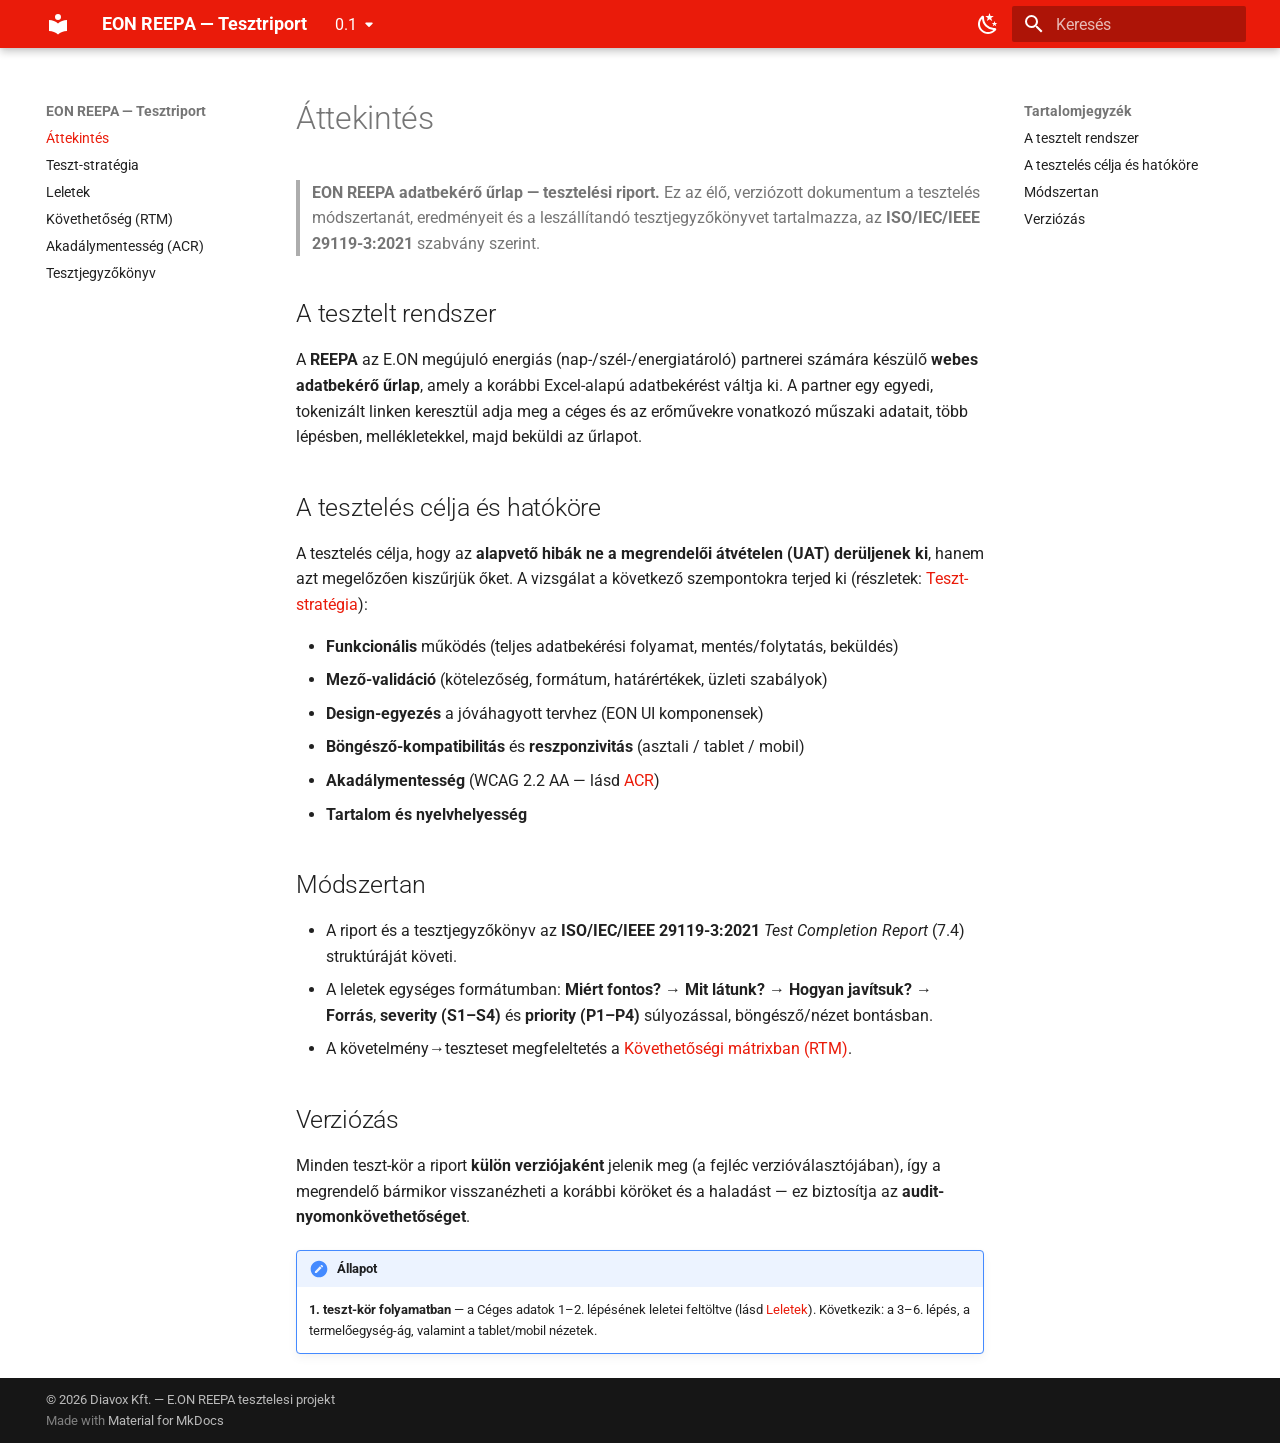
<file: 0.1/index.html>
<!doctype html>
<html lang="hu" class="no-js">
  <head>
    
      <meta charset="utf-8">
      <meta name="viewport" content="width=device-width,initial-scale=1">
      
        <meta name="description" content="Az EON REEPA adatbekero urlap tesztelesi riportja (ISO/IEC/IEEE 29119-3:2021)">
      
      
        <meta name="author" content="Diavox Kft.">
      
      
      
      
        <link rel="next" href="teszt-strategia/">
      
      
        
      
      
      <link rel="icon" href="assets/images/favicon.png">
      <meta name="generator" content="mkdocs-1.6.1, mkdocs-material-9.7.6">
    
    
      
        <title>EON REEPA — Tesztriport</title>
      
    
    
      <link rel="stylesheet" href="assets/stylesheets/main.484c7ddc.min.css">
      
        
        <link rel="stylesheet" href="assets/stylesheets/palette.ab4e12ef.min.css">
      
      


    
    
      
    
    
      
        
        
        <link rel="preconnect" href="https://fonts.gstatic.com" crossorigin>
        <link rel="stylesheet" href="https://fonts.googleapis.com/css?family=Roboto:300,300i,400,400i,700,700i%7CRoboto+Mono:400,400i,700,700i&display=fallback">
        <style>:root{--md-text-font:"Roboto";--md-code-font:"Roboto Mono"}</style>
      
    
    
      <link rel="stylesheet" href="stylesheets/extra.css">
    
    <script>__md_scope=new URL(".",location),__md_hash=e=>[...e].reduce(((e,_)=>(e<<5)-e+_.charCodeAt(0)),0),__md_get=(e,_=localStorage,t=__md_scope)=>JSON.parse(_.getItem(t.pathname+"."+e)),__md_set=(e,_,t=localStorage,a=__md_scope)=>{try{t.setItem(a.pathname+"."+e,JSON.stringify(_))}catch(e){}}</script>
    
      

    
    
  </head>
  
  
    
    
      
    
    
    
    
    <body dir="ltr" data-md-color-scheme="default" data-md-color-primary="custom" data-md-color-accent="custom">
  
    
    <input class="md-toggle" data-md-toggle="drawer" type="checkbox" id="__drawer" autocomplete="off">
    <input class="md-toggle" data-md-toggle="search" type="checkbox" id="__search" autocomplete="off">
    <label class="md-overlay" for="__drawer"></label>
    <div data-md-component="skip">
      
        
        <a href="#attekintes" class="md-skip">
          Kihagyás
        </a>
      
    </div>
    <div data-md-component="announce">
      
    </div>
    
      <div data-md-color-scheme="default" data-md-component="outdated" hidden>
        
      </div>
    
    
      

  

<header class="md-header md-header--shadow" data-md-component="header">
  <nav class="md-header__inner md-grid" aria-label="Élőfej">
    <a href="." title="EON REEPA — Tesztriport" class="md-header__button md-logo" aria-label="EON REEPA — Tesztriport" data-md-component="logo">
      
  
  <svg xmlns="http://www.w3.org/2000/svg" viewBox="0 0 24 24"><path d="M12 8a3 3 0 0 0 3-3 3 3 0 0 0-3-3 3 3 0 0 0-3 3 3 3 0 0 0 3 3m0 3.54C9.64 9.35 6.5 8 3 8v11c3.5 0 6.64 1.35 9 3.54 2.36-2.19 5.5-3.54 9-3.54V8c-3.5 0-6.64 1.35-9 3.54"/></svg>

    </a>
    <label class="md-header__button md-icon" for="__drawer">
      
      <svg xmlns="http://www.w3.org/2000/svg" viewBox="0 0 24 24"><path d="M3 6h18v2H3zm0 5h18v2H3zm0 5h18v2H3z"/></svg>
    </label>
    <div class="md-header__title" data-md-component="header-title">
      <div class="md-header__ellipsis">
        <div class="md-header__topic">
          <span class="md-ellipsis">
            EON REEPA — Tesztriport
          </span>
        </div>
        <div class="md-header__topic" data-md-component="header-topic">
          <span class="md-ellipsis">
            
              Áttekintés
            
          </span>
        </div>
      </div>
    </div>
    
      
        <form class="md-header__option" data-md-component="palette">
  
    
    
    
    <input class="md-option" data-md-color-media="" data-md-color-scheme="default" data-md-color-primary="custom" data-md-color-accent="custom"  aria-label="Sotet mod"  type="radio" name="__palette" id="__palette_0">
    
      <label class="md-header__button md-icon" title="Sotet mod" for="__palette_1" hidden>
        <svg xmlns="http://www.w3.org/2000/svg" viewBox="0 0 24 24"><path d="m17.75 4.09-2.53 1.94.91 3.06-2.63-1.81-2.63 1.81.91-3.06-2.53-1.94L12.44 4l1.06-3 1.06 3zm3.5 6.91-1.64 1.25.59 1.98-1.7-1.17-1.7 1.17.59-1.98L15.75 11l2.06-.05L18.5 9l.69 1.95zm-2.28 4.95c.83-.08 1.72 1.1 1.19 1.85-.32.45-.66.87-1.08 1.27C15.17 23 8.84 23 4.94 19.07c-3.91-3.9-3.91-10.24 0-14.14.4-.4.82-.76 1.27-1.08.75-.53 1.93.36 1.85 1.19-.27 2.86.69 5.83 2.89 8.02a9.96 9.96 0 0 0 8.02 2.89m-1.64 2.02a12.08 12.08 0 0 1-7.8-3.47c-2.17-2.19-3.33-5-3.49-7.82-2.81 3.14-2.7 7.96.31 10.98 3.02 3.01 7.84 3.12 10.98.31"/></svg>
      </label>
    
  
    
    
    
    <input class="md-option" data-md-color-media="" data-md-color-scheme="slate" data-md-color-primary="custom" data-md-color-accent="custom"  aria-label="Vilagos mod"  type="radio" name="__palette" id="__palette_1">
    
      <label class="md-header__button md-icon" title="Vilagos mod" for="__palette_0" hidden>
        <svg xmlns="http://www.w3.org/2000/svg" viewBox="0 0 24 24"><path d="M12 7a5 5 0 0 1 5 5 5 5 0 0 1-5 5 5 5 0 0 1-5-5 5 5 0 0 1 5-5m0 2a3 3 0 0 0-3 3 3 3 0 0 0 3 3 3 3 0 0 0 3-3 3 3 0 0 0-3-3m0-7 2.39 3.42C13.65 5.15 12.84 5 12 5s-1.65.15-2.39.42zM3.34 7l4.16-.35A7.2 7.2 0 0 0 5.94 8.5c-.44.74-.69 1.5-.83 2.29zm.02 10 1.76-3.77a7.131 7.131 0 0 0 2.38 4.14zM20.65 7l-1.77 3.79a7.02 7.02 0 0 0-2.38-4.15zm-.01 10-4.14.36c.59-.51 1.12-1.14 1.54-1.86.42-.73.69-1.5.83-2.29zM12 22l-2.41-3.44c.74.27 1.55.44 2.41.44.82 0 1.63-.17 2.37-.44z"/></svg>
      </label>
    
  
</form>
      
    
    
      <script>var palette=__md_get("__palette");if(palette&&palette.color){if("(prefers-color-scheme)"===palette.color.media){var media=matchMedia("(prefers-color-scheme: light)"),input=document.querySelector(media.matches?"[data-md-color-media='(prefers-color-scheme: light)']":"[data-md-color-media='(prefers-color-scheme: dark)']");palette.color.media=input.getAttribute("data-md-color-media"),palette.color.scheme=input.getAttribute("data-md-color-scheme"),palette.color.primary=input.getAttribute("data-md-color-primary"),palette.color.accent=input.getAttribute("data-md-color-accent")}for(var[key,value]of Object.entries(palette.color))document.body.setAttribute("data-md-color-"+key,value)}</script>
    
    
    
      
      
        <label class="md-header__button md-icon" for="__search">
          
          <svg xmlns="http://www.w3.org/2000/svg" viewBox="0 0 24 24"><path d="M9.5 3A6.5 6.5 0 0 1 16 9.5c0 1.61-.59 3.09-1.56 4.23l.27.27h.79l5 5-1.5 1.5-5-5v-.79l-.27-.27A6.52 6.52 0 0 1 9.5 16 6.5 6.5 0 0 1 3 9.5 6.5 6.5 0 0 1 9.5 3m0 2C7 5 5 7 5 9.5S7 14 9.5 14 14 12 14 9.5 12 5 9.5 5"/></svg>
        </label>
        <div class="md-search" data-md-component="search" role="dialog">
  <label class="md-search__overlay" for="__search"></label>
  <div class="md-search__inner" role="search">
    <form class="md-search__form" name="search">
      <input type="text" class="md-search__input" name="query" aria-label="Keresés" placeholder="Keresés" autocapitalize="off" autocorrect="off" autocomplete="off" spellcheck="false" data-md-component="search-query" required>
      <label class="md-search__icon md-icon" for="__search">
        
        <svg xmlns="http://www.w3.org/2000/svg" viewBox="0 0 24 24"><path d="M9.5 3A6.5 6.5 0 0 1 16 9.5c0 1.61-.59 3.09-1.56 4.23l.27.27h.79l5 5-1.5 1.5-5-5v-.79l-.27-.27A6.52 6.52 0 0 1 9.5 16 6.5 6.5 0 0 1 3 9.5 6.5 6.5 0 0 1 9.5 3m0 2C7 5 5 7 5 9.5S7 14 9.5 14 14 12 14 9.5 12 5 9.5 5"/></svg>
        
        <svg xmlns="http://www.w3.org/2000/svg" viewBox="0 0 24 24"><path d="M20 11v2H8l5.5 5.5-1.42 1.42L4.16 12l7.92-7.92L13.5 5.5 8 11z"/></svg>
      </label>
      <nav class="md-search__options" aria-label="Keresés">
        
        <button type="reset" class="md-search__icon md-icon" title="Törlés" aria-label="Törlés" tabindex="-1">
          
          <svg xmlns="http://www.w3.org/2000/svg" viewBox="0 0 24 24"><path d="M19 6.41 17.59 5 12 10.59 6.41 5 5 6.41 10.59 12 5 17.59 6.41 19 12 13.41 17.59 19 19 17.59 13.41 12z"/></svg>
        </button>
      </nav>
      
        <div class="md-search__suggest" data-md-component="search-suggest"></div>
      
    </form>
    <div class="md-search__output">
      <div class="md-search__scrollwrap" tabindex="0" data-md-scrollfix>
        <div class="md-search-result" data-md-component="search-result">
          <div class="md-search-result__meta">
            Keresés inicializálása
          </div>
          <ol class="md-search-result__list" role="presentation"></ol>
        </div>
      </div>
    </div>
  </div>
</div>
      
    
    
  </nav>
  
</header>
    
    <div class="md-container" data-md-component="container">
      
      
        
          
        
      
      <main class="md-main" data-md-component="main">
        <div class="md-main__inner md-grid">
          
            
              
              <div class="md-sidebar md-sidebar--primary" data-md-component="sidebar" data-md-type="navigation" >
                <div class="md-sidebar__scrollwrap">
                  <div class="md-sidebar__inner">
                    



<nav class="md-nav md-nav--primary" aria-label="Navigáció" data-md-level="0">
  <label class="md-nav__title" for="__drawer">
    <a href="." title="EON REEPA — Tesztriport" class="md-nav__button md-logo" aria-label="EON REEPA — Tesztriport" data-md-component="logo">
      
  
  <svg xmlns="http://www.w3.org/2000/svg" viewBox="0 0 24 24"><path d="M12 8a3 3 0 0 0 3-3 3 3 0 0 0-3-3 3 3 0 0 0-3 3 3 3 0 0 0 3 3m0 3.54C9.64 9.35 6.5 8 3 8v11c3.5 0 6.64 1.35 9 3.54 2.36-2.19 5.5-3.54 9-3.54V8c-3.5 0-6.64 1.35-9 3.54"/></svg>

    </a>
    EON REEPA — Tesztriport
  </label>
  
  <ul class="md-nav__list" data-md-scrollfix>
    
      
      
  
  
    
  
  
  
    <li class="md-nav__item md-nav__item--active">
      
      <input class="md-nav__toggle md-toggle" type="checkbox" id="__toc">
      
      
        
      
      
        <label class="md-nav__link md-nav__link--active" for="__toc">
          
  
  
  <span class="md-ellipsis">
    
  
    Áttekintés
  

    
  </span>
  
  

          <span class="md-nav__icon md-icon"></span>
        </label>
      
      <a href="." class="md-nav__link md-nav__link--active">
        
  
  
  <span class="md-ellipsis">
    
  
    Áttekintés
  

    
  </span>
  
  

      </a>
      
        

<nav class="md-nav md-nav--secondary" aria-label="Tartalomjegyzék">
  
  
  
    
  
  
    <label class="md-nav__title" for="__toc">
      <span class="md-nav__icon md-icon"></span>
      Tartalomjegyzék
    </label>
    <ul class="md-nav__list" data-md-component="toc" data-md-scrollfix>
      
        <li class="md-nav__item">
  <a href="#a-tesztelt-rendszer" class="md-nav__link">
    <span class="md-ellipsis">
      
        A tesztelt rendszer
      
    </span>
  </a>
  
</li>
      
        <li class="md-nav__item">
  <a href="#a-teszteles-celja-es-hatokore" class="md-nav__link">
    <span class="md-ellipsis">
      
        A tesztelés célja és hatóköre
      
    </span>
  </a>
  
</li>
      
        <li class="md-nav__item">
  <a href="#modszertan" class="md-nav__link">
    <span class="md-ellipsis">
      
        Módszertan
      
    </span>
  </a>
  
</li>
      
        <li class="md-nav__item">
  <a href="#verziozas" class="md-nav__link">
    <span class="md-ellipsis">
      
        Verziózás
      
    </span>
  </a>
  
</li>
      
    </ul>
  
</nav>
      
    </li>
  

    
      
      
  
  
  
  
    <li class="md-nav__item">
      <a href="teszt-strategia/" class="md-nav__link">
        
  
  
  <span class="md-ellipsis">
    
  
    Teszt-stratégia
  

    
  </span>
  
  

      </a>
    </li>
  

    
      
      
  
  
  
  
    <li class="md-nav__item">
      <a href="leletek/" class="md-nav__link">
        
  
  
  <span class="md-ellipsis">
    
  
    Leletek
  

    
  </span>
  
  

      </a>
    </li>
  

    
      
      
  
  
  
  
    <li class="md-nav__item">
      <a href="rtm/" class="md-nav__link">
        
  
  
  <span class="md-ellipsis">
    
  
    Követhetőség (RTM)
  

    
  </span>
  
  

      </a>
    </li>
  

    
      
      
  
  
  
  
    <li class="md-nav__item">
      <a href="akadalymentesseg/" class="md-nav__link">
        
  
  
  <span class="md-ellipsis">
    
  
    Akadálymentesség (ACR)
  

    
  </span>
  
  

      </a>
    </li>
  

    
      
      
  
  
  
  
    <li class="md-nav__item">
      <a href="tesztjegyzokonyv/" class="md-nav__link">
        
  
  
  <span class="md-ellipsis">
    
  
    Tesztjegyzőkönyv
  

    
  </span>
  
  

      </a>
    </li>
  

    
  </ul>
</nav>
                  </div>
                </div>
              </div>
            
            
              
              <div class="md-sidebar md-sidebar--secondary" data-md-component="sidebar" data-md-type="toc" >
                <div class="md-sidebar__scrollwrap">
                  <div class="md-sidebar__inner">
                    

<nav class="md-nav md-nav--secondary" aria-label="Tartalomjegyzék">
  
  
  
    
  
  
    <label class="md-nav__title" for="__toc">
      <span class="md-nav__icon md-icon"></span>
      Tartalomjegyzék
    </label>
    <ul class="md-nav__list" data-md-component="toc" data-md-scrollfix>
      
        <li class="md-nav__item">
  <a href="#a-tesztelt-rendszer" class="md-nav__link">
    <span class="md-ellipsis">
      
        A tesztelt rendszer
      
    </span>
  </a>
  
</li>
      
        <li class="md-nav__item">
  <a href="#a-teszteles-celja-es-hatokore" class="md-nav__link">
    <span class="md-ellipsis">
      
        A tesztelés célja és hatóköre
      
    </span>
  </a>
  
</li>
      
        <li class="md-nav__item">
  <a href="#modszertan" class="md-nav__link">
    <span class="md-ellipsis">
      
        Módszertan
      
    </span>
  </a>
  
</li>
      
        <li class="md-nav__item">
  <a href="#verziozas" class="md-nav__link">
    <span class="md-ellipsis">
      
        Verziózás
      
    </span>
  </a>
  
</li>
      
    </ul>
  
</nav>
                  </div>
                </div>
              </div>
            
          
          
            <div class="md-content" data-md-component="content">
              
              <article class="md-content__inner md-typeset">
                
                  



<h1 id="attekintes">Áttekintés<a class="headerlink" href="#attekintes" title="Permanent link">&para;</a></h1>
<blockquote>
<p><strong>EON REEPA adatbekérő űrlap — tesztelési riport.</strong> Ez az élő, verziózott dokumentum a tesztelés módszertanát, eredményeit és a leszállítandó tesztjegyzőkönyvet tartalmazza, az <strong>ISO/IEC/IEEE 29119-3:2021</strong> szabvány szerint.</p>
</blockquote>
<h2 id="a-tesztelt-rendszer">A tesztelt rendszer<a class="headerlink" href="#a-tesztelt-rendszer" title="Permanent link">&para;</a></h2>
<p>A <strong>REEPA</strong> az E.ON megújuló energiás (nap-/szél-/energiatároló) partnerei számára készülő <strong>webes adatbekérő űrlap</strong>, amely a korábbi Excel-alapú adatbekérést váltja ki. A partner egy egyedi, tokenizált linken keresztül adja meg a céges és az erőművekre vonatkozó műszaki adatait, több lépésben, mellékletekkel, majd beküldi az űrlapot.</p>
<h2 id="a-teszteles-celja-es-hatokore">A tesztelés célja és hatóköre<a class="headerlink" href="#a-teszteles-celja-es-hatokore" title="Permanent link">&para;</a></h2>
<p>A tesztelés célja, hogy az <strong>alapvető hibák ne a megrendelői átvételen (UAT) derüljenek ki</strong>, hanem azt megelőzően kiszűrjük őket. A vizsgálat a következő szempontokra terjed ki (részletek: <a href="teszt-strategia/">Teszt-stratégia</a>):</p>
<ul>
<li><strong>Funkcionális</strong> működés (teljes adatbekérési folyamat, mentés/folytatás, beküldés)</li>
<li><strong>Mező-validáció</strong> (kötelezőség, formátum, határértékek, üzleti szabályok)</li>
<li><strong>Design-egyezés</strong> a jóváhagyott tervhez (EON UI komponensek)</li>
<li><strong>Böngésző-kompatibilitás</strong> és <strong>reszponzivitás</strong> (asztali / tablet / mobil)</li>
<li><strong>Akadálymentesség</strong> (WCAG 2.2 AA — lásd <a href="akadalymentesseg/">ACR</a>)</li>
<li><strong>Tartalom és nyelvhelyesség</strong></li>
</ul>
<h2 id="modszertan">Módszertan<a class="headerlink" href="#modszertan" title="Permanent link">&para;</a></h2>
<ul>
<li>A riport és a tesztjegyzőkönyv az <strong>ISO/IEC/IEEE 29119-3:2021</strong> <em>Test Completion Report</em> (7.4) struktúráját követi.</li>
<li>A leletek egységes formátumban: <strong>Miért fontos? → Mit látunk? → Hogyan javítsuk? → Forrás</strong>, <strong>severity (S1–S4)</strong> és <strong>priority (P1–P4)</strong> súlyozással, böngésző/nézet bontásban.</li>
<li>A követelmény→teszteset megfeleltetés a <a href="rtm/">Követhetőségi mátrixban (RTM)</a>.</li>
</ul>
<h2 id="verziozas">Verziózás<a class="headerlink" href="#verziozas" title="Permanent link">&para;</a></h2>
<p>Minden teszt-kör a riport <strong>külön verziójaként</strong> jelenik meg (a fejléc verzióválasztójában), így a megrendelő bármikor visszanézheti a korábbi köröket és a haladást — ez biztosítja az <strong>audit-nyomonkövethetőséget</strong>.</p>
<div class="admonition note">
<p class="admonition-title">Állapot</p>
<p><strong>1. teszt-kör folyamatban</strong> — a Céges adatok 1–2. lépésének leletei feltöltve (lásd <a href="leletek/">Leletek</a>). Következik: a 3–6. lépés, a termelőegység-ág, valamint a tablet/mobil nézetek.</p>
</div>












                
              </article>
            </div>
          
          
<script>var target=document.getElementById(location.hash.slice(1));target&&target.name&&(target.checked=target.name.startsWith("__tabbed_"))</script>
        </div>
        
          <button type="button" class="md-top md-icon" data-md-component="top" hidden>
  
  <svg xmlns="http://www.w3.org/2000/svg" viewBox="0 0 24 24"><path d="M13 20h-2V8l-5.5 5.5-1.42-1.42L12 4.16l7.92 7.92-1.42 1.42L13 8z"/></svg>
  Vissza a tetejére
</button>
        
      </main>
      
        <footer class="md-footer">
  
  <div class="md-footer-meta md-typeset">
    <div class="md-footer-meta__inner md-grid">
      <div class="md-copyright">
  
    <div class="md-copyright__highlight">
      &copy; 2026 Diavox Kft. — E.ON REEPA tesztelesi projekt
    </div>
  
  
    Made with
    <a href="https://squidfunk.github.io/mkdocs-material/" target="_blank" rel="noopener">
      Material for MkDocs
    </a>
  
</div>
      
    </div>
  </div>
</footer>
      
    </div>
    <div class="md-dialog" data-md-component="dialog">
      <div class="md-dialog__inner md-typeset"></div>
    </div>
    
    
    
      
      
      <script id="__config" type="application/json">{"annotate": null, "base": ".", "features": ["navigation.sections", "navigation.top", "navigation.tracking", "toc.follow", "search.suggest", "search.highlight", "content.code.copy"], "search": "assets/javascripts/workers/search.2c215733.min.js", "tags": null, "translations": {"clipboard.copied": "V\u00e1g\u00f3lapra m\u00e1solva", "clipboard.copy": "M\u00e1sol\u00e1s v\u00e1g\u00f3lapra", "search.result.more.one": "1 tov\u00e1bbi tal\u00e1lat az oldalon", "search.result.more.other": "# tov\u00e1bbi tal\u00e1lat az oldalon", "search.result.none": "Nincs tal\u00e1lat", "search.result.one": "1 egyez\u0151 dokumentum", "search.result.other": "# egyez\u0151 dokumentum", "search.result.placeholder": "Keres\u00e9shez \u00edrj ide valamit", "search.result.term.missing": "\u00dcres", "select.version": "Verzi\u00f3v\u00e1lt\u00e1s"}, "version": {"default": "latest", "provider": "mike"}}</script>
    
    
      <script src="assets/javascripts/bundle.79ae519e.min.js"></script>
      
    
  </body>
</html>
</file>
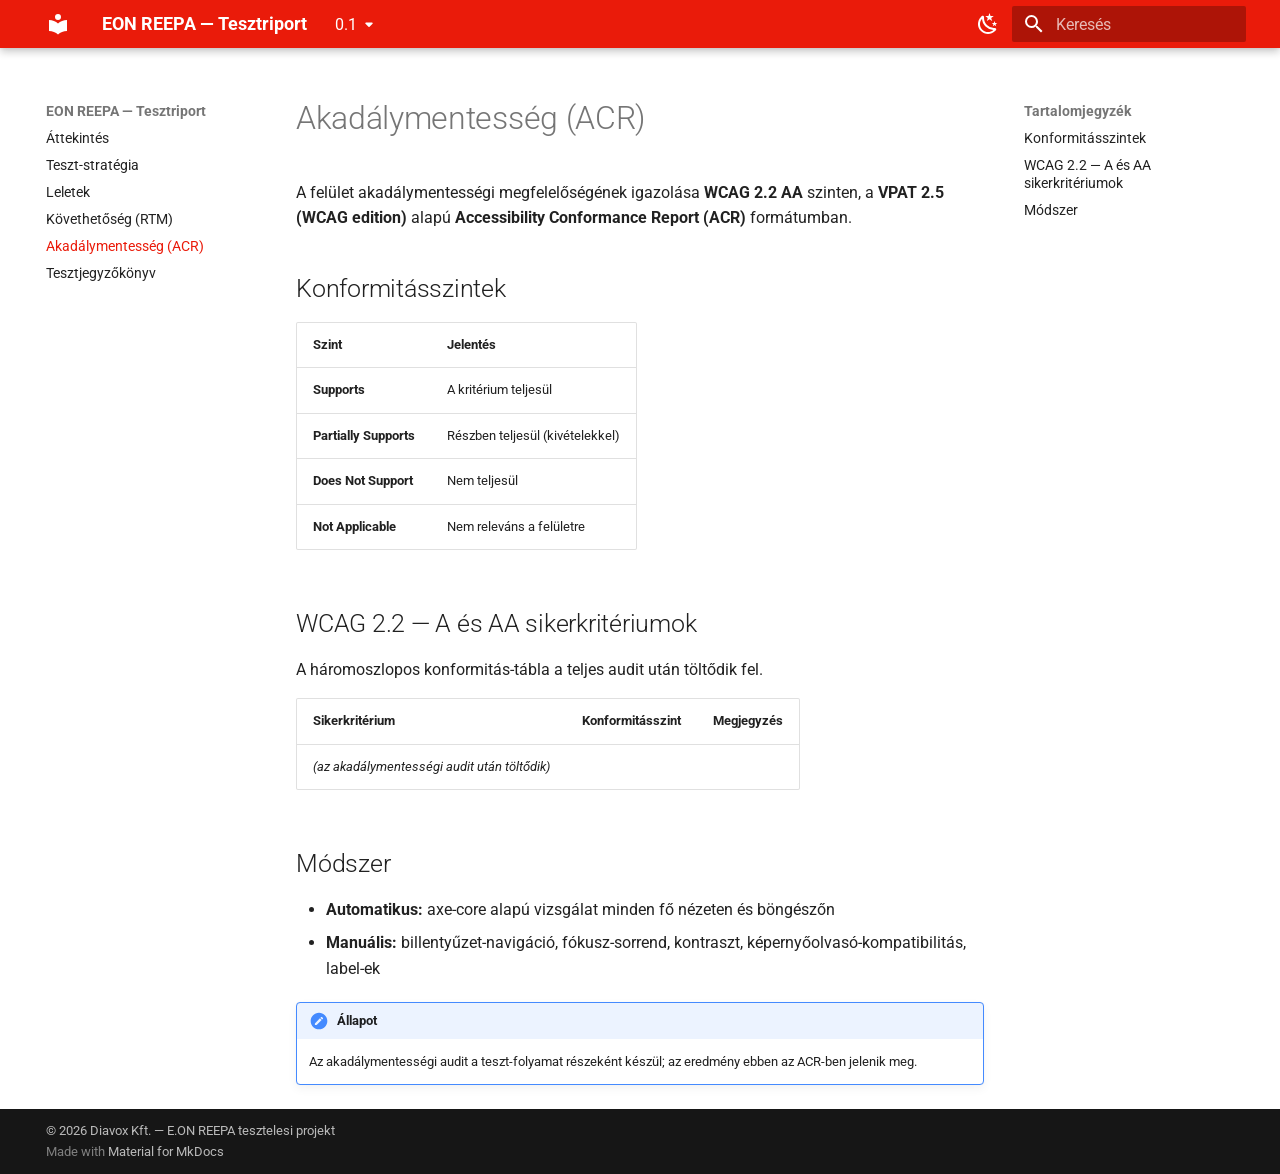
<file: 0.1/akadalymentesseg/index.html>
<!doctype html>
<html lang="hu" class="no-js">
  <head>
    
      <meta charset="utf-8">
      <meta name="viewport" content="width=device-width,initial-scale=1">
      
        <meta name="description" content="Az EON REEPA adatbekero urlap tesztelesi riportja (ISO/IEC/IEEE 29119-3:2021)">
      
      
        <meta name="author" content="Diavox Kft.">
      
      
      
        <link rel="prev" href="../rtm/">
      
      
        <link rel="next" href="../tesztjegyzokonyv/">
      
      
        
      
      
      <link rel="icon" href="../assets/images/favicon.png">
      <meta name="generator" content="mkdocs-1.6.1, mkdocs-material-9.7.6">
    
    
      
        <title>Akadálymentesség (ACR) - EON REEPA — Tesztriport</title>
      
    
    
      <link rel="stylesheet" href="../assets/stylesheets/main.484c7ddc.min.css">
      
        
        <link rel="stylesheet" href="../assets/stylesheets/palette.ab4e12ef.min.css">
      
      


    
    
      
    
    
      
        
        
        <link rel="preconnect" href="https://fonts.gstatic.com" crossorigin>
        <link rel="stylesheet" href="https://fonts.googleapis.com/css?family=Roboto:300,300i,400,400i,700,700i%7CRoboto+Mono:400,400i,700,700i&display=fallback">
        <style>:root{--md-text-font:"Roboto";--md-code-font:"Roboto Mono"}</style>
      
    
    
      <link rel="stylesheet" href="../stylesheets/extra.css">
    
    <script>__md_scope=new URL("..",location),__md_hash=e=>[...e].reduce(((e,_)=>(e<<5)-e+_.charCodeAt(0)),0),__md_get=(e,_=localStorage,t=__md_scope)=>JSON.parse(_.getItem(t.pathname+"."+e)),__md_set=(e,_,t=localStorage,a=__md_scope)=>{try{t.setItem(a.pathname+"."+e,JSON.stringify(_))}catch(e){}}</script>
    
      

    
    
  </head>
  
  
    
    
      
    
    
    
    
    <body dir="ltr" data-md-color-scheme="default" data-md-color-primary="custom" data-md-color-accent="custom">
  
    
    <input class="md-toggle" data-md-toggle="drawer" type="checkbox" id="__drawer" autocomplete="off">
    <input class="md-toggle" data-md-toggle="search" type="checkbox" id="__search" autocomplete="off">
    <label class="md-overlay" for="__drawer"></label>
    <div data-md-component="skip">
      
        
        <a href="#akadalymentesseg-acr" class="md-skip">
          Kihagyás
        </a>
      
    </div>
    <div data-md-component="announce">
      
    </div>
    
      <div data-md-color-scheme="default" data-md-component="outdated" hidden>
        
      </div>
    
    
      

  

<header class="md-header md-header--shadow" data-md-component="header">
  <nav class="md-header__inner md-grid" aria-label="Élőfej">
    <a href=".." title="EON REEPA — Tesztriport" class="md-header__button md-logo" aria-label="EON REEPA — Tesztriport" data-md-component="logo">
      
  
  <svg xmlns="http://www.w3.org/2000/svg" viewBox="0 0 24 24"><path d="M12 8a3 3 0 0 0 3-3 3 3 0 0 0-3-3 3 3 0 0 0-3 3 3 3 0 0 0 3 3m0 3.54C9.64 9.35 6.5 8 3 8v11c3.5 0 6.64 1.35 9 3.54 2.36-2.19 5.5-3.54 9-3.54V8c-3.5 0-6.64 1.35-9 3.54"/></svg>

    </a>
    <label class="md-header__button md-icon" for="__drawer">
      
      <svg xmlns="http://www.w3.org/2000/svg" viewBox="0 0 24 24"><path d="M3 6h18v2H3zm0 5h18v2H3zm0 5h18v2H3z"/></svg>
    </label>
    <div class="md-header__title" data-md-component="header-title">
      <div class="md-header__ellipsis">
        <div class="md-header__topic">
          <span class="md-ellipsis">
            EON REEPA — Tesztriport
          </span>
        </div>
        <div class="md-header__topic" data-md-component="header-topic">
          <span class="md-ellipsis">
            
              Akadálymentesség (ACR)
            
          </span>
        </div>
      </div>
    </div>
    
      
        <form class="md-header__option" data-md-component="palette">
  
    
    
    
    <input class="md-option" data-md-color-media="" data-md-color-scheme="default" data-md-color-primary="custom" data-md-color-accent="custom"  aria-label="Sotet mod"  type="radio" name="__palette" id="__palette_0">
    
      <label class="md-header__button md-icon" title="Sotet mod" for="__palette_1" hidden>
        <svg xmlns="http://www.w3.org/2000/svg" viewBox="0 0 24 24"><path d="m17.75 4.09-2.53 1.94.91 3.06-2.63-1.81-2.63 1.81.91-3.06-2.53-1.94L12.44 4l1.06-3 1.06 3zm3.5 6.91-1.64 1.25.59 1.98-1.7-1.17-1.7 1.17.59-1.98L15.75 11l2.06-.05L18.5 9l.69 1.95zm-2.28 4.95c.83-.08 1.72 1.1 1.19 1.85-.32.45-.66.87-1.08 1.27C15.17 23 8.84 23 4.94 19.07c-3.91-3.9-3.91-10.24 0-14.14.4-.4.82-.76 1.27-1.08.75-.53 1.93.36 1.85 1.19-.27 2.86.69 5.83 2.89 8.02a9.96 9.96 0 0 0 8.02 2.89m-1.64 2.02a12.08 12.08 0 0 1-7.8-3.47c-2.17-2.19-3.33-5-3.49-7.82-2.81 3.14-2.7 7.96.31 10.98 3.02 3.01 7.84 3.12 10.98.31"/></svg>
      </label>
    
  
    
    
    
    <input class="md-option" data-md-color-media="" data-md-color-scheme="slate" data-md-color-primary="custom" data-md-color-accent="custom"  aria-label="Vilagos mod"  type="radio" name="__palette" id="__palette_1">
    
      <label class="md-header__button md-icon" title="Vilagos mod" for="__palette_0" hidden>
        <svg xmlns="http://www.w3.org/2000/svg" viewBox="0 0 24 24"><path d="M12 7a5 5 0 0 1 5 5 5 5 0 0 1-5 5 5 5 0 0 1-5-5 5 5 0 0 1 5-5m0 2a3 3 0 0 0-3 3 3 3 0 0 0 3 3 3 3 0 0 0 3-3 3 3 0 0 0-3-3m0-7 2.39 3.42C13.65 5.15 12.84 5 12 5s-1.65.15-2.39.42zM3.34 7l4.16-.35A7.2 7.2 0 0 0 5.94 8.5c-.44.74-.69 1.5-.83 2.29zm.02 10 1.76-3.77a7.131 7.131 0 0 0 2.38 4.14zM20.65 7l-1.77 3.79a7.02 7.02 0 0 0-2.38-4.15zm-.01 10-4.14.36c.59-.51 1.12-1.14 1.54-1.86.42-.73.69-1.5.83-2.29zM12 22l-2.41-3.44c.74.27 1.55.44 2.41.44.82 0 1.63-.17 2.37-.44z"/></svg>
      </label>
    
  
</form>
      
    
    
      <script>var palette=__md_get("__palette");if(palette&&palette.color){if("(prefers-color-scheme)"===palette.color.media){var media=matchMedia("(prefers-color-scheme: light)"),input=document.querySelector(media.matches?"[data-md-color-media='(prefers-color-scheme: light)']":"[data-md-color-media='(prefers-color-scheme: dark)']");palette.color.media=input.getAttribute("data-md-color-media"),palette.color.scheme=input.getAttribute("data-md-color-scheme"),palette.color.primary=input.getAttribute("data-md-color-primary"),palette.color.accent=input.getAttribute("data-md-color-accent")}for(var[key,value]of Object.entries(palette.color))document.body.setAttribute("data-md-color-"+key,value)}</script>
    
    
    
      
      
        <label class="md-header__button md-icon" for="__search">
          
          <svg xmlns="http://www.w3.org/2000/svg" viewBox="0 0 24 24"><path d="M9.5 3A6.5 6.5 0 0 1 16 9.5c0 1.61-.59 3.09-1.56 4.23l.27.27h.79l5 5-1.5 1.5-5-5v-.79l-.27-.27A6.52 6.52 0 0 1 9.5 16 6.5 6.5 0 0 1 3 9.5 6.5 6.5 0 0 1 9.5 3m0 2C7 5 5 7 5 9.5S7 14 9.5 14 14 12 14 9.5 12 5 9.5 5"/></svg>
        </label>
        <div class="md-search" data-md-component="search" role="dialog">
  <label class="md-search__overlay" for="__search"></label>
  <div class="md-search__inner" role="search">
    <form class="md-search__form" name="search">
      <input type="text" class="md-search__input" name="query" aria-label="Keresés" placeholder="Keresés" autocapitalize="off" autocorrect="off" autocomplete="off" spellcheck="false" data-md-component="search-query" required>
      <label class="md-search__icon md-icon" for="__search">
        
        <svg xmlns="http://www.w3.org/2000/svg" viewBox="0 0 24 24"><path d="M9.5 3A6.5 6.5 0 0 1 16 9.5c0 1.61-.59 3.09-1.56 4.23l.27.27h.79l5 5-1.5 1.5-5-5v-.79l-.27-.27A6.52 6.52 0 0 1 9.5 16 6.5 6.5 0 0 1 3 9.5 6.5 6.5 0 0 1 9.5 3m0 2C7 5 5 7 5 9.5S7 14 9.5 14 14 12 14 9.5 12 5 9.5 5"/></svg>
        
        <svg xmlns="http://www.w3.org/2000/svg" viewBox="0 0 24 24"><path d="M20 11v2H8l5.5 5.5-1.42 1.42L4.16 12l7.92-7.92L13.5 5.5 8 11z"/></svg>
      </label>
      <nav class="md-search__options" aria-label="Keresés">
        
        <button type="reset" class="md-search__icon md-icon" title="Törlés" aria-label="Törlés" tabindex="-1">
          
          <svg xmlns="http://www.w3.org/2000/svg" viewBox="0 0 24 24"><path d="M19 6.41 17.59 5 12 10.59 6.41 5 5 6.41 10.59 12 5 17.59 6.41 19 12 13.41 17.59 19 19 17.59 13.41 12z"/></svg>
        </button>
      </nav>
      
        <div class="md-search__suggest" data-md-component="search-suggest"></div>
      
    </form>
    <div class="md-search__output">
      <div class="md-search__scrollwrap" tabindex="0" data-md-scrollfix>
        <div class="md-search-result" data-md-component="search-result">
          <div class="md-search-result__meta">
            Keresés inicializálása
          </div>
          <ol class="md-search-result__list" role="presentation"></ol>
        </div>
      </div>
    </div>
  </div>
</div>
      
    
    
  </nav>
  
</header>
    
    <div class="md-container" data-md-component="container">
      
      
        
          
        
      
      <main class="md-main" data-md-component="main">
        <div class="md-main__inner md-grid">
          
            
              
              <div class="md-sidebar md-sidebar--primary" data-md-component="sidebar" data-md-type="navigation" >
                <div class="md-sidebar__scrollwrap">
                  <div class="md-sidebar__inner">
                    



<nav class="md-nav md-nav--primary" aria-label="Navigáció" data-md-level="0">
  <label class="md-nav__title" for="__drawer">
    <a href=".." title="EON REEPA — Tesztriport" class="md-nav__button md-logo" aria-label="EON REEPA — Tesztriport" data-md-component="logo">
      
  
  <svg xmlns="http://www.w3.org/2000/svg" viewBox="0 0 24 24"><path d="M12 8a3 3 0 0 0 3-3 3 3 0 0 0-3-3 3 3 0 0 0-3 3 3 3 0 0 0 3 3m0 3.54C9.64 9.35 6.5 8 3 8v11c3.5 0 6.64 1.35 9 3.54 2.36-2.19 5.5-3.54 9-3.54V8c-3.5 0-6.64 1.35-9 3.54"/></svg>

    </a>
    EON REEPA — Tesztriport
  </label>
  
  <ul class="md-nav__list" data-md-scrollfix>
    
      
      
  
  
  
  
    <li class="md-nav__item">
      <a href=".." class="md-nav__link">
        
  
  
  <span class="md-ellipsis">
    
  
    Áttekintés
  

    
  </span>
  
  

      </a>
    </li>
  

    
      
      
  
  
  
  
    <li class="md-nav__item">
      <a href="../teszt-strategia/" class="md-nav__link">
        
  
  
  <span class="md-ellipsis">
    
  
    Teszt-stratégia
  

    
  </span>
  
  

      </a>
    </li>
  

    
      
      
  
  
  
  
    <li class="md-nav__item">
      <a href="../leletek/" class="md-nav__link">
        
  
  
  <span class="md-ellipsis">
    
  
    Leletek
  

    
  </span>
  
  

      </a>
    </li>
  

    
      
      
  
  
  
  
    <li class="md-nav__item">
      <a href="../rtm/" class="md-nav__link">
        
  
  
  <span class="md-ellipsis">
    
  
    Követhetőség (RTM)
  

    
  </span>
  
  

      </a>
    </li>
  

    
      
      
  
  
    
  
  
  
    <li class="md-nav__item md-nav__item--active">
      
      <input class="md-nav__toggle md-toggle" type="checkbox" id="__toc">
      
      
        
      
      
        <label class="md-nav__link md-nav__link--active" for="__toc">
          
  
  
  <span class="md-ellipsis">
    
  
    Akadálymentesség (ACR)
  

    
  </span>
  
  

          <span class="md-nav__icon md-icon"></span>
        </label>
      
      <a href="./" class="md-nav__link md-nav__link--active">
        
  
  
  <span class="md-ellipsis">
    
  
    Akadálymentesség (ACR)
  

    
  </span>
  
  

      </a>
      
        

<nav class="md-nav md-nav--secondary" aria-label="Tartalomjegyzék">
  
  
  
    
  
  
    <label class="md-nav__title" for="__toc">
      <span class="md-nav__icon md-icon"></span>
      Tartalomjegyzék
    </label>
    <ul class="md-nav__list" data-md-component="toc" data-md-scrollfix>
      
        <li class="md-nav__item">
  <a href="#konformitasszintek" class="md-nav__link">
    <span class="md-ellipsis">
      
        Konformitásszintek
      
    </span>
  </a>
  
</li>
      
        <li class="md-nav__item">
  <a href="#wcag-22-a-es-aa-sikerkriteriumok" class="md-nav__link">
    <span class="md-ellipsis">
      
        WCAG 2.2 — A és AA sikerkritériumok
      
    </span>
  </a>
  
</li>
      
        <li class="md-nav__item">
  <a href="#modszer" class="md-nav__link">
    <span class="md-ellipsis">
      
        Módszer
      
    </span>
  </a>
  
</li>
      
    </ul>
  
</nav>
      
    </li>
  

    
      
      
  
  
  
  
    <li class="md-nav__item">
      <a href="../tesztjegyzokonyv/" class="md-nav__link">
        
  
  
  <span class="md-ellipsis">
    
  
    Tesztjegyzőkönyv
  

    
  </span>
  
  

      </a>
    </li>
  

    
  </ul>
</nav>
                  </div>
                </div>
              </div>
            
            
              
              <div class="md-sidebar md-sidebar--secondary" data-md-component="sidebar" data-md-type="toc" >
                <div class="md-sidebar__scrollwrap">
                  <div class="md-sidebar__inner">
                    

<nav class="md-nav md-nav--secondary" aria-label="Tartalomjegyzék">
  
  
  
    
  
  
    <label class="md-nav__title" for="__toc">
      <span class="md-nav__icon md-icon"></span>
      Tartalomjegyzék
    </label>
    <ul class="md-nav__list" data-md-component="toc" data-md-scrollfix>
      
        <li class="md-nav__item">
  <a href="#konformitasszintek" class="md-nav__link">
    <span class="md-ellipsis">
      
        Konformitásszintek
      
    </span>
  </a>
  
</li>
      
        <li class="md-nav__item">
  <a href="#wcag-22-a-es-aa-sikerkriteriumok" class="md-nav__link">
    <span class="md-ellipsis">
      
        WCAG 2.2 — A és AA sikerkritériumok
      
    </span>
  </a>
  
</li>
      
        <li class="md-nav__item">
  <a href="#modszer" class="md-nav__link">
    <span class="md-ellipsis">
      
        Módszer
      
    </span>
  </a>
  
</li>
      
    </ul>
  
</nav>
                  </div>
                </div>
              </div>
            
          
          
            <div class="md-content" data-md-component="content">
              
              <article class="md-content__inner md-typeset">
                
                  



<h1 id="akadalymentesseg-acr">Akadálymentesség (ACR)<a class="headerlink" href="#akadalymentesseg-acr" title="Permanent link">&para;</a></h1>
<p>A felület akadálymentességi megfelelőségének igazolása <strong>WCAG 2.2 AA</strong> szinten, a <strong>VPAT 2.5 (WCAG edition)</strong> alapú <strong>Accessibility Conformance Report (ACR)</strong> formátumban.</p>
<h2 id="konformitasszintek">Konformitásszintek<a class="headerlink" href="#konformitasszintek" title="Permanent link">&para;</a></h2>
<table>
<thead>
<tr>
<th>Szint</th>
<th>Jelentés</th>
</tr>
</thead>
<tbody>
<tr>
<td><strong>Supports</strong></td>
<td>A kritérium teljesül</td>
</tr>
<tr>
<td><strong>Partially Supports</strong></td>
<td>Részben teljesül (kivételekkel)</td>
</tr>
<tr>
<td><strong>Does Not Support</strong></td>
<td>Nem teljesül</td>
</tr>
<tr>
<td><strong>Not Applicable</strong></td>
<td>Nem releváns a felületre</td>
</tr>
</tbody>
</table>
<h2 id="wcag-22-a-es-aa-sikerkriteriumok">WCAG 2.2 — A és AA sikerkritériumok<a class="headerlink" href="#wcag-22-a-es-aa-sikerkriteriumok" title="Permanent link">&para;</a></h2>
<p>A háromoszlopos konformitás-tábla a teljes audit után töltődik fel.</p>
<table>
<thead>
<tr>
<th>Sikerkritérium</th>
<th>Konformitásszint</th>
<th>Megjegyzés</th>
</tr>
</thead>
<tbody>
<tr>
<td><em>(az akadálymentességi audit után töltődik)</em></td>
<td></td>
<td></td>
</tr>
</tbody>
</table>
<h2 id="modszer">Módszer<a class="headerlink" href="#modszer" title="Permanent link">&para;</a></h2>
<ul>
<li><strong>Automatikus:</strong> axe-core alapú vizsgálat minden fő nézeten és böngészőn</li>
<li><strong>Manuális:</strong> billentyűzet-navigáció, fókusz-sorrend, kontraszt, képernyőolvasó-kompatibilitás, label-ek</li>
</ul>
<div class="admonition note">
<p class="admonition-title">Állapot</p>
<p>Az akadálymentességi audit a teszt-folyamat részeként készül; az eredmény ebben az ACR-ben jelenik meg.</p>
</div>












                
              </article>
            </div>
          
          
<script>var target=document.getElementById(location.hash.slice(1));target&&target.name&&(target.checked=target.name.startsWith("__tabbed_"))</script>
        </div>
        
          <button type="button" class="md-top md-icon" data-md-component="top" hidden>
  
  <svg xmlns="http://www.w3.org/2000/svg" viewBox="0 0 24 24"><path d="M13 20h-2V8l-5.5 5.5-1.42-1.42L12 4.16l7.92 7.92-1.42 1.42L13 8z"/></svg>
  Vissza a tetejére
</button>
        
      </main>
      
        <footer class="md-footer">
  
  <div class="md-footer-meta md-typeset">
    <div class="md-footer-meta__inner md-grid">
      <div class="md-copyright">
  
    <div class="md-copyright__highlight">
      &copy; 2026 Diavox Kft. — E.ON REEPA tesztelesi projekt
    </div>
  
  
    Made with
    <a href="https://squidfunk.github.io/mkdocs-material/" target="_blank" rel="noopener">
      Material for MkDocs
    </a>
  
</div>
      
    </div>
  </div>
</footer>
      
    </div>
    <div class="md-dialog" data-md-component="dialog">
      <div class="md-dialog__inner md-typeset"></div>
    </div>
    
    
    
      
      
      <script id="__config" type="application/json">{"annotate": null, "base": "..", "features": ["navigation.sections", "navigation.top", "navigation.tracking", "toc.follow", "search.suggest", "search.highlight", "content.code.copy"], "search": "../assets/javascripts/workers/search.2c215733.min.js", "tags": null, "translations": {"clipboard.copied": "V\u00e1g\u00f3lapra m\u00e1solva", "clipboard.copy": "M\u00e1sol\u00e1s v\u00e1g\u00f3lapra", "search.result.more.one": "1 tov\u00e1bbi tal\u00e1lat az oldalon", "search.result.more.other": "# tov\u00e1bbi tal\u00e1lat az oldalon", "search.result.none": "Nincs tal\u00e1lat", "search.result.one": "1 egyez\u0151 dokumentum", "search.result.other": "# egyez\u0151 dokumentum", "search.result.placeholder": "Keres\u00e9shez \u00edrj ide valamit", "search.result.term.missing": "\u00dcres", "select.version": "Verzi\u00f3v\u00e1lt\u00e1s"}, "version": {"default": "latest", "provider": "mike"}}</script>
    
    
      <script src="../assets/javascripts/bundle.79ae519e.min.js"></script>
      
    
  </body>
</html>
</file>
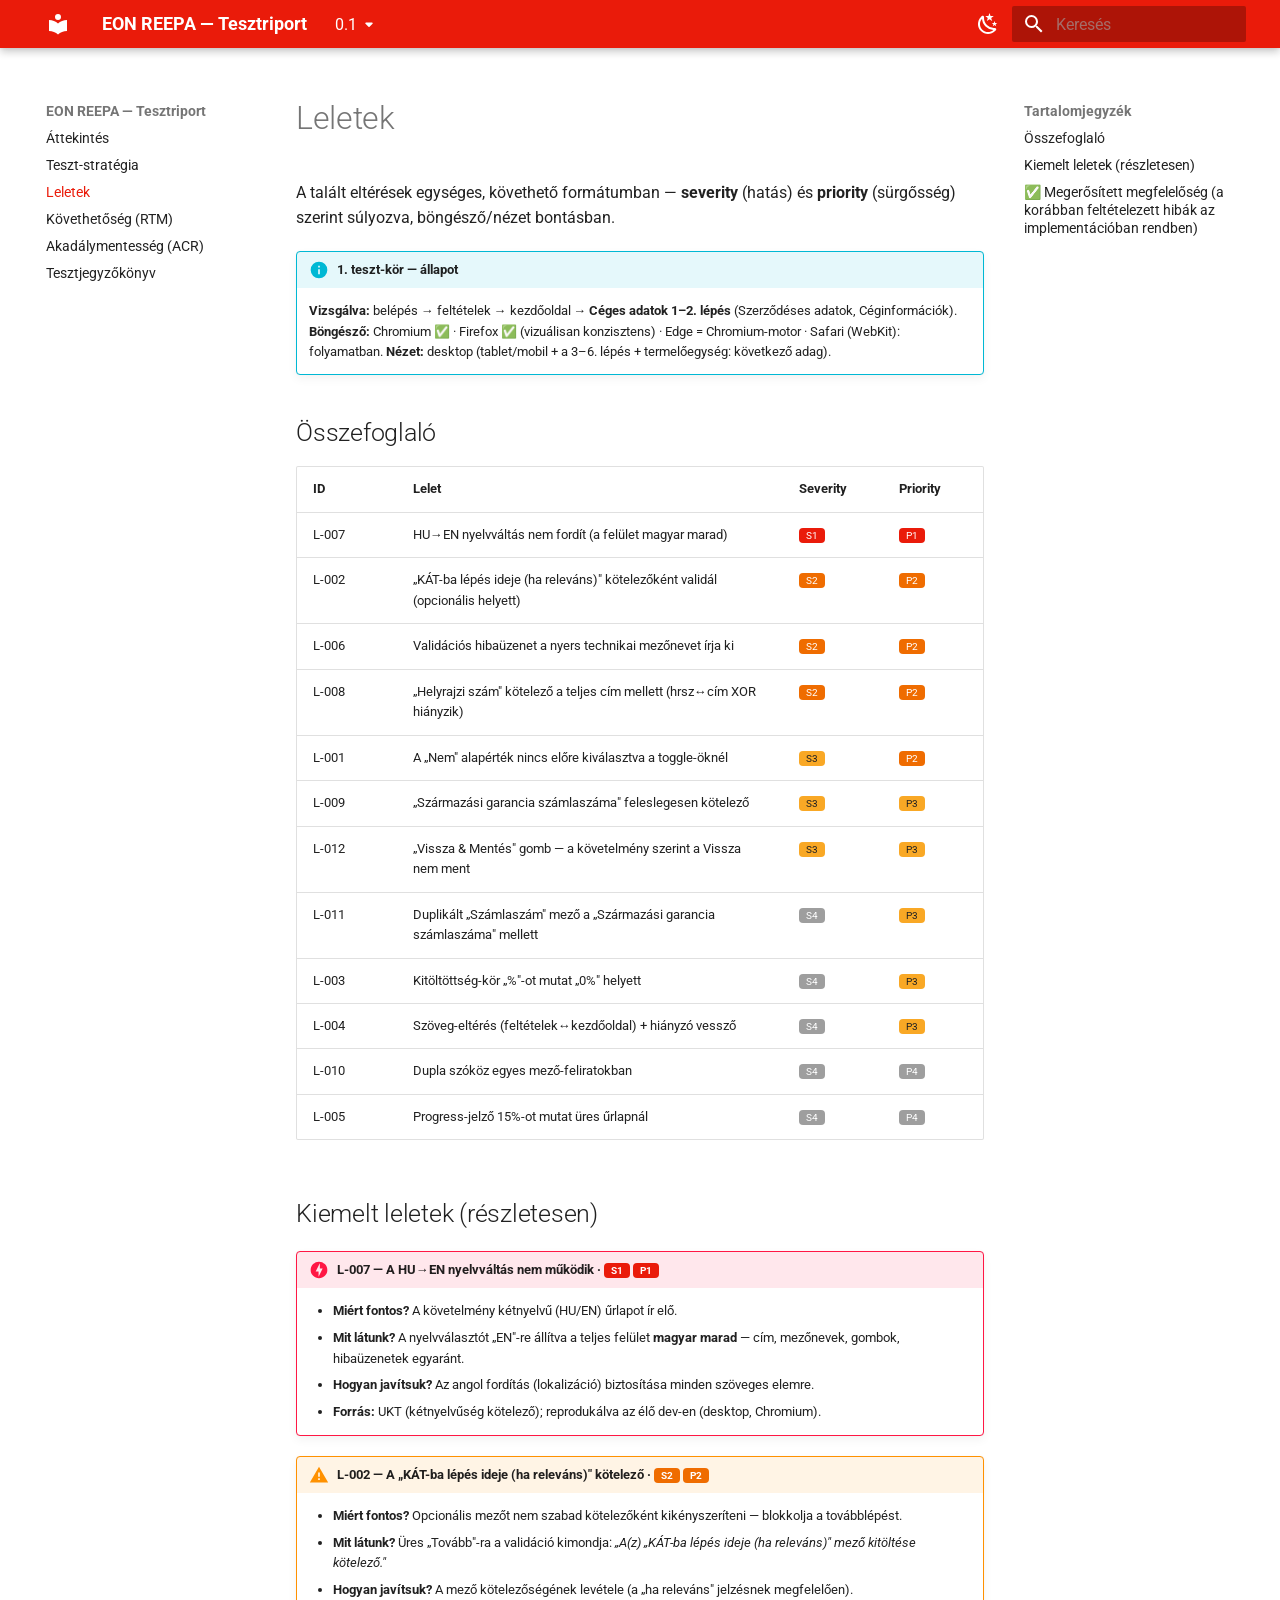
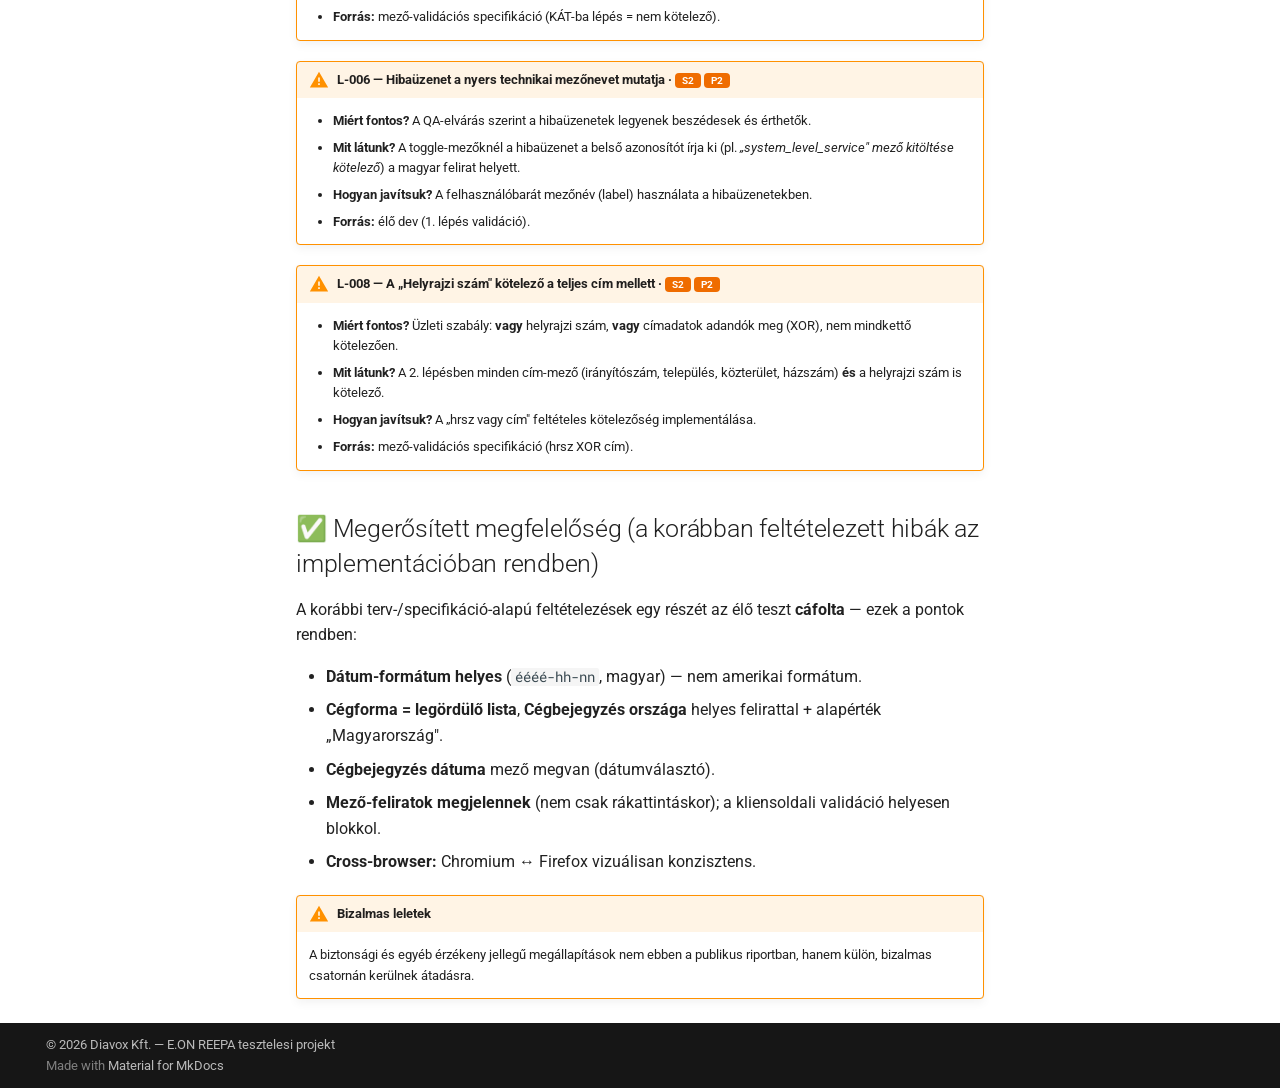
<file: 0.1/leletek/index.html>
<!doctype html>
<html lang="hu" class="no-js">
  <head>
    
      <meta charset="utf-8">
      <meta name="viewport" content="width=device-width,initial-scale=1">
      
        <meta name="description" content="Az EON REEPA adatbekero urlap tesztelesi riportja (ISO/IEC/IEEE 29119-3:2021)">
      
      
        <meta name="author" content="Diavox Kft.">
      
      
      
        <link rel="prev" href="../teszt-strategia/">
      
      
        <link rel="next" href="../rtm/">
      
      
        
      
      
      <link rel="icon" href="../assets/images/favicon.png">
      <meta name="generator" content="mkdocs-1.6.1, mkdocs-material-9.7.6">
    
    
      
        <title>Leletek - EON REEPA — Tesztriport</title>
      
    
    
      <link rel="stylesheet" href="../assets/stylesheets/main.484c7ddc.min.css">
      
        
        <link rel="stylesheet" href="../assets/stylesheets/palette.ab4e12ef.min.css">
      
      


    
    
      
    
    
      
        
        
        <link rel="preconnect" href="https://fonts.gstatic.com" crossorigin>
        <link rel="stylesheet" href="https://fonts.googleapis.com/css?family=Roboto:300,300i,400,400i,700,700i%7CRoboto+Mono:400,400i,700,700i&display=fallback">
        <style>:root{--md-text-font:"Roboto";--md-code-font:"Roboto Mono"}</style>
      
    
    
      <link rel="stylesheet" href="../stylesheets/extra.css">
    
    <script>__md_scope=new URL("..",location),__md_hash=e=>[...e].reduce(((e,_)=>(e<<5)-e+_.charCodeAt(0)),0),__md_get=(e,_=localStorage,t=__md_scope)=>JSON.parse(_.getItem(t.pathname+"."+e)),__md_set=(e,_,t=localStorage,a=__md_scope)=>{try{t.setItem(a.pathname+"."+e,JSON.stringify(_))}catch(e){}}</script>
    
      

    
    
  </head>
  
  
    
    
      
    
    
    
    
    <body dir="ltr" data-md-color-scheme="default" data-md-color-primary="custom" data-md-color-accent="custom">
  
    
    <input class="md-toggle" data-md-toggle="drawer" type="checkbox" id="__drawer" autocomplete="off">
    <input class="md-toggle" data-md-toggle="search" type="checkbox" id="__search" autocomplete="off">
    <label class="md-overlay" for="__drawer"></label>
    <div data-md-component="skip">
      
        
        <a href="#leletek" class="md-skip">
          Kihagyás
        </a>
      
    </div>
    <div data-md-component="announce">
      
    </div>
    
      <div data-md-color-scheme="default" data-md-component="outdated" hidden>
        
      </div>
    
    
      

  

<header class="md-header md-header--shadow" data-md-component="header">
  <nav class="md-header__inner md-grid" aria-label="Élőfej">
    <a href=".." title="EON REEPA — Tesztriport" class="md-header__button md-logo" aria-label="EON REEPA — Tesztriport" data-md-component="logo">
      
  
  <svg xmlns="http://www.w3.org/2000/svg" viewBox="0 0 24 24"><path d="M12 8a3 3 0 0 0 3-3 3 3 0 0 0-3-3 3 3 0 0 0-3 3 3 3 0 0 0 3 3m0 3.54C9.64 9.35 6.5 8 3 8v11c3.5 0 6.64 1.35 9 3.54 2.36-2.19 5.5-3.54 9-3.54V8c-3.5 0-6.64 1.35-9 3.54"/></svg>

    </a>
    <label class="md-header__button md-icon" for="__drawer">
      
      <svg xmlns="http://www.w3.org/2000/svg" viewBox="0 0 24 24"><path d="M3 6h18v2H3zm0 5h18v2H3zm0 5h18v2H3z"/></svg>
    </label>
    <div class="md-header__title" data-md-component="header-title">
      <div class="md-header__ellipsis">
        <div class="md-header__topic">
          <span class="md-ellipsis">
            EON REEPA — Tesztriport
          </span>
        </div>
        <div class="md-header__topic" data-md-component="header-topic">
          <span class="md-ellipsis">
            
              Leletek
            
          </span>
        </div>
      </div>
    </div>
    
      
        <form class="md-header__option" data-md-component="palette">
  
    
    
    
    <input class="md-option" data-md-color-media="" data-md-color-scheme="default" data-md-color-primary="custom" data-md-color-accent="custom"  aria-label="Sotet mod"  type="radio" name="__palette" id="__palette_0">
    
      <label class="md-header__button md-icon" title="Sotet mod" for="__palette_1" hidden>
        <svg xmlns="http://www.w3.org/2000/svg" viewBox="0 0 24 24"><path d="m17.75 4.09-2.53 1.94.91 3.06-2.63-1.81-2.63 1.81.91-3.06-2.53-1.94L12.44 4l1.06-3 1.06 3zm3.5 6.91-1.64 1.25.59 1.98-1.7-1.17-1.7 1.17.59-1.98L15.75 11l2.06-.05L18.5 9l.69 1.95zm-2.28 4.95c.83-.08 1.72 1.1 1.19 1.85-.32.45-.66.87-1.08 1.27C15.17 23 8.84 23 4.94 19.07c-3.91-3.9-3.91-10.24 0-14.14.4-.4.82-.76 1.27-1.08.75-.53 1.93.36 1.85 1.19-.27 2.86.69 5.83 2.89 8.02a9.96 9.96 0 0 0 8.02 2.89m-1.64 2.02a12.08 12.08 0 0 1-7.8-3.47c-2.17-2.19-3.33-5-3.49-7.82-2.81 3.14-2.7 7.96.31 10.98 3.02 3.01 7.84 3.12 10.98.31"/></svg>
      </label>
    
  
    
    
    
    <input class="md-option" data-md-color-media="" data-md-color-scheme="slate" data-md-color-primary="custom" data-md-color-accent="custom"  aria-label="Vilagos mod"  type="radio" name="__palette" id="__palette_1">
    
      <label class="md-header__button md-icon" title="Vilagos mod" for="__palette_0" hidden>
        <svg xmlns="http://www.w3.org/2000/svg" viewBox="0 0 24 24"><path d="M12 7a5 5 0 0 1 5 5 5 5 0 0 1-5 5 5 5 0 0 1-5-5 5 5 0 0 1 5-5m0 2a3 3 0 0 0-3 3 3 3 0 0 0 3 3 3 3 0 0 0 3-3 3 3 0 0 0-3-3m0-7 2.39 3.42C13.65 5.15 12.84 5 12 5s-1.65.15-2.39.42zM3.34 7l4.16-.35A7.2 7.2 0 0 0 5.94 8.5c-.44.74-.69 1.5-.83 2.29zm.02 10 1.76-3.77a7.131 7.131 0 0 0 2.38 4.14zM20.65 7l-1.77 3.79a7.02 7.02 0 0 0-2.38-4.15zm-.01 10-4.14.36c.59-.51 1.12-1.14 1.54-1.86.42-.73.69-1.5.83-2.29zM12 22l-2.41-3.44c.74.27 1.55.44 2.41.44.82 0 1.63-.17 2.37-.44z"/></svg>
      </label>
    
  
</form>
      
    
    
      <script>var palette=__md_get("__palette");if(palette&&palette.color){if("(prefers-color-scheme)"===palette.color.media){var media=matchMedia("(prefers-color-scheme: light)"),input=document.querySelector(media.matches?"[data-md-color-media='(prefers-color-scheme: light)']":"[data-md-color-media='(prefers-color-scheme: dark)']");palette.color.media=input.getAttribute("data-md-color-media"),palette.color.scheme=input.getAttribute("data-md-color-scheme"),palette.color.primary=input.getAttribute("data-md-color-primary"),palette.color.accent=input.getAttribute("data-md-color-accent")}for(var[key,value]of Object.entries(palette.color))document.body.setAttribute("data-md-color-"+key,value)}</script>
    
    
    
      
      
        <label class="md-header__button md-icon" for="__search">
          
          <svg xmlns="http://www.w3.org/2000/svg" viewBox="0 0 24 24"><path d="M9.5 3A6.5 6.5 0 0 1 16 9.5c0 1.61-.59 3.09-1.56 4.23l.27.27h.79l5 5-1.5 1.5-5-5v-.79l-.27-.27A6.52 6.52 0 0 1 9.5 16 6.5 6.5 0 0 1 3 9.5 6.5 6.5 0 0 1 9.5 3m0 2C7 5 5 7 5 9.5S7 14 9.5 14 14 12 14 9.5 12 5 9.5 5"/></svg>
        </label>
        <div class="md-search" data-md-component="search" role="dialog">
  <label class="md-search__overlay" for="__search"></label>
  <div class="md-search__inner" role="search">
    <form class="md-search__form" name="search">
      <input type="text" class="md-search__input" name="query" aria-label="Keresés" placeholder="Keresés" autocapitalize="off" autocorrect="off" autocomplete="off" spellcheck="false" data-md-component="search-query" required>
      <label class="md-search__icon md-icon" for="__search">
        
        <svg xmlns="http://www.w3.org/2000/svg" viewBox="0 0 24 24"><path d="M9.5 3A6.5 6.5 0 0 1 16 9.5c0 1.61-.59 3.09-1.56 4.23l.27.27h.79l5 5-1.5 1.5-5-5v-.79l-.27-.27A6.52 6.52 0 0 1 9.5 16 6.5 6.5 0 0 1 3 9.5 6.5 6.5 0 0 1 9.5 3m0 2C7 5 5 7 5 9.5S7 14 9.5 14 14 12 14 9.5 12 5 9.5 5"/></svg>
        
        <svg xmlns="http://www.w3.org/2000/svg" viewBox="0 0 24 24"><path d="M20 11v2H8l5.5 5.5-1.42 1.42L4.16 12l7.92-7.92L13.5 5.5 8 11z"/></svg>
      </label>
      <nav class="md-search__options" aria-label="Keresés">
        
        <button type="reset" class="md-search__icon md-icon" title="Törlés" aria-label="Törlés" tabindex="-1">
          
          <svg xmlns="http://www.w3.org/2000/svg" viewBox="0 0 24 24"><path d="M19 6.41 17.59 5 12 10.59 6.41 5 5 6.41 10.59 12 5 17.59 6.41 19 12 13.41 17.59 19 19 17.59 13.41 12z"/></svg>
        </button>
      </nav>
      
        <div class="md-search__suggest" data-md-component="search-suggest"></div>
      
    </form>
    <div class="md-search__output">
      <div class="md-search__scrollwrap" tabindex="0" data-md-scrollfix>
        <div class="md-search-result" data-md-component="search-result">
          <div class="md-search-result__meta">
            Keresés inicializálása
          </div>
          <ol class="md-search-result__list" role="presentation"></ol>
        </div>
      </div>
    </div>
  </div>
</div>
      
    
    
  </nav>
  
</header>
    
    <div class="md-container" data-md-component="container">
      
      
        
          
        
      
      <main class="md-main" data-md-component="main">
        <div class="md-main__inner md-grid">
          
            
              
              <div class="md-sidebar md-sidebar--primary" data-md-component="sidebar" data-md-type="navigation" >
                <div class="md-sidebar__scrollwrap">
                  <div class="md-sidebar__inner">
                    



<nav class="md-nav md-nav--primary" aria-label="Navigáció" data-md-level="0">
  <label class="md-nav__title" for="__drawer">
    <a href=".." title="EON REEPA — Tesztriport" class="md-nav__button md-logo" aria-label="EON REEPA — Tesztriport" data-md-component="logo">
      
  
  <svg xmlns="http://www.w3.org/2000/svg" viewBox="0 0 24 24"><path d="M12 8a3 3 0 0 0 3-3 3 3 0 0 0-3-3 3 3 0 0 0-3 3 3 3 0 0 0 3 3m0 3.54C9.64 9.35 6.5 8 3 8v11c3.5 0 6.64 1.35 9 3.54 2.36-2.19 5.5-3.54 9-3.54V8c-3.5 0-6.64 1.35-9 3.54"/></svg>

    </a>
    EON REEPA — Tesztriport
  </label>
  
  <ul class="md-nav__list" data-md-scrollfix>
    
      
      
  
  
  
  
    <li class="md-nav__item">
      <a href=".." class="md-nav__link">
        
  
  
  <span class="md-ellipsis">
    
  
    Áttekintés
  

    
  </span>
  
  

      </a>
    </li>
  

    
      
      
  
  
  
  
    <li class="md-nav__item">
      <a href="../teszt-strategia/" class="md-nav__link">
        
  
  
  <span class="md-ellipsis">
    
  
    Teszt-stratégia
  

    
  </span>
  
  

      </a>
    </li>
  

    
      
      
  
  
    
  
  
  
    <li class="md-nav__item md-nav__item--active">
      
      <input class="md-nav__toggle md-toggle" type="checkbox" id="__toc">
      
      
        
      
      
        <label class="md-nav__link md-nav__link--active" for="__toc">
          
  
  
  <span class="md-ellipsis">
    
  
    Leletek
  

    
  </span>
  
  

          <span class="md-nav__icon md-icon"></span>
        </label>
      
      <a href="./" class="md-nav__link md-nav__link--active">
        
  
  
  <span class="md-ellipsis">
    
  
    Leletek
  

    
  </span>
  
  

      </a>
      
        

<nav class="md-nav md-nav--secondary" aria-label="Tartalomjegyzék">
  
  
  
    
  
  
    <label class="md-nav__title" for="__toc">
      <span class="md-nav__icon md-icon"></span>
      Tartalomjegyzék
    </label>
    <ul class="md-nav__list" data-md-component="toc" data-md-scrollfix>
      
        <li class="md-nav__item">
  <a href="#osszefoglalo" class="md-nav__link">
    <span class="md-ellipsis">
      
        Összefoglaló
      
    </span>
  </a>
  
</li>
      
        <li class="md-nav__item">
  <a href="#kiemelt-leletek-reszletesen" class="md-nav__link">
    <span class="md-ellipsis">
      
        Kiemelt leletek (részletesen)
      
    </span>
  </a>
  
</li>
      
        <li class="md-nav__item">
  <a href="#megerositett-megfeleloseg-a-korabban-feltetelezett-hibak-az-implementacioban-rendben" class="md-nav__link">
    <span class="md-ellipsis">
      
        ✅ Megerősített megfelelőség (a korábban feltételezett hibák az implementációban rendben)
      
    </span>
  </a>
  
</li>
      
    </ul>
  
</nav>
      
    </li>
  

    
      
      
  
  
  
  
    <li class="md-nav__item">
      <a href="../rtm/" class="md-nav__link">
        
  
  
  <span class="md-ellipsis">
    
  
    Követhetőség (RTM)
  

    
  </span>
  
  

      </a>
    </li>
  

    
      
      
  
  
  
  
    <li class="md-nav__item">
      <a href="../akadalymentesseg/" class="md-nav__link">
        
  
  
  <span class="md-ellipsis">
    
  
    Akadálymentesség (ACR)
  

    
  </span>
  
  

      </a>
    </li>
  

    
      
      
  
  
  
  
    <li class="md-nav__item">
      <a href="../tesztjegyzokonyv/" class="md-nav__link">
        
  
  
  <span class="md-ellipsis">
    
  
    Tesztjegyzőkönyv
  

    
  </span>
  
  

      </a>
    </li>
  

    
  </ul>
</nav>
                  </div>
                </div>
              </div>
            
            
              
              <div class="md-sidebar md-sidebar--secondary" data-md-component="sidebar" data-md-type="toc" >
                <div class="md-sidebar__scrollwrap">
                  <div class="md-sidebar__inner">
                    

<nav class="md-nav md-nav--secondary" aria-label="Tartalomjegyzék">
  
  
  
    
  
  
    <label class="md-nav__title" for="__toc">
      <span class="md-nav__icon md-icon"></span>
      Tartalomjegyzék
    </label>
    <ul class="md-nav__list" data-md-component="toc" data-md-scrollfix>
      
        <li class="md-nav__item">
  <a href="#osszefoglalo" class="md-nav__link">
    <span class="md-ellipsis">
      
        Összefoglaló
      
    </span>
  </a>
  
</li>
      
        <li class="md-nav__item">
  <a href="#kiemelt-leletek-reszletesen" class="md-nav__link">
    <span class="md-ellipsis">
      
        Kiemelt leletek (részletesen)
      
    </span>
  </a>
  
</li>
      
        <li class="md-nav__item">
  <a href="#megerositett-megfeleloseg-a-korabban-feltetelezett-hibak-az-implementacioban-rendben" class="md-nav__link">
    <span class="md-ellipsis">
      
        ✅ Megerősített megfelelőség (a korábban feltételezett hibák az implementációban rendben)
      
    </span>
  </a>
  
</li>
      
    </ul>
  
</nav>
                  </div>
                </div>
              </div>
            
          
          
            <div class="md-content" data-md-component="content">
              
              <article class="md-content__inner md-typeset">
                
                  



<h1 id="leletek">Leletek<a class="headerlink" href="#leletek" title="Permanent link">&para;</a></h1>
<p>A talált eltérések egységes, követhető formátumban — <strong>severity</strong> (hatás) és <strong>priority</strong> (sürgősség) szerint súlyozva, böngésző/nézet bontásban.</p>
<div class="admonition info">
<p class="admonition-title">1. teszt-kör — állapot</p>
<p><strong>Vizsgálva:</strong> belépés → feltételek → kezdőoldal → <strong>Céges adatok 1–2. lépés</strong> (Szerződéses adatok, Céginformációk).
<strong>Böngésző:</strong> Chromium ✅ · Firefox ✅ (vizuálisan konzisztens) · Edge = Chromium-motor · Safari (WebKit): folyamatban.
<strong>Nézet:</strong> desktop (tablet/mobil + a 3–6. lépés + termelőegység: következő adag).</p>
</div>
<h2 id="osszefoglalo">Összefoglaló<a class="headerlink" href="#osszefoglalo" title="Permanent link">&para;</a></h2>
<table>
<thead>
<tr>
<th>ID</th>
<th>Lelet</th>
<th>Severity</th>
<th>Priority</th>
</tr>
</thead>
<tbody>
<tr>
<td>L-007</td>
<td>HU→EN nyelvváltás nem fordít (a felület magyar marad)</td>
<td><span class="sev-s1">S1</span></td>
<td><span class="prio-p1">P1</span></td>
</tr>
<tr>
<td>L-002</td>
<td>„KÁT-ba lépés ideje (ha releváns)" kötelezőként validál (opcionális helyett)</td>
<td><span class="sev-s2">S2</span></td>
<td><span class="prio-p2">P2</span></td>
</tr>
<tr>
<td>L-006</td>
<td>Validációs hibaüzenet a nyers technikai mezőnevet írja ki</td>
<td><span class="sev-s2">S2</span></td>
<td><span class="prio-p2">P2</span></td>
</tr>
<tr>
<td>L-008</td>
<td>„Helyrajzi szám" kötelező a teljes cím mellett (hrsz↔cím XOR hiányzik)</td>
<td><span class="sev-s2">S2</span></td>
<td><span class="prio-p2">P2</span></td>
</tr>
<tr>
<td>L-001</td>
<td>A „Nem" alapérték nincs előre kiválasztva a toggle-öknél</td>
<td><span class="sev-s3">S3</span></td>
<td><span class="prio-p2">P2</span></td>
</tr>
<tr>
<td>L-009</td>
<td>„Származási garancia számlaszáma" feleslegesen kötelező</td>
<td><span class="sev-s3">S3</span></td>
<td><span class="prio-p3">P3</span></td>
</tr>
<tr>
<td>L-012</td>
<td>„Vissza &amp; Mentés" gomb — a követelmény szerint a Vissza nem ment</td>
<td><span class="sev-s3">S3</span></td>
<td><span class="prio-p3">P3</span></td>
</tr>
<tr>
<td>L-011</td>
<td>Duplikált „Számlaszám" mező a „Származási garancia számlaszáma" mellett</td>
<td><span class="sev-s4">S4</span></td>
<td><span class="prio-p3">P3</span></td>
</tr>
<tr>
<td>L-003</td>
<td>Kitöltöttség-kör „%"-ot mutat „0%" helyett</td>
<td><span class="sev-s4">S4</span></td>
<td><span class="prio-p3">P3</span></td>
</tr>
<tr>
<td>L-004</td>
<td>Szöveg-eltérés (feltételek↔kezdőoldal) + hiányzó vessző</td>
<td><span class="sev-s4">S4</span></td>
<td><span class="prio-p3">P3</span></td>
</tr>
<tr>
<td>L-010</td>
<td>Dupla szóköz egyes mező-feliratokban</td>
<td><span class="sev-s4">S4</span></td>
<td><span class="prio-p4">P4</span></td>
</tr>
<tr>
<td>L-005</td>
<td>Progress-jelző 15%-ot mutat üres űrlapnál</td>
<td><span class="sev-s4">S4</span></td>
<td><span class="prio-p4">P4</span></td>
</tr>
</tbody>
</table>
<h2 id="kiemelt-leletek-reszletesen">Kiemelt leletek (részletesen)<a class="headerlink" href="#kiemelt-leletek-reszletesen" title="Permanent link">&para;</a></h2>
<div class="admonition danger">
<p class="admonition-title">L-007 — A HU→EN nyelvváltás nem működik · <span class='sev-s1'>S1</span> <span class='prio-p1'>P1</span></p>
<ul>
<li><strong>Miért fontos?</strong> A követelmény kétnyelvű (HU/EN) űrlapot ír elő.</li>
<li><strong>Mit látunk?</strong> A nyelvválasztót „EN"-re állítva a teljes felület <strong>magyar marad</strong> — cím, mezőnevek, gombok, hibaüzenetek egyaránt.</li>
<li><strong>Hogyan javítsuk?</strong> Az angol fordítás (lokalizáció) biztosítása minden szöveges elemre.</li>
<li><strong>Forrás:</strong> UKT (kétnyelvűség kötelező); reprodukálva az élő dev-en (desktop, Chromium).</li>
</ul>
</div>
<div class="admonition warning">
<p class="admonition-title">L-002 — A „KÁT-ba lépés ideje (ha releváns)" kötelező · <span class='sev-s2'>S2</span> <span class='prio-p2'>P2</span></p>
<ul>
<li><strong>Miért fontos?</strong> Opcionális mezőt nem szabad kötelezőként kikényszeríteni — blokkolja a továbblépést.</li>
<li><strong>Mit látunk?</strong> Üres „Tovább"-ra a validáció kimondja: <em>„A(z) „KÁT-ba lépés ideje (ha releváns)" mező kitöltése kötelező."</em></li>
<li><strong>Hogyan javítsuk?</strong> A mező kötelezőségének levétele (a „ha releváns" jelzésnek megfelelően).</li>
<li><strong>Forrás:</strong> mező-validációs specifikáció (KÁT-ba lépés = nem kötelező).</li>
</ul>
</div>
<div class="admonition warning">
<p class="admonition-title">L-006 — Hibaüzenet a nyers technikai mezőnevet mutatja · <span class='sev-s2'>S2</span> <span class='prio-p2'>P2</span></p>
<ul>
<li><strong>Miért fontos?</strong> A QA-elvárás szerint a hibaüzenetek legyenek beszédesek és érthetők.</li>
<li><strong>Mit látunk?</strong> A toggle-mezőknél a hibaüzenet a belső azonosítót írja ki (pl. <em>„system_level_service" mező kitöltése kötelező</em>) a magyar felirat helyett.</li>
<li><strong>Hogyan javítsuk?</strong> A felhasználóbarát mezőnév (label) használata a hibaüzenetekben.</li>
<li><strong>Forrás:</strong> élő dev (1. lépés validáció).</li>
</ul>
</div>
<div class="admonition warning">
<p class="admonition-title">L-008 — A „Helyrajzi szám" kötelező a teljes cím mellett · <span class='sev-s2'>S2</span> <span class='prio-p2'>P2</span></p>
<ul>
<li><strong>Miért fontos?</strong> Üzleti szabály: <strong>vagy</strong> helyrajzi szám, <strong>vagy</strong> címadatok adandók meg (XOR), nem mindkettő kötelezően.</li>
<li><strong>Mit látunk?</strong> A 2. lépésben minden cím-mező (irányítószám, település, közterület, házszám) <strong>és</strong> a helyrajzi szám is kötelező.</li>
<li><strong>Hogyan javítsuk?</strong> A „hrsz vagy cím" feltételes kötelezőség implementálása.</li>
<li><strong>Forrás:</strong> mező-validációs specifikáció (hrsz XOR cím).</li>
</ul>
</div>
<h2 id="megerositett-megfeleloseg-a-korabban-feltetelezett-hibak-az-implementacioban-rendben">✅ Megerősített megfelelőség (a korábban feltételezett hibák az implementációban rendben)<a class="headerlink" href="#megerositett-megfeleloseg-a-korabban-feltetelezett-hibak-az-implementacioban-rendben" title="Permanent link">&para;</a></h2>
<p>A korábbi terv-/specifikáció-alapú feltételezések egy részét az élő teszt <strong>cáfolta</strong> — ezek a pontok rendben:</p>
<ul>
<li><strong>Dátum-formátum helyes</strong> (<code>éééé-hh-nn</code>, magyar) — nem amerikai formátum.</li>
<li><strong>Cégforma = legördülő lista</strong>, <strong>Cégbejegyzés országa</strong> helyes felirattal + alapérték „Magyarország".</li>
<li><strong>Cégbejegyzés dátuma</strong> mező megvan (dátumválasztó).</li>
<li><strong>Mező-feliratok megjelennek</strong> (nem csak rákattintáskor); a kliensoldali validáció helyesen blokkol.</li>
<li><strong>Cross-browser:</strong> Chromium ↔ Firefox vizuálisan konzisztens.</li>
</ul>
<div class="admonition warning">
<p class="admonition-title">Bizalmas leletek</p>
<p>A biztonsági és egyéb érzékeny jellegű megállapítások nem ebben a publikus riportban, hanem külön, bizalmas csatornán kerülnek átadásra.</p>
</div>












                
              </article>
            </div>
          
          
<script>var target=document.getElementById(location.hash.slice(1));target&&target.name&&(target.checked=target.name.startsWith("__tabbed_"))</script>
        </div>
        
          <button type="button" class="md-top md-icon" data-md-component="top" hidden>
  
  <svg xmlns="http://www.w3.org/2000/svg" viewBox="0 0 24 24"><path d="M13 20h-2V8l-5.5 5.5-1.42-1.42L12 4.16l7.92 7.92-1.42 1.42L13 8z"/></svg>
  Vissza a tetejére
</button>
        
      </main>
      
        <footer class="md-footer">
  
  <div class="md-footer-meta md-typeset">
    <div class="md-footer-meta__inner md-grid">
      <div class="md-copyright">
  
    <div class="md-copyright__highlight">
      &copy; 2026 Diavox Kft. — E.ON REEPA tesztelesi projekt
    </div>
  
  
    Made with
    <a href="https://squidfunk.github.io/mkdocs-material/" target="_blank" rel="noopener">
      Material for MkDocs
    </a>
  
</div>
      
    </div>
  </div>
</footer>
      
    </div>
    <div class="md-dialog" data-md-component="dialog">
      <div class="md-dialog__inner md-typeset"></div>
    </div>
    
    
    
      
      
      <script id="__config" type="application/json">{"annotate": null, "base": "..", "features": ["navigation.sections", "navigation.top", "navigation.tracking", "toc.follow", "search.suggest", "search.highlight", "content.code.copy"], "search": "../assets/javascripts/workers/search.2c215733.min.js", "tags": null, "translations": {"clipboard.copied": "V\u00e1g\u00f3lapra m\u00e1solva", "clipboard.copy": "M\u00e1sol\u00e1s v\u00e1g\u00f3lapra", "search.result.more.one": "1 tov\u00e1bbi tal\u00e1lat az oldalon", "search.result.more.other": "# tov\u00e1bbi tal\u00e1lat az oldalon", "search.result.none": "Nincs tal\u00e1lat", "search.result.one": "1 egyez\u0151 dokumentum", "search.result.other": "# egyez\u0151 dokumentum", "search.result.placeholder": "Keres\u00e9shez \u00edrj ide valamit", "search.result.term.missing": "\u00dcres", "select.version": "Verzi\u00f3v\u00e1lt\u00e1s"}, "version": {"default": "latest", "provider": "mike"}}</script>
    
    
      <script src="../assets/javascripts/bundle.79ae519e.min.js"></script>
      
    
  </body>
</html>
</file>
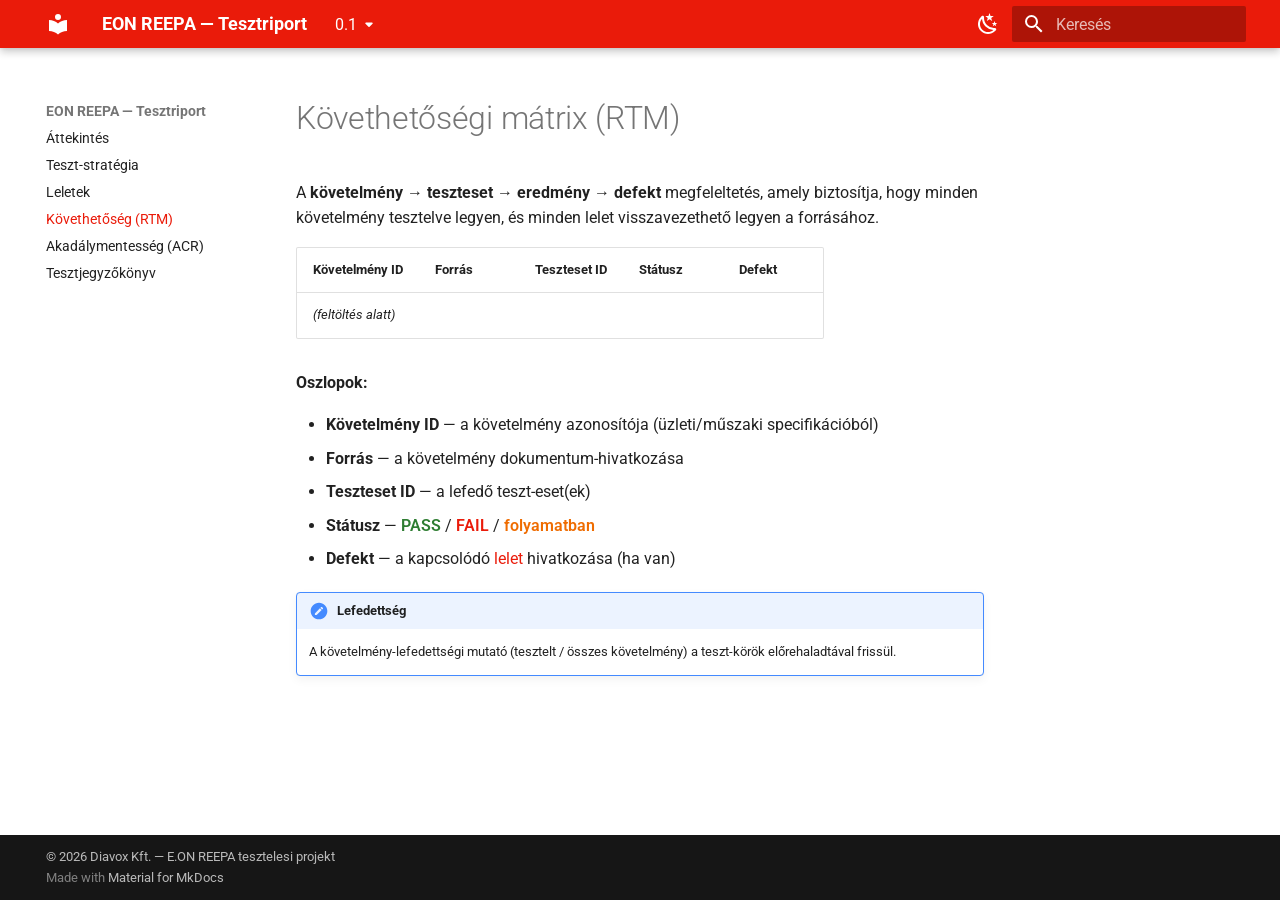
<file: 0.1/rtm/index.html>
<!doctype html>
<html lang="hu" class="no-js">
  <head>
    
      <meta charset="utf-8">
      <meta name="viewport" content="width=device-width,initial-scale=1">
      
        <meta name="description" content="Az EON REEPA adatbekero urlap tesztelesi riportja (ISO/IEC/IEEE 29119-3:2021)">
      
      
        <meta name="author" content="Diavox Kft.">
      
      
      
        <link rel="prev" href="../leletek/">
      
      
        <link rel="next" href="../akadalymentesseg/">
      
      
        
      
      
      <link rel="icon" href="../assets/images/favicon.png">
      <meta name="generator" content="mkdocs-1.6.1, mkdocs-material-9.7.6">
    
    
      
        <title>Követhetőség (RTM) - EON REEPA — Tesztriport</title>
      
    
    
      <link rel="stylesheet" href="../assets/stylesheets/main.484c7ddc.min.css">
      
        
        <link rel="stylesheet" href="../assets/stylesheets/palette.ab4e12ef.min.css">
      
      


    
    
      
    
    
      
        
        
        <link rel="preconnect" href="https://fonts.gstatic.com" crossorigin>
        <link rel="stylesheet" href="https://fonts.googleapis.com/css?family=Roboto:300,300i,400,400i,700,700i%7CRoboto+Mono:400,400i,700,700i&display=fallback">
        <style>:root{--md-text-font:"Roboto";--md-code-font:"Roboto Mono"}</style>
      
    
    
      <link rel="stylesheet" href="../stylesheets/extra.css">
    
    <script>__md_scope=new URL("..",location),__md_hash=e=>[...e].reduce(((e,_)=>(e<<5)-e+_.charCodeAt(0)),0),__md_get=(e,_=localStorage,t=__md_scope)=>JSON.parse(_.getItem(t.pathname+"."+e)),__md_set=(e,_,t=localStorage,a=__md_scope)=>{try{t.setItem(a.pathname+"."+e,JSON.stringify(_))}catch(e){}}</script>
    
      

    
    
  </head>
  
  
    
    
      
    
    
    
    
    <body dir="ltr" data-md-color-scheme="default" data-md-color-primary="custom" data-md-color-accent="custom">
  
    
    <input class="md-toggle" data-md-toggle="drawer" type="checkbox" id="__drawer" autocomplete="off">
    <input class="md-toggle" data-md-toggle="search" type="checkbox" id="__search" autocomplete="off">
    <label class="md-overlay" for="__drawer"></label>
    <div data-md-component="skip">
      
        
        <a href="#kovethetosegi-matrix-rtm" class="md-skip">
          Kihagyás
        </a>
      
    </div>
    <div data-md-component="announce">
      
    </div>
    
      <div data-md-color-scheme="default" data-md-component="outdated" hidden>
        
      </div>
    
    
      

  

<header class="md-header md-header--shadow" data-md-component="header">
  <nav class="md-header__inner md-grid" aria-label="Élőfej">
    <a href=".." title="EON REEPA — Tesztriport" class="md-header__button md-logo" aria-label="EON REEPA — Tesztriport" data-md-component="logo">
      
  
  <svg xmlns="http://www.w3.org/2000/svg" viewBox="0 0 24 24"><path d="M12 8a3 3 0 0 0 3-3 3 3 0 0 0-3-3 3 3 0 0 0-3 3 3 3 0 0 0 3 3m0 3.54C9.64 9.35 6.5 8 3 8v11c3.5 0 6.64 1.35 9 3.54 2.36-2.19 5.5-3.54 9-3.54V8c-3.5 0-6.64 1.35-9 3.54"/></svg>

    </a>
    <label class="md-header__button md-icon" for="__drawer">
      
      <svg xmlns="http://www.w3.org/2000/svg" viewBox="0 0 24 24"><path d="M3 6h18v2H3zm0 5h18v2H3zm0 5h18v2H3z"/></svg>
    </label>
    <div class="md-header__title" data-md-component="header-title">
      <div class="md-header__ellipsis">
        <div class="md-header__topic">
          <span class="md-ellipsis">
            EON REEPA — Tesztriport
          </span>
        </div>
        <div class="md-header__topic" data-md-component="header-topic">
          <span class="md-ellipsis">
            
              Követhetőség (RTM)
            
          </span>
        </div>
      </div>
    </div>
    
      
        <form class="md-header__option" data-md-component="palette">
  
    
    
    
    <input class="md-option" data-md-color-media="" data-md-color-scheme="default" data-md-color-primary="custom" data-md-color-accent="custom"  aria-label="Sotet mod"  type="radio" name="__palette" id="__palette_0">
    
      <label class="md-header__button md-icon" title="Sotet mod" for="__palette_1" hidden>
        <svg xmlns="http://www.w3.org/2000/svg" viewBox="0 0 24 24"><path d="m17.75 4.09-2.53 1.94.91 3.06-2.63-1.81-2.63 1.81.91-3.06-2.53-1.94L12.44 4l1.06-3 1.06 3zm3.5 6.91-1.64 1.25.59 1.98-1.7-1.17-1.7 1.17.59-1.98L15.75 11l2.06-.05L18.5 9l.69 1.95zm-2.28 4.95c.83-.08 1.72 1.1 1.19 1.85-.32.45-.66.87-1.08 1.27C15.17 23 8.84 23 4.94 19.07c-3.91-3.9-3.91-10.24 0-14.14.4-.4.82-.76 1.27-1.08.75-.53 1.93.36 1.85 1.19-.27 2.86.69 5.83 2.89 8.02a9.96 9.96 0 0 0 8.02 2.89m-1.64 2.02a12.08 12.08 0 0 1-7.8-3.47c-2.17-2.19-3.33-5-3.49-7.82-2.81 3.14-2.7 7.96.31 10.98 3.02 3.01 7.84 3.12 10.98.31"/></svg>
      </label>
    
  
    
    
    
    <input class="md-option" data-md-color-media="" data-md-color-scheme="slate" data-md-color-primary="custom" data-md-color-accent="custom"  aria-label="Vilagos mod"  type="radio" name="__palette" id="__palette_1">
    
      <label class="md-header__button md-icon" title="Vilagos mod" for="__palette_0" hidden>
        <svg xmlns="http://www.w3.org/2000/svg" viewBox="0 0 24 24"><path d="M12 7a5 5 0 0 1 5 5 5 5 0 0 1-5 5 5 5 0 0 1-5-5 5 5 0 0 1 5-5m0 2a3 3 0 0 0-3 3 3 3 0 0 0 3 3 3 3 0 0 0 3-3 3 3 0 0 0-3-3m0-7 2.39 3.42C13.65 5.15 12.84 5 12 5s-1.65.15-2.39.42zM3.34 7l4.16-.35A7.2 7.2 0 0 0 5.94 8.5c-.44.74-.69 1.5-.83 2.29zm.02 10 1.76-3.77a7.131 7.131 0 0 0 2.38 4.14zM20.65 7l-1.77 3.79a7.02 7.02 0 0 0-2.38-4.15zm-.01 10-4.14.36c.59-.51 1.12-1.14 1.54-1.86.42-.73.69-1.5.83-2.29zM12 22l-2.41-3.44c.74.27 1.55.44 2.41.44.82 0 1.63-.17 2.37-.44z"/></svg>
      </label>
    
  
</form>
      
    
    
      <script>var palette=__md_get("__palette");if(palette&&palette.color){if("(prefers-color-scheme)"===palette.color.media){var media=matchMedia("(prefers-color-scheme: light)"),input=document.querySelector(media.matches?"[data-md-color-media='(prefers-color-scheme: light)']":"[data-md-color-media='(prefers-color-scheme: dark)']");palette.color.media=input.getAttribute("data-md-color-media"),palette.color.scheme=input.getAttribute("data-md-color-scheme"),palette.color.primary=input.getAttribute("data-md-color-primary"),palette.color.accent=input.getAttribute("data-md-color-accent")}for(var[key,value]of Object.entries(palette.color))document.body.setAttribute("data-md-color-"+key,value)}</script>
    
    
    
      
      
        <label class="md-header__button md-icon" for="__search">
          
          <svg xmlns="http://www.w3.org/2000/svg" viewBox="0 0 24 24"><path d="M9.5 3A6.5 6.5 0 0 1 16 9.5c0 1.61-.59 3.09-1.56 4.23l.27.27h.79l5 5-1.5 1.5-5-5v-.79l-.27-.27A6.52 6.52 0 0 1 9.5 16 6.5 6.5 0 0 1 3 9.5 6.5 6.5 0 0 1 9.5 3m0 2C7 5 5 7 5 9.5S7 14 9.5 14 14 12 14 9.5 12 5 9.5 5"/></svg>
        </label>
        <div class="md-search" data-md-component="search" role="dialog">
  <label class="md-search__overlay" for="__search"></label>
  <div class="md-search__inner" role="search">
    <form class="md-search__form" name="search">
      <input type="text" class="md-search__input" name="query" aria-label="Keresés" placeholder="Keresés" autocapitalize="off" autocorrect="off" autocomplete="off" spellcheck="false" data-md-component="search-query" required>
      <label class="md-search__icon md-icon" for="__search">
        
        <svg xmlns="http://www.w3.org/2000/svg" viewBox="0 0 24 24"><path d="M9.5 3A6.5 6.5 0 0 1 16 9.5c0 1.61-.59 3.09-1.56 4.23l.27.27h.79l5 5-1.5 1.5-5-5v-.79l-.27-.27A6.52 6.52 0 0 1 9.5 16 6.5 6.5 0 0 1 3 9.5 6.5 6.5 0 0 1 9.5 3m0 2C7 5 5 7 5 9.5S7 14 9.5 14 14 12 14 9.5 12 5 9.5 5"/></svg>
        
        <svg xmlns="http://www.w3.org/2000/svg" viewBox="0 0 24 24"><path d="M20 11v2H8l5.5 5.5-1.42 1.42L4.16 12l7.92-7.92L13.5 5.5 8 11z"/></svg>
      </label>
      <nav class="md-search__options" aria-label="Keresés">
        
        <button type="reset" class="md-search__icon md-icon" title="Törlés" aria-label="Törlés" tabindex="-1">
          
          <svg xmlns="http://www.w3.org/2000/svg" viewBox="0 0 24 24"><path d="M19 6.41 17.59 5 12 10.59 6.41 5 5 6.41 10.59 12 5 17.59 6.41 19 12 13.41 17.59 19 19 17.59 13.41 12z"/></svg>
        </button>
      </nav>
      
        <div class="md-search__suggest" data-md-component="search-suggest"></div>
      
    </form>
    <div class="md-search__output">
      <div class="md-search__scrollwrap" tabindex="0" data-md-scrollfix>
        <div class="md-search-result" data-md-component="search-result">
          <div class="md-search-result__meta">
            Keresés inicializálása
          </div>
          <ol class="md-search-result__list" role="presentation"></ol>
        </div>
      </div>
    </div>
  </div>
</div>
      
    
    
  </nav>
  
</header>
    
    <div class="md-container" data-md-component="container">
      
      
        
          
        
      
      <main class="md-main" data-md-component="main">
        <div class="md-main__inner md-grid">
          
            
              
              <div class="md-sidebar md-sidebar--primary" data-md-component="sidebar" data-md-type="navigation" >
                <div class="md-sidebar__scrollwrap">
                  <div class="md-sidebar__inner">
                    



<nav class="md-nav md-nav--primary" aria-label="Navigáció" data-md-level="0">
  <label class="md-nav__title" for="__drawer">
    <a href=".." title="EON REEPA — Tesztriport" class="md-nav__button md-logo" aria-label="EON REEPA — Tesztriport" data-md-component="logo">
      
  
  <svg xmlns="http://www.w3.org/2000/svg" viewBox="0 0 24 24"><path d="M12 8a3 3 0 0 0 3-3 3 3 0 0 0-3-3 3 3 0 0 0-3 3 3 3 0 0 0 3 3m0 3.54C9.64 9.35 6.5 8 3 8v11c3.5 0 6.64 1.35 9 3.54 2.36-2.19 5.5-3.54 9-3.54V8c-3.5 0-6.64 1.35-9 3.54"/></svg>

    </a>
    EON REEPA — Tesztriport
  </label>
  
  <ul class="md-nav__list" data-md-scrollfix>
    
      
      
  
  
  
  
    <li class="md-nav__item">
      <a href=".." class="md-nav__link">
        
  
  
  <span class="md-ellipsis">
    
  
    Áttekintés
  

    
  </span>
  
  

      </a>
    </li>
  

    
      
      
  
  
  
  
    <li class="md-nav__item">
      <a href="../teszt-strategia/" class="md-nav__link">
        
  
  
  <span class="md-ellipsis">
    
  
    Teszt-stratégia
  

    
  </span>
  
  

      </a>
    </li>
  

    
      
      
  
  
  
  
    <li class="md-nav__item">
      <a href="../leletek/" class="md-nav__link">
        
  
  
  <span class="md-ellipsis">
    
  
    Leletek
  

    
  </span>
  
  

      </a>
    </li>
  

    
      
      
  
  
    
  
  
  
    <li class="md-nav__item md-nav__item--active">
      
      <input class="md-nav__toggle md-toggle" type="checkbox" id="__toc">
      
      
        
      
      
      <a href="./" class="md-nav__link md-nav__link--active">
        
  
  
  <span class="md-ellipsis">
    
  
    Követhetőség (RTM)
  

    
  </span>
  
  

      </a>
      
    </li>
  

    
      
      
  
  
  
  
    <li class="md-nav__item">
      <a href="../akadalymentesseg/" class="md-nav__link">
        
  
  
  <span class="md-ellipsis">
    
  
    Akadálymentesség (ACR)
  

    
  </span>
  
  

      </a>
    </li>
  

    
      
      
  
  
  
  
    <li class="md-nav__item">
      <a href="../tesztjegyzokonyv/" class="md-nav__link">
        
  
  
  <span class="md-ellipsis">
    
  
    Tesztjegyzőkönyv
  

    
  </span>
  
  

      </a>
    </li>
  

    
  </ul>
</nav>
                  </div>
                </div>
              </div>
            
            
              
              <div class="md-sidebar md-sidebar--secondary" data-md-component="sidebar" data-md-type="toc" >
                <div class="md-sidebar__scrollwrap">
                  <div class="md-sidebar__inner">
                    

<nav class="md-nav md-nav--secondary" aria-label="Tartalomjegyzék">
  
  
  
    
  
  
</nav>
                  </div>
                </div>
              </div>
            
          
          
            <div class="md-content" data-md-component="content">
              
              <article class="md-content__inner md-typeset">
                
                  



<h1 id="kovethetosegi-matrix-rtm">Követhetőségi mátrix (RTM)<a class="headerlink" href="#kovethetosegi-matrix-rtm" title="Permanent link">&para;</a></h1>
<p>A <strong>követelmény → teszteset → eredmény → defekt</strong> megfeleltetés, amely biztosítja, hogy minden követelmény tesztelve legyen, és minden lelet visszavezethető legyen a forrásához.</p>
<table>
<thead>
<tr>
<th>Követelmény ID</th>
<th>Forrás</th>
<th>Teszteset ID</th>
<th>Státusz</th>
<th>Defekt</th>
</tr>
</thead>
<tbody>
<tr>
<td><em>(feltöltés alatt)</em></td>
<td></td>
<td></td>
<td></td>
<td></td>
</tr>
</tbody>
</table>
<p><strong>Oszlopok:</strong></p>
<ul>
<li><strong>Követelmény ID</strong> — a követelmény azonosítója (üzleti/műszaki specifikációból)</li>
<li><strong>Forrás</strong> — a követelmény dokumentum-hivatkozása</li>
<li><strong>Teszteset ID</strong> — a lefedő teszt-eset(ek)</li>
<li><strong>Státusz</strong> — <span class="status-pass">PASS</span> / <span class="status-fail">FAIL</span> / <span class="status-wip">folyamatban</span></li>
<li><strong>Defekt</strong> — a kapcsolódó <a href="../leletek/">lelet</a> hivatkozása (ha van)</li>
</ul>
<div class="admonition note">
<p class="admonition-title">Lefedettség</p>
<p>A követelmény-lefedettségi mutató (tesztelt / összes követelmény) a teszt-körök előrehaladtával frissül.</p>
</div>












                
              </article>
            </div>
          
          
<script>var target=document.getElementById(location.hash.slice(1));target&&target.name&&(target.checked=target.name.startsWith("__tabbed_"))</script>
        </div>
        
          <button type="button" class="md-top md-icon" data-md-component="top" hidden>
  
  <svg xmlns="http://www.w3.org/2000/svg" viewBox="0 0 24 24"><path d="M13 20h-2V8l-5.5 5.5-1.42-1.42L12 4.16l7.92 7.92-1.42 1.42L13 8z"/></svg>
  Vissza a tetejére
</button>
        
      </main>
      
        <footer class="md-footer">
  
  <div class="md-footer-meta md-typeset">
    <div class="md-footer-meta__inner md-grid">
      <div class="md-copyright">
  
    <div class="md-copyright__highlight">
      &copy; 2026 Diavox Kft. — E.ON REEPA tesztelesi projekt
    </div>
  
  
    Made with
    <a href="https://squidfunk.github.io/mkdocs-material/" target="_blank" rel="noopener">
      Material for MkDocs
    </a>
  
</div>
      
    </div>
  </div>
</footer>
      
    </div>
    <div class="md-dialog" data-md-component="dialog">
      <div class="md-dialog__inner md-typeset"></div>
    </div>
    
    
    
      
      
      <script id="__config" type="application/json">{"annotate": null, "base": "..", "features": ["navigation.sections", "navigation.top", "navigation.tracking", "toc.follow", "search.suggest", "search.highlight", "content.code.copy"], "search": "../assets/javascripts/workers/search.2c215733.min.js", "tags": null, "translations": {"clipboard.copied": "V\u00e1g\u00f3lapra m\u00e1solva", "clipboard.copy": "M\u00e1sol\u00e1s v\u00e1g\u00f3lapra", "search.result.more.one": "1 tov\u00e1bbi tal\u00e1lat az oldalon", "search.result.more.other": "# tov\u00e1bbi tal\u00e1lat az oldalon", "search.result.none": "Nincs tal\u00e1lat", "search.result.one": "1 egyez\u0151 dokumentum", "search.result.other": "# egyez\u0151 dokumentum", "search.result.placeholder": "Keres\u00e9shez \u00edrj ide valamit", "search.result.term.missing": "\u00dcres", "select.version": "Verzi\u00f3v\u00e1lt\u00e1s"}, "version": {"default": "latest", "provider": "mike"}}</script>
    
    
      <script src="../assets/javascripts/bundle.79ae519e.min.js"></script>
      
    
  </body>
</html>
</file>
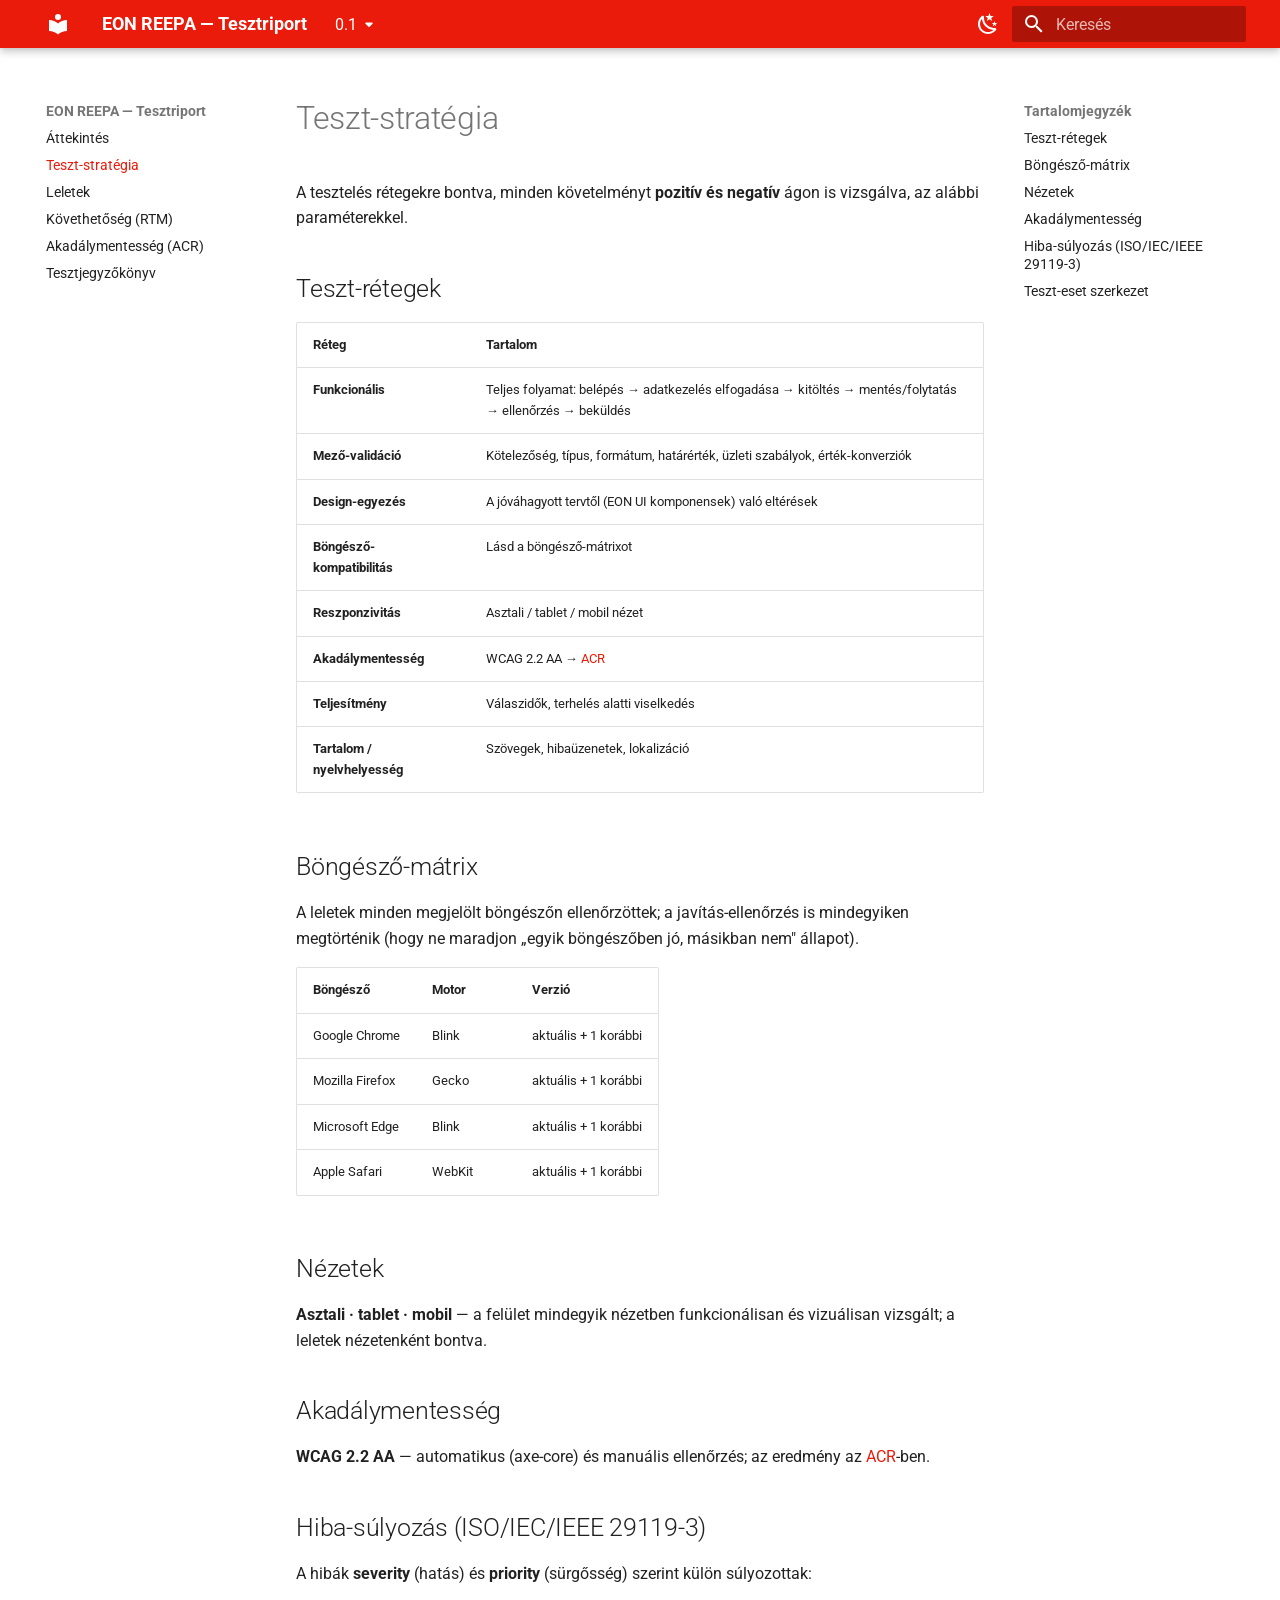
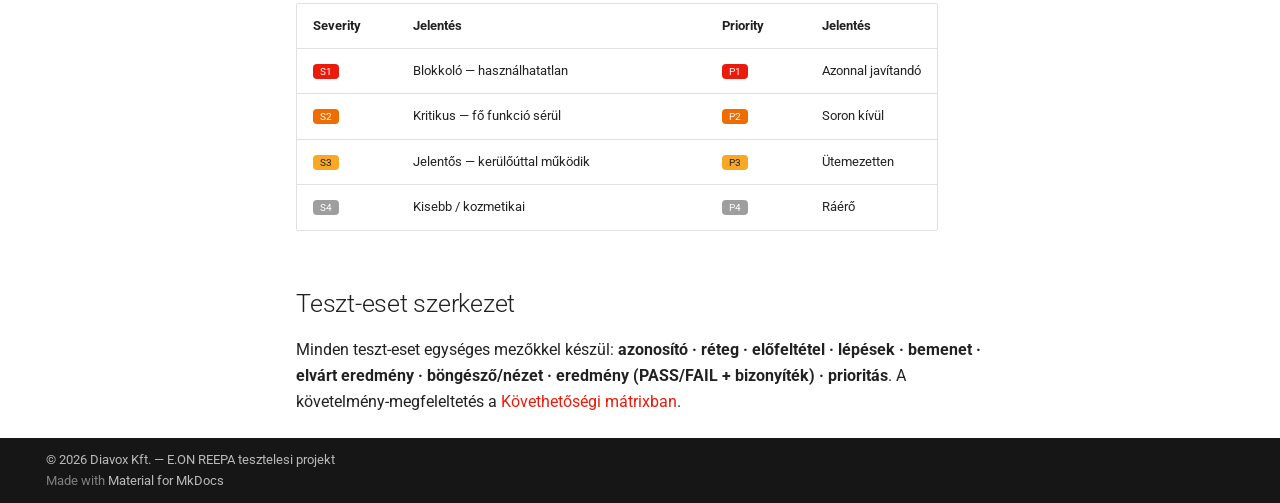
<file: 0.1/teszt-strategia/index.html>
<!doctype html>
<html lang="hu" class="no-js">
  <head>
    
      <meta charset="utf-8">
      <meta name="viewport" content="width=device-width,initial-scale=1">
      
        <meta name="description" content="Az EON REEPA adatbekero urlap tesztelesi riportja (ISO/IEC/IEEE 29119-3:2021)">
      
      
        <meta name="author" content="Diavox Kft.">
      
      
      
        <link rel="prev" href="..">
      
      
        <link rel="next" href="../leletek/">
      
      
        
      
      
      <link rel="icon" href="../assets/images/favicon.png">
      <meta name="generator" content="mkdocs-1.6.1, mkdocs-material-9.7.6">
    
    
      
        <title>Teszt-stratégia - EON REEPA — Tesztriport</title>
      
    
    
      <link rel="stylesheet" href="../assets/stylesheets/main.484c7ddc.min.css">
      
        
        <link rel="stylesheet" href="../assets/stylesheets/palette.ab4e12ef.min.css">
      
      


    
    
      
    
    
      
        
        
        <link rel="preconnect" href="https://fonts.gstatic.com" crossorigin>
        <link rel="stylesheet" href="https://fonts.googleapis.com/css?family=Roboto:300,300i,400,400i,700,700i%7CRoboto+Mono:400,400i,700,700i&display=fallback">
        <style>:root{--md-text-font:"Roboto";--md-code-font:"Roboto Mono"}</style>
      
    
    
      <link rel="stylesheet" href="../stylesheets/extra.css">
    
    <script>__md_scope=new URL("..",location),__md_hash=e=>[...e].reduce(((e,_)=>(e<<5)-e+_.charCodeAt(0)),0),__md_get=(e,_=localStorage,t=__md_scope)=>JSON.parse(_.getItem(t.pathname+"."+e)),__md_set=(e,_,t=localStorage,a=__md_scope)=>{try{t.setItem(a.pathname+"."+e,JSON.stringify(_))}catch(e){}}</script>
    
      

    
    
  </head>
  
  
    
    
      
    
    
    
    
    <body dir="ltr" data-md-color-scheme="default" data-md-color-primary="custom" data-md-color-accent="custom">
  
    
    <input class="md-toggle" data-md-toggle="drawer" type="checkbox" id="__drawer" autocomplete="off">
    <input class="md-toggle" data-md-toggle="search" type="checkbox" id="__search" autocomplete="off">
    <label class="md-overlay" for="__drawer"></label>
    <div data-md-component="skip">
      
        
        <a href="#teszt-strategia" class="md-skip">
          Kihagyás
        </a>
      
    </div>
    <div data-md-component="announce">
      
    </div>
    
      <div data-md-color-scheme="default" data-md-component="outdated" hidden>
        
      </div>
    
    
      

  

<header class="md-header md-header--shadow" data-md-component="header">
  <nav class="md-header__inner md-grid" aria-label="Élőfej">
    <a href=".." title="EON REEPA — Tesztriport" class="md-header__button md-logo" aria-label="EON REEPA — Tesztriport" data-md-component="logo">
      
  
  <svg xmlns="http://www.w3.org/2000/svg" viewBox="0 0 24 24"><path d="M12 8a3 3 0 0 0 3-3 3 3 0 0 0-3-3 3 3 0 0 0-3 3 3 3 0 0 0 3 3m0 3.54C9.64 9.35 6.5 8 3 8v11c3.5 0 6.64 1.35 9 3.54 2.36-2.19 5.5-3.54 9-3.54V8c-3.5 0-6.64 1.35-9 3.54"/></svg>

    </a>
    <label class="md-header__button md-icon" for="__drawer">
      
      <svg xmlns="http://www.w3.org/2000/svg" viewBox="0 0 24 24"><path d="M3 6h18v2H3zm0 5h18v2H3zm0 5h18v2H3z"/></svg>
    </label>
    <div class="md-header__title" data-md-component="header-title">
      <div class="md-header__ellipsis">
        <div class="md-header__topic">
          <span class="md-ellipsis">
            EON REEPA — Tesztriport
          </span>
        </div>
        <div class="md-header__topic" data-md-component="header-topic">
          <span class="md-ellipsis">
            
              Teszt-stratégia
            
          </span>
        </div>
      </div>
    </div>
    
      
        <form class="md-header__option" data-md-component="palette">
  
    
    
    
    <input class="md-option" data-md-color-media="" data-md-color-scheme="default" data-md-color-primary="custom" data-md-color-accent="custom"  aria-label="Sotet mod"  type="radio" name="__palette" id="__palette_0">
    
      <label class="md-header__button md-icon" title="Sotet mod" for="__palette_1" hidden>
        <svg xmlns="http://www.w3.org/2000/svg" viewBox="0 0 24 24"><path d="m17.75 4.09-2.53 1.94.91 3.06-2.63-1.81-2.63 1.81.91-3.06-2.53-1.94L12.44 4l1.06-3 1.06 3zm3.5 6.91-1.64 1.25.59 1.98-1.7-1.17-1.7 1.17.59-1.98L15.75 11l2.06-.05L18.5 9l.69 1.95zm-2.28 4.95c.83-.08 1.72 1.1 1.19 1.85-.32.45-.66.87-1.08 1.27C15.17 23 8.84 23 4.94 19.07c-3.91-3.9-3.91-10.24 0-14.14.4-.4.82-.76 1.27-1.08.75-.53 1.93.36 1.85 1.19-.27 2.86.69 5.83 2.89 8.02a9.96 9.96 0 0 0 8.02 2.89m-1.64 2.02a12.08 12.08 0 0 1-7.8-3.47c-2.17-2.19-3.33-5-3.49-7.82-2.81 3.14-2.7 7.96.31 10.98 3.02 3.01 7.84 3.12 10.98.31"/></svg>
      </label>
    
  
    
    
    
    <input class="md-option" data-md-color-media="" data-md-color-scheme="slate" data-md-color-primary="custom" data-md-color-accent="custom"  aria-label="Vilagos mod"  type="radio" name="__palette" id="__palette_1">
    
      <label class="md-header__button md-icon" title="Vilagos mod" for="__palette_0" hidden>
        <svg xmlns="http://www.w3.org/2000/svg" viewBox="0 0 24 24"><path d="M12 7a5 5 0 0 1 5 5 5 5 0 0 1-5 5 5 5 0 0 1-5-5 5 5 0 0 1 5-5m0 2a3 3 0 0 0-3 3 3 3 0 0 0 3 3 3 3 0 0 0 3-3 3 3 0 0 0-3-3m0-7 2.39 3.42C13.65 5.15 12.84 5 12 5s-1.65.15-2.39.42zM3.34 7l4.16-.35A7.2 7.2 0 0 0 5.94 8.5c-.44.74-.69 1.5-.83 2.29zm.02 10 1.76-3.77a7.131 7.131 0 0 0 2.38 4.14zM20.65 7l-1.77 3.79a7.02 7.02 0 0 0-2.38-4.15zm-.01 10-4.14.36c.59-.51 1.12-1.14 1.54-1.86.42-.73.69-1.5.83-2.29zM12 22l-2.41-3.44c.74.27 1.55.44 2.41.44.82 0 1.63-.17 2.37-.44z"/></svg>
      </label>
    
  
</form>
      
    
    
      <script>var palette=__md_get("__palette");if(palette&&palette.color){if("(prefers-color-scheme)"===palette.color.media){var media=matchMedia("(prefers-color-scheme: light)"),input=document.querySelector(media.matches?"[data-md-color-media='(prefers-color-scheme: light)']":"[data-md-color-media='(prefers-color-scheme: dark)']");palette.color.media=input.getAttribute("data-md-color-media"),palette.color.scheme=input.getAttribute("data-md-color-scheme"),palette.color.primary=input.getAttribute("data-md-color-primary"),palette.color.accent=input.getAttribute("data-md-color-accent")}for(var[key,value]of Object.entries(palette.color))document.body.setAttribute("data-md-color-"+key,value)}</script>
    
    
    
      
      
        <label class="md-header__button md-icon" for="__search">
          
          <svg xmlns="http://www.w3.org/2000/svg" viewBox="0 0 24 24"><path d="M9.5 3A6.5 6.5 0 0 1 16 9.5c0 1.61-.59 3.09-1.56 4.23l.27.27h.79l5 5-1.5 1.5-5-5v-.79l-.27-.27A6.52 6.52 0 0 1 9.5 16 6.5 6.5 0 0 1 3 9.5 6.5 6.5 0 0 1 9.5 3m0 2C7 5 5 7 5 9.5S7 14 9.5 14 14 12 14 9.5 12 5 9.5 5"/></svg>
        </label>
        <div class="md-search" data-md-component="search" role="dialog">
  <label class="md-search__overlay" for="__search"></label>
  <div class="md-search__inner" role="search">
    <form class="md-search__form" name="search">
      <input type="text" class="md-search__input" name="query" aria-label="Keresés" placeholder="Keresés" autocapitalize="off" autocorrect="off" autocomplete="off" spellcheck="false" data-md-component="search-query" required>
      <label class="md-search__icon md-icon" for="__search">
        
        <svg xmlns="http://www.w3.org/2000/svg" viewBox="0 0 24 24"><path d="M9.5 3A6.5 6.5 0 0 1 16 9.5c0 1.61-.59 3.09-1.56 4.23l.27.27h.79l5 5-1.5 1.5-5-5v-.79l-.27-.27A6.52 6.52 0 0 1 9.5 16 6.5 6.5 0 0 1 3 9.5 6.5 6.5 0 0 1 9.5 3m0 2C7 5 5 7 5 9.5S7 14 9.5 14 14 12 14 9.5 12 5 9.5 5"/></svg>
        
        <svg xmlns="http://www.w3.org/2000/svg" viewBox="0 0 24 24"><path d="M20 11v2H8l5.5 5.5-1.42 1.42L4.16 12l7.92-7.92L13.5 5.5 8 11z"/></svg>
      </label>
      <nav class="md-search__options" aria-label="Keresés">
        
        <button type="reset" class="md-search__icon md-icon" title="Törlés" aria-label="Törlés" tabindex="-1">
          
          <svg xmlns="http://www.w3.org/2000/svg" viewBox="0 0 24 24"><path d="M19 6.41 17.59 5 12 10.59 6.41 5 5 6.41 10.59 12 5 17.59 6.41 19 12 13.41 17.59 19 19 17.59 13.41 12z"/></svg>
        </button>
      </nav>
      
        <div class="md-search__suggest" data-md-component="search-suggest"></div>
      
    </form>
    <div class="md-search__output">
      <div class="md-search__scrollwrap" tabindex="0" data-md-scrollfix>
        <div class="md-search-result" data-md-component="search-result">
          <div class="md-search-result__meta">
            Keresés inicializálása
          </div>
          <ol class="md-search-result__list" role="presentation"></ol>
        </div>
      </div>
    </div>
  </div>
</div>
      
    
    
  </nav>
  
</header>
    
    <div class="md-container" data-md-component="container">
      
      
        
          
        
      
      <main class="md-main" data-md-component="main">
        <div class="md-main__inner md-grid">
          
            
              
              <div class="md-sidebar md-sidebar--primary" data-md-component="sidebar" data-md-type="navigation" >
                <div class="md-sidebar__scrollwrap">
                  <div class="md-sidebar__inner">
                    



<nav class="md-nav md-nav--primary" aria-label="Navigáció" data-md-level="0">
  <label class="md-nav__title" for="__drawer">
    <a href=".." title="EON REEPA — Tesztriport" class="md-nav__button md-logo" aria-label="EON REEPA — Tesztriport" data-md-component="logo">
      
  
  <svg xmlns="http://www.w3.org/2000/svg" viewBox="0 0 24 24"><path d="M12 8a3 3 0 0 0 3-3 3 3 0 0 0-3-3 3 3 0 0 0-3 3 3 3 0 0 0 3 3m0 3.54C9.64 9.35 6.5 8 3 8v11c3.5 0 6.64 1.35 9 3.54 2.36-2.19 5.5-3.54 9-3.54V8c-3.5 0-6.64 1.35-9 3.54"/></svg>

    </a>
    EON REEPA — Tesztriport
  </label>
  
  <ul class="md-nav__list" data-md-scrollfix>
    
      
      
  
  
  
  
    <li class="md-nav__item">
      <a href=".." class="md-nav__link">
        
  
  
  <span class="md-ellipsis">
    
  
    Áttekintés
  

    
  </span>
  
  

      </a>
    </li>
  

    
      
      
  
  
    
  
  
  
    <li class="md-nav__item md-nav__item--active">
      
      <input class="md-nav__toggle md-toggle" type="checkbox" id="__toc">
      
      
        
      
      
        <label class="md-nav__link md-nav__link--active" for="__toc">
          
  
  
  <span class="md-ellipsis">
    
  
    Teszt-stratégia
  

    
  </span>
  
  

          <span class="md-nav__icon md-icon"></span>
        </label>
      
      <a href="./" class="md-nav__link md-nav__link--active">
        
  
  
  <span class="md-ellipsis">
    
  
    Teszt-stratégia
  

    
  </span>
  
  

      </a>
      
        

<nav class="md-nav md-nav--secondary" aria-label="Tartalomjegyzék">
  
  
  
    
  
  
    <label class="md-nav__title" for="__toc">
      <span class="md-nav__icon md-icon"></span>
      Tartalomjegyzék
    </label>
    <ul class="md-nav__list" data-md-component="toc" data-md-scrollfix>
      
        <li class="md-nav__item">
  <a href="#teszt-retegek" class="md-nav__link">
    <span class="md-ellipsis">
      
        Teszt-rétegek
      
    </span>
  </a>
  
</li>
      
        <li class="md-nav__item">
  <a href="#bongeszo-matrix" class="md-nav__link">
    <span class="md-ellipsis">
      
        Böngésző-mátrix
      
    </span>
  </a>
  
</li>
      
        <li class="md-nav__item">
  <a href="#nezetek" class="md-nav__link">
    <span class="md-ellipsis">
      
        Nézetek
      
    </span>
  </a>
  
</li>
      
        <li class="md-nav__item">
  <a href="#akadalymentesseg" class="md-nav__link">
    <span class="md-ellipsis">
      
        Akadálymentesség
      
    </span>
  </a>
  
</li>
      
        <li class="md-nav__item">
  <a href="#hiba-sulyozas-isoiecieee-29119-3" class="md-nav__link">
    <span class="md-ellipsis">
      
        Hiba-súlyozás (ISO/IEC/IEEE 29119-3)
      
    </span>
  </a>
  
</li>
      
        <li class="md-nav__item">
  <a href="#teszt-eset-szerkezet" class="md-nav__link">
    <span class="md-ellipsis">
      
        Teszt-eset szerkezet
      
    </span>
  </a>
  
</li>
      
    </ul>
  
</nav>
      
    </li>
  

    
      
      
  
  
  
  
    <li class="md-nav__item">
      <a href="../leletek/" class="md-nav__link">
        
  
  
  <span class="md-ellipsis">
    
  
    Leletek
  

    
  </span>
  
  

      </a>
    </li>
  

    
      
      
  
  
  
  
    <li class="md-nav__item">
      <a href="../rtm/" class="md-nav__link">
        
  
  
  <span class="md-ellipsis">
    
  
    Követhetőség (RTM)
  

    
  </span>
  
  

      </a>
    </li>
  

    
      
      
  
  
  
  
    <li class="md-nav__item">
      <a href="../akadalymentesseg/" class="md-nav__link">
        
  
  
  <span class="md-ellipsis">
    
  
    Akadálymentesség (ACR)
  

    
  </span>
  
  

      </a>
    </li>
  

    
      
      
  
  
  
  
    <li class="md-nav__item">
      <a href="../tesztjegyzokonyv/" class="md-nav__link">
        
  
  
  <span class="md-ellipsis">
    
  
    Tesztjegyzőkönyv
  

    
  </span>
  
  

      </a>
    </li>
  

    
  </ul>
</nav>
                  </div>
                </div>
              </div>
            
            
              
              <div class="md-sidebar md-sidebar--secondary" data-md-component="sidebar" data-md-type="toc" >
                <div class="md-sidebar__scrollwrap">
                  <div class="md-sidebar__inner">
                    

<nav class="md-nav md-nav--secondary" aria-label="Tartalomjegyzék">
  
  
  
    
  
  
    <label class="md-nav__title" for="__toc">
      <span class="md-nav__icon md-icon"></span>
      Tartalomjegyzék
    </label>
    <ul class="md-nav__list" data-md-component="toc" data-md-scrollfix>
      
        <li class="md-nav__item">
  <a href="#teszt-retegek" class="md-nav__link">
    <span class="md-ellipsis">
      
        Teszt-rétegek
      
    </span>
  </a>
  
</li>
      
        <li class="md-nav__item">
  <a href="#bongeszo-matrix" class="md-nav__link">
    <span class="md-ellipsis">
      
        Böngésző-mátrix
      
    </span>
  </a>
  
</li>
      
        <li class="md-nav__item">
  <a href="#nezetek" class="md-nav__link">
    <span class="md-ellipsis">
      
        Nézetek
      
    </span>
  </a>
  
</li>
      
        <li class="md-nav__item">
  <a href="#akadalymentesseg" class="md-nav__link">
    <span class="md-ellipsis">
      
        Akadálymentesség
      
    </span>
  </a>
  
</li>
      
        <li class="md-nav__item">
  <a href="#hiba-sulyozas-isoiecieee-29119-3" class="md-nav__link">
    <span class="md-ellipsis">
      
        Hiba-súlyozás (ISO/IEC/IEEE 29119-3)
      
    </span>
  </a>
  
</li>
      
        <li class="md-nav__item">
  <a href="#teszt-eset-szerkezet" class="md-nav__link">
    <span class="md-ellipsis">
      
        Teszt-eset szerkezet
      
    </span>
  </a>
  
</li>
      
    </ul>
  
</nav>
                  </div>
                </div>
              </div>
            
          
          
            <div class="md-content" data-md-component="content">
              
              <article class="md-content__inner md-typeset">
                
                  



<h1 id="teszt-strategia">Teszt-stratégia<a class="headerlink" href="#teszt-strategia" title="Permanent link">&para;</a></h1>
<p>A tesztelés rétegekre bontva, minden követelményt <strong>pozitív és negatív</strong> ágon is vizsgálva, az alábbi paraméterekkel.</p>
<h2 id="teszt-retegek">Teszt-rétegek<a class="headerlink" href="#teszt-retegek" title="Permanent link">&para;</a></h2>
<table>
<thead>
<tr>
<th>Réteg</th>
<th>Tartalom</th>
</tr>
</thead>
<tbody>
<tr>
<td><strong>Funkcionális</strong></td>
<td>Teljes folyamat: belépés → adatkezelés elfogadása → kitöltés → mentés/folytatás → ellenőrzés → beküldés</td>
</tr>
<tr>
<td><strong>Mező-validáció</strong></td>
<td>Kötelezőség, típus, formátum, határérték, üzleti szabályok, érték-konverziók</td>
</tr>
<tr>
<td><strong>Design-egyezés</strong></td>
<td>A jóváhagyott tervtől (EON UI komponensek) való eltérések</td>
</tr>
<tr>
<td><strong>Böngésző-kompatibilitás</strong></td>
<td>Lásd a böngésző-mátrixot</td>
</tr>
<tr>
<td><strong>Reszponzivitás</strong></td>
<td>Asztali / tablet / mobil nézet</td>
</tr>
<tr>
<td><strong>Akadálymentesség</strong></td>
<td>WCAG 2.2 AA → <a href="../akadalymentesseg/">ACR</a></td>
</tr>
<tr>
<td><strong>Teljesítmény</strong></td>
<td>Válaszidők, terhelés alatti viselkedés</td>
</tr>
<tr>
<td><strong>Tartalom / nyelvhelyesség</strong></td>
<td>Szövegek, hibaüzenetek, lokalizáció</td>
</tr>
</tbody>
</table>
<h2 id="bongeszo-matrix">Böngésző-mátrix<a class="headerlink" href="#bongeszo-matrix" title="Permanent link">&para;</a></h2>
<p>A leletek minden megjelölt böngészőn ellenőrzöttek; a javítás-ellenőrzés is mindegyiken megtörténik (hogy ne maradjon „egyik böngészőben jó, másikban nem" állapot).</p>
<table>
<thead>
<tr>
<th>Böngésző</th>
<th>Motor</th>
<th>Verzió</th>
</tr>
</thead>
<tbody>
<tr>
<td>Google Chrome</td>
<td>Blink</td>
<td>aktuális + 1 korábbi</td>
</tr>
<tr>
<td>Mozilla Firefox</td>
<td>Gecko</td>
<td>aktuális + 1 korábbi</td>
</tr>
<tr>
<td>Microsoft Edge</td>
<td>Blink</td>
<td>aktuális + 1 korábbi</td>
</tr>
<tr>
<td>Apple Safari</td>
<td>WebKit</td>
<td>aktuális + 1 korábbi</td>
</tr>
</tbody>
</table>
<h2 id="nezetek">Nézetek<a class="headerlink" href="#nezetek" title="Permanent link">&para;</a></h2>
<p><strong>Asztali · tablet · mobil</strong> — a felület mindegyik nézetben funkcionálisan és vizuálisan vizsgált; a leletek nézetenként bontva.</p>
<h2 id="akadalymentesseg">Akadálymentesség<a class="headerlink" href="#akadalymentesseg" title="Permanent link">&para;</a></h2>
<p><strong>WCAG 2.2 AA</strong> — automatikus (axe-core) és manuális ellenőrzés; az eredmény az <a href="../akadalymentesseg/">ACR</a>-ben.</p>
<h2 id="hiba-sulyozas-isoiecieee-29119-3">Hiba-súlyozás (ISO/IEC/IEEE 29119-3)<a class="headerlink" href="#hiba-sulyozas-isoiecieee-29119-3" title="Permanent link">&para;</a></h2>
<p>A hibák <strong>severity</strong> (hatás) és <strong>priority</strong> (sürgősség) szerint külön súlyozottak:</p>
<table>
<thead>
<tr>
<th>Severity</th>
<th>Jelentés</th>
<th></th>
<th>Priority</th>
<th>Jelentés</th>
</tr>
</thead>
<tbody>
<tr>
<td><span class="sev-s1">S1</span></td>
<td>Blokkoló — használhatatlan</td>
<td></td>
<td><span class="prio-p1">P1</span></td>
<td>Azonnal javítandó</td>
</tr>
<tr>
<td><span class="sev-s2">S2</span></td>
<td>Kritikus — fő funkció sérül</td>
<td></td>
<td><span class="prio-p2">P2</span></td>
<td>Soron kívül</td>
</tr>
<tr>
<td><span class="sev-s3">S3</span></td>
<td>Jelentős — kerülőúttal működik</td>
<td></td>
<td><span class="prio-p3">P3</span></td>
<td>Ütemezetten</td>
</tr>
<tr>
<td><span class="sev-s4">S4</span></td>
<td>Kisebb / kozmetikai</td>
<td></td>
<td><span class="prio-p4">P4</span></td>
<td>Ráérő</td>
</tr>
</tbody>
</table>
<h2 id="teszt-eset-szerkezet">Teszt-eset szerkezet<a class="headerlink" href="#teszt-eset-szerkezet" title="Permanent link">&para;</a></h2>
<p>Minden teszt-eset egységes mezőkkel készül: <strong>azonosító · réteg · előfeltétel · lépések · bemenet · elvárt eredmény · böngésző/nézet · eredmény (PASS/FAIL + bizonyíték) · prioritás</strong>. A követelmény-megfeleltetés a <a href="../rtm/">Követhetőségi mátrixban</a>.</p>












                
              </article>
            </div>
          
          
<script>var target=document.getElementById(location.hash.slice(1));target&&target.name&&(target.checked=target.name.startsWith("__tabbed_"))</script>
        </div>
        
          <button type="button" class="md-top md-icon" data-md-component="top" hidden>
  
  <svg xmlns="http://www.w3.org/2000/svg" viewBox="0 0 24 24"><path d="M13 20h-2V8l-5.5 5.5-1.42-1.42L12 4.16l7.92 7.92-1.42 1.42L13 8z"/></svg>
  Vissza a tetejére
</button>
        
      </main>
      
        <footer class="md-footer">
  
  <div class="md-footer-meta md-typeset">
    <div class="md-footer-meta__inner md-grid">
      <div class="md-copyright">
  
    <div class="md-copyright__highlight">
      &copy; 2026 Diavox Kft. — E.ON REEPA tesztelesi projekt
    </div>
  
  
    Made with
    <a href="https://squidfunk.github.io/mkdocs-material/" target="_blank" rel="noopener">
      Material for MkDocs
    </a>
  
</div>
      
    </div>
  </div>
</footer>
      
    </div>
    <div class="md-dialog" data-md-component="dialog">
      <div class="md-dialog__inner md-typeset"></div>
    </div>
    
    
    
      
      
      <script id="__config" type="application/json">{"annotate": null, "base": "..", "features": ["navigation.sections", "navigation.top", "navigation.tracking", "toc.follow", "search.suggest", "search.highlight", "content.code.copy"], "search": "../assets/javascripts/workers/search.2c215733.min.js", "tags": null, "translations": {"clipboard.copied": "V\u00e1g\u00f3lapra m\u00e1solva", "clipboard.copy": "M\u00e1sol\u00e1s v\u00e1g\u00f3lapra", "search.result.more.one": "1 tov\u00e1bbi tal\u00e1lat az oldalon", "search.result.more.other": "# tov\u00e1bbi tal\u00e1lat az oldalon", "search.result.none": "Nincs tal\u00e1lat", "search.result.one": "1 egyez\u0151 dokumentum", "search.result.other": "# egyez\u0151 dokumentum", "search.result.placeholder": "Keres\u00e9shez \u00edrj ide valamit", "search.result.term.missing": "\u00dcres", "select.version": "Verzi\u00f3v\u00e1lt\u00e1s"}, "version": {"default": "latest", "provider": "mike"}}</script>
    
    
      <script src="../assets/javascripts/bundle.79ae519e.min.js"></script>
      
    
  </body>
</html>
</file>
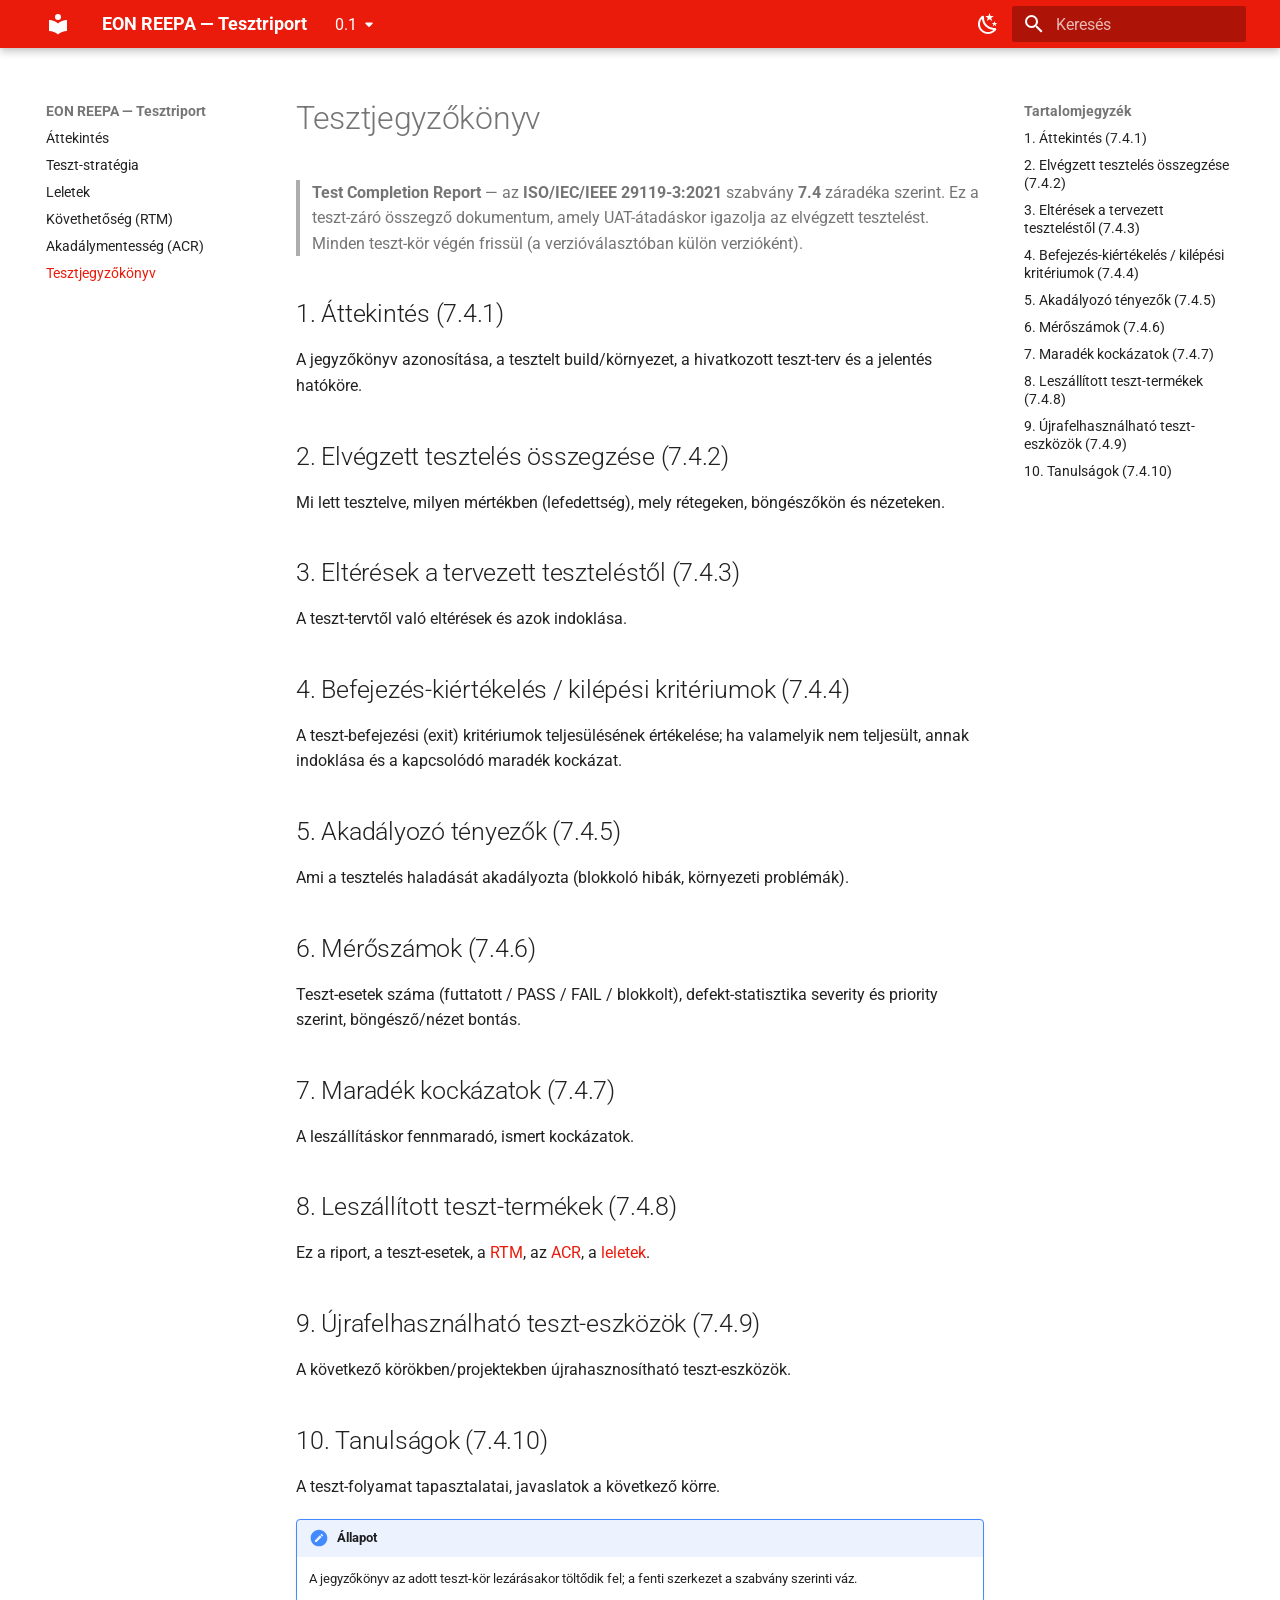
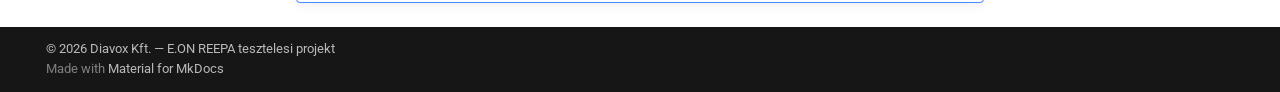
<file: 0.1/tesztjegyzokonyv/index.html>
<!doctype html>
<html lang="hu" class="no-js">
  <head>
    
      <meta charset="utf-8">
      <meta name="viewport" content="width=device-width,initial-scale=1">
      
        <meta name="description" content="Az EON REEPA adatbekero urlap tesztelesi riportja (ISO/IEC/IEEE 29119-3:2021)">
      
      
        <meta name="author" content="Diavox Kft.">
      
      
      
        <link rel="prev" href="../akadalymentesseg/">
      
      
      
        
      
      
      <link rel="icon" href="../assets/images/favicon.png">
      <meta name="generator" content="mkdocs-1.6.1, mkdocs-material-9.7.6">
    
    
      
        <title>Tesztjegyzőkönyv - EON REEPA — Tesztriport</title>
      
    
    
      <link rel="stylesheet" href="../assets/stylesheets/main.484c7ddc.min.css">
      
        
        <link rel="stylesheet" href="../assets/stylesheets/palette.ab4e12ef.min.css">
      
      


    
    
      
    
    
      
        
        
        <link rel="preconnect" href="https://fonts.gstatic.com" crossorigin>
        <link rel="stylesheet" href="https://fonts.googleapis.com/css?family=Roboto:300,300i,400,400i,700,700i%7CRoboto+Mono:400,400i,700,700i&display=fallback">
        <style>:root{--md-text-font:"Roboto";--md-code-font:"Roboto Mono"}</style>
      
    
    
      <link rel="stylesheet" href="../stylesheets/extra.css">
    
    <script>__md_scope=new URL("..",location),__md_hash=e=>[...e].reduce(((e,_)=>(e<<5)-e+_.charCodeAt(0)),0),__md_get=(e,_=localStorage,t=__md_scope)=>JSON.parse(_.getItem(t.pathname+"."+e)),__md_set=(e,_,t=localStorage,a=__md_scope)=>{try{t.setItem(a.pathname+"."+e,JSON.stringify(_))}catch(e){}}</script>
    
      

    
    
  </head>
  
  
    
    
      
    
    
    
    
    <body dir="ltr" data-md-color-scheme="default" data-md-color-primary="custom" data-md-color-accent="custom">
  
    
    <input class="md-toggle" data-md-toggle="drawer" type="checkbox" id="__drawer" autocomplete="off">
    <input class="md-toggle" data-md-toggle="search" type="checkbox" id="__search" autocomplete="off">
    <label class="md-overlay" for="__drawer"></label>
    <div data-md-component="skip">
      
        
        <a href="#tesztjegyzokonyv" class="md-skip">
          Kihagyás
        </a>
      
    </div>
    <div data-md-component="announce">
      
    </div>
    
      <div data-md-color-scheme="default" data-md-component="outdated" hidden>
        
      </div>
    
    
      

  

<header class="md-header md-header--shadow" data-md-component="header">
  <nav class="md-header__inner md-grid" aria-label="Élőfej">
    <a href=".." title="EON REEPA — Tesztriport" class="md-header__button md-logo" aria-label="EON REEPA — Tesztriport" data-md-component="logo">
      
  
  <svg xmlns="http://www.w3.org/2000/svg" viewBox="0 0 24 24"><path d="M12 8a3 3 0 0 0 3-3 3 3 0 0 0-3-3 3 3 0 0 0-3 3 3 3 0 0 0 3 3m0 3.54C9.64 9.35 6.5 8 3 8v11c3.5 0 6.64 1.35 9 3.54 2.36-2.19 5.5-3.54 9-3.54V8c-3.5 0-6.64 1.35-9 3.54"/></svg>

    </a>
    <label class="md-header__button md-icon" for="__drawer">
      
      <svg xmlns="http://www.w3.org/2000/svg" viewBox="0 0 24 24"><path d="M3 6h18v2H3zm0 5h18v2H3zm0 5h18v2H3z"/></svg>
    </label>
    <div class="md-header__title" data-md-component="header-title">
      <div class="md-header__ellipsis">
        <div class="md-header__topic">
          <span class="md-ellipsis">
            EON REEPA — Tesztriport
          </span>
        </div>
        <div class="md-header__topic" data-md-component="header-topic">
          <span class="md-ellipsis">
            
              Tesztjegyzőkönyv
            
          </span>
        </div>
      </div>
    </div>
    
      
        <form class="md-header__option" data-md-component="palette">
  
    
    
    
    <input class="md-option" data-md-color-media="" data-md-color-scheme="default" data-md-color-primary="custom" data-md-color-accent="custom"  aria-label="Sotet mod"  type="radio" name="__palette" id="__palette_0">
    
      <label class="md-header__button md-icon" title="Sotet mod" for="__palette_1" hidden>
        <svg xmlns="http://www.w3.org/2000/svg" viewBox="0 0 24 24"><path d="m17.75 4.09-2.53 1.94.91 3.06-2.63-1.81-2.63 1.81.91-3.06-2.53-1.94L12.44 4l1.06-3 1.06 3zm3.5 6.91-1.64 1.25.59 1.98-1.7-1.17-1.7 1.17.59-1.98L15.75 11l2.06-.05L18.5 9l.69 1.95zm-2.28 4.95c.83-.08 1.72 1.1 1.19 1.85-.32.45-.66.87-1.08 1.27C15.17 23 8.84 23 4.94 19.07c-3.91-3.9-3.91-10.24 0-14.14.4-.4.82-.76 1.27-1.08.75-.53 1.93.36 1.85 1.19-.27 2.86.69 5.83 2.89 8.02a9.96 9.96 0 0 0 8.02 2.89m-1.64 2.02a12.08 12.08 0 0 1-7.8-3.47c-2.17-2.19-3.33-5-3.49-7.82-2.81 3.14-2.7 7.96.31 10.98 3.02 3.01 7.84 3.12 10.98.31"/></svg>
      </label>
    
  
    
    
    
    <input class="md-option" data-md-color-media="" data-md-color-scheme="slate" data-md-color-primary="custom" data-md-color-accent="custom"  aria-label="Vilagos mod"  type="radio" name="__palette" id="__palette_1">
    
      <label class="md-header__button md-icon" title="Vilagos mod" for="__palette_0" hidden>
        <svg xmlns="http://www.w3.org/2000/svg" viewBox="0 0 24 24"><path d="M12 7a5 5 0 0 1 5 5 5 5 0 0 1-5 5 5 5 0 0 1-5-5 5 5 0 0 1 5-5m0 2a3 3 0 0 0-3 3 3 3 0 0 0 3 3 3 3 0 0 0 3-3 3 3 0 0 0-3-3m0-7 2.39 3.42C13.65 5.15 12.84 5 12 5s-1.65.15-2.39.42zM3.34 7l4.16-.35A7.2 7.2 0 0 0 5.94 8.5c-.44.74-.69 1.5-.83 2.29zm.02 10 1.76-3.77a7.131 7.131 0 0 0 2.38 4.14zM20.65 7l-1.77 3.79a7.02 7.02 0 0 0-2.38-4.15zm-.01 10-4.14.36c.59-.51 1.12-1.14 1.54-1.86.42-.73.69-1.5.83-2.29zM12 22l-2.41-3.44c.74.27 1.55.44 2.41.44.82 0 1.63-.17 2.37-.44z"/></svg>
      </label>
    
  
</form>
      
    
    
      <script>var palette=__md_get("__palette");if(palette&&palette.color){if("(prefers-color-scheme)"===palette.color.media){var media=matchMedia("(prefers-color-scheme: light)"),input=document.querySelector(media.matches?"[data-md-color-media='(prefers-color-scheme: light)']":"[data-md-color-media='(prefers-color-scheme: dark)']");palette.color.media=input.getAttribute("data-md-color-media"),palette.color.scheme=input.getAttribute("data-md-color-scheme"),palette.color.primary=input.getAttribute("data-md-color-primary"),palette.color.accent=input.getAttribute("data-md-color-accent")}for(var[key,value]of Object.entries(palette.color))document.body.setAttribute("data-md-color-"+key,value)}</script>
    
    
    
      
      
        <label class="md-header__button md-icon" for="__search">
          
          <svg xmlns="http://www.w3.org/2000/svg" viewBox="0 0 24 24"><path d="M9.5 3A6.5 6.5 0 0 1 16 9.5c0 1.61-.59 3.09-1.56 4.23l.27.27h.79l5 5-1.5 1.5-5-5v-.79l-.27-.27A6.52 6.52 0 0 1 9.5 16 6.5 6.5 0 0 1 3 9.5 6.5 6.5 0 0 1 9.5 3m0 2C7 5 5 7 5 9.5S7 14 9.5 14 14 12 14 9.5 12 5 9.5 5"/></svg>
        </label>
        <div class="md-search" data-md-component="search" role="dialog">
  <label class="md-search__overlay" for="__search"></label>
  <div class="md-search__inner" role="search">
    <form class="md-search__form" name="search">
      <input type="text" class="md-search__input" name="query" aria-label="Keresés" placeholder="Keresés" autocapitalize="off" autocorrect="off" autocomplete="off" spellcheck="false" data-md-component="search-query" required>
      <label class="md-search__icon md-icon" for="__search">
        
        <svg xmlns="http://www.w3.org/2000/svg" viewBox="0 0 24 24"><path d="M9.5 3A6.5 6.5 0 0 1 16 9.5c0 1.61-.59 3.09-1.56 4.23l.27.27h.79l5 5-1.5 1.5-5-5v-.79l-.27-.27A6.52 6.52 0 0 1 9.5 16 6.5 6.5 0 0 1 3 9.5 6.5 6.5 0 0 1 9.5 3m0 2C7 5 5 7 5 9.5S7 14 9.5 14 14 12 14 9.5 12 5 9.5 5"/></svg>
        
        <svg xmlns="http://www.w3.org/2000/svg" viewBox="0 0 24 24"><path d="M20 11v2H8l5.5 5.5-1.42 1.42L4.16 12l7.92-7.92L13.5 5.5 8 11z"/></svg>
      </label>
      <nav class="md-search__options" aria-label="Keresés">
        
        <button type="reset" class="md-search__icon md-icon" title="Törlés" aria-label="Törlés" tabindex="-1">
          
          <svg xmlns="http://www.w3.org/2000/svg" viewBox="0 0 24 24"><path d="M19 6.41 17.59 5 12 10.59 6.41 5 5 6.41 10.59 12 5 17.59 6.41 19 12 13.41 17.59 19 19 17.59 13.41 12z"/></svg>
        </button>
      </nav>
      
        <div class="md-search__suggest" data-md-component="search-suggest"></div>
      
    </form>
    <div class="md-search__output">
      <div class="md-search__scrollwrap" tabindex="0" data-md-scrollfix>
        <div class="md-search-result" data-md-component="search-result">
          <div class="md-search-result__meta">
            Keresés inicializálása
          </div>
          <ol class="md-search-result__list" role="presentation"></ol>
        </div>
      </div>
    </div>
  </div>
</div>
      
    
    
  </nav>
  
</header>
    
    <div class="md-container" data-md-component="container">
      
      
        
          
        
      
      <main class="md-main" data-md-component="main">
        <div class="md-main__inner md-grid">
          
            
              
              <div class="md-sidebar md-sidebar--primary" data-md-component="sidebar" data-md-type="navigation" >
                <div class="md-sidebar__scrollwrap">
                  <div class="md-sidebar__inner">
                    



<nav class="md-nav md-nav--primary" aria-label="Navigáció" data-md-level="0">
  <label class="md-nav__title" for="__drawer">
    <a href=".." title="EON REEPA — Tesztriport" class="md-nav__button md-logo" aria-label="EON REEPA — Tesztriport" data-md-component="logo">
      
  
  <svg xmlns="http://www.w3.org/2000/svg" viewBox="0 0 24 24"><path d="M12 8a3 3 0 0 0 3-3 3 3 0 0 0-3-3 3 3 0 0 0-3 3 3 3 0 0 0 3 3m0 3.54C9.64 9.35 6.5 8 3 8v11c3.5 0 6.64 1.35 9 3.54 2.36-2.19 5.5-3.54 9-3.54V8c-3.5 0-6.64 1.35-9 3.54"/></svg>

    </a>
    EON REEPA — Tesztriport
  </label>
  
  <ul class="md-nav__list" data-md-scrollfix>
    
      
      
  
  
  
  
    <li class="md-nav__item">
      <a href=".." class="md-nav__link">
        
  
  
  <span class="md-ellipsis">
    
  
    Áttekintés
  

    
  </span>
  
  

      </a>
    </li>
  

    
      
      
  
  
  
  
    <li class="md-nav__item">
      <a href="../teszt-strategia/" class="md-nav__link">
        
  
  
  <span class="md-ellipsis">
    
  
    Teszt-stratégia
  

    
  </span>
  
  

      </a>
    </li>
  

    
      
      
  
  
  
  
    <li class="md-nav__item">
      <a href="../leletek/" class="md-nav__link">
        
  
  
  <span class="md-ellipsis">
    
  
    Leletek
  

    
  </span>
  
  

      </a>
    </li>
  

    
      
      
  
  
  
  
    <li class="md-nav__item">
      <a href="../rtm/" class="md-nav__link">
        
  
  
  <span class="md-ellipsis">
    
  
    Követhetőség (RTM)
  

    
  </span>
  
  

      </a>
    </li>
  

    
      
      
  
  
  
  
    <li class="md-nav__item">
      <a href="../akadalymentesseg/" class="md-nav__link">
        
  
  
  <span class="md-ellipsis">
    
  
    Akadálymentesség (ACR)
  

    
  </span>
  
  

      </a>
    </li>
  

    
      
      
  
  
    
  
  
  
    <li class="md-nav__item md-nav__item--active">
      
      <input class="md-nav__toggle md-toggle" type="checkbox" id="__toc">
      
      
        
      
      
        <label class="md-nav__link md-nav__link--active" for="__toc">
          
  
  
  <span class="md-ellipsis">
    
  
    Tesztjegyzőkönyv
  

    
  </span>
  
  

          <span class="md-nav__icon md-icon"></span>
        </label>
      
      <a href="./" class="md-nav__link md-nav__link--active">
        
  
  
  <span class="md-ellipsis">
    
  
    Tesztjegyzőkönyv
  

    
  </span>
  
  

      </a>
      
        

<nav class="md-nav md-nav--secondary" aria-label="Tartalomjegyzék">
  
  
  
    
  
  
    <label class="md-nav__title" for="__toc">
      <span class="md-nav__icon md-icon"></span>
      Tartalomjegyzék
    </label>
    <ul class="md-nav__list" data-md-component="toc" data-md-scrollfix>
      
        <li class="md-nav__item">
  <a href="#1-attekintes-741" class="md-nav__link">
    <span class="md-ellipsis">
      
        1. Áttekintés (7.4.1)
      
    </span>
  </a>
  
</li>
      
        <li class="md-nav__item">
  <a href="#2-elvegzett-teszteles-osszegzese-742" class="md-nav__link">
    <span class="md-ellipsis">
      
        2. Elvégzett tesztelés összegzése (7.4.2)
      
    </span>
  </a>
  
</li>
      
        <li class="md-nav__item">
  <a href="#3-elteresek-a-tervezett-tesztelestol-743" class="md-nav__link">
    <span class="md-ellipsis">
      
        3. Eltérések a tervezett teszteléstől (7.4.3)
      
    </span>
  </a>
  
</li>
      
        <li class="md-nav__item">
  <a href="#4-befejezes-kiertekeles-kilepesi-kriteriumok-744" class="md-nav__link">
    <span class="md-ellipsis">
      
        4. Befejezés-kiértékelés / kilépési kritériumok (7.4.4)
      
    </span>
  </a>
  
</li>
      
        <li class="md-nav__item">
  <a href="#5-akadalyozo-tenyezok-745" class="md-nav__link">
    <span class="md-ellipsis">
      
        5. Akadályozó tényezők (7.4.5)
      
    </span>
  </a>
  
</li>
      
        <li class="md-nav__item">
  <a href="#6-meroszamok-746" class="md-nav__link">
    <span class="md-ellipsis">
      
        6. Mérőszámok (7.4.6)
      
    </span>
  </a>
  
</li>
      
        <li class="md-nav__item">
  <a href="#7-maradek-kockazatok-747" class="md-nav__link">
    <span class="md-ellipsis">
      
        7. Maradék kockázatok (7.4.7)
      
    </span>
  </a>
  
</li>
      
        <li class="md-nav__item">
  <a href="#8-leszallitott-teszt-termekek-748" class="md-nav__link">
    <span class="md-ellipsis">
      
        8. Leszállított teszt-termékek (7.4.8)
      
    </span>
  </a>
  
</li>
      
        <li class="md-nav__item">
  <a href="#9-ujrafelhasznalhato-teszt-eszkozok-749" class="md-nav__link">
    <span class="md-ellipsis">
      
        9. Újrafelhasználható teszt-eszközök (7.4.9)
      
    </span>
  </a>
  
</li>
      
        <li class="md-nav__item">
  <a href="#10-tanulsagok-7410" class="md-nav__link">
    <span class="md-ellipsis">
      
        10. Tanulságok (7.4.10)
      
    </span>
  </a>
  
</li>
      
    </ul>
  
</nav>
      
    </li>
  

    
  </ul>
</nav>
                  </div>
                </div>
              </div>
            
            
              
              <div class="md-sidebar md-sidebar--secondary" data-md-component="sidebar" data-md-type="toc" >
                <div class="md-sidebar__scrollwrap">
                  <div class="md-sidebar__inner">
                    

<nav class="md-nav md-nav--secondary" aria-label="Tartalomjegyzék">
  
  
  
    
  
  
    <label class="md-nav__title" for="__toc">
      <span class="md-nav__icon md-icon"></span>
      Tartalomjegyzék
    </label>
    <ul class="md-nav__list" data-md-component="toc" data-md-scrollfix>
      
        <li class="md-nav__item">
  <a href="#1-attekintes-741" class="md-nav__link">
    <span class="md-ellipsis">
      
        1. Áttekintés (7.4.1)
      
    </span>
  </a>
  
</li>
      
        <li class="md-nav__item">
  <a href="#2-elvegzett-teszteles-osszegzese-742" class="md-nav__link">
    <span class="md-ellipsis">
      
        2. Elvégzett tesztelés összegzése (7.4.2)
      
    </span>
  </a>
  
</li>
      
        <li class="md-nav__item">
  <a href="#3-elteresek-a-tervezett-tesztelestol-743" class="md-nav__link">
    <span class="md-ellipsis">
      
        3. Eltérések a tervezett teszteléstől (7.4.3)
      
    </span>
  </a>
  
</li>
      
        <li class="md-nav__item">
  <a href="#4-befejezes-kiertekeles-kilepesi-kriteriumok-744" class="md-nav__link">
    <span class="md-ellipsis">
      
        4. Befejezés-kiértékelés / kilépési kritériumok (7.4.4)
      
    </span>
  </a>
  
</li>
      
        <li class="md-nav__item">
  <a href="#5-akadalyozo-tenyezok-745" class="md-nav__link">
    <span class="md-ellipsis">
      
        5. Akadályozó tényezők (7.4.5)
      
    </span>
  </a>
  
</li>
      
        <li class="md-nav__item">
  <a href="#6-meroszamok-746" class="md-nav__link">
    <span class="md-ellipsis">
      
        6. Mérőszámok (7.4.6)
      
    </span>
  </a>
  
</li>
      
        <li class="md-nav__item">
  <a href="#7-maradek-kockazatok-747" class="md-nav__link">
    <span class="md-ellipsis">
      
        7. Maradék kockázatok (7.4.7)
      
    </span>
  </a>
  
</li>
      
        <li class="md-nav__item">
  <a href="#8-leszallitott-teszt-termekek-748" class="md-nav__link">
    <span class="md-ellipsis">
      
        8. Leszállított teszt-termékek (7.4.8)
      
    </span>
  </a>
  
</li>
      
        <li class="md-nav__item">
  <a href="#9-ujrafelhasznalhato-teszt-eszkozok-749" class="md-nav__link">
    <span class="md-ellipsis">
      
        9. Újrafelhasználható teszt-eszközök (7.4.9)
      
    </span>
  </a>
  
</li>
      
        <li class="md-nav__item">
  <a href="#10-tanulsagok-7410" class="md-nav__link">
    <span class="md-ellipsis">
      
        10. Tanulságok (7.4.10)
      
    </span>
  </a>
  
</li>
      
    </ul>
  
</nav>
                  </div>
                </div>
              </div>
            
          
          
            <div class="md-content" data-md-component="content">
              
              <article class="md-content__inner md-typeset">
                
                  



<h1 id="tesztjegyzokonyv">Tesztjegyzőkönyv<a class="headerlink" href="#tesztjegyzokonyv" title="Permanent link">&para;</a></h1>
<blockquote>
<p><strong>Test Completion Report</strong> — az <strong>ISO/IEC/IEEE 29119-3:2021</strong> szabvány <strong>7.4</strong> záradéka szerint. Ez a teszt-záró összegző dokumentum, amely UAT-átadáskor igazolja az elvégzett tesztelést. Minden teszt-kör végén frissül (a verzióválasztóban külön verzióként).</p>
</blockquote>
<h2 id="1-attekintes-741">1. Áttekintés (7.4.1)<a class="headerlink" href="#1-attekintes-741" title="Permanent link">&para;</a></h2>
<p>A jegyzőkönyv azonosítása, a tesztelt build/környezet, a hivatkozott teszt-terv és a jelentés hatóköre.</p>
<h2 id="2-elvegzett-teszteles-osszegzese-742">2. Elvégzett tesztelés összegzése (7.4.2)<a class="headerlink" href="#2-elvegzett-teszteles-osszegzese-742" title="Permanent link">&para;</a></h2>
<p>Mi lett tesztelve, milyen mértékben (lefedettség), mely rétegeken, böngészőkön és nézeteken.</p>
<h2 id="3-elteresek-a-tervezett-tesztelestol-743">3. Eltérések a tervezett teszteléstől (7.4.3)<a class="headerlink" href="#3-elteresek-a-tervezett-tesztelestol-743" title="Permanent link">&para;</a></h2>
<p>A teszt-tervtől való eltérések és azok indoklása.</p>
<h2 id="4-befejezes-kiertekeles-kilepesi-kriteriumok-744">4. Befejezés-kiértékelés / kilépési kritériumok (7.4.4)<a class="headerlink" href="#4-befejezes-kiertekeles-kilepesi-kriteriumok-744" title="Permanent link">&para;</a></h2>
<p>A teszt-befejezési (exit) kritériumok teljesülésének értékelése; ha valamelyik nem teljesült, annak indoklása és a kapcsolódó maradék kockázat.</p>
<h2 id="5-akadalyozo-tenyezok-745">5. Akadályozó tényezők (7.4.5)<a class="headerlink" href="#5-akadalyozo-tenyezok-745" title="Permanent link">&para;</a></h2>
<p>Ami a tesztelés haladását akadályozta (blokkoló hibák, környezeti problémák).</p>
<h2 id="6-meroszamok-746">6. Mérőszámok (7.4.6)<a class="headerlink" href="#6-meroszamok-746" title="Permanent link">&para;</a></h2>
<p>Teszt-esetek száma (futtatott / PASS / FAIL / blokkolt), defekt-statisztika severity és priority szerint, böngésző/nézet bontás.</p>
<h2 id="7-maradek-kockazatok-747">7. Maradék kockázatok (7.4.7)<a class="headerlink" href="#7-maradek-kockazatok-747" title="Permanent link">&para;</a></h2>
<p>A leszállításkor fennmaradó, ismert kockázatok.</p>
<h2 id="8-leszallitott-teszt-termekek-748">8. Leszállított teszt-termékek (7.4.8)<a class="headerlink" href="#8-leszallitott-teszt-termekek-748" title="Permanent link">&para;</a></h2>
<p>Ez a riport, a teszt-esetek, a <a href="../rtm/">RTM</a>, az <a href="../akadalymentesseg/">ACR</a>, a <a href="../leletek/">leletek</a>.</p>
<h2 id="9-ujrafelhasznalhato-teszt-eszkozok-749">9. Újrafelhasználható teszt-eszközök (7.4.9)<a class="headerlink" href="#9-ujrafelhasznalhato-teszt-eszkozok-749" title="Permanent link">&para;</a></h2>
<p>A következő körökben/projektekben újrahasznosítható teszt-eszközök.</p>
<h2 id="10-tanulsagok-7410">10. Tanulságok (7.4.10)<a class="headerlink" href="#10-tanulsagok-7410" title="Permanent link">&para;</a></h2>
<p>A teszt-folyamat tapasztalatai, javaslatok a következő körre.</p>
<div class="admonition note">
<p class="admonition-title">Állapot</p>
<p>A jegyzőkönyv az adott teszt-kör lezárásakor töltődik fel; a fenti szerkezet a szabvány szerinti váz.</p>
</div>












                
              </article>
            </div>
          
          
<script>var target=document.getElementById(location.hash.slice(1));target&&target.name&&(target.checked=target.name.startsWith("__tabbed_"))</script>
        </div>
        
          <button type="button" class="md-top md-icon" data-md-component="top" hidden>
  
  <svg xmlns="http://www.w3.org/2000/svg" viewBox="0 0 24 24"><path d="M13 20h-2V8l-5.5 5.5-1.42-1.42L12 4.16l7.92 7.92-1.42 1.42L13 8z"/></svg>
  Vissza a tetejére
</button>
        
      </main>
      
        <footer class="md-footer">
  
  <div class="md-footer-meta md-typeset">
    <div class="md-footer-meta__inner md-grid">
      <div class="md-copyright">
  
    <div class="md-copyright__highlight">
      &copy; 2026 Diavox Kft. — E.ON REEPA tesztelesi projekt
    </div>
  
  
    Made with
    <a href="https://squidfunk.github.io/mkdocs-material/" target="_blank" rel="noopener">
      Material for MkDocs
    </a>
  
</div>
      
    </div>
  </div>
</footer>
      
    </div>
    <div class="md-dialog" data-md-component="dialog">
      <div class="md-dialog__inner md-typeset"></div>
    </div>
    
    
    
      
      
      <script id="__config" type="application/json">{"annotate": null, "base": "..", "features": ["navigation.sections", "navigation.top", "navigation.tracking", "toc.follow", "search.suggest", "search.highlight", "content.code.copy"], "search": "../assets/javascripts/workers/search.2c215733.min.js", "tags": null, "translations": {"clipboard.copied": "V\u00e1g\u00f3lapra m\u00e1solva", "clipboard.copy": "M\u00e1sol\u00e1s v\u00e1g\u00f3lapra", "search.result.more.one": "1 tov\u00e1bbi tal\u00e1lat az oldalon", "search.result.more.other": "# tov\u00e1bbi tal\u00e1lat az oldalon", "search.result.none": "Nincs tal\u00e1lat", "search.result.one": "1 egyez\u0151 dokumentum", "search.result.other": "# egyez\u0151 dokumentum", "search.result.placeholder": "Keres\u00e9shez \u00edrj ide valamit", "search.result.term.missing": "\u00dcres", "select.version": "Verzi\u00f3v\u00e1lt\u00e1s"}, "version": {"default": "latest", "provider": "mike"}}</script>
    
    
      <script src="../assets/javascripts/bundle.79ae519e.min.js"></script>
      
    
  </body>
</html>
</file>
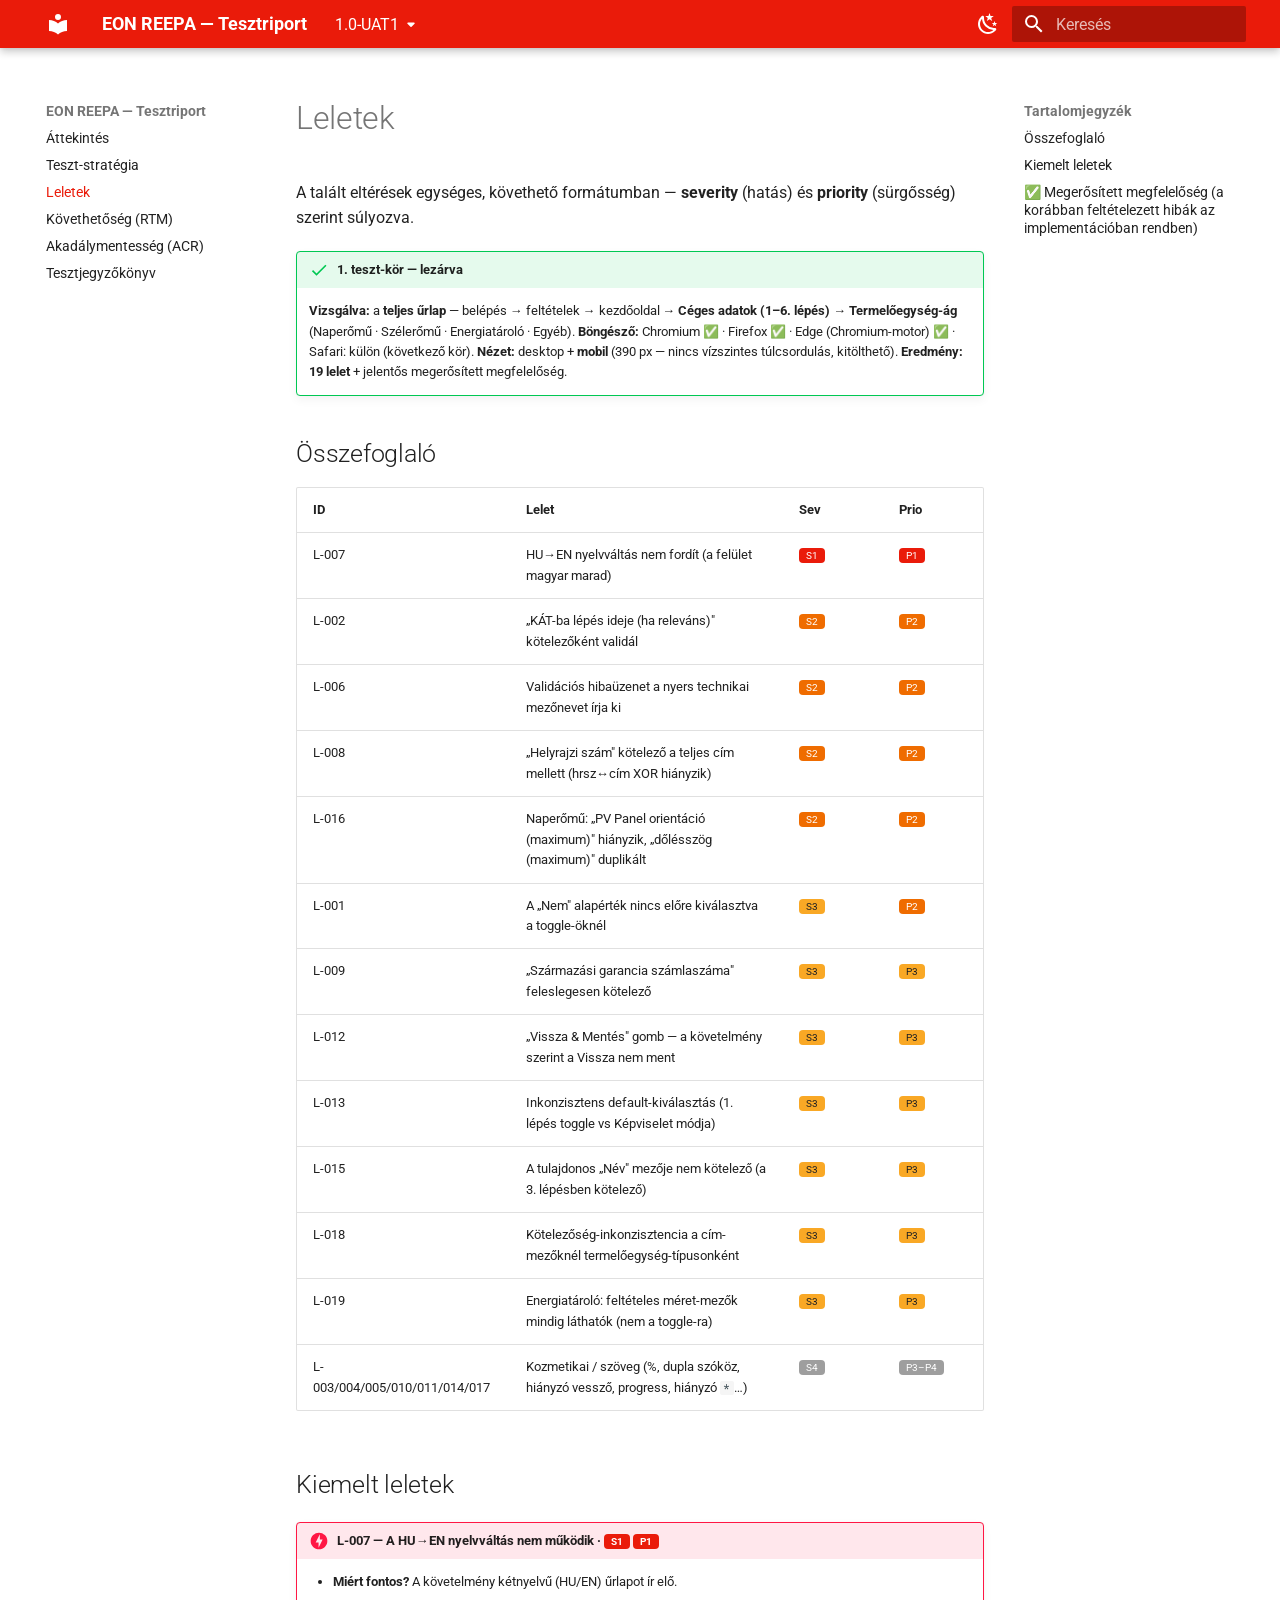
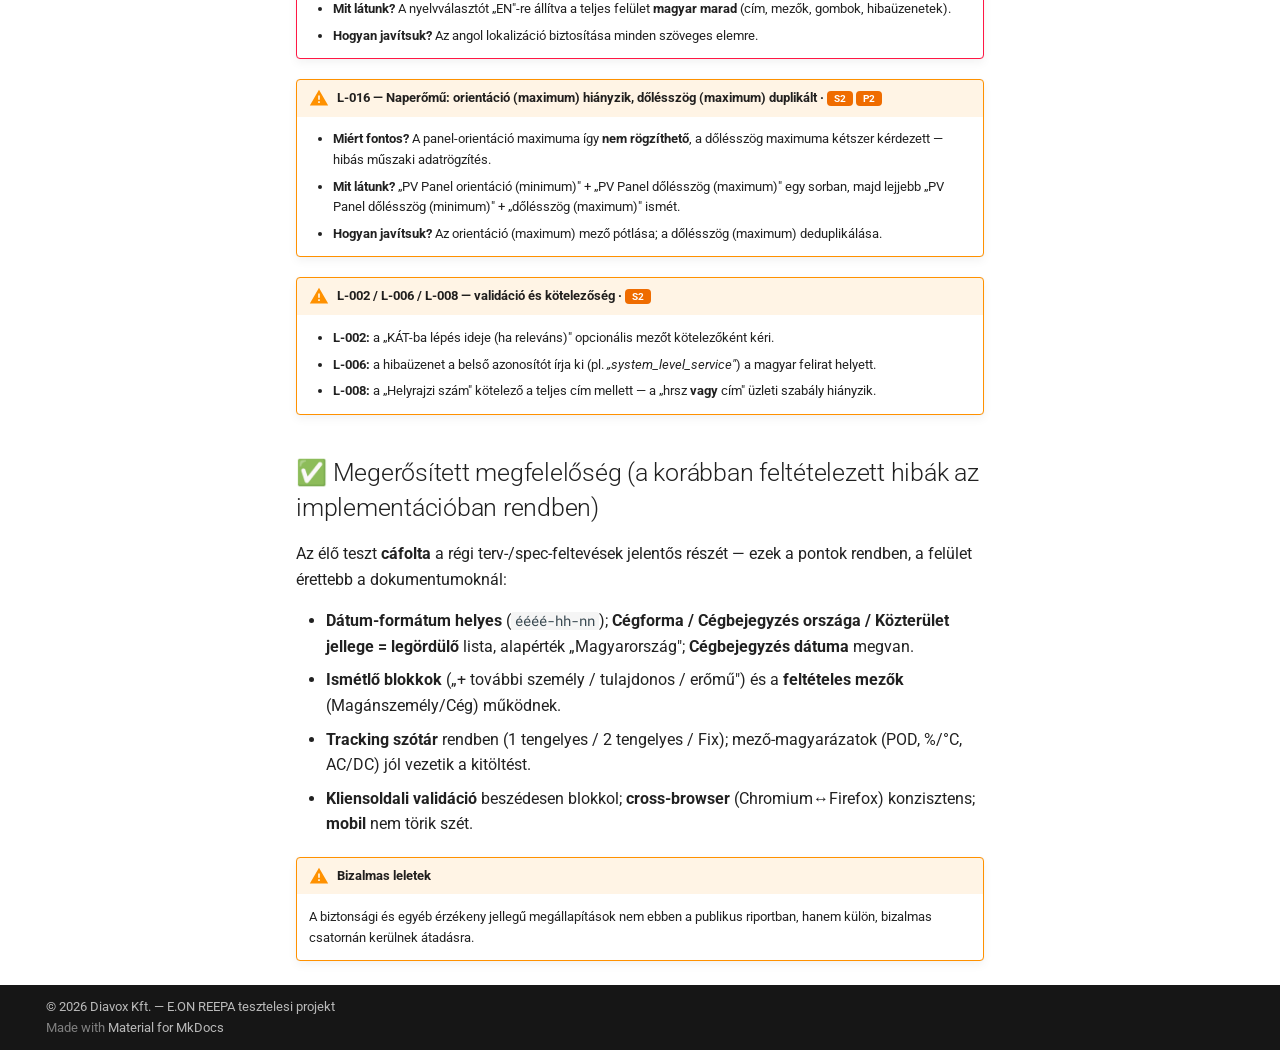
<file: 1.0-UAT1/leletek/index.html>
<!doctype html>
<html lang="hu" class="no-js">
  <head>
    
      <meta charset="utf-8">
      <meta name="viewport" content="width=device-width,initial-scale=1">
      
        <meta name="description" content="Az EON REEPA adatbekero urlap tesztelesi riportja (ISO/IEC/IEEE 29119-3:2021)">
      
      
        <meta name="author" content="Diavox Kft.">
      
      
      
        <link rel="prev" href="../teszt-strategia/">
      
      
        <link rel="next" href="../rtm/">
      
      
        
      
      
      <link rel="icon" href="../assets/images/favicon.png">
      <meta name="generator" content="mkdocs-1.6.1, mkdocs-material-9.7.6">
    
    
      
        <title>Leletek - EON REEPA — Tesztriport</title>
      
    
    
      <link rel="stylesheet" href="../assets/stylesheets/main.484c7ddc.min.css">
      
        
        <link rel="stylesheet" href="../assets/stylesheets/palette.ab4e12ef.min.css">
      
      


    
    
      
    
    
      
        
        
        <link rel="preconnect" href="https://fonts.gstatic.com" crossorigin>
        <link rel="stylesheet" href="https://fonts.googleapis.com/css?family=Roboto:300,300i,400,400i,700,700i%7CRoboto+Mono:400,400i,700,700i&display=fallback">
        <style>:root{--md-text-font:"Roboto";--md-code-font:"Roboto Mono"}</style>
      
    
    
      <link rel="stylesheet" href="../stylesheets/extra.css">
    
    <script>__md_scope=new URL("..",location),__md_hash=e=>[...e].reduce(((e,_)=>(e<<5)-e+_.charCodeAt(0)),0),__md_get=(e,_=localStorage,t=__md_scope)=>JSON.parse(_.getItem(t.pathname+"."+e)),__md_set=(e,_,t=localStorage,a=__md_scope)=>{try{t.setItem(a.pathname+"."+e,JSON.stringify(_))}catch(e){}}</script>
    
      

    
    
  </head>
  
  
    
    
      
    
    
    
    
    <body dir="ltr" data-md-color-scheme="default" data-md-color-primary="custom" data-md-color-accent="custom">
  
    
    <input class="md-toggle" data-md-toggle="drawer" type="checkbox" id="__drawer" autocomplete="off">
    <input class="md-toggle" data-md-toggle="search" type="checkbox" id="__search" autocomplete="off">
    <label class="md-overlay" for="__drawer"></label>
    <div data-md-component="skip">
      
        
        <a href="#leletek" class="md-skip">
          Kihagyás
        </a>
      
    </div>
    <div data-md-component="announce">
      
    </div>
    
      <div data-md-color-scheme="default" data-md-component="outdated" hidden>
        
      </div>
    
    
      

  

<header class="md-header md-header--shadow" data-md-component="header">
  <nav class="md-header__inner md-grid" aria-label="Élőfej">
    <a href=".." title="EON REEPA — Tesztriport" class="md-header__button md-logo" aria-label="EON REEPA — Tesztriport" data-md-component="logo">
      
  
  <svg xmlns="http://www.w3.org/2000/svg" viewBox="0 0 24 24"><path d="M12 8a3 3 0 0 0 3-3 3 3 0 0 0-3-3 3 3 0 0 0-3 3 3 3 0 0 0 3 3m0 3.54C9.64 9.35 6.5 8 3 8v11c3.5 0 6.64 1.35 9 3.54 2.36-2.19 5.5-3.54 9-3.54V8c-3.5 0-6.64 1.35-9 3.54"/></svg>

    </a>
    <label class="md-header__button md-icon" for="__drawer">
      
      <svg xmlns="http://www.w3.org/2000/svg" viewBox="0 0 24 24"><path d="M3 6h18v2H3zm0 5h18v2H3zm0 5h18v2H3z"/></svg>
    </label>
    <div class="md-header__title" data-md-component="header-title">
      <div class="md-header__ellipsis">
        <div class="md-header__topic">
          <span class="md-ellipsis">
            EON REEPA — Tesztriport
          </span>
        </div>
        <div class="md-header__topic" data-md-component="header-topic">
          <span class="md-ellipsis">
            
              Leletek
            
          </span>
        </div>
      </div>
    </div>
    
      
        <form class="md-header__option" data-md-component="palette">
  
    
    
    
    <input class="md-option" data-md-color-media="" data-md-color-scheme="default" data-md-color-primary="custom" data-md-color-accent="custom"  aria-label="Sotet mod"  type="radio" name="__palette" id="__palette_0">
    
      <label class="md-header__button md-icon" title="Sotet mod" for="__palette_1" hidden>
        <svg xmlns="http://www.w3.org/2000/svg" viewBox="0 0 24 24"><path d="m17.75 4.09-2.53 1.94.91 3.06-2.63-1.81-2.63 1.81.91-3.06-2.53-1.94L12.44 4l1.06-3 1.06 3zm3.5 6.91-1.64 1.25.59 1.98-1.7-1.17-1.7 1.17.59-1.98L15.75 11l2.06-.05L18.5 9l.69 1.95zm-2.28 4.95c.83-.08 1.72 1.1 1.19 1.85-.32.45-.66.87-1.08 1.27C15.17 23 8.84 23 4.94 19.07c-3.91-3.9-3.91-10.24 0-14.14.4-.4.82-.76 1.27-1.08.75-.53 1.93.36 1.85 1.19-.27 2.86.69 5.83 2.89 8.02a9.96 9.96 0 0 0 8.02 2.89m-1.64 2.02a12.08 12.08 0 0 1-7.8-3.47c-2.17-2.19-3.33-5-3.49-7.82-2.81 3.14-2.7 7.96.31 10.98 3.02 3.01 7.84 3.12 10.98.31"/></svg>
      </label>
    
  
    
    
    
    <input class="md-option" data-md-color-media="" data-md-color-scheme="slate" data-md-color-primary="custom" data-md-color-accent="custom"  aria-label="Vilagos mod"  type="radio" name="__palette" id="__palette_1">
    
      <label class="md-header__button md-icon" title="Vilagos mod" for="__palette_0" hidden>
        <svg xmlns="http://www.w3.org/2000/svg" viewBox="0 0 24 24"><path d="M12 7a5 5 0 0 1 5 5 5 5 0 0 1-5 5 5 5 0 0 1-5-5 5 5 0 0 1 5-5m0 2a3 3 0 0 0-3 3 3 3 0 0 0 3 3 3 3 0 0 0 3-3 3 3 0 0 0-3-3m0-7 2.39 3.42C13.65 5.15 12.84 5 12 5s-1.65.15-2.39.42zM3.34 7l4.16-.35A7.2 7.2 0 0 0 5.94 8.5c-.44.74-.69 1.5-.83 2.29zm.02 10 1.76-3.77a7.131 7.131 0 0 0 2.38 4.14zM20.65 7l-1.77 3.79a7.02 7.02 0 0 0-2.38-4.15zm-.01 10-4.14.36c.59-.51 1.12-1.14 1.54-1.86.42-.73.69-1.5.83-2.29zM12 22l-2.41-3.44c.74.27 1.55.44 2.41.44.82 0 1.63-.17 2.37-.44z"/></svg>
      </label>
    
  
</form>
      
    
    
      <script>var palette=__md_get("__palette");if(palette&&palette.color){if("(prefers-color-scheme)"===palette.color.media){var media=matchMedia("(prefers-color-scheme: light)"),input=document.querySelector(media.matches?"[data-md-color-media='(prefers-color-scheme: light)']":"[data-md-color-media='(prefers-color-scheme: dark)']");palette.color.media=input.getAttribute("data-md-color-media"),palette.color.scheme=input.getAttribute("data-md-color-scheme"),palette.color.primary=input.getAttribute("data-md-color-primary"),palette.color.accent=input.getAttribute("data-md-color-accent")}for(var[key,value]of Object.entries(palette.color))document.body.setAttribute("data-md-color-"+key,value)}</script>
    
    
    
      
      
        <label class="md-header__button md-icon" for="__search">
          
          <svg xmlns="http://www.w3.org/2000/svg" viewBox="0 0 24 24"><path d="M9.5 3A6.5 6.5 0 0 1 16 9.5c0 1.61-.59 3.09-1.56 4.23l.27.27h.79l5 5-1.5 1.5-5-5v-.79l-.27-.27A6.52 6.52 0 0 1 9.5 16 6.5 6.5 0 0 1 3 9.5 6.5 6.5 0 0 1 9.5 3m0 2C7 5 5 7 5 9.5S7 14 9.5 14 14 12 14 9.5 12 5 9.5 5"/></svg>
        </label>
        <div class="md-search" data-md-component="search" role="dialog">
  <label class="md-search__overlay" for="__search"></label>
  <div class="md-search__inner" role="search">
    <form class="md-search__form" name="search">
      <input type="text" class="md-search__input" name="query" aria-label="Keresés" placeholder="Keresés" autocapitalize="off" autocorrect="off" autocomplete="off" spellcheck="false" data-md-component="search-query" required>
      <label class="md-search__icon md-icon" for="__search">
        
        <svg xmlns="http://www.w3.org/2000/svg" viewBox="0 0 24 24"><path d="M9.5 3A6.5 6.5 0 0 1 16 9.5c0 1.61-.59 3.09-1.56 4.23l.27.27h.79l5 5-1.5 1.5-5-5v-.79l-.27-.27A6.52 6.52 0 0 1 9.5 16 6.5 6.5 0 0 1 3 9.5 6.5 6.5 0 0 1 9.5 3m0 2C7 5 5 7 5 9.5S7 14 9.5 14 14 12 14 9.5 12 5 9.5 5"/></svg>
        
        <svg xmlns="http://www.w3.org/2000/svg" viewBox="0 0 24 24"><path d="M20 11v2H8l5.5 5.5-1.42 1.42L4.16 12l7.92-7.92L13.5 5.5 8 11z"/></svg>
      </label>
      <nav class="md-search__options" aria-label="Keresés">
        
        <button type="reset" class="md-search__icon md-icon" title="Törlés" aria-label="Törlés" tabindex="-1">
          
          <svg xmlns="http://www.w3.org/2000/svg" viewBox="0 0 24 24"><path d="M19 6.41 17.59 5 12 10.59 6.41 5 5 6.41 10.59 12 5 17.59 6.41 19 12 13.41 17.59 19 19 17.59 13.41 12z"/></svg>
        </button>
      </nav>
      
        <div class="md-search__suggest" data-md-component="search-suggest"></div>
      
    </form>
    <div class="md-search__output">
      <div class="md-search__scrollwrap" tabindex="0" data-md-scrollfix>
        <div class="md-search-result" data-md-component="search-result">
          <div class="md-search-result__meta">
            Keresés inicializálása
          </div>
          <ol class="md-search-result__list" role="presentation"></ol>
        </div>
      </div>
    </div>
  </div>
</div>
      
    
    
  </nav>
  
</header>
    
    <div class="md-container" data-md-component="container">
      
      
        
          
        
      
      <main class="md-main" data-md-component="main">
        <div class="md-main__inner md-grid">
          
            
              
              <div class="md-sidebar md-sidebar--primary" data-md-component="sidebar" data-md-type="navigation" >
                <div class="md-sidebar__scrollwrap">
                  <div class="md-sidebar__inner">
                    



<nav class="md-nav md-nav--primary" aria-label="Navigáció" data-md-level="0">
  <label class="md-nav__title" for="__drawer">
    <a href=".." title="EON REEPA — Tesztriport" class="md-nav__button md-logo" aria-label="EON REEPA — Tesztriport" data-md-component="logo">
      
  
  <svg xmlns="http://www.w3.org/2000/svg" viewBox="0 0 24 24"><path d="M12 8a3 3 0 0 0 3-3 3 3 0 0 0-3-3 3 3 0 0 0-3 3 3 3 0 0 0 3 3m0 3.54C9.64 9.35 6.5 8 3 8v11c3.5 0 6.64 1.35 9 3.54 2.36-2.19 5.5-3.54 9-3.54V8c-3.5 0-6.64 1.35-9 3.54"/></svg>

    </a>
    EON REEPA — Tesztriport
  </label>
  
  <ul class="md-nav__list" data-md-scrollfix>
    
      
      
  
  
  
  
    <li class="md-nav__item">
      <a href=".." class="md-nav__link">
        
  
  
  <span class="md-ellipsis">
    
  
    Áttekintés
  

    
  </span>
  
  

      </a>
    </li>
  

    
      
      
  
  
  
  
    <li class="md-nav__item">
      <a href="../teszt-strategia/" class="md-nav__link">
        
  
  
  <span class="md-ellipsis">
    
  
    Teszt-stratégia
  

    
  </span>
  
  

      </a>
    </li>
  

    
      
      
  
  
    
  
  
  
    <li class="md-nav__item md-nav__item--active">
      
      <input class="md-nav__toggle md-toggle" type="checkbox" id="__toc">
      
      
        
      
      
        <label class="md-nav__link md-nav__link--active" for="__toc">
          
  
  
  <span class="md-ellipsis">
    
  
    Leletek
  

    
  </span>
  
  

          <span class="md-nav__icon md-icon"></span>
        </label>
      
      <a href="./" class="md-nav__link md-nav__link--active">
        
  
  
  <span class="md-ellipsis">
    
  
    Leletek
  

    
  </span>
  
  

      </a>
      
        

<nav class="md-nav md-nav--secondary" aria-label="Tartalomjegyzék">
  
  
  
    
  
  
    <label class="md-nav__title" for="__toc">
      <span class="md-nav__icon md-icon"></span>
      Tartalomjegyzék
    </label>
    <ul class="md-nav__list" data-md-component="toc" data-md-scrollfix>
      
        <li class="md-nav__item">
  <a href="#osszefoglalo" class="md-nav__link">
    <span class="md-ellipsis">
      
        Összefoglaló
      
    </span>
  </a>
  
</li>
      
        <li class="md-nav__item">
  <a href="#kiemelt-leletek" class="md-nav__link">
    <span class="md-ellipsis">
      
        Kiemelt leletek
      
    </span>
  </a>
  
</li>
      
        <li class="md-nav__item">
  <a href="#megerositett-megfeleloseg-a-korabban-feltetelezett-hibak-az-implementacioban-rendben" class="md-nav__link">
    <span class="md-ellipsis">
      
        ✅ Megerősített megfelelőség (a korábban feltételezett hibák az implementációban rendben)
      
    </span>
  </a>
  
</li>
      
    </ul>
  
</nav>
      
    </li>
  

    
      
      
  
  
  
  
    <li class="md-nav__item">
      <a href="../rtm/" class="md-nav__link">
        
  
  
  <span class="md-ellipsis">
    
  
    Követhetőség (RTM)
  

    
  </span>
  
  

      </a>
    </li>
  

    
      
      
  
  
  
  
    <li class="md-nav__item">
      <a href="../akadalymentesseg/" class="md-nav__link">
        
  
  
  <span class="md-ellipsis">
    
  
    Akadálymentesség (ACR)
  

    
  </span>
  
  

      </a>
    </li>
  

    
      
      
  
  
  
  
    <li class="md-nav__item">
      <a href="../tesztjegyzokonyv/" class="md-nav__link">
        
  
  
  <span class="md-ellipsis">
    
  
    Tesztjegyzőkönyv
  

    
  </span>
  
  

      </a>
    </li>
  

    
  </ul>
</nav>
                  </div>
                </div>
              </div>
            
            
              
              <div class="md-sidebar md-sidebar--secondary" data-md-component="sidebar" data-md-type="toc" >
                <div class="md-sidebar__scrollwrap">
                  <div class="md-sidebar__inner">
                    

<nav class="md-nav md-nav--secondary" aria-label="Tartalomjegyzék">
  
  
  
    
  
  
    <label class="md-nav__title" for="__toc">
      <span class="md-nav__icon md-icon"></span>
      Tartalomjegyzék
    </label>
    <ul class="md-nav__list" data-md-component="toc" data-md-scrollfix>
      
        <li class="md-nav__item">
  <a href="#osszefoglalo" class="md-nav__link">
    <span class="md-ellipsis">
      
        Összefoglaló
      
    </span>
  </a>
  
</li>
      
        <li class="md-nav__item">
  <a href="#kiemelt-leletek" class="md-nav__link">
    <span class="md-ellipsis">
      
        Kiemelt leletek
      
    </span>
  </a>
  
</li>
      
        <li class="md-nav__item">
  <a href="#megerositett-megfeleloseg-a-korabban-feltetelezett-hibak-az-implementacioban-rendben" class="md-nav__link">
    <span class="md-ellipsis">
      
        ✅ Megerősített megfelelőség (a korábban feltételezett hibák az implementációban rendben)
      
    </span>
  </a>
  
</li>
      
    </ul>
  
</nav>
                  </div>
                </div>
              </div>
            
          
          
            <div class="md-content" data-md-component="content">
              
              <article class="md-content__inner md-typeset">
                
                  



<h1 id="leletek">Leletek<a class="headerlink" href="#leletek" title="Permanent link">&para;</a></h1>
<p>A talált eltérések egységes, követhető formátumban — <strong>severity</strong> (hatás) és <strong>priority</strong> (sürgősség) szerint súlyozva.</p>
<div class="admonition success">
<p class="admonition-title">1. teszt-kör — lezárva</p>
<p><strong>Vizsgálva:</strong> a <strong>teljes űrlap</strong> — belépés → feltételek → kezdőoldal → <strong>Céges adatok (1–6. lépés)</strong> → <strong>Termelőegység-ág</strong> (Naperőmű · Szélerőmű · Energiatároló · Egyéb).
<strong>Böngésző:</strong> Chromium ✅ · Firefox ✅ · Edge (Chromium-motor) ✅ · Safari: külön (következő kör).
<strong>Nézet:</strong> desktop + <strong>mobil</strong> (390 px — nincs vízszintes túlcsordulás, kitölthető).
<strong>Eredmény: 19 lelet</strong> + jelentős megerősített megfelelőség.</p>
</div>
<h2 id="osszefoglalo">Összefoglaló<a class="headerlink" href="#osszefoglalo" title="Permanent link">&para;</a></h2>
<table>
<thead>
<tr>
<th>ID</th>
<th>Lelet</th>
<th>Sev</th>
<th>Prio</th>
</tr>
</thead>
<tbody>
<tr>
<td>L-007</td>
<td>HU→EN nyelvváltás nem fordít (a felület magyar marad)</td>
<td><span class="sev-s1">S1</span></td>
<td><span class="prio-p1">P1</span></td>
</tr>
<tr>
<td>L-002</td>
<td>„KÁT-ba lépés ideje (ha releváns)" kötelezőként validál</td>
<td><span class="sev-s2">S2</span></td>
<td><span class="prio-p2">P2</span></td>
</tr>
<tr>
<td>L-006</td>
<td>Validációs hibaüzenet a nyers technikai mezőnevet írja ki</td>
<td><span class="sev-s2">S2</span></td>
<td><span class="prio-p2">P2</span></td>
</tr>
<tr>
<td>L-008</td>
<td>„Helyrajzi szám" kötelező a teljes cím mellett (hrsz↔cím XOR hiányzik)</td>
<td><span class="sev-s2">S2</span></td>
<td><span class="prio-p2">P2</span></td>
</tr>
<tr>
<td>L-016</td>
<td>Naperőmű: „PV Panel orientáció (maximum)" hiányzik, „dőlésszög (maximum)" duplikált</td>
<td><span class="sev-s2">S2</span></td>
<td><span class="prio-p2">P2</span></td>
</tr>
<tr>
<td>L-001</td>
<td>A „Nem" alapérték nincs előre kiválasztva a toggle-öknél</td>
<td><span class="sev-s3">S3</span></td>
<td><span class="prio-p2">P2</span></td>
</tr>
<tr>
<td>L-009</td>
<td>„Származási garancia számlaszáma" feleslegesen kötelező</td>
<td><span class="sev-s3">S3</span></td>
<td><span class="prio-p3">P3</span></td>
</tr>
<tr>
<td>L-012</td>
<td>„Vissza &amp; Mentés" gomb — a követelmény szerint a Vissza nem ment</td>
<td><span class="sev-s3">S3</span></td>
<td><span class="prio-p3">P3</span></td>
</tr>
<tr>
<td>L-013</td>
<td>Inkonzisztens default-kiválasztás (1. lépés toggle vs Képviselet módja)</td>
<td><span class="sev-s3">S3</span></td>
<td><span class="prio-p3">P3</span></td>
</tr>
<tr>
<td>L-015</td>
<td>A tulajdonos „Név" mezője nem kötelező (a 3. lépésben kötelező)</td>
<td><span class="sev-s3">S3</span></td>
<td><span class="prio-p3">P3</span></td>
</tr>
<tr>
<td>L-018</td>
<td>Kötelezőség-inkonzisztencia a cím-mezőknél termelőegység-típusonként</td>
<td><span class="sev-s3">S3</span></td>
<td><span class="prio-p3">P3</span></td>
</tr>
<tr>
<td>L-019</td>
<td>Energiatároló: feltételes méret-mezők mindig láthatók (nem a toggle-ra)</td>
<td><span class="sev-s3">S3</span></td>
<td><span class="prio-p3">P3</span></td>
</tr>
<tr>
<td>L-003/004/005/010/011/014/017</td>
<td>Kozmetikai / szöveg (%, dupla szóköz, hiányzó vessző, progress, hiányzó <code>*</code>…)</td>
<td><span class="sev-s4">S4</span></td>
<td><span class="prio-p4">P3–P4</span></td>
</tr>
</tbody>
</table>
<h2 id="kiemelt-leletek">Kiemelt leletek<a class="headerlink" href="#kiemelt-leletek" title="Permanent link">&para;</a></h2>
<div class="admonition danger">
<p class="admonition-title">L-007 — A HU→EN nyelvváltás nem működik · <span class='sev-s1'>S1</span> <span class='prio-p1'>P1</span></p>
<ul>
<li><strong>Miért fontos?</strong> A követelmény kétnyelvű (HU/EN) űrlapot ír elő.</li>
<li><strong>Mit látunk?</strong> A nyelvválasztót „EN"-re állítva a teljes felület <strong>magyar marad</strong> (cím, mezők, gombok, hibaüzenetek).</li>
<li><strong>Hogyan javítsuk?</strong> Az angol lokalizáció biztosítása minden szöveges elemre.</li>
</ul>
</div>
<div class="admonition warning">
<p class="admonition-title">L-016 — Naperőmű: orientáció (maximum) hiányzik, dőlésszög (maximum) duplikált · <span class='sev-s2'>S2</span> <span class='prio-p2'>P2</span></p>
<ul>
<li><strong>Miért fontos?</strong> A panel-orientáció maximuma így <strong>nem rögzíthető</strong>, a dőlésszög maximuma kétszer kérdezett — hibás műszaki adatrögzítés.</li>
<li><strong>Mit látunk?</strong> „PV Panel orientáció (minimum)" + „PV Panel dőlésszög (maximum)" egy sorban, majd lejjebb „PV Panel dőlésszög (minimum)" + „dőlésszög (maximum)" ismét.</li>
<li><strong>Hogyan javítsuk?</strong> Az orientáció (maximum) mező pótlása; a dőlésszög (maximum) deduplikálása.</li>
</ul>
</div>
<div class="admonition warning">
<p class="admonition-title">L-002 / L-006 / L-008 — validáció és kötelezőség · <span class='sev-s2'>S2</span></p>
<ul>
<li><strong>L-002:</strong> a „KÁT-ba lépés ideje (ha releváns)" opcionális mezőt kötelezőként kéri.</li>
<li><strong>L-006:</strong> a hibaüzenet a belső azonosítót írja ki (pl. <em>„system_level_service"</em>) a magyar felirat helyett.</li>
<li><strong>L-008:</strong> a „Helyrajzi szám" kötelező a teljes cím mellett — a „hrsz <strong>vagy</strong> cím" üzleti szabály hiányzik.</li>
</ul>
</div>
<h2 id="megerositett-megfeleloseg-a-korabban-feltetelezett-hibak-az-implementacioban-rendben">✅ Megerősített megfelelőség (a korábban feltételezett hibák az implementációban rendben)<a class="headerlink" href="#megerositett-megfeleloseg-a-korabban-feltetelezett-hibak-az-implementacioban-rendben" title="Permanent link">&para;</a></h2>
<p>Az élő teszt <strong>cáfolta</strong> a régi terv-/spec-feltevések jelentős részét — ezek a pontok rendben, a felület érettebb a dokumentumoknál:</p>
<ul>
<li><strong>Dátum-formátum helyes</strong> (<code>éééé-hh-nn</code>); <strong>Cégforma / Cégbejegyzés országa / Közterület jellege = legördülő</strong> lista, alapérték „Magyarország"; <strong>Cégbejegyzés dátuma</strong> megvan.</li>
<li><strong>Ismétlő blokkok</strong> („+ további személy / tulajdonos / erőmű") és a <strong>feltételes mezők</strong> (Magánszemély/Cég) működnek.</li>
<li><strong>Tracking szótár</strong> rendben (1 tengelyes / 2 tengelyes / Fix); mező-magyarázatok (POD, %/°C, AC/DC) jól vezetik a kitöltést.</li>
<li><strong>Kliensoldali validáció</strong> beszédesen blokkol; <strong>cross-browser</strong> (Chromium↔Firefox) konzisztens; <strong>mobil</strong> nem törik szét.</li>
</ul>
<div class="admonition warning">
<p class="admonition-title">Bizalmas leletek</p>
<p>A biztonsági és egyéb érzékeny jellegű megállapítások nem ebben a publikus riportban, hanem külön, bizalmas csatornán kerülnek átadásra.</p>
</div>












                
              </article>
            </div>
          
          
<script>var target=document.getElementById(location.hash.slice(1));target&&target.name&&(target.checked=target.name.startsWith("__tabbed_"))</script>
        </div>
        
          <button type="button" class="md-top md-icon" data-md-component="top" hidden>
  
  <svg xmlns="http://www.w3.org/2000/svg" viewBox="0 0 24 24"><path d="M13 20h-2V8l-5.5 5.5-1.42-1.42L12 4.16l7.92 7.92-1.42 1.42L13 8z"/></svg>
  Vissza a tetejére
</button>
        
      </main>
      
        <footer class="md-footer">
  
  <div class="md-footer-meta md-typeset">
    <div class="md-footer-meta__inner md-grid">
      <div class="md-copyright">
  
    <div class="md-copyright__highlight">
      &copy; 2026 Diavox Kft. — E.ON REEPA tesztelesi projekt
    </div>
  
  
    Made with
    <a href="https://squidfunk.github.io/mkdocs-material/" target="_blank" rel="noopener">
      Material for MkDocs
    </a>
  
</div>
      
    </div>
  </div>
</footer>
      
    </div>
    <div class="md-dialog" data-md-component="dialog">
      <div class="md-dialog__inner md-typeset"></div>
    </div>
    
    
    
      
      
      <script id="__config" type="application/json">{"annotate": null, "base": "..", "features": ["navigation.sections", "navigation.top", "navigation.tracking", "toc.follow", "search.suggest", "search.highlight", "content.code.copy"], "search": "../assets/javascripts/workers/search.2c215733.min.js", "tags": null, "translations": {"clipboard.copied": "V\u00e1g\u00f3lapra m\u00e1solva", "clipboard.copy": "M\u00e1sol\u00e1s v\u00e1g\u00f3lapra", "search.result.more.one": "1 tov\u00e1bbi tal\u00e1lat az oldalon", "search.result.more.other": "# tov\u00e1bbi tal\u00e1lat az oldalon", "search.result.none": "Nincs tal\u00e1lat", "search.result.one": "1 egyez\u0151 dokumentum", "search.result.other": "# egyez\u0151 dokumentum", "search.result.placeholder": "Keres\u00e9shez \u00edrj ide valamit", "search.result.term.missing": "\u00dcres", "select.version": "Verzi\u00f3v\u00e1lt\u00e1s"}, "version": {"default": "latest", "provider": "mike"}}</script>
    
    
      <script src="../assets/javascripts/bundle.79ae519e.min.js"></script>
      
    
  </body>
</html>
</file>
<file: 0.1/stylesheets/extra.css>
/* E.ON brand — primer piros #EA1B0A */
:root {
  --md-primary-fg-color:        #EA1B0A;
  --md-primary-fg-color--light: #ff4433;
  --md-primary-fg-color--dark:  #b71508;
  --md-accent-fg-color:         #EA1B0A;
  --md-accent-fg-color--transparent: rgba(234, 27, 10, 0.10);
}

[data-md-color-scheme="slate"] {
  --md-primary-fg-color: #EA1B0A;
  --md-accent-fg-color:  #ff4433;
}

/* Statuszjelzo badge-ek a leletekhez */
.status-pass { color: #2e7d32; font-weight: 600; }
.status-fail { color: #EA1B0A; font-weight: 600; }
.status-wip  { color: #ef6c00; font-weight: 600; }

/* Severity/priority cimkek */
.sev-s1, .prio-p1 { background:#EA1B0A; color:#fff; padding:1px 7px; border-radius:4px; font-size:.8em; }
.sev-s2, .prio-p2 { background:#ef6c00; color:#fff; padding:1px 7px; border-radius:4px; font-size:.8em; }
.sev-s3, .prio-p3 { background:#f9a825; color:#222; padding:1px 7px; border-radius:4px; font-size:.8em; }
.sev-s4, .prio-p4 { background:#9e9e9e; color:#fff; padding:1px 7px; border-radius:4px; font-size:.8em; }
</file>
<file: 1.0-UAT1/stylesheets/extra.css>
/* E.ON brand — primer piros #EA1B0A */
:root {
  --md-primary-fg-color:        #EA1B0A;
  --md-primary-fg-color--light: #ff4433;
  --md-primary-fg-color--dark:  #b71508;
  --md-accent-fg-color:         #EA1B0A;
  --md-accent-fg-color--transparent: rgba(234, 27, 10, 0.10);
}

[data-md-color-scheme="slate"] {
  --md-primary-fg-color: #EA1B0A;
  --md-accent-fg-color:  #ff4433;
}

/* Statuszjelzo badge-ek a leletekhez */
.status-pass { color: #2e7d32; font-weight: 600; }
.status-fail { color: #EA1B0A; font-weight: 600; }
.status-wip  { color: #ef6c00; font-weight: 600; }

/* Severity/priority cimkek */
.sev-s1, .prio-p1 { background:#EA1B0A; color:#fff; padding:1px 7px; border-radius:4px; font-size:.8em; }
.sev-s2, .prio-p2 { background:#ef6c00; color:#fff; padding:1px 7px; border-radius:4px; font-size:.8em; }
.sev-s3, .prio-p3 { background:#f9a825; color:#222; padding:1px 7px; border-radius:4px; font-size:.8em; }
.sev-s4, .prio-p4 { background:#9e9e9e; color:#fff; padding:1px 7px; border-radius:4px; font-size:.8em; }
</file>
<file: 0.1/assets/stylesheets/main.484c7ddc.min.css>
@charset "UTF-8";html{-webkit-text-size-adjust:none;-moz-text-size-adjust:none;text-size-adjust:none;box-sizing:border-box}*,:after,:before{box-sizing:inherit}@media (prefers-reduced-motion){*,:after,:before{transition:none!important}}body{margin:0}a,button,input,label{-webkit-tap-highlight-color:transparent}a{color:inherit;text-decoration:none}hr{border:0;box-sizing:initial;display:block;height:.05rem;overflow:visible;padding:0}small{font-size:80%}sub,sup{line-height:1em}img{border-style:none}table{border-collapse:initial;border-spacing:0}td,th{font-weight:400;vertical-align:top}button{background:#0000;border:0;font-family:inherit;font-size:inherit;margin:0;padding:0}input{border:0;outline:none}:root{--md-primary-fg-color:#4051b5;--md-primary-fg-color--light:#5d6cc0;--md-primary-fg-color--dark:#303fa1;--md-primary-bg-color:#fff;--md-primary-bg-color--light:#ffffffb3;--md-accent-fg-color:#526cfe;--md-accent-fg-color--transparent:#526cfe1a;--md-accent-bg-color:#fff;--md-accent-bg-color--light:#ffffffb3}[data-md-color-scheme=default]{color-scheme:light}[data-md-color-scheme=default] img[src$="#gh-dark-mode-only"],[data-md-color-scheme=default] img[src$="#only-dark"]{display:none}:root,[data-md-color-scheme=default]{--md-hue:225deg;--md-default-fg-color:#000000de;--md-default-fg-color--light:#0000008a;--md-default-fg-color--lighter:#00000052;--md-default-fg-color--lightest:#00000012;--md-default-bg-color:#fff;--md-default-bg-color--light:#ffffffb3;--md-default-bg-color--lighter:#ffffff4d;--md-default-bg-color--lightest:#ffffff1f;--md-code-fg-color:#36464e;--md-code-bg-color:#f5f5f5;--md-code-bg-color--light:#f5f5f5b3;--md-code-bg-color--lighter:#f5f5f54d;--md-code-hl-color:#4287ff;--md-code-hl-color--light:#4287ff1a;--md-code-hl-number-color:#d52a2a;--md-code-hl-special-color:#db1457;--md-code-hl-function-color:#a846b9;--md-code-hl-constant-color:#6e59d9;--md-code-hl-keyword-color:#3f6ec6;--md-code-hl-string-color:#1c7d4d;--md-code-hl-name-color:var(--md-code-fg-color);--md-code-hl-operator-color:var(--md-default-fg-color--light);--md-code-hl-punctuation-color:var(--md-default-fg-color--light);--md-code-hl-comment-color:var(--md-default-fg-color--light);--md-code-hl-generic-color:var(--md-default-fg-color--light);--md-code-hl-variable-color:var(--md-default-fg-color--light);--md-typeset-color:var(--md-default-fg-color);--md-typeset-a-color:var(--md-primary-fg-color);--md-typeset-del-color:#f5503d26;--md-typeset-ins-color:#0bd57026;--md-typeset-kbd-color:#fafafa;--md-typeset-kbd-accent-color:#fff;--md-typeset-kbd-border-color:#b8b8b8;--md-typeset-mark-color:#ffff0080;--md-typeset-table-color:#0000001f;--md-typeset-table-color--light:rgba(0,0,0,.035);--md-admonition-fg-color:var(--md-default-fg-color);--md-admonition-bg-color:var(--md-default-bg-color);--md-warning-fg-color:#000000de;--md-warning-bg-color:#ff9;--md-footer-fg-color:#fff;--md-footer-fg-color--light:#ffffffb3;--md-footer-fg-color--lighter:#ffffff73;--md-footer-bg-color:#000000de;--md-footer-bg-color--dark:#00000052;--md-shadow-z1:0 0.2rem 0.5rem #0000000d,0 0 0.05rem #0000001a;--md-shadow-z2:0 0.2rem 0.5rem #0000001a,0 0 0.05rem #00000040;--md-shadow-z3:0 0.2rem 0.5rem #0003,0 0 0.05rem #00000059}.md-icon svg{fill:currentcolor;display:block;height:1.2rem;width:1.2rem}body{-webkit-font-smoothing:antialiased;-moz-osx-font-smoothing:grayscale;--md-text-font-family:var(--md-text-font,_),-apple-system,BlinkMacSystemFont,Helvetica,Arial,sans-serif;--md-code-font-family:var(--md-code-font,_),SFMono-Regular,Consolas,Menlo,monospace}aside,body,input{font-feature-settings:"kern","liga";color:var(--md-typeset-color);font-family:var(--md-text-font-family)}code,kbd,pre{font-feature-settings:"kern";font-family:var(--md-code-font-family)}:root{--md-typeset-table-sort-icon:url('data:image/svg+xml;charset=utf-8,<svg xmlns="http://www.w3.org/2000/svg" viewBox="0 0 24 24"><path d="m18 21-4-4h3V7h-3l4-4 4 4h-3v10h3M2 19v-2h10v2M2 13v-2h7v2M2 7V5h4v2z"/></svg>');--md-typeset-table-sort-icon--asc:url('data:image/svg+xml;charset=utf-8,<svg xmlns="http://www.w3.org/2000/svg" viewBox="0 0 24 24"><path d="M19 17h3l-4 4-4-4h3V3h2M2 17h10v2H2M6 5v2H2V5m0 6h7v2H2z"/></svg>');--md-typeset-table-sort-icon--desc:url('data:image/svg+xml;charset=utf-8,<svg xmlns="http://www.w3.org/2000/svg" viewBox="0 0 24 24"><path d="M19 7h3l-4-4-4 4h3v14h2M2 17h10v2H2M6 5v2H2V5m0 6h7v2H2z"/></svg>')}.md-typeset{-webkit-print-color-adjust:exact;color-adjust:exact;font-size:.8rem;line-height:1.6;overflow-wrap:break-word}@media print{.md-typeset{font-size:.68rem}}.md-typeset blockquote,.md-typeset dl,.md-typeset figure,.md-typeset ol,.md-typeset pre,.md-typeset ul{margin-bottom:1em;margin-top:1em}.md-typeset h1{color:var(--md-default-fg-color--light);font-size:2em;line-height:1.3;margin:0 0 1.25em}.md-typeset h1,.md-typeset h2{font-weight:300;letter-spacing:-.01em}.md-typeset h2{font-size:1.5625em;line-height:1.4;margin:1.6em 0 .64em}.md-typeset h3{font-size:1.25em;font-weight:400;letter-spacing:-.01em;line-height:1.5;margin:1.6em 0 .8em}.md-typeset h2+h3{margin-top:.8em}.md-typeset h4{font-weight:700;letter-spacing:-.01em;margin:1em 0}.md-typeset h5,.md-typeset h6{color:var(--md-default-fg-color--light);font-size:.8em;font-weight:700;letter-spacing:-.01em;margin:1.25em 0}.md-typeset h5{text-transform:uppercase}.md-typeset h5 code{text-transform:none}.md-typeset hr{border-bottom:.05rem solid var(--md-default-fg-color--lightest);display:flow-root;margin:1.5em 0}.md-typeset a{color:var(--md-typeset-a-color);word-break:break-word}.md-typeset a,.md-typeset a:before{transition:color 125ms}.md-typeset a:focus,.md-typeset a:hover{color:var(--md-accent-fg-color)}.md-typeset a:focus code,.md-typeset a:hover code{background-color:var(--md-accent-fg-color--transparent);color:var(--md-accent-fg-color)}.md-typeset a code{color:var(--md-typeset-a-color)}.md-typeset a.focus-visible{outline-color:var(--md-accent-fg-color);outline-offset:.2rem}.md-typeset code,.md-typeset kbd,.md-typeset pre{color:var(--md-code-fg-color);direction:ltr;font-variant-ligatures:none;transition:background-color 125ms}@media print{.md-typeset code,.md-typeset kbd,.md-typeset pre{white-space:pre-wrap}}.md-typeset code{background-color:var(--md-code-bg-color);border-radius:.1rem;-webkit-box-decoration-break:clone;box-decoration-break:clone;font-size:.85em;padding:0 .2941176471em;transition:color 125ms,background-color 125ms;word-break:break-word}.md-typeset code:not(.focus-visible){-webkit-tap-highlight-color:transparent;outline:none}.md-typeset pre{display:flow-root;line-height:1.4;position:relative}.md-typeset pre>code{-webkit-box-decoration-break:slice;box-decoration-break:slice;box-shadow:none;display:block;margin:0;outline-color:var(--md-accent-fg-color);overflow:auto;padding:.7720588235em 1.1764705882em;scrollbar-color:var(--md-default-fg-color--lighter) #0000;scrollbar-width:thin;touch-action:auto;word-break:normal}.md-typeset pre>code:hover{scrollbar-color:var(--md-accent-fg-color) #0000}.md-typeset pre>code::-webkit-scrollbar{height:.2rem;width:.2rem}.md-typeset pre>code::-webkit-scrollbar-thumb{background-color:var(--md-default-fg-color--lighter)}.md-typeset pre>code::-webkit-scrollbar-thumb:hover{background-color:var(--md-accent-fg-color)}.md-typeset kbd{background-color:var(--md-typeset-kbd-color);border-radius:.1rem;box-shadow:0 .1rem 0 .05rem var(--md-typeset-kbd-border-color),0 .1rem 0 var(--md-typeset-kbd-border-color),0 -.1rem .2rem var(--md-typeset-kbd-accent-color) inset;color:var(--md-default-fg-color);display:inline-block;font-size:.75em;padding:0 .6666666667em;vertical-align:text-top;word-break:break-word}.md-typeset mark{background-color:var(--md-typeset-mark-color);-webkit-box-decoration-break:clone;box-decoration-break:clone;color:inherit;word-break:break-word}.md-typeset abbr{cursor:help;text-decoration:none}.md-typeset [data-preview],.md-typeset abbr{border-bottom:.05rem dotted var(--md-default-fg-color--light)}.md-typeset small{opacity:.75}[dir=ltr] .md-typeset sub,[dir=ltr] .md-typeset sup{margin-left:.078125em}[dir=rtl] .md-typeset sub,[dir=rtl] .md-typeset sup{margin-right:.078125em}[dir=ltr] .md-typeset blockquote{padding-left:.6rem}[dir=rtl] .md-typeset blockquote{padding-right:.6rem}[dir=ltr] .md-typeset blockquote{border-left:.2rem solid var(--md-default-fg-color--lighter)}[dir=rtl] .md-typeset blockquote{border-right:.2rem solid var(--md-default-fg-color--lighter)}.md-typeset blockquote{color:var(--md-default-fg-color--light);margin-left:0;margin-right:0}.md-typeset ul{list-style-type:disc}.md-typeset ul[type]{list-style-type:revert-layer}[dir=ltr] .md-typeset ol,[dir=ltr] .md-typeset ul{margin-left:.625em}[dir=rtl] .md-typeset ol,[dir=rtl] .md-typeset ul{margin-right:.625em}.md-typeset ol,.md-typeset ul{padding:0}.md-typeset ol:not([hidden]),.md-typeset ul:not([hidden]){display:flow-root}.md-typeset ol ol,.md-typeset ul ol{list-style-type:lower-alpha}.md-typeset ol ol ol,.md-typeset ul ol ol{list-style-type:lower-roman}.md-typeset ol ol ol ol,.md-typeset ul ol ol ol{list-style-type:upper-alpha}.md-typeset ol ol ol ol ol,.md-typeset ul ol ol ol ol{list-style-type:upper-roman}.md-typeset ol[type],.md-typeset ul[type]{list-style-type:revert-layer}[dir=ltr] .md-typeset ol li,[dir=ltr] .md-typeset ul li{margin-left:1.25em}[dir=rtl] .md-typeset ol li,[dir=rtl] .md-typeset ul li{margin-right:1.25em}.md-typeset ol li,.md-typeset ul li{margin-bottom:.5em}.md-typeset ol li blockquote,.md-typeset ol li p,.md-typeset ul li blockquote,.md-typeset ul li p{margin:.5em 0}.md-typeset ol li:last-child,.md-typeset ul li:last-child{margin-bottom:0}[dir=ltr] .md-typeset ol li ol,[dir=ltr] .md-typeset ol li ul,[dir=ltr] .md-typeset ul li ol,[dir=ltr] .md-typeset ul li ul{margin-left:.625em}[dir=rtl] .md-typeset ol li ol,[dir=rtl] .md-typeset ol li ul,[dir=rtl] .md-typeset ul li ol,[dir=rtl] .md-typeset ul li ul{margin-right:.625em}.md-typeset ol li ol,.md-typeset ol li ul,.md-typeset ul li ol,.md-typeset ul li ul{margin-bottom:.5em;margin-top:.5em}[dir=ltr] .md-typeset dd{margin-left:1.875em}[dir=rtl] .md-typeset dd{margin-right:1.875em}.md-typeset dd{margin-bottom:1.5em;margin-top:1em}.md-typeset img,.md-typeset svg,.md-typeset video{height:auto;max-width:100%}.md-typeset img[align=left]{margin:1em 1em 1em 0}.md-typeset img[align=right]{margin:1em 0 1em 1em}.md-typeset img[align]:only-child{margin-top:0}.md-typeset figure{display:flow-root;margin:1em auto;max-width:100%;text-align:center;width:fit-content}.md-typeset figure img{display:block;margin:0 auto}.md-typeset figcaption{font-style:italic;margin:1em auto;max-width:24rem}.md-typeset iframe{max-width:100%}.md-typeset table:not([class]){background-color:var(--md-default-bg-color);border:.05rem solid var(--md-typeset-table-color);border-radius:.1rem;display:inline-block;font-size:.64rem;max-width:100%;overflow:auto;touch-action:auto}@media print{.md-typeset table:not([class]){display:table}}.md-typeset table:not([class])+*{margin-top:1.5em}.md-typeset table:not([class]) td>:first-child,.md-typeset table:not([class]) th>:first-child{margin-top:0}.md-typeset table:not([class]) td>:last-child,.md-typeset table:not([class]) th>:last-child{margin-bottom:0}.md-typeset table:not([class]) td:not([align]),.md-typeset table:not([class]) th:not([align]){text-align:left}[dir=rtl] .md-typeset table:not([class]) td:not([align]),[dir=rtl] .md-typeset table:not([class]) th:not([align]){text-align:right}.md-typeset table:not([class]) th{font-weight:700;min-width:5rem;padding:.9375em 1.25em;vertical-align:top}.md-typeset table:not([class]) td{border-top:.05rem solid var(--md-typeset-table-color);padding:.9375em 1.25em;vertical-align:top}.md-typeset table:not([class]) tbody tr{transition:background-color 125ms}.md-typeset table:not([class]) tbody tr:hover{background-color:var(--md-typeset-table-color--light);box-shadow:0 .05rem 0 var(--md-default-bg-color) inset}.md-typeset table:not([class]) a{word-break:normal}.md-typeset table th[role=columnheader]{cursor:pointer}[dir=ltr] .md-typeset table th[role=columnheader]:after{margin-left:.5em}[dir=rtl] .md-typeset table th[role=columnheader]:after{margin-right:.5em}.md-typeset table th[role=columnheader]:after{content:"";display:inline-block;height:1.2em;-webkit-mask-image:var(--md-typeset-table-sort-icon);mask-image:var(--md-typeset-table-sort-icon);-webkit-mask-repeat:no-repeat;mask-repeat:no-repeat;-webkit-mask-size:contain;mask-size:contain;transition:background-color 125ms;vertical-align:text-bottom;width:1.2em}.md-typeset table th[role=columnheader]:hover:after{background-color:var(--md-default-fg-color--lighter)}.md-typeset table th[role=columnheader][aria-sort=ascending]:after{background-color:var(--md-default-fg-color--light);-webkit-mask-image:var(--md-typeset-table-sort-icon--asc);mask-image:var(--md-typeset-table-sort-icon--asc)}.md-typeset table th[role=columnheader][aria-sort=descending]:after{background-color:var(--md-default-fg-color--light);-webkit-mask-image:var(--md-typeset-table-sort-icon--desc);mask-image:var(--md-typeset-table-sort-icon--desc)}.md-typeset__scrollwrap{margin:1em -.8rem;overflow-x:auto;touch-action:auto}.md-typeset__table{display:inline-block;margin-bottom:.5em;padding:0 .8rem}@media print{.md-typeset__table{display:block}}html .md-typeset__table table{display:table;margin:0;overflow:hidden;width:100%}@media screen and (max-width:44.984375em){.md-content__inner>pre{margin:1em -.8rem}.md-content__inner>pre code{border-radius:0}}.md-typeset .md-author{border-radius:100%;display:block;flex-shrink:0;height:1.6rem;overflow:hidden;position:relative;transition:color 125ms,transform 125ms;width:1.6rem}.md-typeset .md-author img{display:block}.md-typeset .md-author--more{background:var(--md-default-fg-color--lightest);color:var(--md-default-fg-color--lighter);font-size:.6rem;font-weight:700;line-height:1.6rem;text-align:center}.md-typeset .md-author--long{height:2.4rem;width:2.4rem}.md-typeset a.md-author{transform:scale(1)}.md-typeset a.md-author img{border-radius:100%;filter:grayscale(100%) opacity(75%);transition:filter 125ms}.md-typeset a.md-author:focus,.md-typeset a.md-author:hover{transform:scale(1.1);z-index:1}.md-typeset a.md-author:focus img,.md-typeset a.md-author:hover img{filter:grayscale(0)}.md-banner{background-color:var(--md-footer-bg-color);color:var(--md-footer-fg-color);overflow:auto}@media print{.md-banner{display:none}}.md-banner--warning{background-color:var(--md-warning-bg-color);color:var(--md-warning-fg-color)}.md-banner__inner{font-size:.7rem;margin:.6rem auto;padding:0 .8rem}[dir=ltr] .md-banner__button{float:right}[dir=rtl] .md-banner__button{float:left}.md-banner__button{color:inherit;cursor:pointer;transition:opacity .25s}.no-js .md-banner__button{display:none}.md-banner__button:hover{opacity:.7}html{font-size:125%;height:100%;overflow-x:hidden}@media screen and (min-width:100em){html{font-size:137.5%}}@media screen and (min-width:125em){html{font-size:150%}}body{background-color:var(--md-default-bg-color);display:flex;flex-direction:column;font-size:.5rem;min-height:100%;position:relative;width:100%}@media print{body{display:block}}@media screen and (max-width:59.984375em){body[data-md-scrolllock]{position:fixed}}.md-grid{margin-left:auto;margin-right:auto;max-width:61rem}.md-container{display:flex;flex-direction:column;flex-grow:1}@media print{.md-container{display:block}}.md-main{flex-grow:1}.md-main__inner{display:flex;height:100%;margin-top:1.5rem}.md-ellipsis{overflow:hidden;text-overflow:ellipsis}.md-toggle{display:none}.md-option{height:0;opacity:0;position:absolute;width:0}.md-option:checked+label:not([hidden]){display:block}.md-option.focus-visible+label{outline-color:var(--md-accent-fg-color);outline-style:auto}.md-skip{background-color:var(--md-default-fg-color);border-radius:.1rem;color:var(--md-default-bg-color);font-size:.64rem;margin:.5rem;opacity:0;outline-color:var(--md-accent-fg-color);padding:.3rem .5rem;position:fixed;transform:translateY(.4rem);z-index:-1}.md-skip:focus{opacity:1;transform:translateY(0);transition:transform .25s cubic-bezier(.4,0,.2,1),opacity 175ms 75ms;z-index:10}@page{margin:25mm}:root{--md-clipboard-icon:url('data:image/svg+xml;charset=utf-8,<svg xmlns="http://www.w3.org/2000/svg" viewBox="0 0 24 24"><path d="M19 21H8V7h11m0-2H8a2 2 0 0 0-2 2v14a2 2 0 0 0 2 2h11a2 2 0 0 0 2-2V7a2 2 0 0 0-2-2m-3-4H4a2 2 0 0 0-2 2v14h2V3h12z"/></svg>')}.md-clipboard{border-radius:.1rem;color:var(--md-default-fg-color--lightest);cursor:pointer;height:1.5em;outline-color:var(--md-accent-fg-color);outline-offset:.1rem;transition:color .25s;width:1.5em;z-index:1}@media print{.md-clipboard{display:none}}.md-clipboard:not(.focus-visible){-webkit-tap-highlight-color:transparent;outline:none}:hover>.md-clipboard{color:var(--md-default-fg-color--light)}.md-clipboard:focus,.md-clipboard:hover{color:var(--md-accent-fg-color)}.md-clipboard:after{background-color:currentcolor;content:"";display:block;height:1.125em;margin:0 auto;-webkit-mask-image:var(--md-clipboard-icon);mask-image:var(--md-clipboard-icon);-webkit-mask-position:center;mask-position:center;-webkit-mask-repeat:no-repeat;mask-repeat:no-repeat;-webkit-mask-size:contain;mask-size:contain;width:1.125em}.md-clipboard--inline{cursor:pointer}.md-clipboard--inline code{transition:color .25s,background-color .25s}.md-clipboard--inline:focus code,.md-clipboard--inline:hover code{background-color:var(--md-accent-fg-color--transparent);color:var(--md-accent-fg-color)}:root{--md-code-select-icon:url('data:image/svg+xml;charset=utf-8,<svg xmlns="http://www.w3.org/2000/svg" viewBox="0 0 24 24"><path d="M19 19h-4v2h4c1.1 0 2-.9 2-2v-4h-2m0-12h-4v2h4v4h2V5c0-1.1-.9-2-2-2M5 5h4V3H5c-1.1 0-2 .9-2 2v4h2m0 6H3v4c0 1.1.9 2 2 2h4v-2H5zm2-4h2v2H7zm4 0h2v2h-2zm4 0h2v2h-2zM7 7h2v2H7zm4 0h2v2h-2zm4 0h2v2h-2zm-8 8h2v2H7zm4 0h2v2h-2zm4 0h2v2h-2z"/></svg>');--md-code-copy-icon:url('data:image/svg+xml;charset=utf-8,<svg xmlns="http://www.w3.org/2000/svg" viewBox="0 0 24 24"><path d="M19 21H8V7h11m0-2H8a2 2 0 0 0-2 2v14a2 2 0 0 0 2 2h11a2 2 0 0 0 2-2V7a2 2 0 0 0-2-2m-3-4H4a2 2 0 0 0-2 2v14h2V3h12z"/></svg>')}.md-typeset .md-code__content{display:grid}.md-code__nav{background-color:var(--md-code-bg-color--lighter);border-radius:.1rem;display:flex;gap:.2rem;padding:.2rem;position:absolute;right:.25em;top:.25em;transition:background-color .25s;z-index:1}:hover>.md-code__nav{background-color:var(--md-code-bg-color--light)}.md-code__button{color:var(--md-default-fg-color--lightest);cursor:pointer;display:block;height:1.5em;outline-color:var(--md-accent-fg-color);outline-offset:.1rem;transition:color .25s;width:1.5em}:hover>*>.md-code__button{color:var(--md-default-fg-color--light)}.md-code__button.focus-visible,.md-code__button:hover{color:var(--md-accent-fg-color)}.md-code__button--active{color:var(--md-default-fg-color)!important}.md-code__button:after{background-color:currentcolor;content:"";display:block;height:1.125em;margin:0 auto;-webkit-mask-position:center;mask-position:center;-webkit-mask-repeat:no-repeat;mask-repeat:no-repeat;-webkit-mask-size:contain;mask-size:contain;width:1.125em}.md-code__button[data-md-type=select]:after{-webkit-mask-image:var(--md-code-select-icon);mask-image:var(--md-code-select-icon)}.md-code__button[data-md-type=copy]:after{-webkit-mask-image:var(--md-code-copy-icon);mask-image:var(--md-code-copy-icon)}@keyframes consent{0%{opacity:0;transform:translateY(100%)}to{opacity:1;transform:translateY(0)}}@keyframes overlay{0%{opacity:0}to{opacity:1}}.md-consent__overlay{animation:overlay .25s both;-webkit-backdrop-filter:blur(.1rem);backdrop-filter:blur(.1rem);background-color:#0000008a;height:100%;opacity:1;position:fixed;top:0;width:100%;z-index:5}.md-consent__inner{animation:consent .5s cubic-bezier(.1,.7,.1,1) both;background-color:var(--md-default-bg-color);border:0;border-radius:.1rem;bottom:0;box-shadow:0 0 .2rem #0000001a,0 .2rem .4rem #0003;max-height:100%;overflow:auto;padding:0;position:fixed;width:100%;z-index:5}.md-consent__form{padding:.8rem}.md-consent__settings{display:none;margin:1em 0}input:checked+.md-consent__settings{display:block}.md-consent__controls{margin-bottom:.8rem}.md-typeset .md-consent__controls .md-button{display:inline}@media screen and (max-width:44.984375em){.md-typeset .md-consent__controls .md-button{display:block;margin-top:.4rem;text-align:center;width:100%}}.md-consent label{cursor:pointer}.md-content{flex-grow:1;min-width:0}.md-content__inner{margin:0 .8rem 1.2rem;padding-top:.6rem}@media screen and (min-width:76.25em){[dir=ltr] .md-sidebar--primary:not([hidden])~.md-content>.md-content__inner{margin-left:1.2rem}[dir=ltr] .md-sidebar--secondary:not([hidden])~.md-content>.md-content__inner,[dir=rtl] .md-sidebar--primary:not([hidden])~.md-content>.md-content__inner{margin-right:1.2rem}[dir=rtl] .md-sidebar--secondary:not([hidden])~.md-content>.md-content__inner{margin-left:1.2rem}}.md-content__inner:before{content:"";display:block;height:.4rem}.md-content__inner>:last-child{margin-bottom:0}[dir=ltr] .md-content__button{float:right}[dir=rtl] .md-content__button{float:left}[dir=ltr] .md-content__button{margin-left:.4rem}[dir=rtl] .md-content__button{margin-right:.4rem}.md-content__button{margin:.4rem 0;padding:0}@media print{.md-content__button{display:none}}.md-typeset .md-content__button{color:var(--md-default-fg-color--lighter)}.md-content__button svg{display:inline;vertical-align:top}[dir=rtl] .md-content__button svg{transform:scaleX(-1)}[dir=ltr] .md-dialog{right:.8rem}[dir=rtl] .md-dialog{left:.8rem}.md-dialog{background-color:var(--md-default-fg-color);border-radius:.1rem;bottom:.8rem;box-shadow:var(--md-shadow-z3);min-width:11.1rem;opacity:0;padding:.4rem .6rem;pointer-events:none;position:fixed;transform:translateY(100%);transition:transform 0ms .4s,opacity .4s;z-index:4}@media print{.md-dialog{display:none}}.md-dialog--active{opacity:1;pointer-events:auto;transform:translateY(0);transition:transform .4s cubic-bezier(.075,.85,.175,1),opacity .4s}.md-dialog__inner{color:var(--md-default-bg-color);font-size:.7rem}.md-feedback{margin:2em 0 1em;text-align:center}.md-feedback fieldset{border:none;margin:0;padding:0}.md-feedback__title{font-weight:700;margin:1em auto}.md-feedback__inner{position:relative}.md-feedback__list{display:flex;flex-wrap:wrap;place-content:baseline center;position:relative}.md-feedback__list:hover .md-icon:not(:disabled){color:var(--md-default-fg-color--lighter)}:disabled .md-feedback__list{min-height:1.8rem}.md-feedback__icon{color:var(--md-default-fg-color--light);cursor:pointer;flex-shrink:0;margin:0 .1rem;transition:color 125ms}.md-feedback__icon:not(:disabled).md-icon:hover{color:var(--md-accent-fg-color)}.md-feedback__icon:disabled{color:var(--md-default-fg-color--lightest);pointer-events:none}.md-feedback__note{opacity:0;position:relative;transform:translateY(.4rem);transition:transform .4s cubic-bezier(.1,.7,.1,1),opacity .15s}.md-feedback__note>*{margin:0 auto;max-width:16rem}:disabled .md-feedback__note{opacity:1;transform:translateY(0)}@media print{.md-feedback{display:none}}.md-footer{background-color:var(--md-footer-bg-color);color:var(--md-footer-fg-color)}@media print{.md-footer{display:none}}.md-footer__inner{justify-content:space-between;overflow:auto;padding:.2rem}.md-footer__inner:not([hidden]){display:flex}.md-footer__link{align-items:end;display:flex;flex-grow:0.01;margin-bottom:.4rem;margin-top:1rem;max-width:100%;outline-color:var(--md-accent-fg-color);overflow:hidden;transition:opacity .25s}.md-footer__link:focus,.md-footer__link:hover{opacity:.7}[dir=rtl] .md-footer__link svg{transform:scaleX(-1)}@media screen and (max-width:44.984375em){.md-footer__link--prev{flex-shrink:0}.md-footer__link--prev .md-footer__title{display:none}}[dir=ltr] .md-footer__link--next{margin-left:auto}[dir=rtl] .md-footer__link--next{margin-right:auto}.md-footer__link--next{text-align:right}[dir=rtl] .md-footer__link--next{text-align:left}.md-footer__title{flex-grow:1;font-size:.9rem;margin-bottom:.7rem;max-width:calc(100% - 2.4rem);padding:0 1rem;white-space:nowrap}.md-footer__button{margin:.2rem;padding:.4rem}.md-footer__direction{font-size:.64rem;opacity:.7}.md-footer-meta{background-color:var(--md-footer-bg-color--dark)}.md-footer-meta__inner{display:flex;flex-wrap:wrap;justify-content:space-between;padding:.2rem}html .md-footer-meta.md-typeset a{color:var(--md-footer-fg-color--light)}html .md-footer-meta.md-typeset a:focus,html .md-footer-meta.md-typeset a:hover{color:var(--md-footer-fg-color)}.md-copyright{color:var(--md-footer-fg-color--lighter);font-size:.64rem;margin:auto .6rem;padding:.4rem 0;width:100%}@media screen and (min-width:45em){.md-copyright{width:auto}}.md-copyright__highlight{color:var(--md-footer-fg-color--light)}.md-social{display:inline-flex;gap:.2rem;margin:0 .4rem;padding:.2rem 0 .6rem}@media screen and (min-width:45em){.md-social{padding:.6rem 0}}.md-social__link{display:inline-block;height:1.6rem;text-align:center;width:1.6rem}.md-social__link:before{line-height:1.9}.md-social__link svg{fill:currentcolor;max-height:.8rem;vertical-align:-25%}.md-typeset .md-button{border:.1rem solid;border-radius:.1rem;color:var(--md-primary-fg-color);cursor:pointer;display:inline-block;font-weight:700;padding:.625em 2em;transition:color 125ms,background-color 125ms,border-color 125ms}.md-typeset .md-button--primary{background-color:var(--md-primary-fg-color);border-color:var(--md-primary-fg-color);color:var(--md-primary-bg-color)}.md-typeset .md-button:focus,.md-typeset .md-button:hover{background-color:var(--md-accent-fg-color);border-color:var(--md-accent-fg-color);color:var(--md-accent-bg-color)}[dir=ltr] .md-typeset .md-input{border-top-left-radius:.1rem}[dir=ltr] .md-typeset .md-input,[dir=rtl] .md-typeset .md-input{border-top-right-radius:.1rem}[dir=rtl] .md-typeset .md-input{border-top-left-radius:.1rem}.md-typeset .md-input{border-bottom:.1rem solid var(--md-default-fg-color--lighter);box-shadow:var(--md-shadow-z1);font-size:.8rem;height:1.8rem;padding:0 .6rem;transition:border .25s,box-shadow .25s}.md-typeset .md-input:focus,.md-typeset .md-input:hover{border-bottom-color:var(--md-accent-fg-color);box-shadow:var(--md-shadow-z2)}.md-typeset .md-input--stretch{width:100%}.md-header{background-color:var(--md-primary-fg-color);box-shadow:0 0 .2rem #0000,0 .2rem .4rem #0000;color:var(--md-primary-bg-color);display:block;left:0;position:sticky;right:0;top:0;z-index:4}@media print{.md-header{display:none}}.md-header[hidden]{transform:translateY(-100%);transition:transform .25s cubic-bezier(.8,0,.6,1),box-shadow .25s}.md-header--shadow{box-shadow:0 0 .2rem #0000001a,0 .2rem .4rem #0003;transition:transform .25s cubic-bezier(.1,.7,.1,1),box-shadow .25s}.md-header__inner{align-items:center;display:flex;padding:0 .2rem}.md-header__button{color:currentcolor;cursor:pointer;margin:.2rem;outline-color:var(--md-accent-fg-color);padding:.4rem;position:relative;transition:opacity .25s;vertical-align:middle;z-index:1}.md-header__button:hover{opacity:.7}.md-header__button:not([hidden]){display:inline-block}.md-header__button:not(.focus-visible){-webkit-tap-highlight-color:transparent;outline:none}.md-header__button.md-logo{margin:.2rem;padding:.4rem}@media screen and (max-width:76.234375em){.md-header__button.md-logo{display:none}}.md-header__button.md-logo img,.md-header__button.md-logo svg{fill:currentcolor;display:block;height:1.2rem;width:auto}@media screen and (min-width:60em){.md-header__button[for=__search]{display:none}}.no-js .md-header__button[for=__search]{display:none}[dir=rtl] .md-header__button[for=__search] svg{transform:scaleX(-1)}@media screen and (min-width:76.25em){.md-header__button[for=__drawer]{display:none}}.md-header__topic{display:flex;max-width:100%;position:absolute;transition:transform .4s cubic-bezier(.1,.7,.1,1),opacity .15s;white-space:nowrap}.md-header__topic+.md-header__topic{opacity:0;pointer-events:none;transform:translateX(1.25rem);transition:transform .4s cubic-bezier(1,.7,.1,.1),opacity .15s;z-index:-1}[dir=rtl] .md-header__topic+.md-header__topic{transform:translateX(-1.25rem)}.md-header__topic:first-child{font-weight:700}[dir=ltr] .md-header__title{margin-left:1rem;margin-right:.4rem}[dir=rtl] .md-header__title{margin-left:.4rem;margin-right:1rem}.md-header__title{flex-grow:1;font-size:.9rem;height:2.4rem;line-height:2.4rem}.md-header__title--active .md-header__topic{opacity:0;pointer-events:none;transform:translateX(-1.25rem);transition:transform .4s cubic-bezier(1,.7,.1,.1),opacity .15s;z-index:-1}[dir=rtl] .md-header__title--active .md-header__topic{transform:translateX(1.25rem)}.md-header__title--active .md-header__topic+.md-header__topic{opacity:1;pointer-events:auto;transform:translateX(0);transition:transform .4s cubic-bezier(.1,.7,.1,1),opacity .15s;z-index:0}.md-header__title>.md-header__ellipsis{height:100%;position:relative;width:100%}.md-header__option{display:flex;flex-shrink:0;max-width:100%;transition:max-width 0ms .25s,opacity .25s .25s;white-space:nowrap}[data-md-toggle=search]:checked~.md-header .md-header__option{max-width:0;opacity:0;transition:max-width 0ms,opacity 0ms}.md-header__option>input{bottom:0}.md-header__source{display:none}@media screen and (min-width:60em){[dir=ltr] .md-header__source{margin-left:1rem}[dir=rtl] .md-header__source{margin-right:1rem}.md-header__source{display:block;max-width:11.7rem;width:11.7rem}}@media screen and (min-width:76.25em){[dir=ltr] .md-header__source{margin-left:1.4rem}[dir=rtl] .md-header__source{margin-right:1.4rem}}.md-meta{color:var(--md-default-fg-color--light);font-size:.7rem;line-height:1.3}.md-meta__list{display:inline-flex;flex-wrap:wrap;list-style:none;margin:0;padding:0}.md-meta__item:not(:last-child):after{content:"·";margin-left:.2rem;margin-right:.2rem}.md-meta__link{color:var(--md-typeset-a-color)}.md-meta__link:focus,.md-meta__link:hover{color:var(--md-accent-fg-color)}.md-draft{background-color:#ff1744;border-radius:.125em;color:#fff;display:inline-block;font-weight:700;padding-left:.5714285714em;padding-right:.5714285714em}:root{--md-nav-icon--prev:url('data:image/svg+xml;charset=utf-8,<svg xmlns="http://www.w3.org/2000/svg" viewBox="0 0 24 24"><path d="M20 11v2H8l5.5 5.5-1.42 1.42L4.16 12l7.92-7.92L13.5 5.5 8 11z"/></svg>');--md-nav-icon--next:url('data:image/svg+xml;charset=utf-8,<svg xmlns="http://www.w3.org/2000/svg" viewBox="0 0 24 24"><path d="M8.59 16.58 13.17 12 8.59 7.41 10 6l6 6-6 6z"/></svg>');--md-toc-icon:url('data:image/svg+xml;charset=utf-8,<svg xmlns="http://www.w3.org/2000/svg" viewBox="0 0 24 24"><path d="M3 9h14V7H3zm0 4h14v-2H3zm0 4h14v-2H3zm16 0h2v-2h-2zm0-10v2h2V7zm0 6h2v-2h-2z"/></svg>')}.md-nav{font-size:.7rem;line-height:1.3}.md-nav__title{color:var(--md-default-fg-color--light);display:block;font-weight:700;overflow:hidden;padding:0 .6rem;text-overflow:ellipsis}.md-nav__title .md-nav__button{display:none}.md-nav__title .md-nav__button img{height:100%;width:auto}.md-nav__title .md-nav__button.md-logo img,.md-nav__title .md-nav__button.md-logo svg{fill:currentcolor;display:block;height:2.4rem;max-width:100%;object-fit:contain;width:auto}.md-nav__list{list-style:none;margin:0;padding:0}.md-nav__link{align-items:flex-start;display:flex;gap:.4rem;margin-top:.625em;scroll-snap-align:start;transition:color 125ms}.md-nav__link--passed,.md-nav__link--passed code{color:var(--md-default-fg-color--light)}.md-nav__item .md-nav__link--active,.md-nav__item .md-nav__link--active code{color:var(--md-typeset-a-color)}.md-nav__link .md-ellipsis{position:relative}.md-nav__link .md-ellipsis code{word-break:normal}[dir=ltr] .md-nav__link .md-icon:last-child{margin-left:auto}[dir=rtl] .md-nav__link .md-icon:last-child{margin-right:auto}.md-nav__link .md-typeset{font-size:.7rem;line-height:1.3}.md-nav__link svg{fill:currentcolor;flex-shrink:0;height:1.3em;position:relative}.md-nav__link[for]:focus,.md-nav__link[for]:hover,.md-nav__link[href]:focus,.md-nav__link[href]:hover{color:var(--md-accent-fg-color);cursor:pointer}.md-nav__link[for]:focus code,.md-nav__link[for]:hover code,.md-nav__link[href]:focus code,.md-nav__link[href]:hover code{background-color:var(--md-accent-fg-color--transparent);color:var(--md-accent-fg-color)}.md-nav__link.focus-visible{outline-color:var(--md-accent-fg-color);outline-offset:.2rem}.md-nav--primary .md-nav__link[for=__toc]{display:none}.md-nav--primary .md-nav__link[for=__toc] .md-icon:after{background-color:currentcolor;display:block;height:100%;-webkit-mask-image:var(--md-toc-icon);mask-image:var(--md-toc-icon);width:100%}.md-nav--primary .md-nav__link[for=__toc]~.md-nav{display:none}.md-nav__container>.md-nav__link{margin-top:0}.md-nav__container>.md-nav__link:first-child{flex-grow:1;min-width:0}.md-nav__icon{flex-shrink:0}.md-nav__source{display:none}@media screen and (max-width:76.234375em){.md-nav--primary,.md-nav--primary .md-nav{background-color:var(--md-default-bg-color);display:flex;flex-direction:column;height:100%;left:0;position:absolute;right:0;top:0;z-index:1}.md-nav--primary .md-nav__item,.md-nav--primary .md-nav__title{font-size:.8rem;line-height:1.5}.md-nav--primary .md-nav__title{background-color:var(--md-default-fg-color--lightest);color:var(--md-default-fg-color--light);cursor:pointer;height:5.6rem;line-height:2.4rem;padding:3rem .8rem .2rem;position:relative;white-space:nowrap}[dir=ltr] .md-nav--primary .md-nav__title .md-nav__icon{left:.4rem}[dir=rtl] .md-nav--primary .md-nav__title .md-nav__icon{right:.4rem}.md-nav--primary .md-nav__title .md-nav__icon{display:block;height:1.2rem;margin:.2rem;position:absolute;top:.4rem;width:1.2rem}.md-nav--primary .md-nav__title .md-nav__icon:after{background-color:currentcolor;content:"";display:block;height:100%;-webkit-mask-image:var(--md-nav-icon--prev);mask-image:var(--md-nav-icon--prev);-webkit-mask-position:center;mask-position:center;-webkit-mask-repeat:no-repeat;mask-repeat:no-repeat;-webkit-mask-size:contain;mask-size:contain;width:100%}.md-nav--primary .md-nav__title~.md-nav__list{background-color:var(--md-default-bg-color);box-shadow:0 .05rem 0 var(--md-default-fg-color--lightest) inset;overflow-y:auto;scroll-snap-type:y mandatory;touch-action:pan-y}.md-nav--primary .md-nav__title~.md-nav__list>:first-child{border-top:0}.md-nav--primary .md-nav__title[for=__drawer]{background-color:var(--md-primary-fg-color);color:var(--md-primary-bg-color);font-weight:700}.md-nav--primary .md-nav__title .md-logo{display:block;left:.2rem;margin:.2rem;padding:.4rem;position:absolute;right:.2rem;top:.2rem}.md-nav--primary .md-nav__list{flex:1}.md-nav--primary .md-nav__item{border-top:.05rem solid var(--md-default-fg-color--lightest)}.md-nav--primary .md-nav__item--active>.md-nav__link{color:var(--md-typeset-a-color)}.md-nav--primary .md-nav__item--active>.md-nav__link:focus,.md-nav--primary .md-nav__item--active>.md-nav__link:hover{color:var(--md-accent-fg-color)}.md-nav--primary .md-nav__link{margin-top:0;padding:.6rem .8rem}.md-nav--primary .md-nav__link svg{margin-top:.1em}.md-nav--primary .md-nav__link>.md-nav__link{padding:0}[dir=ltr] .md-nav--primary .md-nav__link .md-nav__icon{margin-right:-.2rem}[dir=rtl] .md-nav--primary .md-nav__link .md-nav__icon{margin-left:-.2rem}.md-nav--primary .md-nav__link .md-nav__icon{font-size:1.2rem;height:1.2rem;width:1.2rem}.md-nav--primary .md-nav__link .md-nav__icon:after{background-color:currentcolor;content:"";display:block;height:100%;-webkit-mask-image:var(--md-nav-icon--next);mask-image:var(--md-nav-icon--next);-webkit-mask-position:center;mask-position:center;-webkit-mask-repeat:no-repeat;mask-repeat:no-repeat;-webkit-mask-size:contain;mask-size:contain;width:100%}[dir=rtl] .md-nav--primary .md-nav__icon:after{transform:scale(-1)}.md-nav--primary .md-nav--secondary .md-nav{background-color:initial;position:static}[dir=ltr] .md-nav--primary .md-nav--secondary .md-nav .md-nav__link{padding-left:1.4rem}[dir=rtl] .md-nav--primary .md-nav--secondary .md-nav .md-nav__link{padding-right:1.4rem}[dir=ltr] .md-nav--primary .md-nav--secondary .md-nav .md-nav .md-nav__link{padding-left:2rem}[dir=rtl] .md-nav--primary .md-nav--secondary .md-nav .md-nav .md-nav__link{padding-right:2rem}[dir=ltr] .md-nav--primary .md-nav--secondary .md-nav .md-nav .md-nav .md-nav__link{padding-left:2.6rem}[dir=rtl] .md-nav--primary .md-nav--secondary .md-nav .md-nav .md-nav .md-nav__link{padding-right:2.6rem}[dir=ltr] .md-nav--primary .md-nav--secondary .md-nav .md-nav .md-nav .md-nav .md-nav__link{padding-left:3.2rem}[dir=rtl] .md-nav--primary .md-nav--secondary .md-nav .md-nav .md-nav .md-nav .md-nav__link{padding-right:3.2rem}.md-nav--secondary{background-color:initial}.md-nav__toggle~.md-nav{display:flex;opacity:0;transform:translateX(100%);transition:transform .25s cubic-bezier(.8,0,.6,1),opacity 125ms 50ms}[dir=rtl] .md-nav__toggle~.md-nav{transform:translateX(-100%)}.md-nav__toggle:checked~.md-nav{opacity:1;transform:translateX(0);transition:transform .25s cubic-bezier(.4,0,.2,1),opacity 125ms 125ms}.md-nav__toggle:checked~.md-nav>.md-nav__list{backface-visibility:hidden}}@media screen and (max-width:59.984375em){.md-nav--primary .md-nav__link[for=__toc]{display:flex}.md-nav--primary .md-nav__link[for=__toc] .md-icon:after{content:""}.md-nav--primary .md-nav__link[for=__toc]+.md-nav__link{display:none}.md-nav--primary .md-nav__link[for=__toc]~.md-nav{display:flex}.md-nav__source{background-color:var(--md-primary-fg-color--dark);color:var(--md-primary-bg-color);display:block;padding:0 .2rem}}@media screen and (min-width:60em) and (max-width:76.234375em){.md-nav--integrated .md-nav__link[for=__toc]{display:flex}.md-nav--integrated .md-nav__link[for=__toc] .md-icon:after{content:""}.md-nav--integrated .md-nav__link[for=__toc]+.md-nav__link{display:none}.md-nav--integrated .md-nav__link[for=__toc]~.md-nav{display:flex}}@media screen and (min-width:60em){.md-nav{margin-bottom:-.4rem}.md-nav--secondary .md-nav__title{background:var(--md-default-bg-color);box-shadow:0 0 .4rem .4rem var(--md-default-bg-color);position:sticky;top:0;z-index:1}.md-nav--secondary .md-nav__title[for=__toc]{scroll-snap-align:start}.md-nav--secondary .md-nav__title .md-nav__icon{display:none}[dir=ltr] .md-nav--secondary .md-nav__list{padding-left:.6rem}[dir=rtl] .md-nav--secondary .md-nav__list{padding-right:.6rem}.md-nav--secondary .md-nav__list{padding-bottom:.4rem}[dir=ltr] .md-nav--secondary .md-nav__item>.md-nav__link{margin-right:.4rem}[dir=rtl] .md-nav--secondary .md-nav__item>.md-nav__link{margin-left:.4rem}}@media screen and (min-width:76.25em){.md-nav{margin-bottom:-.4rem;transition:max-height .25s cubic-bezier(.86,0,.07,1)}.md-nav--primary .md-nav__title{background:var(--md-default-bg-color);box-shadow:0 0 .4rem .4rem var(--md-default-bg-color);position:sticky;top:0;z-index:1}.md-nav--primary .md-nav__title[for=__drawer]{scroll-snap-align:start}.md-nav--primary .md-nav__title .md-nav__icon{display:none}[dir=ltr] .md-nav--primary .md-nav__list{padding-left:.6rem}[dir=rtl] .md-nav--primary .md-nav__list{padding-right:.6rem}.md-nav--primary .md-nav__list{padding-bottom:.4rem}[dir=ltr] .md-nav--primary .md-nav__item>.md-nav__link{margin-right:.4rem}[dir=rtl] .md-nav--primary .md-nav__item>.md-nav__link{margin-left:.4rem}.md-nav__toggle~.md-nav{display:grid;grid-template-rows:minmax(.4rem,0fr);opacity:0;transition:grid-template-rows .25s cubic-bezier(.86,0,.07,1),opacity .25s,visibility 0ms .25s;visibility:collapse}.md-nav__toggle~.md-nav>.md-nav__list{overflow:hidden}.md-nav__toggle.md-toggle--indeterminate~.md-nav,.md-nav__toggle:checked~.md-nav{grid-template-rows:minmax(.4rem,1fr);opacity:1;transition:grid-template-rows .25s cubic-bezier(.86,0,.07,1),opacity .15s .1s,visibility 0ms;visibility:visible}.md-nav__toggle.md-toggle--indeterminate~.md-nav{transition:none}.md-nav__item--nested>.md-nav>.md-nav__title{display:none}.md-nav__item--section{display:block;margin:1.25em 0}.md-nav__item--section:last-child{margin-bottom:0}.md-nav__item--section>.md-nav__link{font-weight:700}.md-nav__item--section>.md-nav__link[for]{color:var(--md-default-fg-color--light)}.md-nav__item--section>.md-nav__link:not(.md-nav__container){pointer-events:none}.md-nav__item--section>.md-nav__link .md-icon,.md-nav__item--section>.md-nav__link>[for]{display:none}[dir=ltr] .md-nav__item--section>.md-nav{margin-left:-.6rem}[dir=rtl] .md-nav__item--section>.md-nav{margin-right:-.6rem}.md-nav__item--section>.md-nav{display:block;opacity:1;visibility:visible}.md-nav__item--section>.md-nav>.md-nav__list>.md-nav__item{padding:0}.md-nav__icon{border-radius:100%;height:.9rem;transition:background-color .25s;width:.9rem}.md-nav__icon:hover{background-color:var(--md-accent-fg-color--transparent)}.md-nav__icon:after{background-color:currentcolor;border-radius:100%;content:"";display:inline-block;height:100%;-webkit-mask-image:var(--md-nav-icon--next);mask-image:var(--md-nav-icon--next);-webkit-mask-position:center;mask-position:center;-webkit-mask-repeat:no-repeat;mask-repeat:no-repeat;-webkit-mask-size:contain;mask-size:contain;transition:transform .25s;vertical-align:-.1rem;width:100%}[dir=rtl] .md-nav__icon:after{transform:rotate(180deg)}.md-nav__item--nested .md-nav__toggle:checked~.md-nav__link .md-nav__icon:after,.md-nav__item--nested .md-toggle--indeterminate~.md-nav__link .md-nav__icon:after{transform:rotate(90deg)}.md-nav--lifted>.md-nav__list>.md-nav__item,.md-nav--lifted>.md-nav__title{display:none}.md-nav--lifted>.md-nav__list>.md-nav__item--active{display:block}.md-nav--lifted>.md-nav__list>.md-nav__item--active>.md-nav__link{background:var(--md-default-bg-color);box-shadow:0 0 .4rem .4rem var(--md-default-bg-color);margin-top:0;position:sticky;top:0;z-index:1}.md-nav--lifted>.md-nav__list>.md-nav__item--active>.md-nav__link:not(.md-nav__container){pointer-events:none}.md-nav--lifted>.md-nav__list>.md-nav__item--active.md-nav__item--section{margin:0}[dir=ltr] .md-nav--lifted>.md-nav__list>.md-nav__item>.md-nav:not(.md-nav--secondary){margin-left:-.6rem}[dir=rtl] .md-nav--lifted>.md-nav__list>.md-nav__item>.md-nav:not(.md-nav--secondary){margin-right:-.6rem}.md-nav--lifted>.md-nav__list>.md-nav__item>[for]{color:var(--md-default-fg-color--light)}.md-nav--lifted .md-nav[data-md-level="1"]{grid-template-rows:minmax(.4rem,1fr);opacity:1;visibility:visible}[dir=ltr] .md-nav--integrated>.md-nav__list>.md-nav__item--active .md-nav--secondary{border-left:.05rem solid var(--md-primary-fg-color)}[dir=rtl] .md-nav--integrated>.md-nav__list>.md-nav__item--active .md-nav--secondary{border-right:.05rem solid var(--md-primary-fg-color)}.md-nav--integrated>.md-nav__list>.md-nav__item--active .md-nav--secondary{display:block;margin-bottom:1.25em;opacity:1;visibility:visible}.md-nav--integrated>.md-nav__list>.md-nav__item--active .md-nav--secondary>.md-nav__list{overflow:visible;padding-bottom:0}.md-nav--integrated>.md-nav__list>.md-nav__item--active .md-nav--secondary>.md-nav__title{display:none}}.md-pagination{font-size:.8rem;font-weight:700;gap:.4rem}.md-pagination,.md-pagination>*{align-items:center;display:flex;justify-content:center}.md-pagination>*{border-radius:.2rem;height:1.8rem;min-width:1.8rem;text-align:center}.md-pagination__current{background-color:var(--md-default-fg-color--lightest);color:var(--md-default-fg-color--light)}.md-pagination__link{transition:color 125ms,background-color 125ms}.md-pagination__link:focus,.md-pagination__link:hover{background-color:var(--md-accent-fg-color--transparent);color:var(--md-accent-fg-color)}.md-pagination__link:focus svg,.md-pagination__link:hover svg{color:var(--md-accent-fg-color)}.md-pagination__link.focus-visible{outline-color:var(--md-accent-fg-color);outline-offset:.2rem}.md-pagination__link svg{fill:currentcolor;color:var(--md-default-fg-color--lighter);display:block;max-height:100%;width:1.2rem}:root{--md-path-icon:url('data:image/svg+xml;charset=utf-8,<svg xmlns="http://www.w3.org/2000/svg" viewBox="0 0 24 24"><path d="M8.59 16.58 13.17 12 8.59 7.41 10 6l6 6-6 6z"/></svg>')}.md-path{font-size:.7rem;margin:0 .8rem;overflow:auto;padding-top:1.2rem}.md-path:not([hidden]){display:block}@media screen and (min-width:76.25em){.md-path{margin:0 1.2rem}}.md-path__list{align-items:center;display:flex;gap:.2rem;list-style:none;margin:0;padding:0}.md-path__item:not(:first-child){display:inline-flex;gap:.2rem;white-space:nowrap}.md-path__item:not(:first-child):before{background-color:var(--md-default-fg-color--lighter);content:"";display:inline;height:.8rem;-webkit-mask-image:var(--md-path-icon);mask-image:var(--md-path-icon);width:.8rem}.md-path__link{align-items:center;color:var(--md-default-fg-color--light);display:flex}.md-path__link:focus,.md-path__link:hover{color:var(--md-accent-fg-color)}:root{--md-post-pin-icon:url('data:image/svg+xml;charset=utf-8,<svg xmlns="http://www.w3.org/2000/svg" viewBox="0 0 24 24"><path d="M16 12V4h1V2H7v2h1v8l-2 2v2h5.2v6h1.6v-6H18v-2z"/></svg>')}.md-post__back{border-bottom:.05rem solid var(--md-default-fg-color--lightest);margin-bottom:1.2rem;padding-bottom:1.2rem}@media screen and (max-width:76.234375em){.md-post__back{display:none}}[dir=rtl] .md-post__back svg{transform:scaleX(-1)}.md-post__authors{display:flex;flex-direction:column;gap:.6rem;margin:0 .6rem 1.2rem}.md-post .md-post__meta a{transition:color 125ms}.md-post .md-post__meta a:focus,.md-post .md-post__meta a:hover{color:var(--md-accent-fg-color)}.md-post__title{color:var(--md-default-fg-color--light);font-weight:700}.md-post--excerpt{margin-bottom:3.2rem}.md-post--excerpt .md-post__header{align-items:center;display:flex;gap:.6rem;min-height:1.6rem}.md-post--excerpt .md-post__authors{align-items:center;display:inline-flex;flex-direction:row;gap:.2rem;margin:0;min-height:2.4rem}[dir=ltr] .md-post--excerpt .md-post__meta .md-meta__list{margin-right:.4rem}[dir=rtl] .md-post--excerpt .md-post__meta .md-meta__list{margin-left:.4rem}.md-post--excerpt .md-post__content>:first-child{--md-scroll-margin:6rem;margin-top:0}.md-post>.md-nav--secondary{margin:1em 0}.md-pin{background:var(--md-default-fg-color--lightest);border-radius:1rem;margin-top:-.05rem;padding:.2rem}.md-pin:after{background-color:currentcolor;content:"";display:block;height:.6rem;margin:0 auto;-webkit-mask-image:var(--md-post-pin-icon);mask-image:var(--md-post-pin-icon);-webkit-mask-position:center;mask-position:center;-webkit-mask-repeat:no-repeat;mask-repeat:no-repeat;-webkit-mask-size:contain;mask-size:contain;width:.6rem}.md-profile{align-items:center;display:flex;font-size:.7rem;gap:.6rem;line-height:1.4;width:100%}.md-profile__description{flex-grow:1}.md-content--post{display:flex}@media screen and (max-width:76.234375em){.md-content--post{flex-flow:column-reverse}}.md-content--post>.md-content__inner{flex-grow:1;min-width:0}@media screen and (min-width:76.25em){[dir=ltr] .md-content--post>.md-content__inner{margin-left:1.2rem}[dir=rtl] .md-content--post>.md-content__inner{margin-right:1.2rem}}@media screen and (max-width:76.234375em){.md-sidebar.md-sidebar--post{padding:0;position:static;width:100%}.md-sidebar.md-sidebar--post .md-sidebar__scrollwrap{overflow:visible}.md-sidebar.md-sidebar--post .md-sidebar__inner{padding:0}.md-sidebar.md-sidebar--post .md-post__meta{margin-left:.6rem;margin-right:.6rem}.md-sidebar.md-sidebar--post .md-nav__item{border:none;display:inline}.md-sidebar.md-sidebar--post .md-nav__list{display:inline-flex;flex-wrap:wrap;gap:.6rem;padding-bottom:.6rem;padding-top:.6rem}.md-sidebar.md-sidebar--post .md-nav__link{padding:0}.md-sidebar.md-sidebar--post .md-nav{height:auto;margin-bottom:0;position:static}}:root{--md-progress-value:0;--md-progress-delay:400ms}.md-progress{background:var(--md-primary-bg-color);height:.075rem;opacity:min(clamp(0,var(--md-progress-value),1),clamp(0,100 - var(--md-progress-value),1));position:fixed;top:0;transform:scaleX(calc(var(--md-progress-value)*1%));transform-origin:left;transition:transform .5s cubic-bezier(.19,1,.22,1),opacity .25s var(--md-progress-delay);width:100%;z-index:4}:root{--md-search-result-icon:url('data:image/svg+xml;charset=utf-8,<svg xmlns="http://www.w3.org/2000/svg" viewBox="0 0 24 24"><path d="M14 2H6a2 2 0 0 0-2 2v16a2 2 0 0 0 2 2h7c-.41-.25-.8-.56-1.14-.9-.33-.33-.61-.7-.86-1.1H6V4h7v5h5v1.18c.71.16 1.39.43 2 .82V8zm6.31 16.9c1.33-2.11.69-4.9-1.4-6.22-2.11-1.33-4.91-.68-6.22 1.4-1.34 2.11-.69 4.89 1.4 6.22 1.46.93 3.32.93 4.79.02L22 23.39 23.39 22zm-3.81.1a2.5 2.5 0 0 1-2.5-2.5 2.5 2.5 0 0 1 2.5-2.5 2.5 2.5 0 0 1 2.5 2.5 2.5 2.5 0 0 1-2.5 2.5"/></svg>')}.md-search{position:relative}@media screen and (min-width:60em){.md-search{padding:.2rem 0}}.no-js .md-search{display:none}.md-search__overlay{opacity:0;z-index:1}@media screen and (max-width:59.984375em){[dir=ltr] .md-search__overlay{left:-2.2rem}[dir=rtl] .md-search__overlay{right:-2.2rem}.md-search__overlay{background-color:var(--md-default-bg-color);border-radius:1rem;height:2rem;overflow:hidden;pointer-events:none;position:absolute;top:-1rem;transform-origin:center;transition:transform .3s .1s,opacity .2s .2s;width:2rem}[data-md-toggle=search]:checked~.md-header .md-search__overlay{opacity:1;transition:transform .4s,opacity .1s}}@media screen and (min-width:60em){[dir=ltr] .md-search__overlay{left:0}[dir=rtl] .md-search__overlay{right:0}.md-search__overlay{background-color:#0000008a;cursor:pointer;height:0;position:fixed;top:0;transition:width 0ms .25s,height 0ms .25s,opacity .25s;width:0}[data-md-toggle=search]:checked~.md-header .md-search__overlay{height:200vh;opacity:1;transition:width 0ms,height 0ms,opacity .25s;width:100%}}@media screen and (max-width:29.984375em){[data-md-toggle=search]:checked~.md-header .md-search__overlay{transform:scale(45)}}@media screen and (min-width:30em) and (max-width:44.984375em){[data-md-toggle=search]:checked~.md-header .md-search__overlay{transform:scale(60)}}@media screen and (min-width:45em) and (max-width:59.984375em){[data-md-toggle=search]:checked~.md-header .md-search__overlay{transform:scale(75)}}.md-search__inner{backface-visibility:hidden}@media screen and (max-width:59.984375em){[dir=ltr] .md-search__inner{left:0}[dir=rtl] .md-search__inner{right:0}.md-search__inner{height:0;opacity:0;overflow:hidden;position:fixed;top:0;transform:translateX(5%);transition:width 0ms .3s,height 0ms .3s,transform .15s cubic-bezier(.4,0,.2,1) .15s,opacity .15s .15s;width:0;z-index:2}[dir=rtl] .md-search__inner{transform:translateX(-5%)}[data-md-toggle=search]:checked~.md-header .md-search__inner{height:100%;opacity:1;transform:translateX(0);transition:width 0ms 0ms,height 0ms 0ms,transform .15s cubic-bezier(.1,.7,.1,1) .15s,opacity .15s .15s;width:100%}}@media screen and (min-width:60em){[dir=ltr] .md-search__inner{float:right}[dir=rtl] .md-search__inner{float:left}.md-search__inner{padding:.1rem 0;position:relative;transition:width .25s cubic-bezier(.1,.7,.1,1);width:11.7rem}}@media screen and (min-width:60em) and (max-width:76.234375em){[data-md-toggle=search]:checked~.md-header .md-search__inner{width:23.4rem}}@media screen and (min-width:76.25em){[data-md-toggle=search]:checked~.md-header .md-search__inner{width:34.4rem}}.md-search__form{background-color:var(--md-default-bg-color);box-shadow:0 0 .6rem #0000;height:2.4rem;position:relative;transition:color .25s,background-color .25s;z-index:2}@media screen and (min-width:60em){.md-search__form{background-color:#00000042;border-radius:.1rem;height:1.8rem}.md-search__form:hover{background-color:#ffffff1f}}[data-md-toggle=search]:checked~.md-header .md-search__form{background-color:var(--md-default-bg-color);border-radius:.1rem .1rem 0 0;box-shadow:0 0 .6rem #00000012;color:var(--md-default-fg-color)}[dir=ltr] .md-search__input{padding-left:3.6rem;padding-right:2.2rem}[dir=rtl] .md-search__input{padding-left:2.2rem;padding-right:3.6rem}.md-search__input{background:#0000;font-size:.9rem;height:100%;position:relative;text-overflow:ellipsis;width:100%;z-index:2}.md-search__input::placeholder{transition:color .25s}.md-search__input::placeholder,.md-search__input~.md-search__icon{color:var(--md-default-fg-color--light)}.md-search__input::-ms-clear{display:none}@media screen and (max-width:59.984375em){.md-search__input{font-size:.9rem;height:2.4rem;width:100%}}@media screen and (min-width:60em){[dir=ltr] .md-search__input{padding-left:2.2rem}[dir=rtl] .md-search__input{padding-right:2.2rem}.md-search__input{color:inherit;font-size:.8rem}.md-search__input::placeholder{color:var(--md-primary-bg-color--light)}.md-search__input+.md-search__icon{color:var(--md-primary-bg-color)}[data-md-toggle=search]:checked~.md-header .md-search__input{text-overflow:clip}[data-md-toggle=search]:checked~.md-header .md-search__input+.md-search__icon{color:var(--md-default-fg-color--light)}[data-md-toggle=search]:checked~.md-header .md-search__input::placeholder{color:#0000}}.md-search__icon{cursor:pointer;display:inline-block;height:1.2rem;transition:color .25s,opacity .25s;width:1.2rem}.md-search__icon:hover{opacity:.7}[dir=ltr] .md-search__icon[for=__search]{left:.5rem}[dir=rtl] .md-search__icon[for=__search]{right:.5rem}.md-search__icon[for=__search]{position:absolute;top:.3rem;z-index:2}[dir=rtl] .md-search__icon[for=__search] svg{transform:scaleX(-1)}@media screen and (max-width:59.984375em){[dir=ltr] .md-search__icon[for=__search]{left:.8rem}[dir=rtl] .md-search__icon[for=__search]{right:.8rem}.md-search__icon[for=__search]{top:.6rem}.md-search__icon[for=__search] svg:first-child{display:none}}@media screen and (min-width:60em){.md-search__icon[for=__search]{pointer-events:none}.md-search__icon[for=__search] svg:last-child{display:none}}[dir=ltr] .md-search__options{right:.5rem}[dir=rtl] .md-search__options{left:.5rem}.md-search__options{pointer-events:none;position:absolute;top:.3rem;z-index:2}@media screen and (max-width:59.984375em){[dir=ltr] .md-search__options{right:.8rem}[dir=rtl] .md-search__options{left:.8rem}.md-search__options{top:.6rem}}[dir=ltr] .md-search__options>.md-icon{margin-left:.2rem}[dir=rtl] .md-search__options>.md-icon{margin-right:.2rem}.md-search__options>.md-icon{color:var(--md-default-fg-color--light);opacity:0;transform:scale(.75);transition:transform .15s cubic-bezier(.1,.7,.1,1),opacity .15s}.md-search__options>.md-icon:not(.focus-visible){-webkit-tap-highlight-color:transparent;outline:none}[data-md-toggle=search]:checked~.md-header .md-search__input:valid~.md-search__options>.md-icon{opacity:1;pointer-events:auto;transform:scale(1)}[data-md-toggle=search]:checked~.md-header .md-search__input:valid~.md-search__options>.md-icon:hover{opacity:.7}[dir=ltr] .md-search__suggest{padding-left:3.6rem;padding-right:2.2rem}[dir=rtl] .md-search__suggest{padding-left:2.2rem;padding-right:3.6rem}.md-search__suggest{align-items:center;color:var(--md-default-fg-color--lighter);display:flex;font-size:.9rem;height:100%;opacity:0;position:absolute;top:0;transition:opacity 50ms;white-space:nowrap;width:100%}@media screen and (min-width:60em){[dir=ltr] .md-search__suggest{padding-left:2.2rem}[dir=rtl] .md-search__suggest{padding-right:2.2rem}.md-search__suggest{font-size:.8rem}}[data-md-toggle=search]:checked~.md-header .md-search__suggest{opacity:1;transition:opacity .3s .1s}[dir=ltr] .md-search__output{border-bottom-left-radius:.1rem}[dir=ltr] .md-search__output,[dir=rtl] .md-search__output{border-bottom-right-radius:.1rem}[dir=rtl] .md-search__output{border-bottom-left-radius:.1rem}.md-search__output{overflow:hidden;position:absolute;width:100%;z-index:1}@media screen and (max-width:59.984375em){.md-search__output{bottom:0;top:2.4rem}}@media screen and (min-width:60em){.md-search__output{opacity:0;top:1.9rem;transition:opacity .4s}[data-md-toggle=search]:checked~.md-header .md-search__output{box-shadow:var(--md-shadow-z3);opacity:1}}.md-search__scrollwrap{backface-visibility:hidden;background-color:var(--md-default-bg-color);height:100%;overflow-y:auto;touch-action:pan-y}@media (-webkit-max-device-pixel-ratio:1),(max-resolution:1dppx){.md-search__scrollwrap{transform:translateZ(0)}}@media screen and (min-width:60em) and (max-width:76.234375em){.md-search__scrollwrap{width:23.4rem}}@media screen and (min-width:76.25em){.md-search__scrollwrap{width:34.4rem}}@media screen and (min-width:60em){.md-search__scrollwrap{max-height:0;scrollbar-color:var(--md-default-fg-color--lighter) #0000;scrollbar-width:thin}[data-md-toggle=search]:checked~.md-header .md-search__scrollwrap{max-height:75vh}.md-search__scrollwrap:hover{scrollbar-color:var(--md-accent-fg-color) #0000}.md-search__scrollwrap::-webkit-scrollbar{height:.2rem;width:.2rem}.md-search__scrollwrap::-webkit-scrollbar-thumb{background-color:var(--md-default-fg-color--lighter)}.md-search__scrollwrap::-webkit-scrollbar-thumb:hover{background-color:var(--md-accent-fg-color)}}.md-search-result{color:var(--md-default-fg-color);word-break:break-word}.md-search-result__meta{background-color:var(--md-default-fg-color--lightest);color:var(--md-default-fg-color--light);font-size:.64rem;line-height:1.8rem;padding:0 .8rem;scroll-snap-align:start}@media screen and (min-width:60em){[dir=ltr] .md-search-result__meta{padding-left:2.2rem}[dir=rtl] .md-search-result__meta{padding-right:2.2rem}}.md-search-result__list{list-style:none;margin:0;padding:0;-webkit-user-select:none;user-select:none}.md-search-result__item{box-shadow:0 -.05rem var(--md-default-fg-color--lightest)}.md-search-result__item:first-child{box-shadow:none}.md-search-result__link{display:block;outline:none;scroll-snap-align:start;transition:background-color .25s}.md-search-result__link:focus,.md-search-result__link:hover{background-color:var(--md-accent-fg-color--transparent)}.md-search-result__link:last-child p:last-child{margin-bottom:.6rem}.md-search-result__more>summary{cursor:pointer;display:block;outline:none;position:sticky;scroll-snap-align:start;top:0;z-index:1}.md-search-result__more>summary::marker{display:none}.md-search-result__more>summary::-webkit-details-marker{display:none}.md-search-result__more>summary>div{color:var(--md-typeset-a-color);font-size:.64rem;padding:.75em .8rem;transition:color .25s,background-color .25s}@media screen and (min-width:60em){[dir=ltr] .md-search-result__more>summary>div{padding-left:2.2rem}[dir=rtl] .md-search-result__more>summary>div{padding-right:2.2rem}}.md-search-result__more>summary:focus>div,.md-search-result__more>summary:hover>div{background-color:var(--md-accent-fg-color--transparent);color:var(--md-accent-fg-color)}.md-search-result__more[open]>summary{background-color:var(--md-default-bg-color)}.md-search-result__article{overflow:hidden;padding:0 .8rem;position:relative}@media screen and (min-width:60em){[dir=ltr] .md-search-result__article{padding-left:2.2rem}[dir=rtl] .md-search-result__article{padding-right:2.2rem}}[dir=ltr] .md-search-result__icon{left:0}[dir=rtl] .md-search-result__icon{right:0}.md-search-result__icon{color:var(--md-default-fg-color--light);height:1.2rem;margin:.5rem;position:absolute;width:1.2rem}@media screen and (max-width:59.984375em){.md-search-result__icon{display:none}}.md-search-result__icon:after{background-color:currentcolor;content:"";display:inline-block;height:100%;-webkit-mask-image:var(--md-search-result-icon);mask-image:var(--md-search-result-icon);-webkit-mask-position:center;mask-position:center;-webkit-mask-repeat:no-repeat;mask-repeat:no-repeat;-webkit-mask-size:contain;mask-size:contain;width:100%}[dir=rtl] .md-search-result__icon:after{transform:scaleX(-1)}.md-search-result .md-typeset{color:var(--md-default-fg-color--light);font-size:.64rem;line-height:1.6}.md-search-result .md-typeset h1{color:var(--md-default-fg-color);font-size:.8rem;font-weight:400;line-height:1.4;margin:.55rem 0}.md-search-result .md-typeset h1 mark{text-decoration:none}.md-search-result .md-typeset h2{color:var(--md-default-fg-color);font-size:.64rem;font-weight:700;line-height:1.6;margin:.5em 0}.md-search-result .md-typeset h2 mark{text-decoration:none}.md-search-result__terms{color:var(--md-default-fg-color);display:block;font-size:.64rem;font-style:italic;margin:.5em 0}.md-search-result mark{background-color:initial;color:var(--md-accent-fg-color);text-decoration:underline}.md-select{position:relative;z-index:1}.md-select__inner{background-color:var(--md-default-bg-color);border-radius:.1rem;box-shadow:var(--md-shadow-z2);color:var(--md-default-fg-color);left:50%;margin-top:.2rem;max-height:0;opacity:0;position:absolute;top:calc(100% - .2rem);transform:translate3d(-50%,.3rem,0);transition:transform .25s 375ms,opacity .25s .25s,max-height 0ms .5s}.md-select:focus-within .md-select__inner,.md-select:hover .md-select__inner{max-height:10rem;opacity:1;transform:translate3d(-50%,0,0);transition:transform .25s cubic-bezier(.1,.7,.1,1),opacity .25s,max-height 0ms}.md-select__inner:after{border-bottom:.2rem solid #0000;border-bottom-color:var(--md-default-bg-color);border-left:.2rem solid #0000;border-right:.2rem solid #0000;border-top:0;content:"";height:0;left:50%;margin-left:-.2rem;margin-top:-.2rem;position:absolute;top:0;width:0}.md-select__list{border-radius:.1rem;font-size:.8rem;list-style-type:none;margin:0;max-height:inherit;overflow:auto;padding:0}.md-select__item{line-height:1.8rem}[dir=ltr] .md-select__link{padding-left:.6rem;padding-right:1.2rem}[dir=rtl] .md-select__link{padding-left:1.2rem;padding-right:.6rem}.md-select__link{cursor:pointer;display:block;outline:none;scroll-snap-align:start;transition:background-color .25s,color .25s;width:100%}.md-select__link:focus,.md-select__link:hover{color:var(--md-accent-fg-color)}.md-select__link:focus{background-color:var(--md-default-fg-color--lightest)}.md-sidebar{align-self:flex-start;flex-shrink:0;padding:1.2rem 0;position:sticky;top:2.4rem;width:12.1rem}@media print{.md-sidebar{display:none}}@media screen and (max-width:76.234375em){[dir=ltr] .md-sidebar--primary{left:-12.1rem}[dir=rtl] .md-sidebar--primary{right:-12.1rem}.md-sidebar--primary{background-color:var(--md-default-bg-color);display:block;height:100%;position:fixed;top:0;transform:translateX(0);transition:transform .25s cubic-bezier(.4,0,.2,1),box-shadow .25s;width:12.1rem;z-index:5}[data-md-toggle=drawer]:checked~.md-container .md-sidebar--primary{box-shadow:var(--md-shadow-z3);transform:translateX(12.1rem)}[dir=rtl] [data-md-toggle=drawer]:checked~.md-container .md-sidebar--primary{transform:translateX(-12.1rem)}.md-sidebar--primary .md-sidebar__scrollwrap{bottom:0;left:0;margin:0;overflow:hidden;position:absolute;right:0;scroll-snap-type:none;top:0}}@media screen and (min-width:76.25em){.md-sidebar{height:0}.no-js .md-sidebar{height:auto}.md-header--lifted~.md-container .md-sidebar{top:4.8rem}}.md-sidebar--secondary{display:none;order:2}@media screen and (min-width:60em){.md-sidebar--secondary{height:0}.no-js .md-sidebar--secondary{height:auto}.md-sidebar--secondary:not([hidden]){display:block}.md-sidebar--secondary .md-sidebar__scrollwrap{touch-action:pan-y}}.md-sidebar__scrollwrap{backface-visibility:hidden;margin:0 .2rem;overflow-y:auto;scrollbar-color:var(--md-default-fg-color--lighter) #0000}@media screen and (min-width:60em){.md-sidebar__scrollwrap{scrollbar-gutter:stable;scrollbar-width:thin}}.md-sidebar__scrollwrap::-webkit-scrollbar{height:.2rem;width:.2rem}.md-sidebar__scrollwrap:focus-within,.md-sidebar__scrollwrap:hover{scrollbar-color:var(--md-accent-fg-color) #0000}.md-sidebar__scrollwrap:focus-within::-webkit-scrollbar-thumb,.md-sidebar__scrollwrap:hover::-webkit-scrollbar-thumb{background-color:var(--md-default-fg-color--lighter)}.md-sidebar__scrollwrap:focus-within::-webkit-scrollbar-thumb:hover,.md-sidebar__scrollwrap:hover::-webkit-scrollbar-thumb:hover{background-color:var(--md-accent-fg-color)}@supports selector(::-webkit-scrollbar){.md-sidebar__scrollwrap{scrollbar-gutter:auto}[dir=ltr] .md-sidebar__inner{padding-right:calc(100% - 11.5rem)}[dir=rtl] .md-sidebar__inner{padding-left:calc(100% - 11.5rem)}}@media screen and (max-width:76.234375em){.md-overlay{background-color:#0000008a;height:0;opacity:0;position:fixed;top:0;transition:width 0ms .25s,height 0ms .25s,opacity .25s;width:0;z-index:5}[data-md-toggle=drawer]:checked~.md-overlay{height:100%;opacity:1;transition:width 0ms,height 0ms,opacity .25s;width:100%}}@keyframes facts{0%{height:0}to{height:.65rem}}@keyframes fact{0%{opacity:0;transform:translateY(100%)}50%{opacity:0}to{opacity:1;transform:translateY(0)}}:root{--md-source-forks-icon:url('data:image/svg+xml;charset=utf-8,<svg xmlns="http://www.w3.org/2000/svg" viewBox="0 0 16 16"><path d="M5 5.372v.878c0 .414.336.75.75.75h4.5a.75.75 0 0 0 .75-.75v-.878a2.25 2.25 0 1 1 1.5 0v.878a2.25 2.25 0 0 1-2.25 2.25h-1.5v2.128a2.251 2.251 0 1 1-1.5 0V8.5h-1.5A2.25 2.25 0 0 1 3.5 6.25v-.878a2.25 2.25 0 1 1 1.5 0M5 3.25a.75.75 0 1 0-1.5 0 .75.75 0 0 0 1.5 0m6.75.75a.75.75 0 1 0 0-1.5.75.75 0 0 0 0 1.5m-3 8.75a.75.75 0 1 0-1.5 0 .75.75 0 0 0 1.5 0"/></svg>');--md-source-repositories-icon:url('data:image/svg+xml;charset=utf-8,<svg xmlns="http://www.w3.org/2000/svg" viewBox="0 0 16 16"><path d="M2 2.5A2.5 2.5 0 0 1 4.5 0h8.75a.75.75 0 0 1 .75.75v12.5a.75.75 0 0 1-.75.75h-2.5a.75.75 0 0 1 0-1.5h1.75v-2h-8a1 1 0 0 0-.714 1.7.75.75 0 1 1-1.072 1.05A2.5 2.5 0 0 1 2 11.5Zm10.5-1h-8a1 1 0 0 0-1 1v6.708A2.5 2.5 0 0 1 4.5 9h8ZM5 12.25a.25.25 0 0 1 .25-.25h3.5a.25.25 0 0 1 .25.25v3.25a.25.25 0 0 1-.4.2l-1.45-1.087a.25.25 0 0 0-.3 0L5.4 15.7a.25.25 0 0 1-.4-.2Z"/></svg>');--md-source-stars-icon:url('data:image/svg+xml;charset=utf-8,<svg xmlns="http://www.w3.org/2000/svg" viewBox="0 0 16 16"><path d="M8 .25a.75.75 0 0 1 .673.418l1.882 3.815 4.21.612a.75.75 0 0 1 .416 1.279l-3.046 2.97.719 4.192a.751.751 0 0 1-1.088.791L8 12.347l-3.766 1.98a.75.75 0 0 1-1.088-.79l.72-4.194L.818 6.374a.75.75 0 0 1 .416-1.28l4.21-.611L7.327.668A.75.75 0 0 1 8 .25m0 2.445L6.615 5.5a.75.75 0 0 1-.564.41l-3.097.45 2.24 2.184a.75.75 0 0 1 .216.664l-.528 3.084 2.769-1.456a.75.75 0 0 1 .698 0l2.77 1.456-.53-3.084a.75.75 0 0 1 .216-.664l2.24-2.183-3.096-.45a.75.75 0 0 1-.564-.41z"/></svg>');--md-source-version-icon:url('data:image/svg+xml;charset=utf-8,<svg xmlns="http://www.w3.org/2000/svg" viewBox="0 0 16 16"><path d="M1 7.775V2.75C1 1.784 1.784 1 2.75 1h5.025c.464 0 .91.184 1.238.513l6.25 6.25a1.75 1.75 0 0 1 0 2.474l-5.026 5.026a1.75 1.75 0 0 1-2.474 0l-6.25-6.25A1.75 1.75 0 0 1 1 7.775m1.5 0c0 .066.026.13.073.177l6.25 6.25a.25.25 0 0 0 .354 0l5.025-5.025a.25.25 0 0 0 0-.354l-6.25-6.25a.25.25 0 0 0-.177-.073H2.75a.25.25 0 0 0-.25.25ZM6 5a1 1 0 1 1 0 2 1 1 0 0 1 0-2"/></svg>')}.md-source{backface-visibility:hidden;display:block;font-size:.65rem;line-height:1.2;outline-color:var(--md-accent-fg-color);transition:opacity .25s;white-space:nowrap}.md-source:hover{opacity:.7}.md-source__icon{display:inline-block;height:2.4rem;vertical-align:middle;width:2rem}[dir=ltr] .md-source__icon svg{margin-left:.6rem}[dir=rtl] .md-source__icon svg{margin-right:.6rem}.md-source__icon svg{margin-top:.6rem}[dir=ltr] .md-source__icon+.md-source__repository{padding-left:2rem}[dir=rtl] .md-source__icon+.md-source__repository{padding-right:2rem}[dir=ltr] .md-source__icon+.md-source__repository{margin-left:-2rem}[dir=rtl] .md-source__icon+.md-source__repository{margin-right:-2rem}[dir=ltr] .md-source__repository{margin-left:.6rem}[dir=rtl] .md-source__repository{margin-right:.6rem}.md-source__repository{display:inline-block;max-width:calc(100% - 1.2rem);overflow:hidden;text-overflow:ellipsis;vertical-align:middle}.md-source__facts{display:flex;font-size:.55rem;gap:.4rem;list-style-type:none;margin:.1rem 0 0;opacity:.75;overflow:hidden;padding:0;width:100%}.md-source__repository--active .md-source__facts{animation:facts .25s ease-in}.md-source__fact{overflow:hidden;text-overflow:ellipsis}.md-source__repository--active .md-source__fact{animation:fact .4s ease-out}[dir=ltr] .md-source__fact:before{margin-right:.1rem}[dir=rtl] .md-source__fact:before{margin-left:.1rem}.md-source__fact:before{background-color:currentcolor;content:"";display:inline-block;height:.6rem;-webkit-mask-position:center;mask-position:center;-webkit-mask-repeat:no-repeat;mask-repeat:no-repeat;-webkit-mask-size:contain;mask-size:contain;vertical-align:text-top;width:.6rem}.md-source__fact:nth-child(1n+2){flex-shrink:0}.md-source__fact--version:before{-webkit-mask-image:var(--md-source-version-icon);mask-image:var(--md-source-version-icon)}.md-source__fact--stars:before{-webkit-mask-image:var(--md-source-stars-icon);mask-image:var(--md-source-stars-icon)}.md-source__fact--forks:before{-webkit-mask-image:var(--md-source-forks-icon);mask-image:var(--md-source-forks-icon)}.md-source__fact--repositories:before{-webkit-mask-image:var(--md-source-repositories-icon);mask-image:var(--md-source-repositories-icon)}.md-source-file{margin:1em 0}[dir=ltr] .md-source-file__fact{margin-right:.6rem}[dir=rtl] .md-source-file__fact{margin-left:.6rem}.md-source-file__fact{align-items:center;color:var(--md-default-fg-color--light);display:inline-flex;font-size:.68rem;gap:.3rem}.md-source-file__fact .md-icon{flex-shrink:0;margin-bottom:.05rem}[dir=ltr] .md-source-file__fact .md-author{float:left}[dir=rtl] .md-source-file__fact .md-author{float:right}.md-source-file__fact .md-author{margin-right:.2rem}.md-source-file__fact svg{width:.9rem}:root{--md-status:url('data:image/svg+xml;charset=utf-8,<svg xmlns="http://www.w3.org/2000/svg" viewBox="0 0 24 24"><path d="M11 9h2V7h-2m1 13c-4.41 0-8-3.59-8-8s3.59-8 8-8 8 3.59 8 8-3.59 8-8 8m0-18A10 10 0 0 0 2 12a10 10 0 0 0 10 10 10 10 0 0 0 10-10A10 10 0 0 0 12 2m-1 15h2v-6h-2z"/></svg>');--md-status--new:url('data:image/svg+xml;charset=utf-8,<svg xmlns="http://www.w3.org/2000/svg" viewBox="0 0 24 24"><path d="m23 12-2.44-2.78.34-3.68-3.61-.82-1.89-3.18L12 3 8.6 1.54 6.71 4.72l-3.61.81.34 3.68L1 12l2.44 2.78-.34 3.69 3.61.82 1.89 3.18L12 21l3.4 1.46 1.89-3.18 3.61-.82-.34-3.68zm-10 5h-2v-2h2zm0-4h-2V7h2z"/></svg>');--md-status--deprecated:url('data:image/svg+xml;charset=utf-8,<svg xmlns="http://www.w3.org/2000/svg" viewBox="0 0 24 24"><path d="M9 3v1H4v2h1v13a2 2 0 0 0 2 2h10a2 2 0 0 0 2-2V6h1V4h-5V3zm0 5h2v9H9zm4 0h2v9h-2z"/></svg>');--md-status--encrypted:url('data:image/svg+xml;charset=utf-8,<svg xmlns="http://www.w3.org/2000/svg" viewBox="0 0 24 24"><path d="M12 1 3 5v6c0 5.55 3.84 10.74 9 12 5.16-1.26 9-6.45 9-12V5zm0 6c1.4 0 2.8 1.1 2.8 2.5V11c.6 0 1.2.6 1.2 1.3v3.5c0 .6-.6 1.2-1.3 1.2H9.2c-.6 0-1.2-.6-1.2-1.3v-3.5c0-.6.6-1.2 1.2-1.2V9.5C9.2 8.1 10.6 7 12 7m0 1.2c-.8 0-1.5.5-1.5 1.3V11h3V9.5c0-.8-.7-1.3-1.5-1.3"/></svg>')}.md-status:after{background-color:var(--md-default-fg-color--light);content:"";display:inline-block;height:1.125em;-webkit-mask-image:var(--md-status);mask-image:var(--md-status);-webkit-mask-position:center;mask-position:center;-webkit-mask-repeat:no-repeat;mask-repeat:no-repeat;-webkit-mask-size:contain;mask-size:contain;vertical-align:text-bottom;width:1.125em}.md-status:hover:after{background-color:currentcolor}.md-status--new:after{-webkit-mask-image:var(--md-status--new);mask-image:var(--md-status--new)}.md-status--deprecated:after{-webkit-mask-image:var(--md-status--deprecated);mask-image:var(--md-status--deprecated)}.md-status--encrypted:after{-webkit-mask-image:var(--md-status--encrypted);mask-image:var(--md-status--encrypted)}.md-tabs{background-color:var(--md-primary-fg-color);color:var(--md-primary-bg-color);display:block;line-height:1.3;overflow:auto;width:100%;z-index:3}@media print{.md-tabs{display:none}}@media screen and (max-width:76.234375em){.md-tabs{display:none}}.md-tabs[hidden]{pointer-events:none}[dir=ltr] .md-tabs__list{margin-left:.2rem}[dir=rtl] .md-tabs__list{margin-right:.2rem}.md-tabs__list{contain:content;display:flex;list-style:none;margin:0;overflow:auto;padding:0;scrollbar-width:none;white-space:nowrap}.md-tabs__list::-webkit-scrollbar{display:none}.md-tabs__item{height:2.4rem;padding-left:.6rem;padding-right:.6rem}.md-tabs__item--active .md-tabs__link{color:inherit;opacity:1}.md-tabs__link{backface-visibility:hidden;display:flex;font-size:.7rem;margin-top:.8rem;opacity:.7;outline-color:var(--md-accent-fg-color);outline-offset:.2rem;transition:transform .4s cubic-bezier(.1,.7,.1,1),opacity .25s}.md-tabs__link:focus,.md-tabs__link:hover{color:inherit;opacity:1}[dir=ltr] .md-tabs__link svg{margin-right:.4rem}[dir=rtl] .md-tabs__link svg{margin-left:.4rem}.md-tabs__link svg{fill:currentcolor;height:1.3em}.md-tabs__item:nth-child(2) .md-tabs__link{transition-delay:20ms}.md-tabs__item:nth-child(3) .md-tabs__link{transition-delay:40ms}.md-tabs__item:nth-child(4) .md-tabs__link{transition-delay:60ms}.md-tabs__item:nth-child(5) .md-tabs__link{transition-delay:80ms}.md-tabs__item:nth-child(6) .md-tabs__link{transition-delay:.1s}.md-tabs__item:nth-child(7) .md-tabs__link{transition-delay:.12s}.md-tabs__item:nth-child(8) .md-tabs__link{transition-delay:.14s}.md-tabs__item:nth-child(9) .md-tabs__link{transition-delay:.16s}.md-tabs__item:nth-child(10) .md-tabs__link{transition-delay:.18s}.md-tabs__item:nth-child(11) .md-tabs__link{transition-delay:.2s}.md-tabs__item:nth-child(12) .md-tabs__link{transition-delay:.22s}.md-tabs__item:nth-child(13) .md-tabs__link{transition-delay:.24s}.md-tabs__item:nth-child(14) .md-tabs__link{transition-delay:.26s}.md-tabs__item:nth-child(15) .md-tabs__link{transition-delay:.28s}.md-tabs__item:nth-child(16) .md-tabs__link{transition-delay:.3s}.md-tabs[hidden] .md-tabs__link{opacity:0;transform:translateY(50%);transition:transform 0ms .1s,opacity .1s}:root{--md-tag-icon:url('data:image/svg+xml;charset=utf-8,<svg xmlns="http://www.w3.org/2000/svg" viewBox="0 0 24 24"><path d="m5.41 21 .71-4h-4l.35-2h4l1.06-6h-4l.35-2h4l.71-4h2l-.71 4h6l.71-4h2l-.71 4h4l-.35 2h-4l-1.06 6h4l-.35 2h-4l-.71 4h-2l.71-4h-6l-.71 4zM9.53 9l-1.06 6h6l1.06-6z"/></svg>')}.md-typeset .md-tags:not([hidden]){display:inline-flex;flex-wrap:wrap;gap:.5em;margin-bottom:.75em;margin-top:-.125em}.md-typeset .md-tag{align-items:center;background:var(--md-default-fg-color--lightest);border-radius:2.4rem;display:inline-flex;font-size:.64rem;font-size:min(.8em,.64rem);font-weight:700;gap:.5em;letter-spacing:normal;line-height:1.6;padding:.3125em .78125em}.md-typeset .md-tag[href]{-webkit-tap-highlight-color:transparent;color:inherit;outline:none;transition:color 125ms,background-color 125ms}.md-typeset .md-tag[href]:focus,.md-typeset .md-tag[href]:hover{background-color:var(--md-accent-fg-color);color:var(--md-accent-bg-color)}[id]>.md-typeset .md-tag{vertical-align:text-top}.md-typeset .md-tag-shadow{opacity:.5}.md-typeset .md-tag-icon:before{background-color:var(--md-default-fg-color--lighter);content:"";display:inline-block;height:1.2em;-webkit-mask-image:var(--md-tag-icon);mask-image:var(--md-tag-icon);-webkit-mask-position:center;mask-position:center;-webkit-mask-repeat:no-repeat;mask-repeat:no-repeat;-webkit-mask-size:contain;mask-size:contain;transition:background-color 125ms;vertical-align:text-bottom;width:1.2em}.md-typeset .md-tag-icon[href]:focus:before,.md-typeset .md-tag-icon[href]:hover:before{background-color:var(--md-accent-bg-color)}@keyframes pulse{0%{transform:scale(.95)}75%{transform:scale(1)}to{transform:scale(.95)}}:root{--md-annotation-bg-icon:url('data:image/svg+xml;charset=utf-8,<svg xmlns="http://www.w3.org/2000/svg" viewBox="0 0 24 24"><path d="M12 2A10 10 0 0 0 2 12a10 10 0 0 0 10 10 10 10 0 0 0 10-10A10 10 0 0 0 12 2"/></svg>');--md-annotation-icon:url('data:image/svg+xml;charset=utf-8,<svg xmlns="http://www.w3.org/2000/svg" viewBox="0 0 24 24"><path d="M17 13h-4v4h-2v-4H7v-2h4V7h2v4h4m-5-9A10 10 0 0 0 2 12a10 10 0 0 0 10 10 10 10 0 0 0 10-10A10 10 0 0 0 12 2"/></svg>')}.md-tooltip{backface-visibility:hidden;background-color:var(--md-default-bg-color);border-radius:.1rem;box-shadow:var(--md-shadow-z2);color:var(--md-default-fg-color);font-family:var(--md-text-font-family);left:clamp(var(--md-tooltip-0,0rem) + .8rem,var(--md-tooltip-x),100vw + var(--md-tooltip-0,0rem) + .8rem - var(--md-tooltip-width) - 2 * .8rem);max-width:calc(100vw - 1.6rem);opacity:0;position:absolute;top:var(--md-tooltip-y);transform:translateY(-.4rem);transition:transform 0ms .25s,opacity .25s,z-index .25s;width:var(--md-tooltip-width);z-index:0}.md-tooltip--active{opacity:1;transform:translateY(0);transition:transform .25s cubic-bezier(.1,.7,.1,1),opacity .25s,z-index 0ms;z-index:2}.md-tooltip--inline{font-weight:700;-webkit-user-select:none;user-select:none;width:auto}.md-tooltip--inline:not(.md-tooltip--active){transform:translateY(.2rem) scale(.9)}.md-tooltip--inline .md-tooltip__inner{font-size:.5rem;padding:.2rem .4rem}[hidden]+.md-tooltip--inline{display:none}.focus-visible>.md-tooltip,.md-tooltip:target{outline:var(--md-accent-fg-color) auto}.md-tooltip__inner{font-size:.64rem;padding:.8rem}.md-tooltip__inner.md-typeset>:first-child{margin-top:0}.md-tooltip__inner.md-typeset>:last-child{margin-bottom:0}.md-annotation{font-style:normal;font-weight:400;outline:none;text-align:initial;vertical-align:text-bottom;white-space:normal}[dir=rtl] .md-annotation{direction:rtl}code .md-annotation{font-family:var(--md-code-font-family);font-size:inherit}.md-annotation:not([hidden]){display:inline-block;line-height:1.25}.md-annotation__index{border-radius:.01px;cursor:pointer;display:inline-block;margin-left:.4ch;margin-right:.4ch;outline:none;overflow:hidden;position:relative;-webkit-user-select:none;user-select:none;vertical-align:text-top;z-index:0}.md-annotation .md-annotation__index{transition:z-index .25s}@media screen{.md-annotation__index{width:2.2ch}[data-md-visible]>.md-annotation__index{animation:pulse 2s infinite}.md-annotation__index:before{background:var(--md-default-bg-color);-webkit-mask-image:var(--md-annotation-bg-icon);mask-image:var(--md-annotation-bg-icon)}.md-annotation__index:after,.md-annotation__index:before{content:"";height:2.2ch;-webkit-mask-position:center;mask-position:center;-webkit-mask-repeat:no-repeat;mask-repeat:no-repeat;-webkit-mask-size:contain;mask-size:contain;position:absolute;top:-.1ch;width:2.2ch;z-index:-1}.md-annotation__index:after{background-color:var(--md-default-fg-color--lighter);-webkit-mask-image:var(--md-annotation-icon);mask-image:var(--md-annotation-icon);transform:scale(1.0001);transition:background-color .25s,transform .25s}.md-tooltip--active+.md-annotation__index:after{transform:rotate(45deg)}.md-tooltip--active+.md-annotation__index:after,:hover>.md-annotation__index:after{background-color:var(--md-accent-fg-color)}}.md-tooltip--active+.md-annotation__index{animation-play-state:paused;transition-duration:0ms;z-index:2}.md-annotation__index [data-md-annotation-id]{display:inline-block}@media print{.md-annotation__index [data-md-annotation-id]{background:var(--md-default-fg-color--lighter);border-radius:2ch;color:var(--md-default-bg-color);font-weight:700;padding:0 .6ch;white-space:nowrap}.md-annotation__index [data-md-annotation-id]:after{content:attr(data-md-annotation-id)}}.md-typeset .md-annotation-list{counter-reset:annotation;list-style:none!important}.md-typeset .md-annotation-list li{position:relative}[dir=ltr] .md-typeset .md-annotation-list li:before{left:-2.125em}[dir=rtl] .md-typeset .md-annotation-list li:before{right:-2.125em}.md-typeset .md-annotation-list li:before{background:var(--md-default-fg-color--lighter);border-radius:2ch;color:var(--md-default-bg-color);content:counter(annotation);counter-increment:annotation;font-size:.8875em;font-weight:700;height:2ch;line-height:1.25;min-width:2ch;padding:0 .6ch;position:absolute;text-align:center;top:.25em}:root{--md-tooltip-width:20rem;--md-tooltip-tail:0.3rem}.md-tooltip2{backface-visibility:hidden;color:var(--md-default-fg-color);font-family:var(--md-text-font-family);opacity:0;pointer-events:none;position:absolute;top:calc(var(--md-tooltip-host-y) + var(--md-tooltip-y));transform:translateY(-.4rem);transform-origin:calc(var(--md-tooltip-host-x) + var(--md-tooltip-x)) 0;transition:transform 0ms .25s,opacity .25s,z-index .25s;width:100%;z-index:0}.md-tooltip2:before{border-left:var(--md-tooltip-tail) solid #0000;border-right:var(--md-tooltip-tail) solid #0000;content:"";display:block;left:clamp(1.5 * .8rem,var(--md-tooltip-host-x) + var(--md-tooltip-x) - var(--md-tooltip-tail),100vw - 2 * var(--md-tooltip-tail) - 1.5 * .8rem);position:absolute;z-index:1}.md-tooltip2--top:before{border-top:var(--md-tooltip-tail) solid var(--md-default-bg-color);bottom:calc(var(--md-tooltip-tail)*-1 + .025rem);filter:drop-shadow(0 1px 0 hsla(0,0%,0%,.05))}.md-tooltip2--bottom:before{border-bottom:var(--md-tooltip-tail) solid var(--md-default-bg-color);filter:drop-shadow(0 -1px 0 hsla(0,0%,0%,.05));top:calc(var(--md-tooltip-tail)*-1 + .025rem)}.md-tooltip2--active{opacity:1;transform:translateY(0);transition:transform .4s cubic-bezier(0,1,.5,1),opacity .25s,z-index 0ms;z-index:2}.md-tooltip2__inner{scrollbar-gutter:stable;background-color:var(--md-default-bg-color);border-radius:.1rem;box-shadow:var(--md-shadow-z2);left:clamp(.8rem,var(--md-tooltip-host-x) - .8rem,100vw - var(--md-tooltip-width) - .8rem);max-height:40vh;max-width:calc(100vw - 1.6rem);position:relative;scrollbar-width:thin}.md-tooltip2__inner::-webkit-scrollbar{height:.2rem;width:.2rem}.md-tooltip2__inner::-webkit-scrollbar-thumb{background-color:var(--md-default-fg-color--lighter)}.md-tooltip2__inner::-webkit-scrollbar-thumb:hover{background-color:var(--md-accent-fg-color)}[role=dialog]>.md-tooltip2__inner{font-size:.64rem;overflow:auto;padding:0 .8rem;pointer-events:auto;width:var(--md-tooltip-width)}[role=dialog]>.md-tooltip2__inner:after,[role=dialog]>.md-tooltip2__inner:before{content:"";display:block;height:.8rem;position:sticky;width:100%;z-index:10}[role=dialog]>.md-tooltip2__inner:before{background:linear-gradient(var(--md-default-bg-color),#0000 75%);top:0}[role=dialog]>.md-tooltip2__inner:after{background:linear-gradient(#0000,var(--md-default-bg-color) 75%);bottom:0}[role=tooltip]>.md-tooltip2__inner{font-size:.5rem;font-weight:700;left:clamp(.8rem,var(--md-tooltip-host-x) + var(--md-tooltip-x) - var(--md-tooltip-width)/2,100vw - var(--md-tooltip-width) - .8rem);max-width:min(100vw - 2 * .8rem,400px);padding:.2rem .4rem;-webkit-user-select:none;user-select:none;width:fit-content}.md-tooltip2__inner.md-typeset>:first-child{margin-top:0}.md-tooltip2__inner.md-typeset>:last-child{margin-bottom:0}[dir=ltr] .md-top{margin-left:50%}[dir=rtl] .md-top{margin-right:50%}.md-top{background-color:var(--md-default-bg-color);border-radius:1.6rem;box-shadow:var(--md-shadow-z2);color:var(--md-default-fg-color--light);cursor:pointer;display:block;font-size:.7rem;outline:none;padding:.4rem .8rem;position:fixed;top:3.2rem;transform:translate(-50%);transition:color 125ms,background-color 125ms,transform 125ms cubic-bezier(.4,0,.2,1),opacity 125ms;z-index:2}@media print{.md-top{display:none}}[dir=rtl] .md-top{transform:translate(50%)}.md-top[hidden]{opacity:0;pointer-events:none;transform:translate(-50%,.2rem);transition-duration:0ms}[dir=rtl] .md-top[hidden]{transform:translate(50%,.2rem)}.md-top:focus,.md-top:hover{background-color:var(--md-accent-fg-color);color:var(--md-accent-bg-color)}.md-top svg{display:inline-block;vertical-align:-.5em}@keyframes hoverfix{0%{pointer-events:none}}:root{--md-version-icon:url('data:image/svg+xml;charset=utf-8,<svg xmlns="http://www.w3.org/2000/svg" viewBox="0 0 320 512"><!--! Font Awesome Free 7.1.0 by @fontawesome - https://fontawesome.com License - https://fontawesome.com/license/free (Icons: CC BY 4.0, Fonts: SIL OFL 1.1, Code: MIT License) Copyright 2025 Fonticons, Inc.--><path d="M140.3 376.8c12.6 10.2 31.1 9.5 42.8-2.2l128-128c9.2-9.2 11.9-22.9 6.9-34.9S301.4 192 288.5 192h-256c-12.9 0-24.6 7.8-29.6 19.8s-2.2 25.7 7 34.8l128 128z"/></svg>')}.md-version{flex-shrink:0;font-size:.8rem;height:2.4rem}[dir=ltr] .md-version__current{margin-left:1.4rem;margin-right:.4rem}[dir=rtl] .md-version__current{margin-left:.4rem;margin-right:1.4rem}.md-version__current{color:inherit;cursor:pointer;outline:none;position:relative;top:.05rem}[dir=ltr] .md-version__current:after{margin-left:.4rem}[dir=rtl] .md-version__current:after{margin-right:.4rem}.md-version__current:after{background-color:currentcolor;content:"";display:inline-block;height:.6rem;-webkit-mask-image:var(--md-version-icon);mask-image:var(--md-version-icon);-webkit-mask-position:center;mask-position:center;-webkit-mask-repeat:no-repeat;mask-repeat:no-repeat;-webkit-mask-size:contain;mask-size:contain;width:.4rem}.md-version__alias{margin-left:.3rem;opacity:.7}.md-version__list{background-color:var(--md-default-bg-color);border-radius:.1rem;box-shadow:var(--md-shadow-z2);color:var(--md-default-fg-color);list-style-type:none;margin:.2rem .8rem;max-height:0;opacity:0;overflow:auto;padding:0;position:absolute;scroll-snap-type:y mandatory;top:.15rem;transition:max-height 0ms .5s,opacity .25s .25s;z-index:3}.md-version:focus-within .md-version__list,.md-version:hover .md-version__list{max-height:10rem;opacity:1;transition:max-height 0ms,opacity .25s}@media (hover:none),(pointer:coarse){.md-version:hover .md-version__list{animation:hoverfix .25s forwards}.md-version:focus-within .md-version__list{animation:none}}.md-version__item{line-height:1.8rem}[dir=ltr] .md-version__link{padding-left:.6rem;padding-right:1.2rem}[dir=rtl] .md-version__link{padding-left:1.2rem;padding-right:.6rem}.md-version__link{cursor:pointer;display:block;outline:none;scroll-snap-align:start;transition:color .25s,background-color .25s;white-space:nowrap;width:100%}.md-version__link:focus,.md-version__link:hover{color:var(--md-accent-fg-color)}.md-version__link:focus{background-color:var(--md-default-fg-color--lightest)}:root{--md-admonition-icon--note:url('data:image/svg+xml;charset=utf-8,<svg xmlns="http://www.w3.org/2000/svg" viewBox="0 0 24 24"><path d="M12 2C6.47 2 2 6.47 2 12s4.47 10 10 10 10-4.47 10-10S17.53 2 12 2m3.1 5.07c.14 0 .28.05.4.16l1.27 1.27c.23.22.23.57 0 .78l-1 1-2.05-2.05 1-1c.1-.11.24-.16.38-.16m-1.97 1.74 2.06 2.06-6.06 6.06H7.07v-2.06z"/></svg>');--md-admonition-icon--abstract:url('data:image/svg+xml;charset=utf-8,<svg xmlns="http://www.w3.org/2000/svg" viewBox="0 0 24 24"><path d="M17 9H7V7h10m0 6H7v-2h10m-3 6H7v-2h7M12 3a1 1 0 0 1 1 1 1 1 0 0 1-1 1 1 1 0 0 1-1-1 1 1 0 0 1 1-1m7 0h-4.18C14.4 1.84 13.3 1 12 1s-2.4.84-2.82 2H5a2 2 0 0 0-2 2v14a2 2 0 0 0 2 2h14a2 2 0 0 0 2-2V5a2 2 0 0 0-2-2"/></svg>');--md-admonition-icon--info:url('data:image/svg+xml;charset=utf-8,<svg xmlns="http://www.w3.org/2000/svg" viewBox="0 0 24 24"><path d="M13 9h-2V7h2m0 10h-2v-6h2m-1-9A10 10 0 0 0 2 12a10 10 0 0 0 10 10 10 10 0 0 0 10-10A10 10 0 0 0 12 2"/></svg>');--md-admonition-icon--tip:url('data:image/svg+xml;charset=utf-8,<svg xmlns="http://www.w3.org/2000/svg" viewBox="0 0 24 24"><path d="M17.66 11.2c-.23-.3-.51-.56-.77-.82-.67-.6-1.43-1.03-2.07-1.66C13.33 7.26 13 4.85 13.95 3c-.95.23-1.78.75-2.49 1.32-2.59 2.08-3.61 5.75-2.39 8.9.04.1.08.2.08.33 0 .22-.15.42-.35.5-.23.1-.47.04-.66-.12a.6.6 0 0 1-.14-.17c-1.13-1.43-1.31-3.48-.55-5.12C5.78 10 4.87 12.3 5 14.47c.06.5.12 1 .29 1.5.14.6.41 1.2.71 1.73 1.08 1.73 2.95 2.97 4.96 3.22 2.14.27 4.43-.12 6.07-1.6 1.83-1.66 2.47-4.32 1.53-6.6l-.13-.26c-.21-.46-.77-1.26-.77-1.26m-3.16 6.3c-.28.24-.74.5-1.1.6-1.12.4-2.24-.16-2.9-.82 1.19-.28 1.9-1.16 2.11-2.05.17-.8-.15-1.46-.28-2.23-.12-.74-.1-1.37.17-2.06.19.38.39.76.63 1.06.77 1 1.98 1.44 2.24 2.8.04.14.06.28.06.43.03.82-.33 1.72-.93 2.27"/></svg>');--md-admonition-icon--success:url('data:image/svg+xml;charset=utf-8,<svg xmlns="http://www.w3.org/2000/svg" viewBox="0 0 24 24"><path d="M21 7 9 19l-5.5-5.5 1.41-1.41L9 16.17 19.59 5.59z"/></svg>');--md-admonition-icon--question:url('data:image/svg+xml;charset=utf-8,<svg xmlns="http://www.w3.org/2000/svg" viewBox="0 0 24 24"><path d="m15.07 11.25-.9.92C13.45 12.89 13 13.5 13 15h-2v-.5c0-1.11.45-2.11 1.17-2.83l1.24-1.26c.37-.36.59-.86.59-1.41a2 2 0 0 0-2-2 2 2 0 0 0-2 2H8a4 4 0 0 1 4-4 4 4 0 0 1 4 4 3.2 3.2 0 0 1-.93 2.25M13 19h-2v-2h2M12 2A10 10 0 0 0 2 12a10 10 0 0 0 10 10 10 10 0 0 0 10-10c0-5.53-4.5-10-10-10"/></svg>');--md-admonition-icon--warning:url('data:image/svg+xml;charset=utf-8,<svg xmlns="http://www.w3.org/2000/svg" viewBox="0 0 24 24"><path d="M13 14h-2V9h2m0 9h-2v-2h2M1 21h22L12 2z"/></svg>');--md-admonition-icon--failure:url('data:image/svg+xml;charset=utf-8,<svg xmlns="http://www.w3.org/2000/svg" viewBox="0 0 24 24"><path d="M19 6.41 17.59 5 12 10.59 6.41 5 5 6.41 10.59 12 5 17.59 6.41 19 12 13.41 17.59 19 19 17.59 13.41 12z"/></svg>');--md-admonition-icon--danger:url('data:image/svg+xml;charset=utf-8,<svg xmlns="http://www.w3.org/2000/svg" viewBox="0 0 24 24"><path d="m11.5 20 4.86-9.73H13V4l-5 9.73h3.5zM12 2c2.75 0 5.1 1 7.05 2.95S22 9.25 22 12s-1 5.1-2.95 7.05S14.75 22 12 22s-5.1-1-7.05-2.95S2 14.75 2 12s1-5.1 2.95-7.05S9.25 2 12 2"/></svg>');--md-admonition-icon--bug:url('data:image/svg+xml;charset=utf-8,<svg xmlns="http://www.w3.org/2000/svg" viewBox="0 0 24 24"><path d="M11 13h2v1h-2zm10-8v6c0 5.5-3.8 10.7-9 12-5.2-1.3-9-6.5-9-12V5l9-4zm-4 5h-2.2c-.2-.6-.6-1.1-1.1-1.5l1.2-1.2-.7-.7L12.8 8H12c-.2 0-.5 0-.7.1L9.9 6.6l-.8.8 1.2 1.2c-.5.3-.9.8-1.1 1.4H7v1h2v1H7v1h2v1H7v1h2.2c.4 1.2 1.5 2 2.8 2s2.4-.8 2.8-2H17v-1h-2v-1h2v-1h-2v-1h2zm-6 2h2v-1h-2z"/></svg>');--md-admonition-icon--example:url('data:image/svg+xml;charset=utf-8,<svg xmlns="http://www.w3.org/2000/svg" viewBox="0 0 24 24"><path d="M7 2v2h1v14a4 4 0 0 0 4 4 4 4 0 0 0 4-4V4h1V2zm4 14c-.6 0-1-.4-1-1s.4-1 1-1 1 .4 1 1-.4 1-1 1m2-4c-.6 0-1-.4-1-1s.4-1 1-1 1 .4 1 1-.4 1-1 1m1-5h-4V4h4z"/></svg>');--md-admonition-icon--quote:url('data:image/svg+xml;charset=utf-8,<svg xmlns="http://www.w3.org/2000/svg" viewBox="0 0 24 24"><path d="M14 17h3l2-4V7h-6v6h3M6 17h3l2-4V7H5v6h3z"/></svg>')}.md-typeset .admonition,.md-typeset details{background-color:var(--md-admonition-bg-color);border:.075rem solid #448aff;border-radius:.2rem;box-shadow:var(--md-shadow-z1);color:var(--md-admonition-fg-color);display:flow-root;font-size:.64rem;margin:1.5625em 0;padding:0 .6rem;page-break-inside:avoid;transition:box-shadow 125ms}@media print{.md-typeset .admonition,.md-typeset details{box-shadow:none}}.md-typeset .admonition:focus-within,.md-typeset details:focus-within{box-shadow:0 0 0 .2rem #448aff1a}.md-typeset .admonition>*,.md-typeset details>*{box-sizing:border-box}.md-typeset .admonition .admonition,.md-typeset .admonition details,.md-typeset details .admonition,.md-typeset details details{margin-bottom:1em;margin-top:1em}.md-typeset .admonition .md-typeset__scrollwrap,.md-typeset details .md-typeset__scrollwrap{margin:1em -.6rem}.md-typeset .admonition .md-typeset__table,.md-typeset details .md-typeset__table{padding:0 .6rem}.md-typeset .admonition>.tabbed-set:only-child,.md-typeset details>.tabbed-set:only-child{margin-top:0}html .md-typeset .admonition>:last-child,html .md-typeset details>:last-child{margin-bottom:.6rem}[dir=ltr] .md-typeset .admonition-title,[dir=ltr] .md-typeset summary{padding-left:2rem;padding-right:.6rem}[dir=rtl] .md-typeset .admonition-title,[dir=rtl] .md-typeset summary{padding-left:.6rem;padding-right:2rem}[dir=ltr] .md-typeset .admonition-title,[dir=ltr] .md-typeset summary{border-left-width:.2rem}[dir=rtl] .md-typeset .admonition-title,[dir=rtl] .md-typeset summary{border-right-width:.2rem}[dir=ltr] .md-typeset .admonition-title,[dir=ltr] .md-typeset summary{border-top-left-radius:.1rem}[dir=ltr] .md-typeset .admonition-title,[dir=ltr] .md-typeset summary,[dir=rtl] .md-typeset .admonition-title,[dir=rtl] .md-typeset summary{border-top-right-radius:.1rem}[dir=rtl] .md-typeset .admonition-title,[dir=rtl] .md-typeset summary{border-top-left-radius:.1rem}.md-typeset .admonition-title,.md-typeset summary{background-color:#448aff1a;border:none;font-weight:700;margin:0 -.6rem;padding-bottom:.4rem;padding-top:.4rem;position:relative}html .md-typeset .admonition-title:last-child,html .md-typeset summary:last-child{margin-bottom:0}[dir=ltr] .md-typeset .admonition-title:before,[dir=ltr] .md-typeset summary:before{left:.6rem}[dir=rtl] .md-typeset .admonition-title:before,[dir=rtl] .md-typeset summary:before{right:.6rem}.md-typeset .admonition-title:before,.md-typeset summary:before{background-color:#448aff;content:"";height:1rem;-webkit-mask-image:var(--md-admonition-icon--note);mask-image:var(--md-admonition-icon--note);-webkit-mask-position:center;mask-position:center;-webkit-mask-repeat:no-repeat;mask-repeat:no-repeat;-webkit-mask-size:contain;mask-size:contain;position:absolute;top:.625em;width:1rem}.md-typeset .admonition-title code,.md-typeset summary code{box-shadow:0 0 0 .05rem var(--md-default-fg-color--lightest)}.md-typeset .admonition.note,.md-typeset details.note{border-color:#448aff}.md-typeset .admonition.note:focus-within,.md-typeset details.note:focus-within{box-shadow:0 0 0 .2rem #448aff1a}.md-typeset .note>.admonition-title,.md-typeset .note>summary{background-color:#448aff1a}.md-typeset .note>.admonition-title:before,.md-typeset .note>summary:before{background-color:#448aff;-webkit-mask-image:var(--md-admonition-icon--note);mask-image:var(--md-admonition-icon--note)}.md-typeset .note>.admonition-title:after,.md-typeset .note>summary:after{color:#448aff}.md-typeset .admonition.abstract,.md-typeset details.abstract{border-color:#00b0ff}.md-typeset .admonition.abstract:focus-within,.md-typeset details.abstract:focus-within{box-shadow:0 0 0 .2rem #00b0ff1a}.md-typeset .abstract>.admonition-title,.md-typeset .abstract>summary{background-color:#00b0ff1a}.md-typeset .abstract>.admonition-title:before,.md-typeset .abstract>summary:before{background-color:#00b0ff;-webkit-mask-image:var(--md-admonition-icon--abstract);mask-image:var(--md-admonition-icon--abstract)}.md-typeset .abstract>.admonition-title:after,.md-typeset .abstract>summary:after{color:#00b0ff}.md-typeset .admonition.info,.md-typeset details.info{border-color:#00b8d4}.md-typeset .admonition.info:focus-within,.md-typeset details.info:focus-within{box-shadow:0 0 0 .2rem #00b8d41a}.md-typeset .info>.admonition-title,.md-typeset .info>summary{background-color:#00b8d41a}.md-typeset .info>.admonition-title:before,.md-typeset .info>summary:before{background-color:#00b8d4;-webkit-mask-image:var(--md-admonition-icon--info);mask-image:var(--md-admonition-icon--info)}.md-typeset .info>.admonition-title:after,.md-typeset .info>summary:after{color:#00b8d4}.md-typeset .admonition.tip,.md-typeset details.tip{border-color:#00bfa5}.md-typeset .admonition.tip:focus-within,.md-typeset details.tip:focus-within{box-shadow:0 0 0 .2rem #00bfa51a}.md-typeset .tip>.admonition-title,.md-typeset .tip>summary{background-color:#00bfa51a}.md-typeset .tip>.admonition-title:before,.md-typeset .tip>summary:before{background-color:#00bfa5;-webkit-mask-image:var(--md-admonition-icon--tip);mask-image:var(--md-admonition-icon--tip)}.md-typeset .tip>.admonition-title:after,.md-typeset .tip>summary:after{color:#00bfa5}.md-typeset .admonition.success,.md-typeset details.success{border-color:#00c853}.md-typeset .admonition.success:focus-within,.md-typeset details.success:focus-within{box-shadow:0 0 0 .2rem #00c8531a}.md-typeset .success>.admonition-title,.md-typeset .success>summary{background-color:#00c8531a}.md-typeset .success>.admonition-title:before,.md-typeset .success>summary:before{background-color:#00c853;-webkit-mask-image:var(--md-admonition-icon--success);mask-image:var(--md-admonition-icon--success)}.md-typeset .success>.admonition-title:after,.md-typeset .success>summary:after{color:#00c853}.md-typeset .admonition.question,.md-typeset details.question{border-color:#64dd17}.md-typeset .admonition.question:focus-within,.md-typeset details.question:focus-within{box-shadow:0 0 0 .2rem #64dd171a}.md-typeset .question>.admonition-title,.md-typeset .question>summary{background-color:#64dd171a}.md-typeset .question>.admonition-title:before,.md-typeset .question>summary:before{background-color:#64dd17;-webkit-mask-image:var(--md-admonition-icon--question);mask-image:var(--md-admonition-icon--question)}.md-typeset .question>.admonition-title:after,.md-typeset .question>summary:after{color:#64dd17}.md-typeset .admonition.warning,.md-typeset details.warning{border-color:#ff9100}.md-typeset .admonition.warning:focus-within,.md-typeset details.warning:focus-within{box-shadow:0 0 0 .2rem #ff91001a}.md-typeset .warning>.admonition-title,.md-typeset .warning>summary{background-color:#ff91001a}.md-typeset .warning>.admonition-title:before,.md-typeset .warning>summary:before{background-color:#ff9100;-webkit-mask-image:var(--md-admonition-icon--warning);mask-image:var(--md-admonition-icon--warning)}.md-typeset .warning>.admonition-title:after,.md-typeset .warning>summary:after{color:#ff9100}.md-typeset .admonition.failure,.md-typeset details.failure{border-color:#ff5252}.md-typeset .admonition.failure:focus-within,.md-typeset details.failure:focus-within{box-shadow:0 0 0 .2rem #ff52521a}.md-typeset .failure>.admonition-title,.md-typeset .failure>summary{background-color:#ff52521a}.md-typeset .failure>.admonition-title:before,.md-typeset .failure>summary:before{background-color:#ff5252;-webkit-mask-image:var(--md-admonition-icon--failure);mask-image:var(--md-admonition-icon--failure)}.md-typeset .failure>.admonition-title:after,.md-typeset .failure>summary:after{color:#ff5252}.md-typeset .admonition.danger,.md-typeset details.danger{border-color:#ff1744}.md-typeset .admonition.danger:focus-within,.md-typeset details.danger:focus-within{box-shadow:0 0 0 .2rem #ff17441a}.md-typeset .danger>.admonition-title,.md-typeset .danger>summary{background-color:#ff17441a}.md-typeset .danger>.admonition-title:before,.md-typeset .danger>summary:before{background-color:#ff1744;-webkit-mask-image:var(--md-admonition-icon--danger);mask-image:var(--md-admonition-icon--danger)}.md-typeset .danger>.admonition-title:after,.md-typeset .danger>summary:after{color:#ff1744}.md-typeset .admonition.bug,.md-typeset details.bug{border-color:#f50057}.md-typeset .admonition.bug:focus-within,.md-typeset details.bug:focus-within{box-shadow:0 0 0 .2rem #f500571a}.md-typeset .bug>.admonition-title,.md-typeset .bug>summary{background-color:#f500571a}.md-typeset .bug>.admonition-title:before,.md-typeset .bug>summary:before{background-color:#f50057;-webkit-mask-image:var(--md-admonition-icon--bug);mask-image:var(--md-admonition-icon--bug)}.md-typeset .bug>.admonition-title:after,.md-typeset .bug>summary:after{color:#f50057}.md-typeset .admonition.example,.md-typeset details.example{border-color:#7c4dff}.md-typeset .admonition.example:focus-within,.md-typeset details.example:focus-within{box-shadow:0 0 0 .2rem #7c4dff1a}.md-typeset .example>.admonition-title,.md-typeset .example>summary{background-color:#7c4dff1a}.md-typeset .example>.admonition-title:before,.md-typeset .example>summary:before{background-color:#7c4dff;-webkit-mask-image:var(--md-admonition-icon--example);mask-image:var(--md-admonition-icon--example)}.md-typeset .example>.admonition-title:after,.md-typeset .example>summary:after{color:#7c4dff}.md-typeset .admonition.quote,.md-typeset details.quote{border-color:#9e9e9e}.md-typeset .admonition.quote:focus-within,.md-typeset details.quote:focus-within{box-shadow:0 0 0 .2rem #9e9e9e1a}.md-typeset .quote>.admonition-title,.md-typeset .quote>summary{background-color:#9e9e9e1a}.md-typeset .quote>.admonition-title:before,.md-typeset .quote>summary:before{background-color:#9e9e9e;-webkit-mask-image:var(--md-admonition-icon--quote);mask-image:var(--md-admonition-icon--quote)}.md-typeset .quote>.admonition-title:after,.md-typeset .quote>summary:after{color:#9e9e9e}:root{--md-footnotes-icon:url('data:image/svg+xml;charset=utf-8,<svg xmlns="http://www.w3.org/2000/svg" viewBox="0 0 24 24"><path d="M19 7v4H5.83l3.58-3.59L8 6l-6 6 6 6 1.41-1.42L5.83 13H21V7z"/></svg>')}.md-typeset .footnote{color:var(--md-default-fg-color--light);font-size:.64rem}[dir=ltr] .md-typeset .footnote>ol{margin-left:0}[dir=rtl] .md-typeset .footnote>ol{margin-right:0}.md-typeset .footnote>ol>li{transition:color 125ms}.md-typeset .footnote>ol>li:target{color:var(--md-default-fg-color)}.md-typeset .footnote>ol>li:focus-within .footnote-backref{opacity:1;transform:translateX(0);transition:none}.md-typeset .footnote>ol>li:hover .footnote-backref,.md-typeset .footnote>ol>li:target .footnote-backref{opacity:1;transform:translateX(0)}.md-typeset .footnote>ol>li>:first-child{margin-top:0}.md-typeset .footnote-ref{font-size:.75em;font-weight:700}html .md-typeset .footnote-ref{outline-offset:.1rem}.md-typeset [id^="fnref:"]:target>.footnote-ref{outline:auto}.md-typeset .footnote-backref{color:var(--md-typeset-a-color);display:inline-block;font-size:0;opacity:0;transform:translateX(.25rem);transition:color .25s,transform .25s .25s,opacity 125ms .25s;vertical-align:text-bottom}@media print{.md-typeset .footnote-backref{color:var(--md-typeset-a-color);opacity:1;transform:translateX(0)}}[dir=rtl] .md-typeset .footnote-backref{transform:translateX(-.25rem)}.md-typeset .footnote-backref:hover{color:var(--md-accent-fg-color)}.md-typeset .footnote-backref:before{background-color:currentcolor;content:"";display:inline-block;height:.8rem;-webkit-mask-image:var(--md-footnotes-icon);mask-image:var(--md-footnotes-icon);-webkit-mask-position:center;mask-position:center;-webkit-mask-repeat:no-repeat;mask-repeat:no-repeat;-webkit-mask-size:contain;mask-size:contain;width:.8rem}[dir=rtl] .md-typeset .footnote-backref:before{transform:scaleX(-1)}[dir=ltr] .md-typeset .headerlink{margin-left:.5rem}[dir=rtl] .md-typeset .headerlink{margin-right:.5rem}.md-typeset .headerlink{color:var(--md-default-fg-color--lighter);display:inline-block;opacity:0;transition:color .25s,opacity 125ms}@media print{.md-typeset .headerlink{display:none}}.md-typeset .headerlink:focus,.md-typeset :hover>.headerlink,.md-typeset :target>.headerlink{opacity:1;transition:color .25s,opacity 125ms}.md-typeset .headerlink:focus,.md-typeset .headerlink:hover,.md-typeset :target>.headerlink{color:var(--md-accent-fg-color)}.md-typeset :target{--md-scroll-margin:3.6rem;--md-scroll-offset:0rem;scroll-margin-top:calc(var(--md-scroll-margin) - var(--md-scroll-offset))}@media screen and (min-width:76.25em){.md-header--lifted~.md-container .md-typeset :target{--md-scroll-margin:6rem}}.md-typeset h1:target,.md-typeset h2:target,.md-typeset h3:target{--md-scroll-offset:0.2rem}.md-typeset h4:target{--md-scroll-offset:0.15rem}.md-typeset div.arithmatex{overflow:auto}@media screen and (max-width:44.984375em){.md-typeset div.arithmatex{margin:0 -.8rem}.md-typeset div.arithmatex>*{width:min-content}}.md-typeset div.arithmatex>*{margin-left:auto!important;margin-right:auto!important;padding:0 .8rem;touch-action:auto}.md-typeset div.arithmatex>* mjx-container{margin:0!important}.md-typeset div.arithmatex mjx-assistive-mml{height:0}.md-typeset .katex-html svg{max-width:revert}.md-typeset del.critic{background-color:var(--md-typeset-del-color)}.md-typeset del.critic,.md-typeset ins.critic{-webkit-box-decoration-break:clone;box-decoration-break:clone}.md-typeset ins.critic{background-color:var(--md-typeset-ins-color)}.md-typeset .critic.comment{-webkit-box-decoration-break:clone;box-decoration-break:clone;color:var(--md-code-hl-comment-color)}.md-typeset .critic.comment:before{content:"/* "}.md-typeset .critic.comment:after{content:" */"}.md-typeset .critic.block{box-shadow:none;display:block;margin:1em 0;overflow:auto;padding-left:.8rem;padding-right:.8rem}.md-typeset .critic.block>:first-child{margin-top:.5em}.md-typeset .critic.block>:last-child{margin-bottom:.5em}:root{--md-details-icon:url('data:image/svg+xml;charset=utf-8,<svg xmlns="http://www.w3.org/2000/svg" viewBox="0 0 24 24"><path d="M8.59 16.58 13.17 12 8.59 7.41 10 6l6 6-6 6z"/></svg>')}.md-typeset details{display:flow-root;overflow:visible;padding-top:0}.md-typeset details[open]>summary:after{transform:rotate(90deg)}.md-typeset details:not([open]){box-shadow:none;padding-bottom:0}.md-typeset details:not([open])>summary{border-radius:.1rem}[dir=ltr] .md-typeset summary{padding-right:1.8rem}[dir=rtl] .md-typeset summary{padding-left:1.8rem}[dir=ltr] .md-typeset summary{border-top-left-radius:.1rem}[dir=ltr] .md-typeset summary,[dir=rtl] .md-typeset summary{border-top-right-radius:.1rem}[dir=rtl] .md-typeset summary{border-top-left-radius:.1rem}.md-typeset summary{cursor:pointer;display:block;min-height:1rem;overflow:hidden}.md-typeset summary.focus-visible{outline-color:var(--md-accent-fg-color);outline-offset:.2rem}.md-typeset summary:not(.focus-visible){-webkit-tap-highlight-color:transparent;outline:none}[dir=ltr] .md-typeset summary:after{right:.4rem}[dir=rtl] .md-typeset summary:after{left:.4rem}.md-typeset summary:after{background-color:currentcolor;content:"";height:1rem;-webkit-mask-image:var(--md-details-icon);mask-image:var(--md-details-icon);-webkit-mask-position:center;mask-position:center;-webkit-mask-repeat:no-repeat;mask-repeat:no-repeat;-webkit-mask-size:contain;mask-size:contain;position:absolute;top:.625em;transform:rotate(0deg);transition:transform .25s;width:1rem}[dir=rtl] .md-typeset summary:after{transform:rotate(180deg)}.md-typeset summary::marker{display:none}.md-typeset summary::-webkit-details-marker{display:none}.md-typeset .emojione,.md-typeset .gemoji,.md-typeset .twemoji{--md-icon-size:1.125em;display:inline-flex;height:var(--md-icon-size);vertical-align:text-top}.md-typeset .emojione svg,.md-typeset .gemoji svg,.md-typeset .twemoji svg{fill:currentcolor;max-height:100%;width:var(--md-icon-size)}.md-typeset .lg,.md-typeset .xl,.md-typeset .xxl,.md-typeset .xxxl{vertical-align:text-bottom}.md-typeset .middle{vertical-align:middle}.md-typeset .lg{--md-icon-size:1.5em}.md-typeset .xl{--md-icon-size:2.25em}.md-typeset .xxl{--md-icon-size:3em}.md-typeset .xxxl{--md-icon-size:4em}.highlight .o,.highlight .ow{color:var(--md-code-hl-operator-color)}.highlight .p{color:var(--md-code-hl-punctuation-color)}.highlight .cpf,.highlight .l,.highlight .s,.highlight .s1,.highlight .s2,.highlight .sb,.highlight .sc,.highlight .si,.highlight .ss{color:var(--md-code-hl-string-color)}.highlight .cp,.highlight .se,.highlight .sh,.highlight .sr,.highlight .sx{color:var(--md-code-hl-special-color)}.highlight .il,.highlight .m,.highlight .mb,.highlight .mf,.highlight .mh,.highlight .mi,.highlight .mo{color:var(--md-code-hl-number-color)}.highlight .k,.highlight .kd,.highlight .kn,.highlight .kp,.highlight .kr,.highlight .kt{color:var(--md-code-hl-keyword-color)}.highlight .kc,.highlight .n{color:var(--md-code-hl-name-color)}.highlight .bp,.highlight .nb,.highlight .no{color:var(--md-code-hl-constant-color)}.highlight .nc,.highlight .ne,.highlight .nf,.highlight .nn{color:var(--md-code-hl-function-color)}.highlight .nd,.highlight .ni,.highlight .nl,.highlight .nt{color:var(--md-code-hl-keyword-color)}.highlight .c,.highlight .c1,.highlight .ch,.highlight .cm,.highlight .cs,.highlight .sd{color:var(--md-code-hl-comment-color)}.highlight .na,.highlight .nv,.highlight .vc,.highlight .vg,.highlight .vi{color:var(--md-code-hl-variable-color)}.highlight .ge,.highlight .gh,.highlight .go,.highlight .gp,.highlight .gr,.highlight .gs,.highlight .gt,.highlight .gu{color:var(--md-code-hl-generic-color)}.highlight .gd,.highlight .gi{border-radius:.1rem;margin:0 -.125em;padding:0 .125em}.highlight .gd{background-color:var(--md-typeset-del-color)}.highlight .gi{background-color:var(--md-typeset-ins-color)}.highlight .hll{background-color:var(--md-code-hl-color--light);box-shadow:2px 0 0 0 var(--md-code-hl-color) inset;display:block;margin:0 -1.1764705882em;padding:0 1.1764705882em}.highlight span.filename{background-color:var(--md-code-bg-color);border-bottom:.05rem solid var(--md-default-fg-color--lightest);border-top-left-radius:.1rem;border-top-right-radius:.1rem;display:flow-root;font-size:.85em;font-weight:700;margin-top:1em;padding:.6617647059em 1.1764705882em;position:relative}.highlight span.filename+pre{margin-top:0}.highlight span.filename+pre>code{border-top-left-radius:0;border-top-right-radius:0}.highlight [data-linenos]:before{background-color:var(--md-code-bg-color);box-shadow:-.05rem 0 var(--md-default-fg-color--lightest) inset;color:var(--md-default-fg-color--light);content:attr(data-linenos);float:left;left:-1.1764705882em;margin-left:-1.1764705882em;margin-right:1.1764705882em;padding-left:1.1764705882em;position:sticky;-webkit-user-select:none;user-select:none;z-index:3}.highlight code a[id]{position:absolute;visibility:hidden}.highlight code[data-md-copying]{display:initial}.highlight code[data-md-copying] .hll{display:contents}.highlight code[data-md-copying] .md-annotation{display:none}.highlighttable{display:flow-root}.highlighttable tbody,.highlighttable td{display:block;padding:0}.highlighttable tr{display:flex}.highlighttable pre{margin:0}.highlighttable th.filename{flex-grow:1;padding:0;text-align:left}.highlighttable th.filename span.filename{margin-top:0}.highlighttable .linenos{background-color:var(--md-code-bg-color);border-bottom-left-radius:.1rem;border-top-left-radius:.1rem;font-size:.85em;padding:.7720588235em 0 .7720588235em 1.1764705882em;-webkit-user-select:none;user-select:none}.highlighttable .linenodiv{box-shadow:-.05rem 0 var(--md-default-fg-color--lightest) inset}.highlighttable .linenodiv pre{color:var(--md-default-fg-color--light);text-align:right}.highlighttable .linenodiv span[class]{padding-right:.5882352941em}.highlighttable .code{flex:1;min-width:0}.linenodiv a{color:inherit}.md-typeset .highlighttable{direction:ltr;margin:1em 0}.md-typeset .highlighttable>tbody>tr>.code>div>pre>code{border-bottom-left-radius:0;border-top-left-radius:0}.md-typeset .highlight+.result{border:.05rem solid var(--md-code-bg-color);border-bottom-left-radius:.1rem;border-bottom-right-radius:.1rem;border-top-width:.1rem;margin-top:-1.125em;overflow:visible;padding:0 1em}.md-typeset .highlight+.result:after{clear:both;content:"";display:block}@media screen and (max-width:44.984375em){.md-content__inner>.highlight{margin:1em -.8rem}.md-content__inner>.highlight>.filename,.md-content__inner>.highlight>.highlighttable>tbody>tr>.code>div>pre>code,.md-content__inner>.highlight>.highlighttable>tbody>tr>.filename span.filename,.md-content__inner>.highlight>.highlighttable>tbody>tr>.linenos,.md-content__inner>.highlight>pre>code{border-radius:0}.md-content__inner>.highlight+.result{border-left-width:0;border-radius:0;border-right-width:0;margin-left:-.8rem;margin-right:-.8rem}}.md-typeset .keys kbd:after,.md-typeset .keys kbd:before{-moz-osx-font-smoothing:initial;-webkit-font-smoothing:initial;color:inherit;margin:0;position:relative}.md-typeset .keys span{color:var(--md-default-fg-color--light);padding:0 .2em}.md-typeset .keys .key-alt:before,.md-typeset .keys .key-left-alt:before,.md-typeset .keys .key-right-alt:before{content:"⎇";padding-right:.4em}.md-typeset .keys .key-command:before,.md-typeset .keys .key-left-command:before,.md-typeset .keys .key-right-command:before{content:"⌘";padding-right:.4em}.md-typeset .keys .key-control:before,.md-typeset .keys .key-left-control:before,.md-typeset .keys .key-right-control:before{content:"⌃";padding-right:.4em}.md-typeset .keys .key-left-meta:before,.md-typeset .keys .key-meta:before,.md-typeset .keys .key-right-meta:before{content:"◆";padding-right:.4em}.md-typeset .keys .key-left-option:before,.md-typeset .keys .key-option:before,.md-typeset .keys .key-right-option:before{content:"⌥";padding-right:.4em}.md-typeset .keys .key-left-shift:before,.md-typeset .keys .key-right-shift:before,.md-typeset .keys .key-shift:before{content:"⇧";padding-right:.4em}.md-typeset .keys .key-left-super:before,.md-typeset .keys .key-right-super:before,.md-typeset .keys .key-super:before{content:"❖";padding-right:.4em}.md-typeset .keys .key-left-windows:before,.md-typeset .keys .key-right-windows:before,.md-typeset .keys .key-windows:before{content:"⊞";padding-right:.4em}.md-typeset .keys .key-arrow-down:before{content:"↓";padding-right:.4em}.md-typeset .keys .key-arrow-left:before{content:"←";padding-right:.4em}.md-typeset .keys .key-arrow-right:before{content:"→";padding-right:.4em}.md-typeset .keys .key-arrow-up:before{content:"↑";padding-right:.4em}.md-typeset .keys .key-backspace:before{content:"⌫";padding-right:.4em}.md-typeset .keys .key-backtab:before{content:"⇤";padding-right:.4em}.md-typeset .keys .key-caps-lock:before{content:"⇪";padding-right:.4em}.md-typeset .keys .key-clear:before{content:"⌧";padding-right:.4em}.md-typeset .keys .key-context-menu:before{content:"☰";padding-right:.4em}.md-typeset .keys .key-delete:before{content:"⌦";padding-right:.4em}.md-typeset .keys .key-eject:before{content:"⏏";padding-right:.4em}.md-typeset .keys .key-end:before{content:"⤓";padding-right:.4em}.md-typeset .keys .key-escape:before{content:"⎋";padding-right:.4em}.md-typeset .keys .key-home:before{content:"⤒";padding-right:.4em}.md-typeset .keys .key-insert:before{content:"⎀";padding-right:.4em}.md-typeset .keys .key-page-down:before{content:"⇟";padding-right:.4em}.md-typeset .keys .key-page-up:before{content:"⇞";padding-right:.4em}.md-typeset .keys .key-print-screen:before{content:"⎙";padding-right:.4em}.md-typeset .keys .key-tab:after{content:"⇥";padding-left:.4em}.md-typeset .keys .key-num-enter:after{content:"⌤";padding-left:.4em}.md-typeset .keys .key-enter:after{content:"⏎";padding-left:.4em}:root{--md-tabbed-icon--prev:url('data:image/svg+xml;charset=utf-8,<svg xmlns="http://www.w3.org/2000/svg" viewBox="0 0 24 24"><path d="M15.41 16.58 10.83 12l4.58-4.59L14 6l-6 6 6 6z"/></svg>');--md-tabbed-icon--next:url('data:image/svg+xml;charset=utf-8,<svg xmlns="http://www.w3.org/2000/svg" viewBox="0 0 24 24"><path d="M8.59 16.58 13.17 12 8.59 7.41 10 6l6 6-6 6z"/></svg>')}.md-typeset .tabbed-set{border-radius:.1rem;display:flex;flex-flow:column wrap;margin:1em 0;position:relative}.md-typeset .tabbed-set>input{height:0;opacity:0;position:absolute;width:0}.md-typeset .tabbed-set>input:target{--md-scroll-offset:0.625em}.md-typeset .tabbed-set>input.focus-visible~.tabbed-labels:before{background-color:var(--md-accent-fg-color)}.md-typeset .tabbed-labels{-ms-overflow-style:none;box-shadow:0 -.05rem var(--md-default-fg-color--lightest) inset;display:flex;max-width:100%;overflow:auto;scrollbar-width:none}@media print{.md-typeset .tabbed-labels{display:contents}}@media screen{.js .md-typeset .tabbed-labels{position:relative}.js .md-typeset .tabbed-labels:before{background:var(--md-default-fg-color);bottom:0;content:"";display:block;height:2px;left:0;position:absolute;transform:translateX(var(--md-indicator-x));transition:width 225ms,background-color .25s,transform .25s;transition-timing-function:cubic-bezier(.4,0,.2,1);width:var(--md-indicator-width)}}.md-typeset .tabbed-labels::-webkit-scrollbar{display:none}.md-typeset .tabbed-labels>label{border-bottom:.1rem solid #0000;border-radius:.1rem .1rem 0 0;color:var(--md-default-fg-color--light);cursor:pointer;flex-shrink:0;font-size:.64rem;font-weight:700;padding:.78125em 1.25em .625em;scroll-margin-inline-start:1rem;transition:background-color .25s,color .25s;white-space:nowrap;width:auto}@media print{.md-typeset .tabbed-labels>label:first-child{order:1}.md-typeset .tabbed-labels>label:nth-child(2){order:2}.md-typeset .tabbed-labels>label:nth-child(3){order:3}.md-typeset .tabbed-labels>label:nth-child(4){order:4}.md-typeset .tabbed-labels>label:nth-child(5){order:5}.md-typeset .tabbed-labels>label:nth-child(6){order:6}.md-typeset .tabbed-labels>label:nth-child(7){order:7}.md-typeset .tabbed-labels>label:nth-child(8){order:8}.md-typeset .tabbed-labels>label:nth-child(9){order:9}.md-typeset .tabbed-labels>label:nth-child(10){order:10}.md-typeset .tabbed-labels>label:nth-child(11){order:11}.md-typeset .tabbed-labels>label:nth-child(12){order:12}.md-typeset .tabbed-labels>label:nth-child(13){order:13}.md-typeset .tabbed-labels>label:nth-child(14){order:14}.md-typeset .tabbed-labels>label:nth-child(15){order:15}.md-typeset .tabbed-labels>label:nth-child(16){order:16}.md-typeset .tabbed-labels>label:nth-child(17){order:17}.md-typeset .tabbed-labels>label:nth-child(18){order:18}.md-typeset .tabbed-labels>label:nth-child(19){order:19}.md-typeset .tabbed-labels>label:nth-child(20){order:20}}.md-typeset .tabbed-labels>label:hover{color:var(--md-default-fg-color)}.md-typeset .tabbed-labels>label>[href]:first-child{color:inherit}.md-typeset .tabbed-labels--linked>label{padding:0}.md-typeset .tabbed-labels--linked>label>a{display:block;padding:.78125em 1.25em .625em}.md-typeset .tabbed-content{width:100%}@media print{.md-typeset .tabbed-content{display:contents}}.md-typeset .tabbed-block{display:none}@media print{.md-typeset .tabbed-block{display:block}.md-typeset .tabbed-block:first-child{order:1}.md-typeset .tabbed-block:nth-child(2){order:2}.md-typeset .tabbed-block:nth-child(3){order:3}.md-typeset .tabbed-block:nth-child(4){order:4}.md-typeset .tabbed-block:nth-child(5){order:5}.md-typeset .tabbed-block:nth-child(6){order:6}.md-typeset .tabbed-block:nth-child(7){order:7}.md-typeset .tabbed-block:nth-child(8){order:8}.md-typeset .tabbed-block:nth-child(9){order:9}.md-typeset .tabbed-block:nth-child(10){order:10}.md-typeset .tabbed-block:nth-child(11){order:11}.md-typeset .tabbed-block:nth-child(12){order:12}.md-typeset .tabbed-block:nth-child(13){order:13}.md-typeset .tabbed-block:nth-child(14){order:14}.md-typeset .tabbed-block:nth-child(15){order:15}.md-typeset .tabbed-block:nth-child(16){order:16}.md-typeset .tabbed-block:nth-child(17){order:17}.md-typeset .tabbed-block:nth-child(18){order:18}.md-typeset .tabbed-block:nth-child(19){order:19}.md-typeset .tabbed-block:nth-child(20){order:20}}.md-typeset .tabbed-block>.highlight:first-child>pre,.md-typeset .tabbed-block>pre:first-child{margin:0}.md-typeset .tabbed-block>.highlight:first-child>pre>code,.md-typeset .tabbed-block>pre:first-child>code{border-top-left-radius:0;border-top-right-radius:0}.md-typeset .tabbed-block>.highlight:first-child>.filename{border-top-left-radius:0;border-top-right-radius:0;margin:0}.md-typeset .tabbed-block>.highlight:first-child>.highlighttable{margin:0}.md-typeset .tabbed-block>.highlight:first-child>.highlighttable>tbody>tr>.filename span.filename,.md-typeset .tabbed-block>.highlight:first-child>.highlighttable>tbody>tr>.linenos{border-top-left-radius:0;border-top-right-radius:0;margin:0}.md-typeset .tabbed-block>.highlight:first-child>.highlighttable>tbody>tr>.code>div>pre>code{border-top-left-radius:0;border-top-right-radius:0}.md-typeset .tabbed-block>.highlight:first-child+.result{margin-top:-.125em}.md-typeset .tabbed-block>.tabbed-set{margin:0}.md-typeset .tabbed-button{align-self:center;border-radius:100%;color:var(--md-default-fg-color--light);cursor:pointer;display:block;height:.9rem;margin-top:.1rem;pointer-events:auto;transition:background-color .25s;width:.9rem}.md-typeset .tabbed-button:hover{background-color:var(--md-accent-fg-color--transparent);color:var(--md-accent-fg-color)}.md-typeset .tabbed-button:after{background-color:currentcolor;content:"";display:block;height:100%;-webkit-mask-image:var(--md-tabbed-icon--prev);mask-image:var(--md-tabbed-icon--prev);-webkit-mask-position:center;mask-position:center;-webkit-mask-repeat:no-repeat;mask-repeat:no-repeat;-webkit-mask-size:contain;mask-size:contain;transition:background-color .25s,transform .25s;width:100%}.md-typeset .tabbed-control{background:linear-gradient(to right,var(--md-default-bg-color) 60%,#0000);display:flex;height:1.9rem;justify-content:start;pointer-events:none;position:absolute;transition:opacity 125ms;width:1.2rem}[dir=rtl] .md-typeset .tabbed-control{transform:rotate(180deg)}.md-typeset .tabbed-control[hidden]{opacity:0}.md-typeset .tabbed-control--next{background:linear-gradient(to left,var(--md-default-bg-color) 60%,#0000);justify-content:end;right:0}.md-typeset .tabbed-control--next .tabbed-button:after{-webkit-mask-image:var(--md-tabbed-icon--next);mask-image:var(--md-tabbed-icon--next)}@media screen and (max-width:44.984375em){[dir=ltr] .md-content__inner>.tabbed-set .tabbed-labels{padding-left:.8rem}[dir=rtl] .md-content__inner>.tabbed-set .tabbed-labels{padding-right:.8rem}.md-content__inner>.tabbed-set .tabbed-labels{margin:0 -.8rem;max-width:100vw;scroll-padding-inline-start:.8rem}[dir=ltr] .md-content__inner>.tabbed-set .tabbed-labels:after{padding-right:.8rem}[dir=rtl] .md-content__inner>.tabbed-set .tabbed-labels:after{padding-left:.8rem}.md-content__inner>.tabbed-set .tabbed-labels:after{content:""}[dir=ltr] .md-content__inner>.tabbed-set .tabbed-labels~.tabbed-control--prev{padding-left:.8rem}[dir=rtl] .md-content__inner>.tabbed-set .tabbed-labels~.tabbed-control--prev{padding-right:.8rem}[dir=ltr] .md-content__inner>.tabbed-set .tabbed-labels~.tabbed-control--prev{margin-left:-.8rem}[dir=rtl] .md-content__inner>.tabbed-set .tabbed-labels~.tabbed-control--prev{margin-right:-.8rem}.md-content__inner>.tabbed-set .tabbed-labels~.tabbed-control--prev{width:2rem}[dir=ltr] .md-content__inner>.tabbed-set .tabbed-labels~.tabbed-control--next{padding-right:.8rem}[dir=rtl] .md-content__inner>.tabbed-set .tabbed-labels~.tabbed-control--next{padding-left:.8rem}[dir=ltr] .md-content__inner>.tabbed-set .tabbed-labels~.tabbed-control--next{margin-right:-.8rem}[dir=rtl] .md-content__inner>.tabbed-set .tabbed-labels~.tabbed-control--next{margin-left:-.8rem}.md-content__inner>.tabbed-set .tabbed-labels~.tabbed-control--next{width:2rem}}@media screen{.md-typeset .tabbed-set>input:first-child:checked~.tabbed-labels>:first-child,.md-typeset .tabbed-set>input:nth-child(10):checked~.tabbed-labels>:nth-child(10),.md-typeset .tabbed-set>input:nth-child(11):checked~.tabbed-labels>:nth-child(11),.md-typeset .tabbed-set>input:nth-child(12):checked~.tabbed-labels>:nth-child(12),.md-typeset .tabbed-set>input:nth-child(13):checked~.tabbed-labels>:nth-child(13),.md-typeset .tabbed-set>input:nth-child(14):checked~.tabbed-labels>:nth-child(14),.md-typeset .tabbed-set>input:nth-child(15):checked~.tabbed-labels>:nth-child(15),.md-typeset .tabbed-set>input:nth-child(16):checked~.tabbed-labels>:nth-child(16),.md-typeset .tabbed-set>input:nth-child(17):checked~.tabbed-labels>:nth-child(17),.md-typeset .tabbed-set>input:nth-child(18):checked~.tabbed-labels>:nth-child(18),.md-typeset .tabbed-set>input:nth-child(19):checked~.tabbed-labels>:nth-child(19),.md-typeset .tabbed-set>input:nth-child(2):checked~.tabbed-labels>:nth-child(2),.md-typeset .tabbed-set>input:nth-child(20):checked~.tabbed-labels>:nth-child(20),.md-typeset .tabbed-set>input:nth-child(3):checked~.tabbed-labels>:nth-child(3),.md-typeset .tabbed-set>input:nth-child(4):checked~.tabbed-labels>:nth-child(4),.md-typeset .tabbed-set>input:nth-child(5):checked~.tabbed-labels>:nth-child(5),.md-typeset .tabbed-set>input:nth-child(6):checked~.tabbed-labels>:nth-child(6),.md-typeset .tabbed-set>input:nth-child(7):checked~.tabbed-labels>:nth-child(7),.md-typeset .tabbed-set>input:nth-child(8):checked~.tabbed-labels>:nth-child(8),.md-typeset .tabbed-set>input:nth-child(9):checked~.tabbed-labels>:nth-child(9){color:var(--md-default-fg-color)}.md-typeset .no-js .tabbed-set>input:first-child:checked~.tabbed-labels>:first-child,.md-typeset .no-js .tabbed-set>input:nth-child(10):checked~.tabbed-labels>:nth-child(10),.md-typeset .no-js .tabbed-set>input:nth-child(11):checked~.tabbed-labels>:nth-child(11),.md-typeset .no-js .tabbed-set>input:nth-child(12):checked~.tabbed-labels>:nth-child(12),.md-typeset .no-js .tabbed-set>input:nth-child(13):checked~.tabbed-labels>:nth-child(13),.md-typeset .no-js .tabbed-set>input:nth-child(14):checked~.tabbed-labels>:nth-child(14),.md-typeset .no-js .tabbed-set>input:nth-child(15):checked~.tabbed-labels>:nth-child(15),.md-typeset .no-js .tabbed-set>input:nth-child(16):checked~.tabbed-labels>:nth-child(16),.md-typeset .no-js .tabbed-set>input:nth-child(17):checked~.tabbed-labels>:nth-child(17),.md-typeset .no-js .tabbed-set>input:nth-child(18):checked~.tabbed-labels>:nth-child(18),.md-typeset .no-js .tabbed-set>input:nth-child(19):checked~.tabbed-labels>:nth-child(19),.md-typeset .no-js .tabbed-set>input:nth-child(2):checked~.tabbed-labels>:nth-child(2),.md-typeset .no-js .tabbed-set>input:nth-child(20):checked~.tabbed-labels>:nth-child(20),.md-typeset .no-js .tabbed-set>input:nth-child(3):checked~.tabbed-labels>:nth-child(3),.md-typeset .no-js .tabbed-set>input:nth-child(4):checked~.tabbed-labels>:nth-child(4),.md-typeset .no-js .tabbed-set>input:nth-child(5):checked~.tabbed-labels>:nth-child(5),.md-typeset .no-js .tabbed-set>input:nth-child(6):checked~.tabbed-labels>:nth-child(6),.md-typeset .no-js .tabbed-set>input:nth-child(7):checked~.tabbed-labels>:nth-child(7),.md-typeset .no-js .tabbed-set>input:nth-child(8):checked~.tabbed-labels>:nth-child(8),.md-typeset .no-js .tabbed-set>input:nth-child(9):checked~.tabbed-labels>:nth-child(9),.md-typeset [role=dialog] .tabbed-set>input:first-child:checked~.tabbed-labels>:first-child,.md-typeset [role=dialog] .tabbed-set>input:nth-child(10):checked~.tabbed-labels>:nth-child(10),.md-typeset [role=dialog] .tabbed-set>input:nth-child(11):checked~.tabbed-labels>:nth-child(11),.md-typeset [role=dialog] .tabbed-set>input:nth-child(12):checked~.tabbed-labels>:nth-child(12),.md-typeset [role=dialog] .tabbed-set>input:nth-child(13):checked~.tabbed-labels>:nth-child(13),.md-typeset [role=dialog] .tabbed-set>input:nth-child(14):checked~.tabbed-labels>:nth-child(14),.md-typeset [role=dialog] .tabbed-set>input:nth-child(15):checked~.tabbed-labels>:nth-child(15),.md-typeset [role=dialog] .tabbed-set>input:nth-child(16):checked~.tabbed-labels>:nth-child(16),.md-typeset [role=dialog] .tabbed-set>input:nth-child(17):checked~.tabbed-labels>:nth-child(17),.md-typeset [role=dialog] .tabbed-set>input:nth-child(18):checked~.tabbed-labels>:nth-child(18),.md-typeset [role=dialog] .tabbed-set>input:nth-child(19):checked~.tabbed-labels>:nth-child(19),.md-typeset [role=dialog] .tabbed-set>input:nth-child(2):checked~.tabbed-labels>:nth-child(2),.md-typeset [role=dialog] .tabbed-set>input:nth-child(20):checked~.tabbed-labels>:nth-child(20),.md-typeset [role=dialog] .tabbed-set>input:nth-child(3):checked~.tabbed-labels>:nth-child(3),.md-typeset [role=dialog] .tabbed-set>input:nth-child(4):checked~.tabbed-labels>:nth-child(4),.md-typeset [role=dialog] .tabbed-set>input:nth-child(5):checked~.tabbed-labels>:nth-child(5),.md-typeset [role=dialog] .tabbed-set>input:nth-child(6):checked~.tabbed-labels>:nth-child(6),.md-typeset [role=dialog] .tabbed-set>input:nth-child(7):checked~.tabbed-labels>:nth-child(7),.md-typeset [role=dialog] .tabbed-set>input:nth-child(8):checked~.tabbed-labels>:nth-child(8),.md-typeset [role=dialog] .tabbed-set>input:nth-child(9):checked~.tabbed-labels>:nth-child(9),.no-js .md-typeset .tabbed-set>input:first-child:checked~.tabbed-labels>:first-child,.no-js .md-typeset .tabbed-set>input:nth-child(10):checked~.tabbed-labels>:nth-child(10),.no-js .md-typeset .tabbed-set>input:nth-child(11):checked~.tabbed-labels>:nth-child(11),.no-js .md-typeset .tabbed-set>input:nth-child(12):checked~.tabbed-labels>:nth-child(12),.no-js .md-typeset .tabbed-set>input:nth-child(13):checked~.tabbed-labels>:nth-child(13),.no-js .md-typeset .tabbed-set>input:nth-child(14):checked~.tabbed-labels>:nth-child(14),.no-js .md-typeset .tabbed-set>input:nth-child(15):checked~.tabbed-labels>:nth-child(15),.no-js .md-typeset .tabbed-set>input:nth-child(16):checked~.tabbed-labels>:nth-child(16),.no-js .md-typeset .tabbed-set>input:nth-child(17):checked~.tabbed-labels>:nth-child(17),.no-js .md-typeset .tabbed-set>input:nth-child(18):checked~.tabbed-labels>:nth-child(18),.no-js .md-typeset .tabbed-set>input:nth-child(19):checked~.tabbed-labels>:nth-child(19),.no-js .md-typeset .tabbed-set>input:nth-child(2):checked~.tabbed-labels>:nth-child(2),.no-js .md-typeset .tabbed-set>input:nth-child(20):checked~.tabbed-labels>:nth-child(20),.no-js .md-typeset .tabbed-set>input:nth-child(3):checked~.tabbed-labels>:nth-child(3),.no-js .md-typeset .tabbed-set>input:nth-child(4):checked~.tabbed-labels>:nth-child(4),.no-js .md-typeset .tabbed-set>input:nth-child(5):checked~.tabbed-labels>:nth-child(5),.no-js .md-typeset .tabbed-set>input:nth-child(6):checked~.tabbed-labels>:nth-child(6),.no-js .md-typeset .tabbed-set>input:nth-child(7):checked~.tabbed-labels>:nth-child(7),.no-js .md-typeset .tabbed-set>input:nth-child(8):checked~.tabbed-labels>:nth-child(8),.no-js .md-typeset .tabbed-set>input:nth-child(9):checked~.tabbed-labels>:nth-child(9),[role=dialog] .md-typeset .tabbed-set>input:first-child:checked~.tabbed-labels>:first-child,[role=dialog] .md-typeset .tabbed-set>input:nth-child(10):checked~.tabbed-labels>:nth-child(10),[role=dialog] .md-typeset .tabbed-set>input:nth-child(11):checked~.tabbed-labels>:nth-child(11),[role=dialog] .md-typeset .tabbed-set>input:nth-child(12):checked~.tabbed-labels>:nth-child(12),[role=dialog] .md-typeset .tabbed-set>input:nth-child(13):checked~.tabbed-labels>:nth-child(13),[role=dialog] .md-typeset .tabbed-set>input:nth-child(14):checked~.tabbed-labels>:nth-child(14),[role=dialog] .md-typeset .tabbed-set>input:nth-child(15):checked~.tabbed-labels>:nth-child(15),[role=dialog] .md-typeset .tabbed-set>input:nth-child(16):checked~.tabbed-labels>:nth-child(16),[role=dialog] .md-typeset .tabbed-set>input:nth-child(17):checked~.tabbed-labels>:nth-child(17),[role=dialog] .md-typeset .tabbed-set>input:nth-child(18):checked~.tabbed-labels>:nth-child(18),[role=dialog] .md-typeset .tabbed-set>input:nth-child(19):checked~.tabbed-labels>:nth-child(19),[role=dialog] .md-typeset .tabbed-set>input:nth-child(2):checked~.tabbed-labels>:nth-child(2),[role=dialog] .md-typeset .tabbed-set>input:nth-child(20):checked~.tabbed-labels>:nth-child(20),[role=dialog] .md-typeset .tabbed-set>input:nth-child(3):checked~.tabbed-labels>:nth-child(3),[role=dialog] .md-typeset .tabbed-set>input:nth-child(4):checked~.tabbed-labels>:nth-child(4),[role=dialog] .md-typeset .tabbed-set>input:nth-child(5):checked~.tabbed-labels>:nth-child(5),[role=dialog] .md-typeset .tabbed-set>input:nth-child(6):checked~.tabbed-labels>:nth-child(6),[role=dialog] .md-typeset .tabbed-set>input:nth-child(7):checked~.tabbed-labels>:nth-child(7),[role=dialog] .md-typeset .tabbed-set>input:nth-child(8):checked~.tabbed-labels>:nth-child(8),[role=dialog] .md-typeset .tabbed-set>input:nth-child(9):checked~.tabbed-labels>:nth-child(9){border-color:var(--md-default-fg-color)}}.md-typeset .tabbed-set>input:first-child.focus-visible~.tabbed-labels>:first-child,.md-typeset .tabbed-set>input:nth-child(10).focus-visible~.tabbed-labels>:nth-child(10),.md-typeset .tabbed-set>input:nth-child(11).focus-visible~.tabbed-labels>:nth-child(11),.md-typeset .tabbed-set>input:nth-child(12).focus-visible~.tabbed-labels>:nth-child(12),.md-typeset .tabbed-set>input:nth-child(13).focus-visible~.tabbed-labels>:nth-child(13),.md-typeset .tabbed-set>input:nth-child(14).focus-visible~.tabbed-labels>:nth-child(14),.md-typeset .tabbed-set>input:nth-child(15).focus-visible~.tabbed-labels>:nth-child(15),.md-typeset .tabbed-set>input:nth-child(16).focus-visible~.tabbed-labels>:nth-child(16),.md-typeset .tabbed-set>input:nth-child(17).focus-visible~.tabbed-labels>:nth-child(17),.md-typeset .tabbed-set>input:nth-child(18).focus-visible~.tabbed-labels>:nth-child(18),.md-typeset .tabbed-set>input:nth-child(19).focus-visible~.tabbed-labels>:nth-child(19),.md-typeset .tabbed-set>input:nth-child(2).focus-visible~.tabbed-labels>:nth-child(2),.md-typeset .tabbed-set>input:nth-child(20).focus-visible~.tabbed-labels>:nth-child(20),.md-typeset .tabbed-set>input:nth-child(3).focus-visible~.tabbed-labels>:nth-child(3),.md-typeset .tabbed-set>input:nth-child(4).focus-visible~.tabbed-labels>:nth-child(4),.md-typeset .tabbed-set>input:nth-child(5).focus-visible~.tabbed-labels>:nth-child(5),.md-typeset .tabbed-set>input:nth-child(6).focus-visible~.tabbed-labels>:nth-child(6),.md-typeset .tabbed-set>input:nth-child(7).focus-visible~.tabbed-labels>:nth-child(7),.md-typeset .tabbed-set>input:nth-child(8).focus-visible~.tabbed-labels>:nth-child(8),.md-typeset .tabbed-set>input:nth-child(9).focus-visible~.tabbed-labels>:nth-child(9){color:var(--md-accent-fg-color)}.md-typeset .tabbed-set>input:first-child:checked~.tabbed-content>:first-child,.md-typeset .tabbed-set>input:nth-child(10):checked~.tabbed-content>:nth-child(10),.md-typeset .tabbed-set>input:nth-child(11):checked~.tabbed-content>:nth-child(11),.md-typeset .tabbed-set>input:nth-child(12):checked~.tabbed-content>:nth-child(12),.md-typeset .tabbed-set>input:nth-child(13):checked~.tabbed-content>:nth-child(13),.md-typeset .tabbed-set>input:nth-child(14):checked~.tabbed-content>:nth-child(14),.md-typeset .tabbed-set>input:nth-child(15):checked~.tabbed-content>:nth-child(15),.md-typeset .tabbed-set>input:nth-child(16):checked~.tabbed-content>:nth-child(16),.md-typeset .tabbed-set>input:nth-child(17):checked~.tabbed-content>:nth-child(17),.md-typeset .tabbed-set>input:nth-child(18):checked~.tabbed-content>:nth-child(18),.md-typeset .tabbed-set>input:nth-child(19):checked~.tabbed-content>:nth-child(19),.md-typeset .tabbed-set>input:nth-child(2):checked~.tabbed-content>:nth-child(2),.md-typeset .tabbed-set>input:nth-child(20):checked~.tabbed-content>:nth-child(20),.md-typeset .tabbed-set>input:nth-child(3):checked~.tabbed-content>:nth-child(3),.md-typeset .tabbed-set>input:nth-child(4):checked~.tabbed-content>:nth-child(4),.md-typeset .tabbed-set>input:nth-child(5):checked~.tabbed-content>:nth-child(5),.md-typeset .tabbed-set>input:nth-child(6):checked~.tabbed-content>:nth-child(6),.md-typeset .tabbed-set>input:nth-child(7):checked~.tabbed-content>:nth-child(7),.md-typeset .tabbed-set>input:nth-child(8):checked~.tabbed-content>:nth-child(8),.md-typeset .tabbed-set>input:nth-child(9):checked~.tabbed-content>:nth-child(9){display:block}:root{--md-tasklist-icon:url('data:image/svg+xml;charset=utf-8,<svg xmlns="http://www.w3.org/2000/svg" viewBox="0 0 24 24"><path d="M1 12C1 5.925 5.925 1 12 1s11 4.925 11 11-4.925 11-11 11S1 18.075 1 12m16.28-2.72a.75.75 0 0 0-.018-1.042.75.75 0 0 0-1.042-.018l-5.97 5.97-2.47-2.47a.75.75 0 0 0-1.042.018.75.75 0 0 0-.018 1.042l3 3a.75.75 0 0 0 1.06 0Z"/></svg>');--md-tasklist-icon--checked:url('data:image/svg+xml;charset=utf-8,<svg xmlns="http://www.w3.org/2000/svg" viewBox="0 0 24 24"><path d="M1 12C1 5.925 5.925 1 12 1s11 4.925 11 11-4.925 11-11 11S1 18.075 1 12m16.28-2.72a.75.75 0 0 0-.018-1.042.75.75 0 0 0-1.042-.018l-5.97 5.97-2.47-2.47a.75.75 0 0 0-1.042.018.75.75 0 0 0-.018 1.042l3 3a.75.75 0 0 0 1.06 0Z"/></svg>')}.md-typeset .task-list-item{list-style-type:none;position:relative}[dir=ltr] .md-typeset .task-list-item [type=checkbox]{left:-2em}[dir=rtl] .md-typeset .task-list-item [type=checkbox]{right:-2em}.md-typeset .task-list-item [type=checkbox]{position:absolute;top:.45em}.md-typeset .task-list-control [type=checkbox]{opacity:0;z-index:-1}[dir=ltr] .md-typeset .task-list-indicator:before{left:-1.5em}[dir=rtl] .md-typeset .task-list-indicator:before{right:-1.5em}.md-typeset .task-list-indicator:before{background-color:var(--md-default-fg-color--lightest);content:"";height:1.25em;-webkit-mask-image:var(--md-tasklist-icon);mask-image:var(--md-tasklist-icon);-webkit-mask-position:center;mask-position:center;-webkit-mask-repeat:no-repeat;mask-repeat:no-repeat;-webkit-mask-size:contain;mask-size:contain;position:absolute;top:.15em;width:1.25em}.md-typeset [type=checkbox]:checked+.task-list-indicator:before{background-color:#00e676;-webkit-mask-image:var(--md-tasklist-icon--checked);mask-image:var(--md-tasklist-icon--checked)}@media print{.giscus,[id=__comments]{display:none}}:root>*{--md-mermaid-font-family:var(--md-text-font-family),sans-serif;--md-mermaid-edge-color:var(--md-code-fg-color);--md-mermaid-node-bg-color:var(--md-accent-fg-color--transparent);--md-mermaid-node-fg-color:var(--md-accent-fg-color);--md-mermaid-label-bg-color:var(--md-default-bg-color);--md-mermaid-label-fg-color:var(--md-code-fg-color);--md-mermaid-sequence-actor-bg-color:var(--md-mermaid-label-bg-color);--md-mermaid-sequence-actor-fg-color:var(--md-mermaid-label-fg-color);--md-mermaid-sequence-actor-border-color:var(--md-mermaid-node-fg-color);--md-mermaid-sequence-actor-line-color:var(--md-default-fg-color--lighter);--md-mermaid-sequence-actorman-bg-color:var(--md-mermaid-label-bg-color);--md-mermaid-sequence-actorman-line-color:var(--md-mermaid-node-fg-color);--md-mermaid-sequence-box-bg-color:var(--md-mermaid-node-bg-color);--md-mermaid-sequence-box-fg-color:var(--md-mermaid-edge-color);--md-mermaid-sequence-label-bg-color:var(--md-mermaid-node-bg-color);--md-mermaid-sequence-label-fg-color:var(--md-mermaid-node-fg-color);--md-mermaid-sequence-loop-bg-color:var(--md-mermaid-node-bg-color);--md-mermaid-sequence-loop-fg-color:var(--md-mermaid-edge-color);--md-mermaid-sequence-loop-border-color:var(--md-mermaid-node-fg-color);--md-mermaid-sequence-message-fg-color:var(--md-mermaid-edge-color);--md-mermaid-sequence-message-line-color:var(--md-mermaid-edge-color);--md-mermaid-sequence-note-bg-color:var(--md-mermaid-label-bg-color);--md-mermaid-sequence-note-fg-color:var(--md-mermaid-edge-color);--md-mermaid-sequence-note-border-color:var(--md-mermaid-label-fg-color);--md-mermaid-sequence-number-bg-color:var(--md-mermaid-node-fg-color);--md-mermaid-sequence-number-fg-color:var(--md-accent-bg-color)}.mermaid{line-height:normal;margin:1em 0}.md-typeset .grid{grid-gap:.4rem;display:grid;grid-template-columns:repeat(auto-fit,minmax(min(100%,16rem),1fr));margin:1em 0}.md-typeset .grid.cards>ol,.md-typeset .grid.cards>ul{display:contents}.md-typeset .grid.cards>ol>li,.md-typeset .grid.cards>ul>li,.md-typeset .grid>.card{border:.05rem solid var(--md-default-fg-color--lightest);border-radius:.1rem;display:block;margin:0;padding:.8rem;transition:border .25s,box-shadow .25s}.md-typeset .grid.cards>ol>li:focus-within,.md-typeset .grid.cards>ol>li:hover,.md-typeset .grid.cards>ul>li:focus-within,.md-typeset .grid.cards>ul>li:hover,.md-typeset .grid>.card:focus-within,.md-typeset .grid>.card:hover{border-color:#0000;box-shadow:var(--md-shadow-z2)}.md-typeset .grid.cards>ol>li>hr,.md-typeset .grid.cards>ul>li>hr,.md-typeset .grid>.card>hr{margin-bottom:1em;margin-top:1em}.md-typeset .grid.cards>ol>li>:first-child,.md-typeset .grid.cards>ul>li>:first-child,.md-typeset .grid>.card>:first-child{margin-top:0}.md-typeset .grid.cards>ol>li>:last-child,.md-typeset .grid.cards>ul>li>:last-child,.md-typeset .grid>.card>:last-child{margin-bottom:0}.md-typeset .grid>*,.md-typeset .grid>.admonition,.md-typeset .grid>.highlight>*,.md-typeset .grid>.highlighttable,.md-typeset .grid>.md-typeset details,.md-typeset .grid>details,.md-typeset .grid>pre{margin-bottom:0;margin-top:0}.md-typeset .grid>.highlight>pre:only-child,.md-typeset .grid>.highlight>pre>code,.md-typeset .grid>.highlighttable,.md-typeset .grid>.highlighttable>tbody,.md-typeset .grid>.highlighttable>tbody>tr,.md-typeset .grid>.highlighttable>tbody>tr>.code,.md-typeset .grid>.highlighttable>tbody>tr>.code>.highlight,.md-typeset .grid>.highlighttable>tbody>tr>.code>.highlight>pre,.md-typeset .grid>.highlighttable>tbody>tr>.code>.highlight>pre>code{height:100%}.md-typeset .grid>.tabbed-set{margin-bottom:0;margin-top:0}@media screen and (min-width:45em){[dir=ltr] .md-typeset .inline{float:left}[dir=rtl] .md-typeset .inline{float:right}[dir=ltr] .md-typeset .inline{margin-right:.8rem}[dir=rtl] .md-typeset .inline{margin-left:.8rem}.md-typeset .inline{margin-bottom:.8rem;margin-top:0;width:11.7rem}[dir=ltr] .md-typeset .inline.end{float:right}[dir=rtl] .md-typeset .inline.end{float:left}[dir=ltr] .md-typeset .inline.end{margin-left:.8rem;margin-right:0}[dir=rtl] .md-typeset .inline.end{margin-left:0;margin-right:.8rem}}
</file>
<file: 0.1/assets/stylesheets/palette.ab4e12ef.min.css>
@media screen{[data-md-color-scheme=slate]{--md-default-fg-color:hsla(var(--md-hue),15%,90%,0.82);--md-default-fg-color--light:hsla(var(--md-hue),15%,90%,0.56);--md-default-fg-color--lighter:hsla(var(--md-hue),15%,90%,0.32);--md-default-fg-color--lightest:hsla(var(--md-hue),15%,90%,0.12);--md-default-bg-color:hsla(var(--md-hue),15%,14%,1);--md-default-bg-color--light:hsla(var(--md-hue),15%,14%,0.54);--md-default-bg-color--lighter:hsla(var(--md-hue),15%,14%,0.26);--md-default-bg-color--lightest:hsla(var(--md-hue),15%,14%,0.07);--md-code-fg-color:hsla(var(--md-hue),18%,86%,0.82);--md-code-bg-color:hsla(var(--md-hue),15%,18%,1);--md-code-bg-color--light:hsla(var(--md-hue),15%,18%,0.9);--md-code-bg-color--lighter:hsla(var(--md-hue),15%,18%,0.54);--md-code-hl-color:#2977ff;--md-code-hl-color--light:#2977ff1a;--md-code-hl-number-color:#e6695b;--md-code-hl-special-color:#f06090;--md-code-hl-function-color:#c973d9;--md-code-hl-constant-color:#9383e2;--md-code-hl-keyword-color:#6791e0;--md-code-hl-string-color:#2fb170;--md-code-hl-name-color:var(--md-code-fg-color);--md-code-hl-operator-color:var(--md-default-fg-color--light);--md-code-hl-punctuation-color:var(--md-default-fg-color--light);--md-code-hl-comment-color:var(--md-default-fg-color--light);--md-code-hl-generic-color:var(--md-default-fg-color--light);--md-code-hl-variable-color:var(--md-default-fg-color--light);--md-typeset-color:var(--md-default-fg-color);--md-typeset-a-color:var(--md-primary-fg-color);--md-typeset-kbd-color:hsla(var(--md-hue),15%,90%,0.12);--md-typeset-kbd-accent-color:hsla(var(--md-hue),15%,90%,0.2);--md-typeset-kbd-border-color:hsla(var(--md-hue),15%,14%,1);--md-typeset-mark-color:#4287ff4d;--md-typeset-table-color:hsla(var(--md-hue),15%,95%,0.12);--md-typeset-table-color--light:hsla(var(--md-hue),15%,95%,0.035);--md-admonition-fg-color:var(--md-default-fg-color);--md-admonition-bg-color:var(--md-default-bg-color);--md-footer-bg-color:hsla(var(--md-hue),15%,10%,0.87);--md-footer-bg-color--dark:hsla(var(--md-hue),15%,8%,1);--md-shadow-z1:0 0.2rem 0.5rem #0000000d,0 0 0.05rem #0000001a;--md-shadow-z2:0 0.2rem 0.5rem #00000040,0 0 0.05rem #00000040;--md-shadow-z3:0 0.2rem 0.5rem #0006,0 0 0.05rem #00000059;color-scheme:dark}[data-md-color-scheme=slate] img[src$="#gh-light-mode-only"],[data-md-color-scheme=slate] img[src$="#only-light"]{display:none}[data-md-color-scheme=slate][data-md-color-primary=pink]{--md-typeset-a-color:#ed5487}[data-md-color-scheme=slate][data-md-color-primary=purple]{--md-typeset-a-color:#c46fd3}[data-md-color-scheme=slate][data-md-color-primary=deep-purple]{--md-typeset-a-color:#a47bea}[data-md-color-scheme=slate][data-md-color-primary=indigo]{--md-typeset-a-color:#5488e8}[data-md-color-scheme=slate][data-md-color-primary=teal]{--md-typeset-a-color:#00ccb8}[data-md-color-scheme=slate][data-md-color-primary=green]{--md-typeset-a-color:#71c174}[data-md-color-scheme=slate][data-md-color-primary=deep-orange]{--md-typeset-a-color:#ff764d}[data-md-color-scheme=slate][data-md-color-primary=brown]{--md-typeset-a-color:#c1775c}[data-md-color-scheme=slate][data-md-color-primary=black],[data-md-color-scheme=slate][data-md-color-primary=blue-grey],[data-md-color-scheme=slate][data-md-color-primary=grey],[data-md-color-scheme=slate][data-md-color-primary=white]{--md-typeset-a-color:#5e8bde}[data-md-color-switching] *,[data-md-color-switching] :after,[data-md-color-switching] :before{transition-duration:0ms!important}}[data-md-color-accent=red]{--md-accent-fg-color:#ff1947;--md-accent-fg-color--transparent:#ff19471a;--md-accent-bg-color:#fff;--md-accent-bg-color--light:#ffffffb3}[data-md-color-accent=pink]{--md-accent-fg-color:#f50056;--md-accent-fg-color--transparent:#f500561a;--md-accent-bg-color:#fff;--md-accent-bg-color--light:#ffffffb3}[data-md-color-accent=purple]{--md-accent-fg-color:#df41fb;--md-accent-fg-color--transparent:#df41fb1a;--md-accent-bg-color:#fff;--md-accent-bg-color--light:#ffffffb3}[data-md-color-accent=deep-purple]{--md-accent-fg-color:#7c4dff;--md-accent-fg-color--transparent:#7c4dff1a;--md-accent-bg-color:#fff;--md-accent-bg-color--light:#ffffffb3}[data-md-color-accent=indigo]{--md-accent-fg-color:#526cfe;--md-accent-fg-color--transparent:#526cfe1a;--md-accent-bg-color:#fff;--md-accent-bg-color--light:#ffffffb3}[data-md-color-accent=blue]{--md-accent-fg-color:#4287ff;--md-accent-fg-color--transparent:#4287ff1a;--md-accent-bg-color:#fff;--md-accent-bg-color--light:#ffffffb3}[data-md-color-accent=light-blue]{--md-accent-fg-color:#0091eb;--md-accent-fg-color--transparent:#0091eb1a;--md-accent-bg-color:#fff;--md-accent-bg-color--light:#ffffffb3}[data-md-color-accent=cyan]{--md-accent-fg-color:#00bad6;--md-accent-fg-color--transparent:#00bad61a;--md-accent-bg-color:#fff;--md-accent-bg-color--light:#ffffffb3}[data-md-color-accent=teal]{--md-accent-fg-color:#00bda4;--md-accent-fg-color--transparent:#00bda41a;--md-accent-bg-color:#fff;--md-accent-bg-color--light:#ffffffb3}[data-md-color-accent=green]{--md-accent-fg-color:#00c753;--md-accent-fg-color--transparent:#00c7531a;--md-accent-bg-color:#fff;--md-accent-bg-color--light:#ffffffb3}[data-md-color-accent=light-green]{--md-accent-fg-color:#63de17;--md-accent-fg-color--transparent:#63de171a;--md-accent-bg-color:#fff;--md-accent-bg-color--light:#ffffffb3}[data-md-color-accent=lime]{--md-accent-fg-color:#b0eb00;--md-accent-fg-color--transparent:#b0eb001a;--md-accent-bg-color:#000000de;--md-accent-bg-color--light:#0000008a}[data-md-color-accent=yellow]{--md-accent-fg-color:#ffd500;--md-accent-fg-color--transparent:#ffd5001a;--md-accent-bg-color:#000000de;--md-accent-bg-color--light:#0000008a}[data-md-color-accent=amber]{--md-accent-fg-color:#fa0;--md-accent-fg-color--transparent:#ffaa001a;--md-accent-bg-color:#000000de;--md-accent-bg-color--light:#0000008a}[data-md-color-accent=orange]{--md-accent-fg-color:#ff9100;--md-accent-fg-color--transparent:#ff91001a;--md-accent-bg-color:#000000de;--md-accent-bg-color--light:#0000008a}[data-md-color-accent=deep-orange]{--md-accent-fg-color:#ff6e42;--md-accent-fg-color--transparent:#ff6e421a;--md-accent-bg-color:#fff;--md-accent-bg-color--light:#ffffffb3}[data-md-color-primary=red]{--md-primary-fg-color:#ef5552;--md-primary-fg-color--light:#e57171;--md-primary-fg-color--dark:#e53734;--md-primary-bg-color:#fff;--md-primary-bg-color--light:#ffffffb3}[data-md-color-primary=pink]{--md-primary-fg-color:#e92063;--md-primary-fg-color--light:#ec417a;--md-primary-fg-color--dark:#c3185d;--md-primary-bg-color:#fff;--md-primary-bg-color--light:#ffffffb3}[data-md-color-primary=purple]{--md-primary-fg-color:#ab47bd;--md-primary-fg-color--light:#bb69c9;--md-primary-fg-color--dark:#8c24a8;--md-primary-bg-color:#fff;--md-primary-bg-color--light:#ffffffb3}[data-md-color-primary=deep-purple]{--md-primary-fg-color:#7e56c2;--md-primary-fg-color--light:#9574cd;--md-primary-fg-color--dark:#673ab6;--md-primary-bg-color:#fff;--md-primary-bg-color--light:#ffffffb3}[data-md-color-primary=indigo]{--md-primary-fg-color:#4051b5;--md-primary-fg-color--light:#5d6cc0;--md-primary-fg-color--dark:#303fa1;--md-primary-bg-color:#fff;--md-primary-bg-color--light:#ffffffb3}[data-md-color-primary=blue]{--md-primary-fg-color:#2094f3;--md-primary-fg-color--light:#42a5f5;--md-primary-fg-color--dark:#1975d2;--md-primary-bg-color:#fff;--md-primary-bg-color--light:#ffffffb3}[data-md-color-primary=light-blue]{--md-primary-fg-color:#02a6f2;--md-primary-fg-color--light:#28b5f6;--md-primary-fg-color--dark:#0287cf;--md-primary-bg-color:#fff;--md-primary-bg-color--light:#ffffffb3}[data-md-color-primary=cyan]{--md-primary-fg-color:#00bdd6;--md-primary-fg-color--light:#25c5da;--md-primary-fg-color--dark:#0097a8;--md-primary-bg-color:#fff;--md-primary-bg-color--light:#ffffffb3}[data-md-color-primary=teal]{--md-primary-fg-color:#009485;--md-primary-fg-color--light:#26a699;--md-primary-fg-color--dark:#007a6c;--md-primary-bg-color:#fff;--md-primary-bg-color--light:#ffffffb3}[data-md-color-primary=green]{--md-primary-fg-color:#4cae4f;--md-primary-fg-color--light:#68bb6c;--md-primary-fg-color--dark:#398e3d;--md-primary-bg-color:#fff;--md-primary-bg-color--light:#ffffffb3}[data-md-color-primary=light-green]{--md-primary-fg-color:#8bc34b;--md-primary-fg-color--light:#9ccc66;--md-primary-fg-color--dark:#689f38;--md-primary-bg-color:#fff;--md-primary-bg-color--light:#ffffffb3}[data-md-color-primary=lime]{--md-primary-fg-color:#cbdc38;--md-primary-fg-color--light:#d3e156;--md-primary-fg-color--dark:#b0b52c;--md-primary-bg-color:#000000de;--md-primary-bg-color--light:#0000008a}[data-md-color-primary=yellow]{--md-primary-fg-color:#ffec3d;--md-primary-fg-color--light:#ffee57;--md-primary-fg-color--dark:#fbc02d;--md-primary-bg-color:#000000de;--md-primary-bg-color--light:#0000008a}[data-md-color-primary=amber]{--md-primary-fg-color:#ffc105;--md-primary-fg-color--light:#ffc929;--md-primary-fg-color--dark:#ffa200;--md-primary-bg-color:#000000de;--md-primary-bg-color--light:#0000008a}[data-md-color-primary=orange]{--md-primary-fg-color:#ffa724;--md-primary-fg-color--light:#ffa724;--md-primary-fg-color--dark:#fa8900;--md-primary-bg-color:#000000de;--md-primary-bg-color--light:#0000008a}[data-md-color-primary=deep-orange]{--md-primary-fg-color:#ff6e42;--md-primary-fg-color--light:#ff8a66;--md-primary-fg-color--dark:#f4511f;--md-primary-bg-color:#fff;--md-primary-bg-color--light:#ffffffb3}[data-md-color-primary=brown]{--md-primary-fg-color:#795649;--md-primary-fg-color--light:#8d6e62;--md-primary-fg-color--dark:#5d4037;--md-primary-bg-color:#fff;--md-primary-bg-color--light:#ffffffb3}[data-md-color-primary=grey]{--md-primary-fg-color:#757575;--md-primary-fg-color--light:#9e9e9e;--md-primary-fg-color--dark:#616161;--md-primary-bg-color:#fff;--md-primary-bg-color--light:#ffffffb3;--md-typeset-a-color:#4051b5}[data-md-color-primary=blue-grey]{--md-primary-fg-color:#546d78;--md-primary-fg-color--light:#607c8a;--md-primary-fg-color--dark:#455a63;--md-primary-bg-color:#fff;--md-primary-bg-color--light:#ffffffb3;--md-typeset-a-color:#4051b5}[data-md-color-primary=light-green]:not([data-md-color-scheme=slate]){--md-typeset-a-color:#72ad2e}[data-md-color-primary=lime]:not([data-md-color-scheme=slate]){--md-typeset-a-color:#8b990a}[data-md-color-primary=yellow]:not([data-md-color-scheme=slate]){--md-typeset-a-color:#b8a500}[data-md-color-primary=amber]:not([data-md-color-scheme=slate]){--md-typeset-a-color:#d19d00}[data-md-color-primary=orange]:not([data-md-color-scheme=slate]){--md-typeset-a-color:#e68a00}[data-md-color-primary=white]{--md-primary-fg-color:hsla(var(--md-hue),0%,100%,1);--md-primary-fg-color--light:hsla(var(--md-hue),0%,100%,0.7);--md-primary-fg-color--dark:hsla(var(--md-hue),0%,0%,0.07);--md-primary-bg-color:hsla(var(--md-hue),0%,0%,0.87);--md-primary-bg-color--light:hsla(var(--md-hue),0%,0%,0.54);--md-typeset-a-color:#4051b5}[data-md-color-primary=white] .md-button{color:var(--md-typeset-a-color)}[data-md-color-primary=white] .md-button--primary{background-color:var(--md-typeset-a-color);border-color:var(--md-typeset-a-color);color:hsla(var(--md-hue),0%,100%,1)}@media screen and (min-width:60em){[data-md-color-primary=white] .md-search__form{background-color:hsla(var(--md-hue),0%,0%,.07)}[data-md-color-primary=white] .md-search__form:hover{background-color:hsla(var(--md-hue),0%,0%,.32)}[data-md-color-primary=white] .md-search__input+.md-search__icon{color:hsla(var(--md-hue),0%,0%,.87)}}@media screen and (min-width:76.25em){[data-md-color-primary=white] .md-tabs{border-bottom:.05rem solid #00000012}}[data-md-color-primary=black]{--md-primary-fg-color:hsla(var(--md-hue),15%,9%,1);--md-primary-fg-color--light:hsla(var(--md-hue),15%,9%,0.54);--md-primary-fg-color--dark:hsla(var(--md-hue),15%,9%,1);--md-primary-bg-color:hsla(var(--md-hue),15%,100%,1);--md-primary-bg-color--light:hsla(var(--md-hue),15%,100%,0.7);--md-typeset-a-color:#4051b5}[data-md-color-primary=black] .md-button{color:var(--md-typeset-a-color)}[data-md-color-primary=black] .md-button--primary{background-color:var(--md-typeset-a-color);border-color:var(--md-typeset-a-color);color:hsla(var(--md-hue),0%,100%,1)}[data-md-color-primary=black] .md-header{background-color:hsla(var(--md-hue),15%,9%,1)}@media screen and (max-width:59.984375em){[data-md-color-primary=black] .md-nav__source{background-color:hsla(var(--md-hue),15%,11%,.87)}}@media screen and (max-width:76.234375em){html [data-md-color-primary=black] .md-nav--primary .md-nav__title[for=__drawer]{background-color:hsla(var(--md-hue),15%,9%,1)}}@media screen and (min-width:76.25em){[data-md-color-primary=black] .md-tabs{background-color:hsla(var(--md-hue),15%,9%,1)}}
</file>
<file: 1.0-UAT1/assets/stylesheets/main.484c7ddc.min.css>
@charset "UTF-8";html{-webkit-text-size-adjust:none;-moz-text-size-adjust:none;text-size-adjust:none;box-sizing:border-box}*,:after,:before{box-sizing:inherit}@media (prefers-reduced-motion){*,:after,:before{transition:none!important}}body{margin:0}a,button,input,label{-webkit-tap-highlight-color:transparent}a{color:inherit;text-decoration:none}hr{border:0;box-sizing:initial;display:block;height:.05rem;overflow:visible;padding:0}small{font-size:80%}sub,sup{line-height:1em}img{border-style:none}table{border-collapse:initial;border-spacing:0}td,th{font-weight:400;vertical-align:top}button{background:#0000;border:0;font-family:inherit;font-size:inherit;margin:0;padding:0}input{border:0;outline:none}:root{--md-primary-fg-color:#4051b5;--md-primary-fg-color--light:#5d6cc0;--md-primary-fg-color--dark:#303fa1;--md-primary-bg-color:#fff;--md-primary-bg-color--light:#ffffffb3;--md-accent-fg-color:#526cfe;--md-accent-fg-color--transparent:#526cfe1a;--md-accent-bg-color:#fff;--md-accent-bg-color--light:#ffffffb3}[data-md-color-scheme=default]{color-scheme:light}[data-md-color-scheme=default] img[src$="#gh-dark-mode-only"],[data-md-color-scheme=default] img[src$="#only-dark"]{display:none}:root,[data-md-color-scheme=default]{--md-hue:225deg;--md-default-fg-color:#000000de;--md-default-fg-color--light:#0000008a;--md-default-fg-color--lighter:#00000052;--md-default-fg-color--lightest:#00000012;--md-default-bg-color:#fff;--md-default-bg-color--light:#ffffffb3;--md-default-bg-color--lighter:#ffffff4d;--md-default-bg-color--lightest:#ffffff1f;--md-code-fg-color:#36464e;--md-code-bg-color:#f5f5f5;--md-code-bg-color--light:#f5f5f5b3;--md-code-bg-color--lighter:#f5f5f54d;--md-code-hl-color:#4287ff;--md-code-hl-color--light:#4287ff1a;--md-code-hl-number-color:#d52a2a;--md-code-hl-special-color:#db1457;--md-code-hl-function-color:#a846b9;--md-code-hl-constant-color:#6e59d9;--md-code-hl-keyword-color:#3f6ec6;--md-code-hl-string-color:#1c7d4d;--md-code-hl-name-color:var(--md-code-fg-color);--md-code-hl-operator-color:var(--md-default-fg-color--light);--md-code-hl-punctuation-color:var(--md-default-fg-color--light);--md-code-hl-comment-color:var(--md-default-fg-color--light);--md-code-hl-generic-color:var(--md-default-fg-color--light);--md-code-hl-variable-color:var(--md-default-fg-color--light);--md-typeset-color:var(--md-default-fg-color);--md-typeset-a-color:var(--md-primary-fg-color);--md-typeset-del-color:#f5503d26;--md-typeset-ins-color:#0bd57026;--md-typeset-kbd-color:#fafafa;--md-typeset-kbd-accent-color:#fff;--md-typeset-kbd-border-color:#b8b8b8;--md-typeset-mark-color:#ffff0080;--md-typeset-table-color:#0000001f;--md-typeset-table-color--light:rgba(0,0,0,.035);--md-admonition-fg-color:var(--md-default-fg-color);--md-admonition-bg-color:var(--md-default-bg-color);--md-warning-fg-color:#000000de;--md-warning-bg-color:#ff9;--md-footer-fg-color:#fff;--md-footer-fg-color--light:#ffffffb3;--md-footer-fg-color--lighter:#ffffff73;--md-footer-bg-color:#000000de;--md-footer-bg-color--dark:#00000052;--md-shadow-z1:0 0.2rem 0.5rem #0000000d,0 0 0.05rem #0000001a;--md-shadow-z2:0 0.2rem 0.5rem #0000001a,0 0 0.05rem #00000040;--md-shadow-z3:0 0.2rem 0.5rem #0003,0 0 0.05rem #00000059}.md-icon svg{fill:currentcolor;display:block;height:1.2rem;width:1.2rem}body{-webkit-font-smoothing:antialiased;-moz-osx-font-smoothing:grayscale;--md-text-font-family:var(--md-text-font,_),-apple-system,BlinkMacSystemFont,Helvetica,Arial,sans-serif;--md-code-font-family:var(--md-code-font,_),SFMono-Regular,Consolas,Menlo,monospace}aside,body,input{font-feature-settings:"kern","liga";color:var(--md-typeset-color);font-family:var(--md-text-font-family)}code,kbd,pre{font-feature-settings:"kern";font-family:var(--md-code-font-family)}:root{--md-typeset-table-sort-icon:url('data:image/svg+xml;charset=utf-8,<svg xmlns="http://www.w3.org/2000/svg" viewBox="0 0 24 24"><path d="m18 21-4-4h3V7h-3l4-4 4 4h-3v10h3M2 19v-2h10v2M2 13v-2h7v2M2 7V5h4v2z"/></svg>');--md-typeset-table-sort-icon--asc:url('data:image/svg+xml;charset=utf-8,<svg xmlns="http://www.w3.org/2000/svg" viewBox="0 0 24 24"><path d="M19 17h3l-4 4-4-4h3V3h2M2 17h10v2H2M6 5v2H2V5m0 6h7v2H2z"/></svg>');--md-typeset-table-sort-icon--desc:url('data:image/svg+xml;charset=utf-8,<svg xmlns="http://www.w3.org/2000/svg" viewBox="0 0 24 24"><path d="M19 7h3l-4-4-4 4h3v14h2M2 17h10v2H2M6 5v2H2V5m0 6h7v2H2z"/></svg>')}.md-typeset{-webkit-print-color-adjust:exact;color-adjust:exact;font-size:.8rem;line-height:1.6;overflow-wrap:break-word}@media print{.md-typeset{font-size:.68rem}}.md-typeset blockquote,.md-typeset dl,.md-typeset figure,.md-typeset ol,.md-typeset pre,.md-typeset ul{margin-bottom:1em;margin-top:1em}.md-typeset h1{color:var(--md-default-fg-color--light);font-size:2em;line-height:1.3;margin:0 0 1.25em}.md-typeset h1,.md-typeset h2{font-weight:300;letter-spacing:-.01em}.md-typeset h2{font-size:1.5625em;line-height:1.4;margin:1.6em 0 .64em}.md-typeset h3{font-size:1.25em;font-weight:400;letter-spacing:-.01em;line-height:1.5;margin:1.6em 0 .8em}.md-typeset h2+h3{margin-top:.8em}.md-typeset h4{font-weight:700;letter-spacing:-.01em;margin:1em 0}.md-typeset h5,.md-typeset h6{color:var(--md-default-fg-color--light);font-size:.8em;font-weight:700;letter-spacing:-.01em;margin:1.25em 0}.md-typeset h5{text-transform:uppercase}.md-typeset h5 code{text-transform:none}.md-typeset hr{border-bottom:.05rem solid var(--md-default-fg-color--lightest);display:flow-root;margin:1.5em 0}.md-typeset a{color:var(--md-typeset-a-color);word-break:break-word}.md-typeset a,.md-typeset a:before{transition:color 125ms}.md-typeset a:focus,.md-typeset a:hover{color:var(--md-accent-fg-color)}.md-typeset a:focus code,.md-typeset a:hover code{background-color:var(--md-accent-fg-color--transparent);color:var(--md-accent-fg-color)}.md-typeset a code{color:var(--md-typeset-a-color)}.md-typeset a.focus-visible{outline-color:var(--md-accent-fg-color);outline-offset:.2rem}.md-typeset code,.md-typeset kbd,.md-typeset pre{color:var(--md-code-fg-color);direction:ltr;font-variant-ligatures:none;transition:background-color 125ms}@media print{.md-typeset code,.md-typeset kbd,.md-typeset pre{white-space:pre-wrap}}.md-typeset code{background-color:var(--md-code-bg-color);border-radius:.1rem;-webkit-box-decoration-break:clone;box-decoration-break:clone;font-size:.85em;padding:0 .2941176471em;transition:color 125ms,background-color 125ms;word-break:break-word}.md-typeset code:not(.focus-visible){-webkit-tap-highlight-color:transparent;outline:none}.md-typeset pre{display:flow-root;line-height:1.4;position:relative}.md-typeset pre>code{-webkit-box-decoration-break:slice;box-decoration-break:slice;box-shadow:none;display:block;margin:0;outline-color:var(--md-accent-fg-color);overflow:auto;padding:.7720588235em 1.1764705882em;scrollbar-color:var(--md-default-fg-color--lighter) #0000;scrollbar-width:thin;touch-action:auto;word-break:normal}.md-typeset pre>code:hover{scrollbar-color:var(--md-accent-fg-color) #0000}.md-typeset pre>code::-webkit-scrollbar{height:.2rem;width:.2rem}.md-typeset pre>code::-webkit-scrollbar-thumb{background-color:var(--md-default-fg-color--lighter)}.md-typeset pre>code::-webkit-scrollbar-thumb:hover{background-color:var(--md-accent-fg-color)}.md-typeset kbd{background-color:var(--md-typeset-kbd-color);border-radius:.1rem;box-shadow:0 .1rem 0 .05rem var(--md-typeset-kbd-border-color),0 .1rem 0 var(--md-typeset-kbd-border-color),0 -.1rem .2rem var(--md-typeset-kbd-accent-color) inset;color:var(--md-default-fg-color);display:inline-block;font-size:.75em;padding:0 .6666666667em;vertical-align:text-top;word-break:break-word}.md-typeset mark{background-color:var(--md-typeset-mark-color);-webkit-box-decoration-break:clone;box-decoration-break:clone;color:inherit;word-break:break-word}.md-typeset abbr{cursor:help;text-decoration:none}.md-typeset [data-preview],.md-typeset abbr{border-bottom:.05rem dotted var(--md-default-fg-color--light)}.md-typeset small{opacity:.75}[dir=ltr] .md-typeset sub,[dir=ltr] .md-typeset sup{margin-left:.078125em}[dir=rtl] .md-typeset sub,[dir=rtl] .md-typeset sup{margin-right:.078125em}[dir=ltr] .md-typeset blockquote{padding-left:.6rem}[dir=rtl] .md-typeset blockquote{padding-right:.6rem}[dir=ltr] .md-typeset blockquote{border-left:.2rem solid var(--md-default-fg-color--lighter)}[dir=rtl] .md-typeset blockquote{border-right:.2rem solid var(--md-default-fg-color--lighter)}.md-typeset blockquote{color:var(--md-default-fg-color--light);margin-left:0;margin-right:0}.md-typeset ul{list-style-type:disc}.md-typeset ul[type]{list-style-type:revert-layer}[dir=ltr] .md-typeset ol,[dir=ltr] .md-typeset ul{margin-left:.625em}[dir=rtl] .md-typeset ol,[dir=rtl] .md-typeset ul{margin-right:.625em}.md-typeset ol,.md-typeset ul{padding:0}.md-typeset ol:not([hidden]),.md-typeset ul:not([hidden]){display:flow-root}.md-typeset ol ol,.md-typeset ul ol{list-style-type:lower-alpha}.md-typeset ol ol ol,.md-typeset ul ol ol{list-style-type:lower-roman}.md-typeset ol ol ol ol,.md-typeset ul ol ol ol{list-style-type:upper-alpha}.md-typeset ol ol ol ol ol,.md-typeset ul ol ol ol ol{list-style-type:upper-roman}.md-typeset ol[type],.md-typeset ul[type]{list-style-type:revert-layer}[dir=ltr] .md-typeset ol li,[dir=ltr] .md-typeset ul li{margin-left:1.25em}[dir=rtl] .md-typeset ol li,[dir=rtl] .md-typeset ul li{margin-right:1.25em}.md-typeset ol li,.md-typeset ul li{margin-bottom:.5em}.md-typeset ol li blockquote,.md-typeset ol li p,.md-typeset ul li blockquote,.md-typeset ul li p{margin:.5em 0}.md-typeset ol li:last-child,.md-typeset ul li:last-child{margin-bottom:0}[dir=ltr] .md-typeset ol li ol,[dir=ltr] .md-typeset ol li ul,[dir=ltr] .md-typeset ul li ol,[dir=ltr] .md-typeset ul li ul{margin-left:.625em}[dir=rtl] .md-typeset ol li ol,[dir=rtl] .md-typeset ol li ul,[dir=rtl] .md-typeset ul li ol,[dir=rtl] .md-typeset ul li ul{margin-right:.625em}.md-typeset ol li ol,.md-typeset ol li ul,.md-typeset ul li ol,.md-typeset ul li ul{margin-bottom:.5em;margin-top:.5em}[dir=ltr] .md-typeset dd{margin-left:1.875em}[dir=rtl] .md-typeset dd{margin-right:1.875em}.md-typeset dd{margin-bottom:1.5em;margin-top:1em}.md-typeset img,.md-typeset svg,.md-typeset video{height:auto;max-width:100%}.md-typeset img[align=left]{margin:1em 1em 1em 0}.md-typeset img[align=right]{margin:1em 0 1em 1em}.md-typeset img[align]:only-child{margin-top:0}.md-typeset figure{display:flow-root;margin:1em auto;max-width:100%;text-align:center;width:fit-content}.md-typeset figure img{display:block;margin:0 auto}.md-typeset figcaption{font-style:italic;margin:1em auto;max-width:24rem}.md-typeset iframe{max-width:100%}.md-typeset table:not([class]){background-color:var(--md-default-bg-color);border:.05rem solid var(--md-typeset-table-color);border-radius:.1rem;display:inline-block;font-size:.64rem;max-width:100%;overflow:auto;touch-action:auto}@media print{.md-typeset table:not([class]){display:table}}.md-typeset table:not([class])+*{margin-top:1.5em}.md-typeset table:not([class]) td>:first-child,.md-typeset table:not([class]) th>:first-child{margin-top:0}.md-typeset table:not([class]) td>:last-child,.md-typeset table:not([class]) th>:last-child{margin-bottom:0}.md-typeset table:not([class]) td:not([align]),.md-typeset table:not([class]) th:not([align]){text-align:left}[dir=rtl] .md-typeset table:not([class]) td:not([align]),[dir=rtl] .md-typeset table:not([class]) th:not([align]){text-align:right}.md-typeset table:not([class]) th{font-weight:700;min-width:5rem;padding:.9375em 1.25em;vertical-align:top}.md-typeset table:not([class]) td{border-top:.05rem solid var(--md-typeset-table-color);padding:.9375em 1.25em;vertical-align:top}.md-typeset table:not([class]) tbody tr{transition:background-color 125ms}.md-typeset table:not([class]) tbody tr:hover{background-color:var(--md-typeset-table-color--light);box-shadow:0 .05rem 0 var(--md-default-bg-color) inset}.md-typeset table:not([class]) a{word-break:normal}.md-typeset table th[role=columnheader]{cursor:pointer}[dir=ltr] .md-typeset table th[role=columnheader]:after{margin-left:.5em}[dir=rtl] .md-typeset table th[role=columnheader]:after{margin-right:.5em}.md-typeset table th[role=columnheader]:after{content:"";display:inline-block;height:1.2em;-webkit-mask-image:var(--md-typeset-table-sort-icon);mask-image:var(--md-typeset-table-sort-icon);-webkit-mask-repeat:no-repeat;mask-repeat:no-repeat;-webkit-mask-size:contain;mask-size:contain;transition:background-color 125ms;vertical-align:text-bottom;width:1.2em}.md-typeset table th[role=columnheader]:hover:after{background-color:var(--md-default-fg-color--lighter)}.md-typeset table th[role=columnheader][aria-sort=ascending]:after{background-color:var(--md-default-fg-color--light);-webkit-mask-image:var(--md-typeset-table-sort-icon--asc);mask-image:var(--md-typeset-table-sort-icon--asc)}.md-typeset table th[role=columnheader][aria-sort=descending]:after{background-color:var(--md-default-fg-color--light);-webkit-mask-image:var(--md-typeset-table-sort-icon--desc);mask-image:var(--md-typeset-table-sort-icon--desc)}.md-typeset__scrollwrap{margin:1em -.8rem;overflow-x:auto;touch-action:auto}.md-typeset__table{display:inline-block;margin-bottom:.5em;padding:0 .8rem}@media print{.md-typeset__table{display:block}}html .md-typeset__table table{display:table;margin:0;overflow:hidden;width:100%}@media screen and (max-width:44.984375em){.md-content__inner>pre{margin:1em -.8rem}.md-content__inner>pre code{border-radius:0}}.md-typeset .md-author{border-radius:100%;display:block;flex-shrink:0;height:1.6rem;overflow:hidden;position:relative;transition:color 125ms,transform 125ms;width:1.6rem}.md-typeset .md-author img{display:block}.md-typeset .md-author--more{background:var(--md-default-fg-color--lightest);color:var(--md-default-fg-color--lighter);font-size:.6rem;font-weight:700;line-height:1.6rem;text-align:center}.md-typeset .md-author--long{height:2.4rem;width:2.4rem}.md-typeset a.md-author{transform:scale(1)}.md-typeset a.md-author img{border-radius:100%;filter:grayscale(100%) opacity(75%);transition:filter 125ms}.md-typeset a.md-author:focus,.md-typeset a.md-author:hover{transform:scale(1.1);z-index:1}.md-typeset a.md-author:focus img,.md-typeset a.md-author:hover img{filter:grayscale(0)}.md-banner{background-color:var(--md-footer-bg-color);color:var(--md-footer-fg-color);overflow:auto}@media print{.md-banner{display:none}}.md-banner--warning{background-color:var(--md-warning-bg-color);color:var(--md-warning-fg-color)}.md-banner__inner{font-size:.7rem;margin:.6rem auto;padding:0 .8rem}[dir=ltr] .md-banner__button{float:right}[dir=rtl] .md-banner__button{float:left}.md-banner__button{color:inherit;cursor:pointer;transition:opacity .25s}.no-js .md-banner__button{display:none}.md-banner__button:hover{opacity:.7}html{font-size:125%;height:100%;overflow-x:hidden}@media screen and (min-width:100em){html{font-size:137.5%}}@media screen and (min-width:125em){html{font-size:150%}}body{background-color:var(--md-default-bg-color);display:flex;flex-direction:column;font-size:.5rem;min-height:100%;position:relative;width:100%}@media print{body{display:block}}@media screen and (max-width:59.984375em){body[data-md-scrolllock]{position:fixed}}.md-grid{margin-left:auto;margin-right:auto;max-width:61rem}.md-container{display:flex;flex-direction:column;flex-grow:1}@media print{.md-container{display:block}}.md-main{flex-grow:1}.md-main__inner{display:flex;height:100%;margin-top:1.5rem}.md-ellipsis{overflow:hidden;text-overflow:ellipsis}.md-toggle{display:none}.md-option{height:0;opacity:0;position:absolute;width:0}.md-option:checked+label:not([hidden]){display:block}.md-option.focus-visible+label{outline-color:var(--md-accent-fg-color);outline-style:auto}.md-skip{background-color:var(--md-default-fg-color);border-radius:.1rem;color:var(--md-default-bg-color);font-size:.64rem;margin:.5rem;opacity:0;outline-color:var(--md-accent-fg-color);padding:.3rem .5rem;position:fixed;transform:translateY(.4rem);z-index:-1}.md-skip:focus{opacity:1;transform:translateY(0);transition:transform .25s cubic-bezier(.4,0,.2,1),opacity 175ms 75ms;z-index:10}@page{margin:25mm}:root{--md-clipboard-icon:url('data:image/svg+xml;charset=utf-8,<svg xmlns="http://www.w3.org/2000/svg" viewBox="0 0 24 24"><path d="M19 21H8V7h11m0-2H8a2 2 0 0 0-2 2v14a2 2 0 0 0 2 2h11a2 2 0 0 0 2-2V7a2 2 0 0 0-2-2m-3-4H4a2 2 0 0 0-2 2v14h2V3h12z"/></svg>')}.md-clipboard{border-radius:.1rem;color:var(--md-default-fg-color--lightest);cursor:pointer;height:1.5em;outline-color:var(--md-accent-fg-color);outline-offset:.1rem;transition:color .25s;width:1.5em;z-index:1}@media print{.md-clipboard{display:none}}.md-clipboard:not(.focus-visible){-webkit-tap-highlight-color:transparent;outline:none}:hover>.md-clipboard{color:var(--md-default-fg-color--light)}.md-clipboard:focus,.md-clipboard:hover{color:var(--md-accent-fg-color)}.md-clipboard:after{background-color:currentcolor;content:"";display:block;height:1.125em;margin:0 auto;-webkit-mask-image:var(--md-clipboard-icon);mask-image:var(--md-clipboard-icon);-webkit-mask-position:center;mask-position:center;-webkit-mask-repeat:no-repeat;mask-repeat:no-repeat;-webkit-mask-size:contain;mask-size:contain;width:1.125em}.md-clipboard--inline{cursor:pointer}.md-clipboard--inline code{transition:color .25s,background-color .25s}.md-clipboard--inline:focus code,.md-clipboard--inline:hover code{background-color:var(--md-accent-fg-color--transparent);color:var(--md-accent-fg-color)}:root{--md-code-select-icon:url('data:image/svg+xml;charset=utf-8,<svg xmlns="http://www.w3.org/2000/svg" viewBox="0 0 24 24"><path d="M19 19h-4v2h4c1.1 0 2-.9 2-2v-4h-2m0-12h-4v2h4v4h2V5c0-1.1-.9-2-2-2M5 5h4V3H5c-1.1 0-2 .9-2 2v4h2m0 6H3v4c0 1.1.9 2 2 2h4v-2H5zm2-4h2v2H7zm4 0h2v2h-2zm4 0h2v2h-2zM7 7h2v2H7zm4 0h2v2h-2zm4 0h2v2h-2zm-8 8h2v2H7zm4 0h2v2h-2zm4 0h2v2h-2z"/></svg>');--md-code-copy-icon:url('data:image/svg+xml;charset=utf-8,<svg xmlns="http://www.w3.org/2000/svg" viewBox="0 0 24 24"><path d="M19 21H8V7h11m0-2H8a2 2 0 0 0-2 2v14a2 2 0 0 0 2 2h11a2 2 0 0 0 2-2V7a2 2 0 0 0-2-2m-3-4H4a2 2 0 0 0-2 2v14h2V3h12z"/></svg>')}.md-typeset .md-code__content{display:grid}.md-code__nav{background-color:var(--md-code-bg-color--lighter);border-radius:.1rem;display:flex;gap:.2rem;padding:.2rem;position:absolute;right:.25em;top:.25em;transition:background-color .25s;z-index:1}:hover>.md-code__nav{background-color:var(--md-code-bg-color--light)}.md-code__button{color:var(--md-default-fg-color--lightest);cursor:pointer;display:block;height:1.5em;outline-color:var(--md-accent-fg-color);outline-offset:.1rem;transition:color .25s;width:1.5em}:hover>*>.md-code__button{color:var(--md-default-fg-color--light)}.md-code__button.focus-visible,.md-code__button:hover{color:var(--md-accent-fg-color)}.md-code__button--active{color:var(--md-default-fg-color)!important}.md-code__button:after{background-color:currentcolor;content:"";display:block;height:1.125em;margin:0 auto;-webkit-mask-position:center;mask-position:center;-webkit-mask-repeat:no-repeat;mask-repeat:no-repeat;-webkit-mask-size:contain;mask-size:contain;width:1.125em}.md-code__button[data-md-type=select]:after{-webkit-mask-image:var(--md-code-select-icon);mask-image:var(--md-code-select-icon)}.md-code__button[data-md-type=copy]:after{-webkit-mask-image:var(--md-code-copy-icon);mask-image:var(--md-code-copy-icon)}@keyframes consent{0%{opacity:0;transform:translateY(100%)}to{opacity:1;transform:translateY(0)}}@keyframes overlay{0%{opacity:0}to{opacity:1}}.md-consent__overlay{animation:overlay .25s both;-webkit-backdrop-filter:blur(.1rem);backdrop-filter:blur(.1rem);background-color:#0000008a;height:100%;opacity:1;position:fixed;top:0;width:100%;z-index:5}.md-consent__inner{animation:consent .5s cubic-bezier(.1,.7,.1,1) both;background-color:var(--md-default-bg-color);border:0;border-radius:.1rem;bottom:0;box-shadow:0 0 .2rem #0000001a,0 .2rem .4rem #0003;max-height:100%;overflow:auto;padding:0;position:fixed;width:100%;z-index:5}.md-consent__form{padding:.8rem}.md-consent__settings{display:none;margin:1em 0}input:checked+.md-consent__settings{display:block}.md-consent__controls{margin-bottom:.8rem}.md-typeset .md-consent__controls .md-button{display:inline}@media screen and (max-width:44.984375em){.md-typeset .md-consent__controls .md-button{display:block;margin-top:.4rem;text-align:center;width:100%}}.md-consent label{cursor:pointer}.md-content{flex-grow:1;min-width:0}.md-content__inner{margin:0 .8rem 1.2rem;padding-top:.6rem}@media screen and (min-width:76.25em){[dir=ltr] .md-sidebar--primary:not([hidden])~.md-content>.md-content__inner{margin-left:1.2rem}[dir=ltr] .md-sidebar--secondary:not([hidden])~.md-content>.md-content__inner,[dir=rtl] .md-sidebar--primary:not([hidden])~.md-content>.md-content__inner{margin-right:1.2rem}[dir=rtl] .md-sidebar--secondary:not([hidden])~.md-content>.md-content__inner{margin-left:1.2rem}}.md-content__inner:before{content:"";display:block;height:.4rem}.md-content__inner>:last-child{margin-bottom:0}[dir=ltr] .md-content__button{float:right}[dir=rtl] .md-content__button{float:left}[dir=ltr] .md-content__button{margin-left:.4rem}[dir=rtl] .md-content__button{margin-right:.4rem}.md-content__button{margin:.4rem 0;padding:0}@media print{.md-content__button{display:none}}.md-typeset .md-content__button{color:var(--md-default-fg-color--lighter)}.md-content__button svg{display:inline;vertical-align:top}[dir=rtl] .md-content__button svg{transform:scaleX(-1)}[dir=ltr] .md-dialog{right:.8rem}[dir=rtl] .md-dialog{left:.8rem}.md-dialog{background-color:var(--md-default-fg-color);border-radius:.1rem;bottom:.8rem;box-shadow:var(--md-shadow-z3);min-width:11.1rem;opacity:0;padding:.4rem .6rem;pointer-events:none;position:fixed;transform:translateY(100%);transition:transform 0ms .4s,opacity .4s;z-index:4}@media print{.md-dialog{display:none}}.md-dialog--active{opacity:1;pointer-events:auto;transform:translateY(0);transition:transform .4s cubic-bezier(.075,.85,.175,1),opacity .4s}.md-dialog__inner{color:var(--md-default-bg-color);font-size:.7rem}.md-feedback{margin:2em 0 1em;text-align:center}.md-feedback fieldset{border:none;margin:0;padding:0}.md-feedback__title{font-weight:700;margin:1em auto}.md-feedback__inner{position:relative}.md-feedback__list{display:flex;flex-wrap:wrap;place-content:baseline center;position:relative}.md-feedback__list:hover .md-icon:not(:disabled){color:var(--md-default-fg-color--lighter)}:disabled .md-feedback__list{min-height:1.8rem}.md-feedback__icon{color:var(--md-default-fg-color--light);cursor:pointer;flex-shrink:0;margin:0 .1rem;transition:color 125ms}.md-feedback__icon:not(:disabled).md-icon:hover{color:var(--md-accent-fg-color)}.md-feedback__icon:disabled{color:var(--md-default-fg-color--lightest);pointer-events:none}.md-feedback__note{opacity:0;position:relative;transform:translateY(.4rem);transition:transform .4s cubic-bezier(.1,.7,.1,1),opacity .15s}.md-feedback__note>*{margin:0 auto;max-width:16rem}:disabled .md-feedback__note{opacity:1;transform:translateY(0)}@media print{.md-feedback{display:none}}.md-footer{background-color:var(--md-footer-bg-color);color:var(--md-footer-fg-color)}@media print{.md-footer{display:none}}.md-footer__inner{justify-content:space-between;overflow:auto;padding:.2rem}.md-footer__inner:not([hidden]){display:flex}.md-footer__link{align-items:end;display:flex;flex-grow:0.01;margin-bottom:.4rem;margin-top:1rem;max-width:100%;outline-color:var(--md-accent-fg-color);overflow:hidden;transition:opacity .25s}.md-footer__link:focus,.md-footer__link:hover{opacity:.7}[dir=rtl] .md-footer__link svg{transform:scaleX(-1)}@media screen and (max-width:44.984375em){.md-footer__link--prev{flex-shrink:0}.md-footer__link--prev .md-footer__title{display:none}}[dir=ltr] .md-footer__link--next{margin-left:auto}[dir=rtl] .md-footer__link--next{margin-right:auto}.md-footer__link--next{text-align:right}[dir=rtl] .md-footer__link--next{text-align:left}.md-footer__title{flex-grow:1;font-size:.9rem;margin-bottom:.7rem;max-width:calc(100% - 2.4rem);padding:0 1rem;white-space:nowrap}.md-footer__button{margin:.2rem;padding:.4rem}.md-footer__direction{font-size:.64rem;opacity:.7}.md-footer-meta{background-color:var(--md-footer-bg-color--dark)}.md-footer-meta__inner{display:flex;flex-wrap:wrap;justify-content:space-between;padding:.2rem}html .md-footer-meta.md-typeset a{color:var(--md-footer-fg-color--light)}html .md-footer-meta.md-typeset a:focus,html .md-footer-meta.md-typeset a:hover{color:var(--md-footer-fg-color)}.md-copyright{color:var(--md-footer-fg-color--lighter);font-size:.64rem;margin:auto .6rem;padding:.4rem 0;width:100%}@media screen and (min-width:45em){.md-copyright{width:auto}}.md-copyright__highlight{color:var(--md-footer-fg-color--light)}.md-social{display:inline-flex;gap:.2rem;margin:0 .4rem;padding:.2rem 0 .6rem}@media screen and (min-width:45em){.md-social{padding:.6rem 0}}.md-social__link{display:inline-block;height:1.6rem;text-align:center;width:1.6rem}.md-social__link:before{line-height:1.9}.md-social__link svg{fill:currentcolor;max-height:.8rem;vertical-align:-25%}.md-typeset .md-button{border:.1rem solid;border-radius:.1rem;color:var(--md-primary-fg-color);cursor:pointer;display:inline-block;font-weight:700;padding:.625em 2em;transition:color 125ms,background-color 125ms,border-color 125ms}.md-typeset .md-button--primary{background-color:var(--md-primary-fg-color);border-color:var(--md-primary-fg-color);color:var(--md-primary-bg-color)}.md-typeset .md-button:focus,.md-typeset .md-button:hover{background-color:var(--md-accent-fg-color);border-color:var(--md-accent-fg-color);color:var(--md-accent-bg-color)}[dir=ltr] .md-typeset .md-input{border-top-left-radius:.1rem}[dir=ltr] .md-typeset .md-input,[dir=rtl] .md-typeset .md-input{border-top-right-radius:.1rem}[dir=rtl] .md-typeset .md-input{border-top-left-radius:.1rem}.md-typeset .md-input{border-bottom:.1rem solid var(--md-default-fg-color--lighter);box-shadow:var(--md-shadow-z1);font-size:.8rem;height:1.8rem;padding:0 .6rem;transition:border .25s,box-shadow .25s}.md-typeset .md-input:focus,.md-typeset .md-input:hover{border-bottom-color:var(--md-accent-fg-color);box-shadow:var(--md-shadow-z2)}.md-typeset .md-input--stretch{width:100%}.md-header{background-color:var(--md-primary-fg-color);box-shadow:0 0 .2rem #0000,0 .2rem .4rem #0000;color:var(--md-primary-bg-color);display:block;left:0;position:sticky;right:0;top:0;z-index:4}@media print{.md-header{display:none}}.md-header[hidden]{transform:translateY(-100%);transition:transform .25s cubic-bezier(.8,0,.6,1),box-shadow .25s}.md-header--shadow{box-shadow:0 0 .2rem #0000001a,0 .2rem .4rem #0003;transition:transform .25s cubic-bezier(.1,.7,.1,1),box-shadow .25s}.md-header__inner{align-items:center;display:flex;padding:0 .2rem}.md-header__button{color:currentcolor;cursor:pointer;margin:.2rem;outline-color:var(--md-accent-fg-color);padding:.4rem;position:relative;transition:opacity .25s;vertical-align:middle;z-index:1}.md-header__button:hover{opacity:.7}.md-header__button:not([hidden]){display:inline-block}.md-header__button:not(.focus-visible){-webkit-tap-highlight-color:transparent;outline:none}.md-header__button.md-logo{margin:.2rem;padding:.4rem}@media screen and (max-width:76.234375em){.md-header__button.md-logo{display:none}}.md-header__button.md-logo img,.md-header__button.md-logo svg{fill:currentcolor;display:block;height:1.2rem;width:auto}@media screen and (min-width:60em){.md-header__button[for=__search]{display:none}}.no-js .md-header__button[for=__search]{display:none}[dir=rtl] .md-header__button[for=__search] svg{transform:scaleX(-1)}@media screen and (min-width:76.25em){.md-header__button[for=__drawer]{display:none}}.md-header__topic{display:flex;max-width:100%;position:absolute;transition:transform .4s cubic-bezier(.1,.7,.1,1),opacity .15s;white-space:nowrap}.md-header__topic+.md-header__topic{opacity:0;pointer-events:none;transform:translateX(1.25rem);transition:transform .4s cubic-bezier(1,.7,.1,.1),opacity .15s;z-index:-1}[dir=rtl] .md-header__topic+.md-header__topic{transform:translateX(-1.25rem)}.md-header__topic:first-child{font-weight:700}[dir=ltr] .md-header__title{margin-left:1rem;margin-right:.4rem}[dir=rtl] .md-header__title{margin-left:.4rem;margin-right:1rem}.md-header__title{flex-grow:1;font-size:.9rem;height:2.4rem;line-height:2.4rem}.md-header__title--active .md-header__topic{opacity:0;pointer-events:none;transform:translateX(-1.25rem);transition:transform .4s cubic-bezier(1,.7,.1,.1),opacity .15s;z-index:-1}[dir=rtl] .md-header__title--active .md-header__topic{transform:translateX(1.25rem)}.md-header__title--active .md-header__topic+.md-header__topic{opacity:1;pointer-events:auto;transform:translateX(0);transition:transform .4s cubic-bezier(.1,.7,.1,1),opacity .15s;z-index:0}.md-header__title>.md-header__ellipsis{height:100%;position:relative;width:100%}.md-header__option{display:flex;flex-shrink:0;max-width:100%;transition:max-width 0ms .25s,opacity .25s .25s;white-space:nowrap}[data-md-toggle=search]:checked~.md-header .md-header__option{max-width:0;opacity:0;transition:max-width 0ms,opacity 0ms}.md-header__option>input{bottom:0}.md-header__source{display:none}@media screen and (min-width:60em){[dir=ltr] .md-header__source{margin-left:1rem}[dir=rtl] .md-header__source{margin-right:1rem}.md-header__source{display:block;max-width:11.7rem;width:11.7rem}}@media screen and (min-width:76.25em){[dir=ltr] .md-header__source{margin-left:1.4rem}[dir=rtl] .md-header__source{margin-right:1.4rem}}.md-meta{color:var(--md-default-fg-color--light);font-size:.7rem;line-height:1.3}.md-meta__list{display:inline-flex;flex-wrap:wrap;list-style:none;margin:0;padding:0}.md-meta__item:not(:last-child):after{content:"·";margin-left:.2rem;margin-right:.2rem}.md-meta__link{color:var(--md-typeset-a-color)}.md-meta__link:focus,.md-meta__link:hover{color:var(--md-accent-fg-color)}.md-draft{background-color:#ff1744;border-radius:.125em;color:#fff;display:inline-block;font-weight:700;padding-left:.5714285714em;padding-right:.5714285714em}:root{--md-nav-icon--prev:url('data:image/svg+xml;charset=utf-8,<svg xmlns="http://www.w3.org/2000/svg" viewBox="0 0 24 24"><path d="M20 11v2H8l5.5 5.5-1.42 1.42L4.16 12l7.92-7.92L13.5 5.5 8 11z"/></svg>');--md-nav-icon--next:url('data:image/svg+xml;charset=utf-8,<svg xmlns="http://www.w3.org/2000/svg" viewBox="0 0 24 24"><path d="M8.59 16.58 13.17 12 8.59 7.41 10 6l6 6-6 6z"/></svg>');--md-toc-icon:url('data:image/svg+xml;charset=utf-8,<svg xmlns="http://www.w3.org/2000/svg" viewBox="0 0 24 24"><path d="M3 9h14V7H3zm0 4h14v-2H3zm0 4h14v-2H3zm16 0h2v-2h-2zm0-10v2h2V7zm0 6h2v-2h-2z"/></svg>')}.md-nav{font-size:.7rem;line-height:1.3}.md-nav__title{color:var(--md-default-fg-color--light);display:block;font-weight:700;overflow:hidden;padding:0 .6rem;text-overflow:ellipsis}.md-nav__title .md-nav__button{display:none}.md-nav__title .md-nav__button img{height:100%;width:auto}.md-nav__title .md-nav__button.md-logo img,.md-nav__title .md-nav__button.md-logo svg{fill:currentcolor;display:block;height:2.4rem;max-width:100%;object-fit:contain;width:auto}.md-nav__list{list-style:none;margin:0;padding:0}.md-nav__link{align-items:flex-start;display:flex;gap:.4rem;margin-top:.625em;scroll-snap-align:start;transition:color 125ms}.md-nav__link--passed,.md-nav__link--passed code{color:var(--md-default-fg-color--light)}.md-nav__item .md-nav__link--active,.md-nav__item .md-nav__link--active code{color:var(--md-typeset-a-color)}.md-nav__link .md-ellipsis{position:relative}.md-nav__link .md-ellipsis code{word-break:normal}[dir=ltr] .md-nav__link .md-icon:last-child{margin-left:auto}[dir=rtl] .md-nav__link .md-icon:last-child{margin-right:auto}.md-nav__link .md-typeset{font-size:.7rem;line-height:1.3}.md-nav__link svg{fill:currentcolor;flex-shrink:0;height:1.3em;position:relative}.md-nav__link[for]:focus,.md-nav__link[for]:hover,.md-nav__link[href]:focus,.md-nav__link[href]:hover{color:var(--md-accent-fg-color);cursor:pointer}.md-nav__link[for]:focus code,.md-nav__link[for]:hover code,.md-nav__link[href]:focus code,.md-nav__link[href]:hover code{background-color:var(--md-accent-fg-color--transparent);color:var(--md-accent-fg-color)}.md-nav__link.focus-visible{outline-color:var(--md-accent-fg-color);outline-offset:.2rem}.md-nav--primary .md-nav__link[for=__toc]{display:none}.md-nav--primary .md-nav__link[for=__toc] .md-icon:after{background-color:currentcolor;display:block;height:100%;-webkit-mask-image:var(--md-toc-icon);mask-image:var(--md-toc-icon);width:100%}.md-nav--primary .md-nav__link[for=__toc]~.md-nav{display:none}.md-nav__container>.md-nav__link{margin-top:0}.md-nav__container>.md-nav__link:first-child{flex-grow:1;min-width:0}.md-nav__icon{flex-shrink:0}.md-nav__source{display:none}@media screen and (max-width:76.234375em){.md-nav--primary,.md-nav--primary .md-nav{background-color:var(--md-default-bg-color);display:flex;flex-direction:column;height:100%;left:0;position:absolute;right:0;top:0;z-index:1}.md-nav--primary .md-nav__item,.md-nav--primary .md-nav__title{font-size:.8rem;line-height:1.5}.md-nav--primary .md-nav__title{background-color:var(--md-default-fg-color--lightest);color:var(--md-default-fg-color--light);cursor:pointer;height:5.6rem;line-height:2.4rem;padding:3rem .8rem .2rem;position:relative;white-space:nowrap}[dir=ltr] .md-nav--primary .md-nav__title .md-nav__icon{left:.4rem}[dir=rtl] .md-nav--primary .md-nav__title .md-nav__icon{right:.4rem}.md-nav--primary .md-nav__title .md-nav__icon{display:block;height:1.2rem;margin:.2rem;position:absolute;top:.4rem;width:1.2rem}.md-nav--primary .md-nav__title .md-nav__icon:after{background-color:currentcolor;content:"";display:block;height:100%;-webkit-mask-image:var(--md-nav-icon--prev);mask-image:var(--md-nav-icon--prev);-webkit-mask-position:center;mask-position:center;-webkit-mask-repeat:no-repeat;mask-repeat:no-repeat;-webkit-mask-size:contain;mask-size:contain;width:100%}.md-nav--primary .md-nav__title~.md-nav__list{background-color:var(--md-default-bg-color);box-shadow:0 .05rem 0 var(--md-default-fg-color--lightest) inset;overflow-y:auto;scroll-snap-type:y mandatory;touch-action:pan-y}.md-nav--primary .md-nav__title~.md-nav__list>:first-child{border-top:0}.md-nav--primary .md-nav__title[for=__drawer]{background-color:var(--md-primary-fg-color);color:var(--md-primary-bg-color);font-weight:700}.md-nav--primary .md-nav__title .md-logo{display:block;left:.2rem;margin:.2rem;padding:.4rem;position:absolute;right:.2rem;top:.2rem}.md-nav--primary .md-nav__list{flex:1}.md-nav--primary .md-nav__item{border-top:.05rem solid var(--md-default-fg-color--lightest)}.md-nav--primary .md-nav__item--active>.md-nav__link{color:var(--md-typeset-a-color)}.md-nav--primary .md-nav__item--active>.md-nav__link:focus,.md-nav--primary .md-nav__item--active>.md-nav__link:hover{color:var(--md-accent-fg-color)}.md-nav--primary .md-nav__link{margin-top:0;padding:.6rem .8rem}.md-nav--primary .md-nav__link svg{margin-top:.1em}.md-nav--primary .md-nav__link>.md-nav__link{padding:0}[dir=ltr] .md-nav--primary .md-nav__link .md-nav__icon{margin-right:-.2rem}[dir=rtl] .md-nav--primary .md-nav__link .md-nav__icon{margin-left:-.2rem}.md-nav--primary .md-nav__link .md-nav__icon{font-size:1.2rem;height:1.2rem;width:1.2rem}.md-nav--primary .md-nav__link .md-nav__icon:after{background-color:currentcolor;content:"";display:block;height:100%;-webkit-mask-image:var(--md-nav-icon--next);mask-image:var(--md-nav-icon--next);-webkit-mask-position:center;mask-position:center;-webkit-mask-repeat:no-repeat;mask-repeat:no-repeat;-webkit-mask-size:contain;mask-size:contain;width:100%}[dir=rtl] .md-nav--primary .md-nav__icon:after{transform:scale(-1)}.md-nav--primary .md-nav--secondary .md-nav{background-color:initial;position:static}[dir=ltr] .md-nav--primary .md-nav--secondary .md-nav .md-nav__link{padding-left:1.4rem}[dir=rtl] .md-nav--primary .md-nav--secondary .md-nav .md-nav__link{padding-right:1.4rem}[dir=ltr] .md-nav--primary .md-nav--secondary .md-nav .md-nav .md-nav__link{padding-left:2rem}[dir=rtl] .md-nav--primary .md-nav--secondary .md-nav .md-nav .md-nav__link{padding-right:2rem}[dir=ltr] .md-nav--primary .md-nav--secondary .md-nav .md-nav .md-nav .md-nav__link{padding-left:2.6rem}[dir=rtl] .md-nav--primary .md-nav--secondary .md-nav .md-nav .md-nav .md-nav__link{padding-right:2.6rem}[dir=ltr] .md-nav--primary .md-nav--secondary .md-nav .md-nav .md-nav .md-nav .md-nav__link{padding-left:3.2rem}[dir=rtl] .md-nav--primary .md-nav--secondary .md-nav .md-nav .md-nav .md-nav .md-nav__link{padding-right:3.2rem}.md-nav--secondary{background-color:initial}.md-nav__toggle~.md-nav{display:flex;opacity:0;transform:translateX(100%);transition:transform .25s cubic-bezier(.8,0,.6,1),opacity 125ms 50ms}[dir=rtl] .md-nav__toggle~.md-nav{transform:translateX(-100%)}.md-nav__toggle:checked~.md-nav{opacity:1;transform:translateX(0);transition:transform .25s cubic-bezier(.4,0,.2,1),opacity 125ms 125ms}.md-nav__toggle:checked~.md-nav>.md-nav__list{backface-visibility:hidden}}@media screen and (max-width:59.984375em){.md-nav--primary .md-nav__link[for=__toc]{display:flex}.md-nav--primary .md-nav__link[for=__toc] .md-icon:after{content:""}.md-nav--primary .md-nav__link[for=__toc]+.md-nav__link{display:none}.md-nav--primary .md-nav__link[for=__toc]~.md-nav{display:flex}.md-nav__source{background-color:var(--md-primary-fg-color--dark);color:var(--md-primary-bg-color);display:block;padding:0 .2rem}}@media screen and (min-width:60em) and (max-width:76.234375em){.md-nav--integrated .md-nav__link[for=__toc]{display:flex}.md-nav--integrated .md-nav__link[for=__toc] .md-icon:after{content:""}.md-nav--integrated .md-nav__link[for=__toc]+.md-nav__link{display:none}.md-nav--integrated .md-nav__link[for=__toc]~.md-nav{display:flex}}@media screen and (min-width:60em){.md-nav{margin-bottom:-.4rem}.md-nav--secondary .md-nav__title{background:var(--md-default-bg-color);box-shadow:0 0 .4rem .4rem var(--md-default-bg-color);position:sticky;top:0;z-index:1}.md-nav--secondary .md-nav__title[for=__toc]{scroll-snap-align:start}.md-nav--secondary .md-nav__title .md-nav__icon{display:none}[dir=ltr] .md-nav--secondary .md-nav__list{padding-left:.6rem}[dir=rtl] .md-nav--secondary .md-nav__list{padding-right:.6rem}.md-nav--secondary .md-nav__list{padding-bottom:.4rem}[dir=ltr] .md-nav--secondary .md-nav__item>.md-nav__link{margin-right:.4rem}[dir=rtl] .md-nav--secondary .md-nav__item>.md-nav__link{margin-left:.4rem}}@media screen and (min-width:76.25em){.md-nav{margin-bottom:-.4rem;transition:max-height .25s cubic-bezier(.86,0,.07,1)}.md-nav--primary .md-nav__title{background:var(--md-default-bg-color);box-shadow:0 0 .4rem .4rem var(--md-default-bg-color);position:sticky;top:0;z-index:1}.md-nav--primary .md-nav__title[for=__drawer]{scroll-snap-align:start}.md-nav--primary .md-nav__title .md-nav__icon{display:none}[dir=ltr] .md-nav--primary .md-nav__list{padding-left:.6rem}[dir=rtl] .md-nav--primary .md-nav__list{padding-right:.6rem}.md-nav--primary .md-nav__list{padding-bottom:.4rem}[dir=ltr] .md-nav--primary .md-nav__item>.md-nav__link{margin-right:.4rem}[dir=rtl] .md-nav--primary .md-nav__item>.md-nav__link{margin-left:.4rem}.md-nav__toggle~.md-nav{display:grid;grid-template-rows:minmax(.4rem,0fr);opacity:0;transition:grid-template-rows .25s cubic-bezier(.86,0,.07,1),opacity .25s,visibility 0ms .25s;visibility:collapse}.md-nav__toggle~.md-nav>.md-nav__list{overflow:hidden}.md-nav__toggle.md-toggle--indeterminate~.md-nav,.md-nav__toggle:checked~.md-nav{grid-template-rows:minmax(.4rem,1fr);opacity:1;transition:grid-template-rows .25s cubic-bezier(.86,0,.07,1),opacity .15s .1s,visibility 0ms;visibility:visible}.md-nav__toggle.md-toggle--indeterminate~.md-nav{transition:none}.md-nav__item--nested>.md-nav>.md-nav__title{display:none}.md-nav__item--section{display:block;margin:1.25em 0}.md-nav__item--section:last-child{margin-bottom:0}.md-nav__item--section>.md-nav__link{font-weight:700}.md-nav__item--section>.md-nav__link[for]{color:var(--md-default-fg-color--light)}.md-nav__item--section>.md-nav__link:not(.md-nav__container){pointer-events:none}.md-nav__item--section>.md-nav__link .md-icon,.md-nav__item--section>.md-nav__link>[for]{display:none}[dir=ltr] .md-nav__item--section>.md-nav{margin-left:-.6rem}[dir=rtl] .md-nav__item--section>.md-nav{margin-right:-.6rem}.md-nav__item--section>.md-nav{display:block;opacity:1;visibility:visible}.md-nav__item--section>.md-nav>.md-nav__list>.md-nav__item{padding:0}.md-nav__icon{border-radius:100%;height:.9rem;transition:background-color .25s;width:.9rem}.md-nav__icon:hover{background-color:var(--md-accent-fg-color--transparent)}.md-nav__icon:after{background-color:currentcolor;border-radius:100%;content:"";display:inline-block;height:100%;-webkit-mask-image:var(--md-nav-icon--next);mask-image:var(--md-nav-icon--next);-webkit-mask-position:center;mask-position:center;-webkit-mask-repeat:no-repeat;mask-repeat:no-repeat;-webkit-mask-size:contain;mask-size:contain;transition:transform .25s;vertical-align:-.1rem;width:100%}[dir=rtl] .md-nav__icon:after{transform:rotate(180deg)}.md-nav__item--nested .md-nav__toggle:checked~.md-nav__link .md-nav__icon:after,.md-nav__item--nested .md-toggle--indeterminate~.md-nav__link .md-nav__icon:after{transform:rotate(90deg)}.md-nav--lifted>.md-nav__list>.md-nav__item,.md-nav--lifted>.md-nav__title{display:none}.md-nav--lifted>.md-nav__list>.md-nav__item--active{display:block}.md-nav--lifted>.md-nav__list>.md-nav__item--active>.md-nav__link{background:var(--md-default-bg-color);box-shadow:0 0 .4rem .4rem var(--md-default-bg-color);margin-top:0;position:sticky;top:0;z-index:1}.md-nav--lifted>.md-nav__list>.md-nav__item--active>.md-nav__link:not(.md-nav__container){pointer-events:none}.md-nav--lifted>.md-nav__list>.md-nav__item--active.md-nav__item--section{margin:0}[dir=ltr] .md-nav--lifted>.md-nav__list>.md-nav__item>.md-nav:not(.md-nav--secondary){margin-left:-.6rem}[dir=rtl] .md-nav--lifted>.md-nav__list>.md-nav__item>.md-nav:not(.md-nav--secondary){margin-right:-.6rem}.md-nav--lifted>.md-nav__list>.md-nav__item>[for]{color:var(--md-default-fg-color--light)}.md-nav--lifted .md-nav[data-md-level="1"]{grid-template-rows:minmax(.4rem,1fr);opacity:1;visibility:visible}[dir=ltr] .md-nav--integrated>.md-nav__list>.md-nav__item--active .md-nav--secondary{border-left:.05rem solid var(--md-primary-fg-color)}[dir=rtl] .md-nav--integrated>.md-nav__list>.md-nav__item--active .md-nav--secondary{border-right:.05rem solid var(--md-primary-fg-color)}.md-nav--integrated>.md-nav__list>.md-nav__item--active .md-nav--secondary{display:block;margin-bottom:1.25em;opacity:1;visibility:visible}.md-nav--integrated>.md-nav__list>.md-nav__item--active .md-nav--secondary>.md-nav__list{overflow:visible;padding-bottom:0}.md-nav--integrated>.md-nav__list>.md-nav__item--active .md-nav--secondary>.md-nav__title{display:none}}.md-pagination{font-size:.8rem;font-weight:700;gap:.4rem}.md-pagination,.md-pagination>*{align-items:center;display:flex;justify-content:center}.md-pagination>*{border-radius:.2rem;height:1.8rem;min-width:1.8rem;text-align:center}.md-pagination__current{background-color:var(--md-default-fg-color--lightest);color:var(--md-default-fg-color--light)}.md-pagination__link{transition:color 125ms,background-color 125ms}.md-pagination__link:focus,.md-pagination__link:hover{background-color:var(--md-accent-fg-color--transparent);color:var(--md-accent-fg-color)}.md-pagination__link:focus svg,.md-pagination__link:hover svg{color:var(--md-accent-fg-color)}.md-pagination__link.focus-visible{outline-color:var(--md-accent-fg-color);outline-offset:.2rem}.md-pagination__link svg{fill:currentcolor;color:var(--md-default-fg-color--lighter);display:block;max-height:100%;width:1.2rem}:root{--md-path-icon:url('data:image/svg+xml;charset=utf-8,<svg xmlns="http://www.w3.org/2000/svg" viewBox="0 0 24 24"><path d="M8.59 16.58 13.17 12 8.59 7.41 10 6l6 6-6 6z"/></svg>')}.md-path{font-size:.7rem;margin:0 .8rem;overflow:auto;padding-top:1.2rem}.md-path:not([hidden]){display:block}@media screen and (min-width:76.25em){.md-path{margin:0 1.2rem}}.md-path__list{align-items:center;display:flex;gap:.2rem;list-style:none;margin:0;padding:0}.md-path__item:not(:first-child){display:inline-flex;gap:.2rem;white-space:nowrap}.md-path__item:not(:first-child):before{background-color:var(--md-default-fg-color--lighter);content:"";display:inline;height:.8rem;-webkit-mask-image:var(--md-path-icon);mask-image:var(--md-path-icon);width:.8rem}.md-path__link{align-items:center;color:var(--md-default-fg-color--light);display:flex}.md-path__link:focus,.md-path__link:hover{color:var(--md-accent-fg-color)}:root{--md-post-pin-icon:url('data:image/svg+xml;charset=utf-8,<svg xmlns="http://www.w3.org/2000/svg" viewBox="0 0 24 24"><path d="M16 12V4h1V2H7v2h1v8l-2 2v2h5.2v6h1.6v-6H18v-2z"/></svg>')}.md-post__back{border-bottom:.05rem solid var(--md-default-fg-color--lightest);margin-bottom:1.2rem;padding-bottom:1.2rem}@media screen and (max-width:76.234375em){.md-post__back{display:none}}[dir=rtl] .md-post__back svg{transform:scaleX(-1)}.md-post__authors{display:flex;flex-direction:column;gap:.6rem;margin:0 .6rem 1.2rem}.md-post .md-post__meta a{transition:color 125ms}.md-post .md-post__meta a:focus,.md-post .md-post__meta a:hover{color:var(--md-accent-fg-color)}.md-post__title{color:var(--md-default-fg-color--light);font-weight:700}.md-post--excerpt{margin-bottom:3.2rem}.md-post--excerpt .md-post__header{align-items:center;display:flex;gap:.6rem;min-height:1.6rem}.md-post--excerpt .md-post__authors{align-items:center;display:inline-flex;flex-direction:row;gap:.2rem;margin:0;min-height:2.4rem}[dir=ltr] .md-post--excerpt .md-post__meta .md-meta__list{margin-right:.4rem}[dir=rtl] .md-post--excerpt .md-post__meta .md-meta__list{margin-left:.4rem}.md-post--excerpt .md-post__content>:first-child{--md-scroll-margin:6rem;margin-top:0}.md-post>.md-nav--secondary{margin:1em 0}.md-pin{background:var(--md-default-fg-color--lightest);border-radius:1rem;margin-top:-.05rem;padding:.2rem}.md-pin:after{background-color:currentcolor;content:"";display:block;height:.6rem;margin:0 auto;-webkit-mask-image:var(--md-post-pin-icon);mask-image:var(--md-post-pin-icon);-webkit-mask-position:center;mask-position:center;-webkit-mask-repeat:no-repeat;mask-repeat:no-repeat;-webkit-mask-size:contain;mask-size:contain;width:.6rem}.md-profile{align-items:center;display:flex;font-size:.7rem;gap:.6rem;line-height:1.4;width:100%}.md-profile__description{flex-grow:1}.md-content--post{display:flex}@media screen and (max-width:76.234375em){.md-content--post{flex-flow:column-reverse}}.md-content--post>.md-content__inner{flex-grow:1;min-width:0}@media screen and (min-width:76.25em){[dir=ltr] .md-content--post>.md-content__inner{margin-left:1.2rem}[dir=rtl] .md-content--post>.md-content__inner{margin-right:1.2rem}}@media screen and (max-width:76.234375em){.md-sidebar.md-sidebar--post{padding:0;position:static;width:100%}.md-sidebar.md-sidebar--post .md-sidebar__scrollwrap{overflow:visible}.md-sidebar.md-sidebar--post .md-sidebar__inner{padding:0}.md-sidebar.md-sidebar--post .md-post__meta{margin-left:.6rem;margin-right:.6rem}.md-sidebar.md-sidebar--post .md-nav__item{border:none;display:inline}.md-sidebar.md-sidebar--post .md-nav__list{display:inline-flex;flex-wrap:wrap;gap:.6rem;padding-bottom:.6rem;padding-top:.6rem}.md-sidebar.md-sidebar--post .md-nav__link{padding:0}.md-sidebar.md-sidebar--post .md-nav{height:auto;margin-bottom:0;position:static}}:root{--md-progress-value:0;--md-progress-delay:400ms}.md-progress{background:var(--md-primary-bg-color);height:.075rem;opacity:min(clamp(0,var(--md-progress-value),1),clamp(0,100 - var(--md-progress-value),1));position:fixed;top:0;transform:scaleX(calc(var(--md-progress-value)*1%));transform-origin:left;transition:transform .5s cubic-bezier(.19,1,.22,1),opacity .25s var(--md-progress-delay);width:100%;z-index:4}:root{--md-search-result-icon:url('data:image/svg+xml;charset=utf-8,<svg xmlns="http://www.w3.org/2000/svg" viewBox="0 0 24 24"><path d="M14 2H6a2 2 0 0 0-2 2v16a2 2 0 0 0 2 2h7c-.41-.25-.8-.56-1.14-.9-.33-.33-.61-.7-.86-1.1H6V4h7v5h5v1.18c.71.16 1.39.43 2 .82V8zm6.31 16.9c1.33-2.11.69-4.9-1.4-6.22-2.11-1.33-4.91-.68-6.22 1.4-1.34 2.11-.69 4.89 1.4 6.22 1.46.93 3.32.93 4.79.02L22 23.39 23.39 22zm-3.81.1a2.5 2.5 0 0 1-2.5-2.5 2.5 2.5 0 0 1 2.5-2.5 2.5 2.5 0 0 1 2.5 2.5 2.5 2.5 0 0 1-2.5 2.5"/></svg>')}.md-search{position:relative}@media screen and (min-width:60em){.md-search{padding:.2rem 0}}.no-js .md-search{display:none}.md-search__overlay{opacity:0;z-index:1}@media screen and (max-width:59.984375em){[dir=ltr] .md-search__overlay{left:-2.2rem}[dir=rtl] .md-search__overlay{right:-2.2rem}.md-search__overlay{background-color:var(--md-default-bg-color);border-radius:1rem;height:2rem;overflow:hidden;pointer-events:none;position:absolute;top:-1rem;transform-origin:center;transition:transform .3s .1s,opacity .2s .2s;width:2rem}[data-md-toggle=search]:checked~.md-header .md-search__overlay{opacity:1;transition:transform .4s,opacity .1s}}@media screen and (min-width:60em){[dir=ltr] .md-search__overlay{left:0}[dir=rtl] .md-search__overlay{right:0}.md-search__overlay{background-color:#0000008a;cursor:pointer;height:0;position:fixed;top:0;transition:width 0ms .25s,height 0ms .25s,opacity .25s;width:0}[data-md-toggle=search]:checked~.md-header .md-search__overlay{height:200vh;opacity:1;transition:width 0ms,height 0ms,opacity .25s;width:100%}}@media screen and (max-width:29.984375em){[data-md-toggle=search]:checked~.md-header .md-search__overlay{transform:scale(45)}}@media screen and (min-width:30em) and (max-width:44.984375em){[data-md-toggle=search]:checked~.md-header .md-search__overlay{transform:scale(60)}}@media screen and (min-width:45em) and (max-width:59.984375em){[data-md-toggle=search]:checked~.md-header .md-search__overlay{transform:scale(75)}}.md-search__inner{backface-visibility:hidden}@media screen and (max-width:59.984375em){[dir=ltr] .md-search__inner{left:0}[dir=rtl] .md-search__inner{right:0}.md-search__inner{height:0;opacity:0;overflow:hidden;position:fixed;top:0;transform:translateX(5%);transition:width 0ms .3s,height 0ms .3s,transform .15s cubic-bezier(.4,0,.2,1) .15s,opacity .15s .15s;width:0;z-index:2}[dir=rtl] .md-search__inner{transform:translateX(-5%)}[data-md-toggle=search]:checked~.md-header .md-search__inner{height:100%;opacity:1;transform:translateX(0);transition:width 0ms 0ms,height 0ms 0ms,transform .15s cubic-bezier(.1,.7,.1,1) .15s,opacity .15s .15s;width:100%}}@media screen and (min-width:60em){[dir=ltr] .md-search__inner{float:right}[dir=rtl] .md-search__inner{float:left}.md-search__inner{padding:.1rem 0;position:relative;transition:width .25s cubic-bezier(.1,.7,.1,1);width:11.7rem}}@media screen and (min-width:60em) and (max-width:76.234375em){[data-md-toggle=search]:checked~.md-header .md-search__inner{width:23.4rem}}@media screen and (min-width:76.25em){[data-md-toggle=search]:checked~.md-header .md-search__inner{width:34.4rem}}.md-search__form{background-color:var(--md-default-bg-color);box-shadow:0 0 .6rem #0000;height:2.4rem;position:relative;transition:color .25s,background-color .25s;z-index:2}@media screen and (min-width:60em){.md-search__form{background-color:#00000042;border-radius:.1rem;height:1.8rem}.md-search__form:hover{background-color:#ffffff1f}}[data-md-toggle=search]:checked~.md-header .md-search__form{background-color:var(--md-default-bg-color);border-radius:.1rem .1rem 0 0;box-shadow:0 0 .6rem #00000012;color:var(--md-default-fg-color)}[dir=ltr] .md-search__input{padding-left:3.6rem;padding-right:2.2rem}[dir=rtl] .md-search__input{padding-left:2.2rem;padding-right:3.6rem}.md-search__input{background:#0000;font-size:.9rem;height:100%;position:relative;text-overflow:ellipsis;width:100%;z-index:2}.md-search__input::placeholder{transition:color .25s}.md-search__input::placeholder,.md-search__input~.md-search__icon{color:var(--md-default-fg-color--light)}.md-search__input::-ms-clear{display:none}@media screen and (max-width:59.984375em){.md-search__input{font-size:.9rem;height:2.4rem;width:100%}}@media screen and (min-width:60em){[dir=ltr] .md-search__input{padding-left:2.2rem}[dir=rtl] .md-search__input{padding-right:2.2rem}.md-search__input{color:inherit;font-size:.8rem}.md-search__input::placeholder{color:var(--md-primary-bg-color--light)}.md-search__input+.md-search__icon{color:var(--md-primary-bg-color)}[data-md-toggle=search]:checked~.md-header .md-search__input{text-overflow:clip}[data-md-toggle=search]:checked~.md-header .md-search__input+.md-search__icon{color:var(--md-default-fg-color--light)}[data-md-toggle=search]:checked~.md-header .md-search__input::placeholder{color:#0000}}.md-search__icon{cursor:pointer;display:inline-block;height:1.2rem;transition:color .25s,opacity .25s;width:1.2rem}.md-search__icon:hover{opacity:.7}[dir=ltr] .md-search__icon[for=__search]{left:.5rem}[dir=rtl] .md-search__icon[for=__search]{right:.5rem}.md-search__icon[for=__search]{position:absolute;top:.3rem;z-index:2}[dir=rtl] .md-search__icon[for=__search] svg{transform:scaleX(-1)}@media screen and (max-width:59.984375em){[dir=ltr] .md-search__icon[for=__search]{left:.8rem}[dir=rtl] .md-search__icon[for=__search]{right:.8rem}.md-search__icon[for=__search]{top:.6rem}.md-search__icon[for=__search] svg:first-child{display:none}}@media screen and (min-width:60em){.md-search__icon[for=__search]{pointer-events:none}.md-search__icon[for=__search] svg:last-child{display:none}}[dir=ltr] .md-search__options{right:.5rem}[dir=rtl] .md-search__options{left:.5rem}.md-search__options{pointer-events:none;position:absolute;top:.3rem;z-index:2}@media screen and (max-width:59.984375em){[dir=ltr] .md-search__options{right:.8rem}[dir=rtl] .md-search__options{left:.8rem}.md-search__options{top:.6rem}}[dir=ltr] .md-search__options>.md-icon{margin-left:.2rem}[dir=rtl] .md-search__options>.md-icon{margin-right:.2rem}.md-search__options>.md-icon{color:var(--md-default-fg-color--light);opacity:0;transform:scale(.75);transition:transform .15s cubic-bezier(.1,.7,.1,1),opacity .15s}.md-search__options>.md-icon:not(.focus-visible){-webkit-tap-highlight-color:transparent;outline:none}[data-md-toggle=search]:checked~.md-header .md-search__input:valid~.md-search__options>.md-icon{opacity:1;pointer-events:auto;transform:scale(1)}[data-md-toggle=search]:checked~.md-header .md-search__input:valid~.md-search__options>.md-icon:hover{opacity:.7}[dir=ltr] .md-search__suggest{padding-left:3.6rem;padding-right:2.2rem}[dir=rtl] .md-search__suggest{padding-left:2.2rem;padding-right:3.6rem}.md-search__suggest{align-items:center;color:var(--md-default-fg-color--lighter);display:flex;font-size:.9rem;height:100%;opacity:0;position:absolute;top:0;transition:opacity 50ms;white-space:nowrap;width:100%}@media screen and (min-width:60em){[dir=ltr] .md-search__suggest{padding-left:2.2rem}[dir=rtl] .md-search__suggest{padding-right:2.2rem}.md-search__suggest{font-size:.8rem}}[data-md-toggle=search]:checked~.md-header .md-search__suggest{opacity:1;transition:opacity .3s .1s}[dir=ltr] .md-search__output{border-bottom-left-radius:.1rem}[dir=ltr] .md-search__output,[dir=rtl] .md-search__output{border-bottom-right-radius:.1rem}[dir=rtl] .md-search__output{border-bottom-left-radius:.1rem}.md-search__output{overflow:hidden;position:absolute;width:100%;z-index:1}@media screen and (max-width:59.984375em){.md-search__output{bottom:0;top:2.4rem}}@media screen and (min-width:60em){.md-search__output{opacity:0;top:1.9rem;transition:opacity .4s}[data-md-toggle=search]:checked~.md-header .md-search__output{box-shadow:var(--md-shadow-z3);opacity:1}}.md-search__scrollwrap{backface-visibility:hidden;background-color:var(--md-default-bg-color);height:100%;overflow-y:auto;touch-action:pan-y}@media (-webkit-max-device-pixel-ratio:1),(max-resolution:1dppx){.md-search__scrollwrap{transform:translateZ(0)}}@media screen and (min-width:60em) and (max-width:76.234375em){.md-search__scrollwrap{width:23.4rem}}@media screen and (min-width:76.25em){.md-search__scrollwrap{width:34.4rem}}@media screen and (min-width:60em){.md-search__scrollwrap{max-height:0;scrollbar-color:var(--md-default-fg-color--lighter) #0000;scrollbar-width:thin}[data-md-toggle=search]:checked~.md-header .md-search__scrollwrap{max-height:75vh}.md-search__scrollwrap:hover{scrollbar-color:var(--md-accent-fg-color) #0000}.md-search__scrollwrap::-webkit-scrollbar{height:.2rem;width:.2rem}.md-search__scrollwrap::-webkit-scrollbar-thumb{background-color:var(--md-default-fg-color--lighter)}.md-search__scrollwrap::-webkit-scrollbar-thumb:hover{background-color:var(--md-accent-fg-color)}}.md-search-result{color:var(--md-default-fg-color);word-break:break-word}.md-search-result__meta{background-color:var(--md-default-fg-color--lightest);color:var(--md-default-fg-color--light);font-size:.64rem;line-height:1.8rem;padding:0 .8rem;scroll-snap-align:start}@media screen and (min-width:60em){[dir=ltr] .md-search-result__meta{padding-left:2.2rem}[dir=rtl] .md-search-result__meta{padding-right:2.2rem}}.md-search-result__list{list-style:none;margin:0;padding:0;-webkit-user-select:none;user-select:none}.md-search-result__item{box-shadow:0 -.05rem var(--md-default-fg-color--lightest)}.md-search-result__item:first-child{box-shadow:none}.md-search-result__link{display:block;outline:none;scroll-snap-align:start;transition:background-color .25s}.md-search-result__link:focus,.md-search-result__link:hover{background-color:var(--md-accent-fg-color--transparent)}.md-search-result__link:last-child p:last-child{margin-bottom:.6rem}.md-search-result__more>summary{cursor:pointer;display:block;outline:none;position:sticky;scroll-snap-align:start;top:0;z-index:1}.md-search-result__more>summary::marker{display:none}.md-search-result__more>summary::-webkit-details-marker{display:none}.md-search-result__more>summary>div{color:var(--md-typeset-a-color);font-size:.64rem;padding:.75em .8rem;transition:color .25s,background-color .25s}@media screen and (min-width:60em){[dir=ltr] .md-search-result__more>summary>div{padding-left:2.2rem}[dir=rtl] .md-search-result__more>summary>div{padding-right:2.2rem}}.md-search-result__more>summary:focus>div,.md-search-result__more>summary:hover>div{background-color:var(--md-accent-fg-color--transparent);color:var(--md-accent-fg-color)}.md-search-result__more[open]>summary{background-color:var(--md-default-bg-color)}.md-search-result__article{overflow:hidden;padding:0 .8rem;position:relative}@media screen and (min-width:60em){[dir=ltr] .md-search-result__article{padding-left:2.2rem}[dir=rtl] .md-search-result__article{padding-right:2.2rem}}[dir=ltr] .md-search-result__icon{left:0}[dir=rtl] .md-search-result__icon{right:0}.md-search-result__icon{color:var(--md-default-fg-color--light);height:1.2rem;margin:.5rem;position:absolute;width:1.2rem}@media screen and (max-width:59.984375em){.md-search-result__icon{display:none}}.md-search-result__icon:after{background-color:currentcolor;content:"";display:inline-block;height:100%;-webkit-mask-image:var(--md-search-result-icon);mask-image:var(--md-search-result-icon);-webkit-mask-position:center;mask-position:center;-webkit-mask-repeat:no-repeat;mask-repeat:no-repeat;-webkit-mask-size:contain;mask-size:contain;width:100%}[dir=rtl] .md-search-result__icon:after{transform:scaleX(-1)}.md-search-result .md-typeset{color:var(--md-default-fg-color--light);font-size:.64rem;line-height:1.6}.md-search-result .md-typeset h1{color:var(--md-default-fg-color);font-size:.8rem;font-weight:400;line-height:1.4;margin:.55rem 0}.md-search-result .md-typeset h1 mark{text-decoration:none}.md-search-result .md-typeset h2{color:var(--md-default-fg-color);font-size:.64rem;font-weight:700;line-height:1.6;margin:.5em 0}.md-search-result .md-typeset h2 mark{text-decoration:none}.md-search-result__terms{color:var(--md-default-fg-color);display:block;font-size:.64rem;font-style:italic;margin:.5em 0}.md-search-result mark{background-color:initial;color:var(--md-accent-fg-color);text-decoration:underline}.md-select{position:relative;z-index:1}.md-select__inner{background-color:var(--md-default-bg-color);border-radius:.1rem;box-shadow:var(--md-shadow-z2);color:var(--md-default-fg-color);left:50%;margin-top:.2rem;max-height:0;opacity:0;position:absolute;top:calc(100% - .2rem);transform:translate3d(-50%,.3rem,0);transition:transform .25s 375ms,opacity .25s .25s,max-height 0ms .5s}.md-select:focus-within .md-select__inner,.md-select:hover .md-select__inner{max-height:10rem;opacity:1;transform:translate3d(-50%,0,0);transition:transform .25s cubic-bezier(.1,.7,.1,1),opacity .25s,max-height 0ms}.md-select__inner:after{border-bottom:.2rem solid #0000;border-bottom-color:var(--md-default-bg-color);border-left:.2rem solid #0000;border-right:.2rem solid #0000;border-top:0;content:"";height:0;left:50%;margin-left:-.2rem;margin-top:-.2rem;position:absolute;top:0;width:0}.md-select__list{border-radius:.1rem;font-size:.8rem;list-style-type:none;margin:0;max-height:inherit;overflow:auto;padding:0}.md-select__item{line-height:1.8rem}[dir=ltr] .md-select__link{padding-left:.6rem;padding-right:1.2rem}[dir=rtl] .md-select__link{padding-left:1.2rem;padding-right:.6rem}.md-select__link{cursor:pointer;display:block;outline:none;scroll-snap-align:start;transition:background-color .25s,color .25s;width:100%}.md-select__link:focus,.md-select__link:hover{color:var(--md-accent-fg-color)}.md-select__link:focus{background-color:var(--md-default-fg-color--lightest)}.md-sidebar{align-self:flex-start;flex-shrink:0;padding:1.2rem 0;position:sticky;top:2.4rem;width:12.1rem}@media print{.md-sidebar{display:none}}@media screen and (max-width:76.234375em){[dir=ltr] .md-sidebar--primary{left:-12.1rem}[dir=rtl] .md-sidebar--primary{right:-12.1rem}.md-sidebar--primary{background-color:var(--md-default-bg-color);display:block;height:100%;position:fixed;top:0;transform:translateX(0);transition:transform .25s cubic-bezier(.4,0,.2,1),box-shadow .25s;width:12.1rem;z-index:5}[data-md-toggle=drawer]:checked~.md-container .md-sidebar--primary{box-shadow:var(--md-shadow-z3);transform:translateX(12.1rem)}[dir=rtl] [data-md-toggle=drawer]:checked~.md-container .md-sidebar--primary{transform:translateX(-12.1rem)}.md-sidebar--primary .md-sidebar__scrollwrap{bottom:0;left:0;margin:0;overflow:hidden;position:absolute;right:0;scroll-snap-type:none;top:0}}@media screen and (min-width:76.25em){.md-sidebar{height:0}.no-js .md-sidebar{height:auto}.md-header--lifted~.md-container .md-sidebar{top:4.8rem}}.md-sidebar--secondary{display:none;order:2}@media screen and (min-width:60em){.md-sidebar--secondary{height:0}.no-js .md-sidebar--secondary{height:auto}.md-sidebar--secondary:not([hidden]){display:block}.md-sidebar--secondary .md-sidebar__scrollwrap{touch-action:pan-y}}.md-sidebar__scrollwrap{backface-visibility:hidden;margin:0 .2rem;overflow-y:auto;scrollbar-color:var(--md-default-fg-color--lighter) #0000}@media screen and (min-width:60em){.md-sidebar__scrollwrap{scrollbar-gutter:stable;scrollbar-width:thin}}.md-sidebar__scrollwrap::-webkit-scrollbar{height:.2rem;width:.2rem}.md-sidebar__scrollwrap:focus-within,.md-sidebar__scrollwrap:hover{scrollbar-color:var(--md-accent-fg-color) #0000}.md-sidebar__scrollwrap:focus-within::-webkit-scrollbar-thumb,.md-sidebar__scrollwrap:hover::-webkit-scrollbar-thumb{background-color:var(--md-default-fg-color--lighter)}.md-sidebar__scrollwrap:focus-within::-webkit-scrollbar-thumb:hover,.md-sidebar__scrollwrap:hover::-webkit-scrollbar-thumb:hover{background-color:var(--md-accent-fg-color)}@supports selector(::-webkit-scrollbar){.md-sidebar__scrollwrap{scrollbar-gutter:auto}[dir=ltr] .md-sidebar__inner{padding-right:calc(100% - 11.5rem)}[dir=rtl] .md-sidebar__inner{padding-left:calc(100% - 11.5rem)}}@media screen and (max-width:76.234375em){.md-overlay{background-color:#0000008a;height:0;opacity:0;position:fixed;top:0;transition:width 0ms .25s,height 0ms .25s,opacity .25s;width:0;z-index:5}[data-md-toggle=drawer]:checked~.md-overlay{height:100%;opacity:1;transition:width 0ms,height 0ms,opacity .25s;width:100%}}@keyframes facts{0%{height:0}to{height:.65rem}}@keyframes fact{0%{opacity:0;transform:translateY(100%)}50%{opacity:0}to{opacity:1;transform:translateY(0)}}:root{--md-source-forks-icon:url('data:image/svg+xml;charset=utf-8,<svg xmlns="http://www.w3.org/2000/svg" viewBox="0 0 16 16"><path d="M5 5.372v.878c0 .414.336.75.75.75h4.5a.75.75 0 0 0 .75-.75v-.878a2.25 2.25 0 1 1 1.5 0v.878a2.25 2.25 0 0 1-2.25 2.25h-1.5v2.128a2.251 2.251 0 1 1-1.5 0V8.5h-1.5A2.25 2.25 0 0 1 3.5 6.25v-.878a2.25 2.25 0 1 1 1.5 0M5 3.25a.75.75 0 1 0-1.5 0 .75.75 0 0 0 1.5 0m6.75.75a.75.75 0 1 0 0-1.5.75.75 0 0 0 0 1.5m-3 8.75a.75.75 0 1 0-1.5 0 .75.75 0 0 0 1.5 0"/></svg>');--md-source-repositories-icon:url('data:image/svg+xml;charset=utf-8,<svg xmlns="http://www.w3.org/2000/svg" viewBox="0 0 16 16"><path d="M2 2.5A2.5 2.5 0 0 1 4.5 0h8.75a.75.75 0 0 1 .75.75v12.5a.75.75 0 0 1-.75.75h-2.5a.75.75 0 0 1 0-1.5h1.75v-2h-8a1 1 0 0 0-.714 1.7.75.75 0 1 1-1.072 1.05A2.5 2.5 0 0 1 2 11.5Zm10.5-1h-8a1 1 0 0 0-1 1v6.708A2.5 2.5 0 0 1 4.5 9h8ZM5 12.25a.25.25 0 0 1 .25-.25h3.5a.25.25 0 0 1 .25.25v3.25a.25.25 0 0 1-.4.2l-1.45-1.087a.25.25 0 0 0-.3 0L5.4 15.7a.25.25 0 0 1-.4-.2Z"/></svg>');--md-source-stars-icon:url('data:image/svg+xml;charset=utf-8,<svg xmlns="http://www.w3.org/2000/svg" viewBox="0 0 16 16"><path d="M8 .25a.75.75 0 0 1 .673.418l1.882 3.815 4.21.612a.75.75 0 0 1 .416 1.279l-3.046 2.97.719 4.192a.751.751 0 0 1-1.088.791L8 12.347l-3.766 1.98a.75.75 0 0 1-1.088-.79l.72-4.194L.818 6.374a.75.75 0 0 1 .416-1.28l4.21-.611L7.327.668A.75.75 0 0 1 8 .25m0 2.445L6.615 5.5a.75.75 0 0 1-.564.41l-3.097.45 2.24 2.184a.75.75 0 0 1 .216.664l-.528 3.084 2.769-1.456a.75.75 0 0 1 .698 0l2.77 1.456-.53-3.084a.75.75 0 0 1 .216-.664l2.24-2.183-3.096-.45a.75.75 0 0 1-.564-.41z"/></svg>');--md-source-version-icon:url('data:image/svg+xml;charset=utf-8,<svg xmlns="http://www.w3.org/2000/svg" viewBox="0 0 16 16"><path d="M1 7.775V2.75C1 1.784 1.784 1 2.75 1h5.025c.464 0 .91.184 1.238.513l6.25 6.25a1.75 1.75 0 0 1 0 2.474l-5.026 5.026a1.75 1.75 0 0 1-2.474 0l-6.25-6.25A1.75 1.75 0 0 1 1 7.775m1.5 0c0 .066.026.13.073.177l6.25 6.25a.25.25 0 0 0 .354 0l5.025-5.025a.25.25 0 0 0 0-.354l-6.25-6.25a.25.25 0 0 0-.177-.073H2.75a.25.25 0 0 0-.25.25ZM6 5a1 1 0 1 1 0 2 1 1 0 0 1 0-2"/></svg>')}.md-source{backface-visibility:hidden;display:block;font-size:.65rem;line-height:1.2;outline-color:var(--md-accent-fg-color);transition:opacity .25s;white-space:nowrap}.md-source:hover{opacity:.7}.md-source__icon{display:inline-block;height:2.4rem;vertical-align:middle;width:2rem}[dir=ltr] .md-source__icon svg{margin-left:.6rem}[dir=rtl] .md-source__icon svg{margin-right:.6rem}.md-source__icon svg{margin-top:.6rem}[dir=ltr] .md-source__icon+.md-source__repository{padding-left:2rem}[dir=rtl] .md-source__icon+.md-source__repository{padding-right:2rem}[dir=ltr] .md-source__icon+.md-source__repository{margin-left:-2rem}[dir=rtl] .md-source__icon+.md-source__repository{margin-right:-2rem}[dir=ltr] .md-source__repository{margin-left:.6rem}[dir=rtl] .md-source__repository{margin-right:.6rem}.md-source__repository{display:inline-block;max-width:calc(100% - 1.2rem);overflow:hidden;text-overflow:ellipsis;vertical-align:middle}.md-source__facts{display:flex;font-size:.55rem;gap:.4rem;list-style-type:none;margin:.1rem 0 0;opacity:.75;overflow:hidden;padding:0;width:100%}.md-source__repository--active .md-source__facts{animation:facts .25s ease-in}.md-source__fact{overflow:hidden;text-overflow:ellipsis}.md-source__repository--active .md-source__fact{animation:fact .4s ease-out}[dir=ltr] .md-source__fact:before{margin-right:.1rem}[dir=rtl] .md-source__fact:before{margin-left:.1rem}.md-source__fact:before{background-color:currentcolor;content:"";display:inline-block;height:.6rem;-webkit-mask-position:center;mask-position:center;-webkit-mask-repeat:no-repeat;mask-repeat:no-repeat;-webkit-mask-size:contain;mask-size:contain;vertical-align:text-top;width:.6rem}.md-source__fact:nth-child(1n+2){flex-shrink:0}.md-source__fact--version:before{-webkit-mask-image:var(--md-source-version-icon);mask-image:var(--md-source-version-icon)}.md-source__fact--stars:before{-webkit-mask-image:var(--md-source-stars-icon);mask-image:var(--md-source-stars-icon)}.md-source__fact--forks:before{-webkit-mask-image:var(--md-source-forks-icon);mask-image:var(--md-source-forks-icon)}.md-source__fact--repositories:before{-webkit-mask-image:var(--md-source-repositories-icon);mask-image:var(--md-source-repositories-icon)}.md-source-file{margin:1em 0}[dir=ltr] .md-source-file__fact{margin-right:.6rem}[dir=rtl] .md-source-file__fact{margin-left:.6rem}.md-source-file__fact{align-items:center;color:var(--md-default-fg-color--light);display:inline-flex;font-size:.68rem;gap:.3rem}.md-source-file__fact .md-icon{flex-shrink:0;margin-bottom:.05rem}[dir=ltr] .md-source-file__fact .md-author{float:left}[dir=rtl] .md-source-file__fact .md-author{float:right}.md-source-file__fact .md-author{margin-right:.2rem}.md-source-file__fact svg{width:.9rem}:root{--md-status:url('data:image/svg+xml;charset=utf-8,<svg xmlns="http://www.w3.org/2000/svg" viewBox="0 0 24 24"><path d="M11 9h2V7h-2m1 13c-4.41 0-8-3.59-8-8s3.59-8 8-8 8 3.59 8 8-3.59 8-8 8m0-18A10 10 0 0 0 2 12a10 10 0 0 0 10 10 10 10 0 0 0 10-10A10 10 0 0 0 12 2m-1 15h2v-6h-2z"/></svg>');--md-status--new:url('data:image/svg+xml;charset=utf-8,<svg xmlns="http://www.w3.org/2000/svg" viewBox="0 0 24 24"><path d="m23 12-2.44-2.78.34-3.68-3.61-.82-1.89-3.18L12 3 8.6 1.54 6.71 4.72l-3.61.81.34 3.68L1 12l2.44 2.78-.34 3.69 3.61.82 1.89 3.18L12 21l3.4 1.46 1.89-3.18 3.61-.82-.34-3.68zm-10 5h-2v-2h2zm0-4h-2V7h2z"/></svg>');--md-status--deprecated:url('data:image/svg+xml;charset=utf-8,<svg xmlns="http://www.w3.org/2000/svg" viewBox="0 0 24 24"><path d="M9 3v1H4v2h1v13a2 2 0 0 0 2 2h10a2 2 0 0 0 2-2V6h1V4h-5V3zm0 5h2v9H9zm4 0h2v9h-2z"/></svg>');--md-status--encrypted:url('data:image/svg+xml;charset=utf-8,<svg xmlns="http://www.w3.org/2000/svg" viewBox="0 0 24 24"><path d="M12 1 3 5v6c0 5.55 3.84 10.74 9 12 5.16-1.26 9-6.45 9-12V5zm0 6c1.4 0 2.8 1.1 2.8 2.5V11c.6 0 1.2.6 1.2 1.3v3.5c0 .6-.6 1.2-1.3 1.2H9.2c-.6 0-1.2-.6-1.2-1.3v-3.5c0-.6.6-1.2 1.2-1.2V9.5C9.2 8.1 10.6 7 12 7m0 1.2c-.8 0-1.5.5-1.5 1.3V11h3V9.5c0-.8-.7-1.3-1.5-1.3"/></svg>')}.md-status:after{background-color:var(--md-default-fg-color--light);content:"";display:inline-block;height:1.125em;-webkit-mask-image:var(--md-status);mask-image:var(--md-status);-webkit-mask-position:center;mask-position:center;-webkit-mask-repeat:no-repeat;mask-repeat:no-repeat;-webkit-mask-size:contain;mask-size:contain;vertical-align:text-bottom;width:1.125em}.md-status:hover:after{background-color:currentcolor}.md-status--new:after{-webkit-mask-image:var(--md-status--new);mask-image:var(--md-status--new)}.md-status--deprecated:after{-webkit-mask-image:var(--md-status--deprecated);mask-image:var(--md-status--deprecated)}.md-status--encrypted:after{-webkit-mask-image:var(--md-status--encrypted);mask-image:var(--md-status--encrypted)}.md-tabs{background-color:var(--md-primary-fg-color);color:var(--md-primary-bg-color);display:block;line-height:1.3;overflow:auto;width:100%;z-index:3}@media print{.md-tabs{display:none}}@media screen and (max-width:76.234375em){.md-tabs{display:none}}.md-tabs[hidden]{pointer-events:none}[dir=ltr] .md-tabs__list{margin-left:.2rem}[dir=rtl] .md-tabs__list{margin-right:.2rem}.md-tabs__list{contain:content;display:flex;list-style:none;margin:0;overflow:auto;padding:0;scrollbar-width:none;white-space:nowrap}.md-tabs__list::-webkit-scrollbar{display:none}.md-tabs__item{height:2.4rem;padding-left:.6rem;padding-right:.6rem}.md-tabs__item--active .md-tabs__link{color:inherit;opacity:1}.md-tabs__link{backface-visibility:hidden;display:flex;font-size:.7rem;margin-top:.8rem;opacity:.7;outline-color:var(--md-accent-fg-color);outline-offset:.2rem;transition:transform .4s cubic-bezier(.1,.7,.1,1),opacity .25s}.md-tabs__link:focus,.md-tabs__link:hover{color:inherit;opacity:1}[dir=ltr] .md-tabs__link svg{margin-right:.4rem}[dir=rtl] .md-tabs__link svg{margin-left:.4rem}.md-tabs__link svg{fill:currentcolor;height:1.3em}.md-tabs__item:nth-child(2) .md-tabs__link{transition-delay:20ms}.md-tabs__item:nth-child(3) .md-tabs__link{transition-delay:40ms}.md-tabs__item:nth-child(4) .md-tabs__link{transition-delay:60ms}.md-tabs__item:nth-child(5) .md-tabs__link{transition-delay:80ms}.md-tabs__item:nth-child(6) .md-tabs__link{transition-delay:.1s}.md-tabs__item:nth-child(7) .md-tabs__link{transition-delay:.12s}.md-tabs__item:nth-child(8) .md-tabs__link{transition-delay:.14s}.md-tabs__item:nth-child(9) .md-tabs__link{transition-delay:.16s}.md-tabs__item:nth-child(10) .md-tabs__link{transition-delay:.18s}.md-tabs__item:nth-child(11) .md-tabs__link{transition-delay:.2s}.md-tabs__item:nth-child(12) .md-tabs__link{transition-delay:.22s}.md-tabs__item:nth-child(13) .md-tabs__link{transition-delay:.24s}.md-tabs__item:nth-child(14) .md-tabs__link{transition-delay:.26s}.md-tabs__item:nth-child(15) .md-tabs__link{transition-delay:.28s}.md-tabs__item:nth-child(16) .md-tabs__link{transition-delay:.3s}.md-tabs[hidden] .md-tabs__link{opacity:0;transform:translateY(50%);transition:transform 0ms .1s,opacity .1s}:root{--md-tag-icon:url('data:image/svg+xml;charset=utf-8,<svg xmlns="http://www.w3.org/2000/svg" viewBox="0 0 24 24"><path d="m5.41 21 .71-4h-4l.35-2h4l1.06-6h-4l.35-2h4l.71-4h2l-.71 4h6l.71-4h2l-.71 4h4l-.35 2h-4l-1.06 6h4l-.35 2h-4l-.71 4h-2l.71-4h-6l-.71 4zM9.53 9l-1.06 6h6l1.06-6z"/></svg>')}.md-typeset .md-tags:not([hidden]){display:inline-flex;flex-wrap:wrap;gap:.5em;margin-bottom:.75em;margin-top:-.125em}.md-typeset .md-tag{align-items:center;background:var(--md-default-fg-color--lightest);border-radius:2.4rem;display:inline-flex;font-size:.64rem;font-size:min(.8em,.64rem);font-weight:700;gap:.5em;letter-spacing:normal;line-height:1.6;padding:.3125em .78125em}.md-typeset .md-tag[href]{-webkit-tap-highlight-color:transparent;color:inherit;outline:none;transition:color 125ms,background-color 125ms}.md-typeset .md-tag[href]:focus,.md-typeset .md-tag[href]:hover{background-color:var(--md-accent-fg-color);color:var(--md-accent-bg-color)}[id]>.md-typeset .md-tag{vertical-align:text-top}.md-typeset .md-tag-shadow{opacity:.5}.md-typeset .md-tag-icon:before{background-color:var(--md-default-fg-color--lighter);content:"";display:inline-block;height:1.2em;-webkit-mask-image:var(--md-tag-icon);mask-image:var(--md-tag-icon);-webkit-mask-position:center;mask-position:center;-webkit-mask-repeat:no-repeat;mask-repeat:no-repeat;-webkit-mask-size:contain;mask-size:contain;transition:background-color 125ms;vertical-align:text-bottom;width:1.2em}.md-typeset .md-tag-icon[href]:focus:before,.md-typeset .md-tag-icon[href]:hover:before{background-color:var(--md-accent-bg-color)}@keyframes pulse{0%{transform:scale(.95)}75%{transform:scale(1)}to{transform:scale(.95)}}:root{--md-annotation-bg-icon:url('data:image/svg+xml;charset=utf-8,<svg xmlns="http://www.w3.org/2000/svg" viewBox="0 0 24 24"><path d="M12 2A10 10 0 0 0 2 12a10 10 0 0 0 10 10 10 10 0 0 0 10-10A10 10 0 0 0 12 2"/></svg>');--md-annotation-icon:url('data:image/svg+xml;charset=utf-8,<svg xmlns="http://www.w3.org/2000/svg" viewBox="0 0 24 24"><path d="M17 13h-4v4h-2v-4H7v-2h4V7h2v4h4m-5-9A10 10 0 0 0 2 12a10 10 0 0 0 10 10 10 10 0 0 0 10-10A10 10 0 0 0 12 2"/></svg>')}.md-tooltip{backface-visibility:hidden;background-color:var(--md-default-bg-color);border-radius:.1rem;box-shadow:var(--md-shadow-z2);color:var(--md-default-fg-color);font-family:var(--md-text-font-family);left:clamp(var(--md-tooltip-0,0rem) + .8rem,var(--md-tooltip-x),100vw + var(--md-tooltip-0,0rem) + .8rem - var(--md-tooltip-width) - 2 * .8rem);max-width:calc(100vw - 1.6rem);opacity:0;position:absolute;top:var(--md-tooltip-y);transform:translateY(-.4rem);transition:transform 0ms .25s,opacity .25s,z-index .25s;width:var(--md-tooltip-width);z-index:0}.md-tooltip--active{opacity:1;transform:translateY(0);transition:transform .25s cubic-bezier(.1,.7,.1,1),opacity .25s,z-index 0ms;z-index:2}.md-tooltip--inline{font-weight:700;-webkit-user-select:none;user-select:none;width:auto}.md-tooltip--inline:not(.md-tooltip--active){transform:translateY(.2rem) scale(.9)}.md-tooltip--inline .md-tooltip__inner{font-size:.5rem;padding:.2rem .4rem}[hidden]+.md-tooltip--inline{display:none}.focus-visible>.md-tooltip,.md-tooltip:target{outline:var(--md-accent-fg-color) auto}.md-tooltip__inner{font-size:.64rem;padding:.8rem}.md-tooltip__inner.md-typeset>:first-child{margin-top:0}.md-tooltip__inner.md-typeset>:last-child{margin-bottom:0}.md-annotation{font-style:normal;font-weight:400;outline:none;text-align:initial;vertical-align:text-bottom;white-space:normal}[dir=rtl] .md-annotation{direction:rtl}code .md-annotation{font-family:var(--md-code-font-family);font-size:inherit}.md-annotation:not([hidden]){display:inline-block;line-height:1.25}.md-annotation__index{border-radius:.01px;cursor:pointer;display:inline-block;margin-left:.4ch;margin-right:.4ch;outline:none;overflow:hidden;position:relative;-webkit-user-select:none;user-select:none;vertical-align:text-top;z-index:0}.md-annotation .md-annotation__index{transition:z-index .25s}@media screen{.md-annotation__index{width:2.2ch}[data-md-visible]>.md-annotation__index{animation:pulse 2s infinite}.md-annotation__index:before{background:var(--md-default-bg-color);-webkit-mask-image:var(--md-annotation-bg-icon);mask-image:var(--md-annotation-bg-icon)}.md-annotation__index:after,.md-annotation__index:before{content:"";height:2.2ch;-webkit-mask-position:center;mask-position:center;-webkit-mask-repeat:no-repeat;mask-repeat:no-repeat;-webkit-mask-size:contain;mask-size:contain;position:absolute;top:-.1ch;width:2.2ch;z-index:-1}.md-annotation__index:after{background-color:var(--md-default-fg-color--lighter);-webkit-mask-image:var(--md-annotation-icon);mask-image:var(--md-annotation-icon);transform:scale(1.0001);transition:background-color .25s,transform .25s}.md-tooltip--active+.md-annotation__index:after{transform:rotate(45deg)}.md-tooltip--active+.md-annotation__index:after,:hover>.md-annotation__index:after{background-color:var(--md-accent-fg-color)}}.md-tooltip--active+.md-annotation__index{animation-play-state:paused;transition-duration:0ms;z-index:2}.md-annotation__index [data-md-annotation-id]{display:inline-block}@media print{.md-annotation__index [data-md-annotation-id]{background:var(--md-default-fg-color--lighter);border-radius:2ch;color:var(--md-default-bg-color);font-weight:700;padding:0 .6ch;white-space:nowrap}.md-annotation__index [data-md-annotation-id]:after{content:attr(data-md-annotation-id)}}.md-typeset .md-annotation-list{counter-reset:annotation;list-style:none!important}.md-typeset .md-annotation-list li{position:relative}[dir=ltr] .md-typeset .md-annotation-list li:before{left:-2.125em}[dir=rtl] .md-typeset .md-annotation-list li:before{right:-2.125em}.md-typeset .md-annotation-list li:before{background:var(--md-default-fg-color--lighter);border-radius:2ch;color:var(--md-default-bg-color);content:counter(annotation);counter-increment:annotation;font-size:.8875em;font-weight:700;height:2ch;line-height:1.25;min-width:2ch;padding:0 .6ch;position:absolute;text-align:center;top:.25em}:root{--md-tooltip-width:20rem;--md-tooltip-tail:0.3rem}.md-tooltip2{backface-visibility:hidden;color:var(--md-default-fg-color);font-family:var(--md-text-font-family);opacity:0;pointer-events:none;position:absolute;top:calc(var(--md-tooltip-host-y) + var(--md-tooltip-y));transform:translateY(-.4rem);transform-origin:calc(var(--md-tooltip-host-x) + var(--md-tooltip-x)) 0;transition:transform 0ms .25s,opacity .25s,z-index .25s;width:100%;z-index:0}.md-tooltip2:before{border-left:var(--md-tooltip-tail) solid #0000;border-right:var(--md-tooltip-tail) solid #0000;content:"";display:block;left:clamp(1.5 * .8rem,var(--md-tooltip-host-x) + var(--md-tooltip-x) - var(--md-tooltip-tail),100vw - 2 * var(--md-tooltip-tail) - 1.5 * .8rem);position:absolute;z-index:1}.md-tooltip2--top:before{border-top:var(--md-tooltip-tail) solid var(--md-default-bg-color);bottom:calc(var(--md-tooltip-tail)*-1 + .025rem);filter:drop-shadow(0 1px 0 hsla(0,0%,0%,.05))}.md-tooltip2--bottom:before{border-bottom:var(--md-tooltip-tail) solid var(--md-default-bg-color);filter:drop-shadow(0 -1px 0 hsla(0,0%,0%,.05));top:calc(var(--md-tooltip-tail)*-1 + .025rem)}.md-tooltip2--active{opacity:1;transform:translateY(0);transition:transform .4s cubic-bezier(0,1,.5,1),opacity .25s,z-index 0ms;z-index:2}.md-tooltip2__inner{scrollbar-gutter:stable;background-color:var(--md-default-bg-color);border-radius:.1rem;box-shadow:var(--md-shadow-z2);left:clamp(.8rem,var(--md-tooltip-host-x) - .8rem,100vw - var(--md-tooltip-width) - .8rem);max-height:40vh;max-width:calc(100vw - 1.6rem);position:relative;scrollbar-width:thin}.md-tooltip2__inner::-webkit-scrollbar{height:.2rem;width:.2rem}.md-tooltip2__inner::-webkit-scrollbar-thumb{background-color:var(--md-default-fg-color--lighter)}.md-tooltip2__inner::-webkit-scrollbar-thumb:hover{background-color:var(--md-accent-fg-color)}[role=dialog]>.md-tooltip2__inner{font-size:.64rem;overflow:auto;padding:0 .8rem;pointer-events:auto;width:var(--md-tooltip-width)}[role=dialog]>.md-tooltip2__inner:after,[role=dialog]>.md-tooltip2__inner:before{content:"";display:block;height:.8rem;position:sticky;width:100%;z-index:10}[role=dialog]>.md-tooltip2__inner:before{background:linear-gradient(var(--md-default-bg-color),#0000 75%);top:0}[role=dialog]>.md-tooltip2__inner:after{background:linear-gradient(#0000,var(--md-default-bg-color) 75%);bottom:0}[role=tooltip]>.md-tooltip2__inner{font-size:.5rem;font-weight:700;left:clamp(.8rem,var(--md-tooltip-host-x) + var(--md-tooltip-x) - var(--md-tooltip-width)/2,100vw - var(--md-tooltip-width) - .8rem);max-width:min(100vw - 2 * .8rem,400px);padding:.2rem .4rem;-webkit-user-select:none;user-select:none;width:fit-content}.md-tooltip2__inner.md-typeset>:first-child{margin-top:0}.md-tooltip2__inner.md-typeset>:last-child{margin-bottom:0}[dir=ltr] .md-top{margin-left:50%}[dir=rtl] .md-top{margin-right:50%}.md-top{background-color:var(--md-default-bg-color);border-radius:1.6rem;box-shadow:var(--md-shadow-z2);color:var(--md-default-fg-color--light);cursor:pointer;display:block;font-size:.7rem;outline:none;padding:.4rem .8rem;position:fixed;top:3.2rem;transform:translate(-50%);transition:color 125ms,background-color 125ms,transform 125ms cubic-bezier(.4,0,.2,1),opacity 125ms;z-index:2}@media print{.md-top{display:none}}[dir=rtl] .md-top{transform:translate(50%)}.md-top[hidden]{opacity:0;pointer-events:none;transform:translate(-50%,.2rem);transition-duration:0ms}[dir=rtl] .md-top[hidden]{transform:translate(50%,.2rem)}.md-top:focus,.md-top:hover{background-color:var(--md-accent-fg-color);color:var(--md-accent-bg-color)}.md-top svg{display:inline-block;vertical-align:-.5em}@keyframes hoverfix{0%{pointer-events:none}}:root{--md-version-icon:url('data:image/svg+xml;charset=utf-8,<svg xmlns="http://www.w3.org/2000/svg" viewBox="0 0 320 512"><!--! Font Awesome Free 7.1.0 by @fontawesome - https://fontawesome.com License - https://fontawesome.com/license/free (Icons: CC BY 4.0, Fonts: SIL OFL 1.1, Code: MIT License) Copyright 2025 Fonticons, Inc.--><path d="M140.3 376.8c12.6 10.2 31.1 9.5 42.8-2.2l128-128c9.2-9.2 11.9-22.9 6.9-34.9S301.4 192 288.5 192h-256c-12.9 0-24.6 7.8-29.6 19.8s-2.2 25.7 7 34.8l128 128z"/></svg>')}.md-version{flex-shrink:0;font-size:.8rem;height:2.4rem}[dir=ltr] .md-version__current{margin-left:1.4rem;margin-right:.4rem}[dir=rtl] .md-version__current{margin-left:.4rem;margin-right:1.4rem}.md-version__current{color:inherit;cursor:pointer;outline:none;position:relative;top:.05rem}[dir=ltr] .md-version__current:after{margin-left:.4rem}[dir=rtl] .md-version__current:after{margin-right:.4rem}.md-version__current:after{background-color:currentcolor;content:"";display:inline-block;height:.6rem;-webkit-mask-image:var(--md-version-icon);mask-image:var(--md-version-icon);-webkit-mask-position:center;mask-position:center;-webkit-mask-repeat:no-repeat;mask-repeat:no-repeat;-webkit-mask-size:contain;mask-size:contain;width:.4rem}.md-version__alias{margin-left:.3rem;opacity:.7}.md-version__list{background-color:var(--md-default-bg-color);border-radius:.1rem;box-shadow:var(--md-shadow-z2);color:var(--md-default-fg-color);list-style-type:none;margin:.2rem .8rem;max-height:0;opacity:0;overflow:auto;padding:0;position:absolute;scroll-snap-type:y mandatory;top:.15rem;transition:max-height 0ms .5s,opacity .25s .25s;z-index:3}.md-version:focus-within .md-version__list,.md-version:hover .md-version__list{max-height:10rem;opacity:1;transition:max-height 0ms,opacity .25s}@media (hover:none),(pointer:coarse){.md-version:hover .md-version__list{animation:hoverfix .25s forwards}.md-version:focus-within .md-version__list{animation:none}}.md-version__item{line-height:1.8rem}[dir=ltr] .md-version__link{padding-left:.6rem;padding-right:1.2rem}[dir=rtl] .md-version__link{padding-left:1.2rem;padding-right:.6rem}.md-version__link{cursor:pointer;display:block;outline:none;scroll-snap-align:start;transition:color .25s,background-color .25s;white-space:nowrap;width:100%}.md-version__link:focus,.md-version__link:hover{color:var(--md-accent-fg-color)}.md-version__link:focus{background-color:var(--md-default-fg-color--lightest)}:root{--md-admonition-icon--note:url('data:image/svg+xml;charset=utf-8,<svg xmlns="http://www.w3.org/2000/svg" viewBox="0 0 24 24"><path d="M12 2C6.47 2 2 6.47 2 12s4.47 10 10 10 10-4.47 10-10S17.53 2 12 2m3.1 5.07c.14 0 .28.05.4.16l1.27 1.27c.23.22.23.57 0 .78l-1 1-2.05-2.05 1-1c.1-.11.24-.16.38-.16m-1.97 1.74 2.06 2.06-6.06 6.06H7.07v-2.06z"/></svg>');--md-admonition-icon--abstract:url('data:image/svg+xml;charset=utf-8,<svg xmlns="http://www.w3.org/2000/svg" viewBox="0 0 24 24"><path d="M17 9H7V7h10m0 6H7v-2h10m-3 6H7v-2h7M12 3a1 1 0 0 1 1 1 1 1 0 0 1-1 1 1 1 0 0 1-1-1 1 1 0 0 1 1-1m7 0h-4.18C14.4 1.84 13.3 1 12 1s-2.4.84-2.82 2H5a2 2 0 0 0-2 2v14a2 2 0 0 0 2 2h14a2 2 0 0 0 2-2V5a2 2 0 0 0-2-2"/></svg>');--md-admonition-icon--info:url('data:image/svg+xml;charset=utf-8,<svg xmlns="http://www.w3.org/2000/svg" viewBox="0 0 24 24"><path d="M13 9h-2V7h2m0 10h-2v-6h2m-1-9A10 10 0 0 0 2 12a10 10 0 0 0 10 10 10 10 0 0 0 10-10A10 10 0 0 0 12 2"/></svg>');--md-admonition-icon--tip:url('data:image/svg+xml;charset=utf-8,<svg xmlns="http://www.w3.org/2000/svg" viewBox="0 0 24 24"><path d="M17.66 11.2c-.23-.3-.51-.56-.77-.82-.67-.6-1.43-1.03-2.07-1.66C13.33 7.26 13 4.85 13.95 3c-.95.23-1.78.75-2.49 1.32-2.59 2.08-3.61 5.75-2.39 8.9.04.1.08.2.08.33 0 .22-.15.42-.35.5-.23.1-.47.04-.66-.12a.6.6 0 0 1-.14-.17c-1.13-1.43-1.31-3.48-.55-5.12C5.78 10 4.87 12.3 5 14.47c.06.5.12 1 .29 1.5.14.6.41 1.2.71 1.73 1.08 1.73 2.95 2.97 4.96 3.22 2.14.27 4.43-.12 6.07-1.6 1.83-1.66 2.47-4.32 1.53-6.6l-.13-.26c-.21-.46-.77-1.26-.77-1.26m-3.16 6.3c-.28.24-.74.5-1.1.6-1.12.4-2.24-.16-2.9-.82 1.19-.28 1.9-1.16 2.11-2.05.17-.8-.15-1.46-.28-2.23-.12-.74-.1-1.37.17-2.06.19.38.39.76.63 1.06.77 1 1.98 1.44 2.24 2.8.04.14.06.28.06.43.03.82-.33 1.72-.93 2.27"/></svg>');--md-admonition-icon--success:url('data:image/svg+xml;charset=utf-8,<svg xmlns="http://www.w3.org/2000/svg" viewBox="0 0 24 24"><path d="M21 7 9 19l-5.5-5.5 1.41-1.41L9 16.17 19.59 5.59z"/></svg>');--md-admonition-icon--question:url('data:image/svg+xml;charset=utf-8,<svg xmlns="http://www.w3.org/2000/svg" viewBox="0 0 24 24"><path d="m15.07 11.25-.9.92C13.45 12.89 13 13.5 13 15h-2v-.5c0-1.11.45-2.11 1.17-2.83l1.24-1.26c.37-.36.59-.86.59-1.41a2 2 0 0 0-2-2 2 2 0 0 0-2 2H8a4 4 0 0 1 4-4 4 4 0 0 1 4 4 3.2 3.2 0 0 1-.93 2.25M13 19h-2v-2h2M12 2A10 10 0 0 0 2 12a10 10 0 0 0 10 10 10 10 0 0 0 10-10c0-5.53-4.5-10-10-10"/></svg>');--md-admonition-icon--warning:url('data:image/svg+xml;charset=utf-8,<svg xmlns="http://www.w3.org/2000/svg" viewBox="0 0 24 24"><path d="M13 14h-2V9h2m0 9h-2v-2h2M1 21h22L12 2z"/></svg>');--md-admonition-icon--failure:url('data:image/svg+xml;charset=utf-8,<svg xmlns="http://www.w3.org/2000/svg" viewBox="0 0 24 24"><path d="M19 6.41 17.59 5 12 10.59 6.41 5 5 6.41 10.59 12 5 17.59 6.41 19 12 13.41 17.59 19 19 17.59 13.41 12z"/></svg>');--md-admonition-icon--danger:url('data:image/svg+xml;charset=utf-8,<svg xmlns="http://www.w3.org/2000/svg" viewBox="0 0 24 24"><path d="m11.5 20 4.86-9.73H13V4l-5 9.73h3.5zM12 2c2.75 0 5.1 1 7.05 2.95S22 9.25 22 12s-1 5.1-2.95 7.05S14.75 22 12 22s-5.1-1-7.05-2.95S2 14.75 2 12s1-5.1 2.95-7.05S9.25 2 12 2"/></svg>');--md-admonition-icon--bug:url('data:image/svg+xml;charset=utf-8,<svg xmlns="http://www.w3.org/2000/svg" viewBox="0 0 24 24"><path d="M11 13h2v1h-2zm10-8v6c0 5.5-3.8 10.7-9 12-5.2-1.3-9-6.5-9-12V5l9-4zm-4 5h-2.2c-.2-.6-.6-1.1-1.1-1.5l1.2-1.2-.7-.7L12.8 8H12c-.2 0-.5 0-.7.1L9.9 6.6l-.8.8 1.2 1.2c-.5.3-.9.8-1.1 1.4H7v1h2v1H7v1h2v1H7v1h2.2c.4 1.2 1.5 2 2.8 2s2.4-.8 2.8-2H17v-1h-2v-1h2v-1h-2v-1h2zm-6 2h2v-1h-2z"/></svg>');--md-admonition-icon--example:url('data:image/svg+xml;charset=utf-8,<svg xmlns="http://www.w3.org/2000/svg" viewBox="0 0 24 24"><path d="M7 2v2h1v14a4 4 0 0 0 4 4 4 4 0 0 0 4-4V4h1V2zm4 14c-.6 0-1-.4-1-1s.4-1 1-1 1 .4 1 1-.4 1-1 1m2-4c-.6 0-1-.4-1-1s.4-1 1-1 1 .4 1 1-.4 1-1 1m1-5h-4V4h4z"/></svg>');--md-admonition-icon--quote:url('data:image/svg+xml;charset=utf-8,<svg xmlns="http://www.w3.org/2000/svg" viewBox="0 0 24 24"><path d="M14 17h3l2-4V7h-6v6h3M6 17h3l2-4V7H5v6h3z"/></svg>')}.md-typeset .admonition,.md-typeset details{background-color:var(--md-admonition-bg-color);border:.075rem solid #448aff;border-radius:.2rem;box-shadow:var(--md-shadow-z1);color:var(--md-admonition-fg-color);display:flow-root;font-size:.64rem;margin:1.5625em 0;padding:0 .6rem;page-break-inside:avoid;transition:box-shadow 125ms}@media print{.md-typeset .admonition,.md-typeset details{box-shadow:none}}.md-typeset .admonition:focus-within,.md-typeset details:focus-within{box-shadow:0 0 0 .2rem #448aff1a}.md-typeset .admonition>*,.md-typeset details>*{box-sizing:border-box}.md-typeset .admonition .admonition,.md-typeset .admonition details,.md-typeset details .admonition,.md-typeset details details{margin-bottom:1em;margin-top:1em}.md-typeset .admonition .md-typeset__scrollwrap,.md-typeset details .md-typeset__scrollwrap{margin:1em -.6rem}.md-typeset .admonition .md-typeset__table,.md-typeset details .md-typeset__table{padding:0 .6rem}.md-typeset .admonition>.tabbed-set:only-child,.md-typeset details>.tabbed-set:only-child{margin-top:0}html .md-typeset .admonition>:last-child,html .md-typeset details>:last-child{margin-bottom:.6rem}[dir=ltr] .md-typeset .admonition-title,[dir=ltr] .md-typeset summary{padding-left:2rem;padding-right:.6rem}[dir=rtl] .md-typeset .admonition-title,[dir=rtl] .md-typeset summary{padding-left:.6rem;padding-right:2rem}[dir=ltr] .md-typeset .admonition-title,[dir=ltr] .md-typeset summary{border-left-width:.2rem}[dir=rtl] .md-typeset .admonition-title,[dir=rtl] .md-typeset summary{border-right-width:.2rem}[dir=ltr] .md-typeset .admonition-title,[dir=ltr] .md-typeset summary{border-top-left-radius:.1rem}[dir=ltr] .md-typeset .admonition-title,[dir=ltr] .md-typeset summary,[dir=rtl] .md-typeset .admonition-title,[dir=rtl] .md-typeset summary{border-top-right-radius:.1rem}[dir=rtl] .md-typeset .admonition-title,[dir=rtl] .md-typeset summary{border-top-left-radius:.1rem}.md-typeset .admonition-title,.md-typeset summary{background-color:#448aff1a;border:none;font-weight:700;margin:0 -.6rem;padding-bottom:.4rem;padding-top:.4rem;position:relative}html .md-typeset .admonition-title:last-child,html .md-typeset summary:last-child{margin-bottom:0}[dir=ltr] .md-typeset .admonition-title:before,[dir=ltr] .md-typeset summary:before{left:.6rem}[dir=rtl] .md-typeset .admonition-title:before,[dir=rtl] .md-typeset summary:before{right:.6rem}.md-typeset .admonition-title:before,.md-typeset summary:before{background-color:#448aff;content:"";height:1rem;-webkit-mask-image:var(--md-admonition-icon--note);mask-image:var(--md-admonition-icon--note);-webkit-mask-position:center;mask-position:center;-webkit-mask-repeat:no-repeat;mask-repeat:no-repeat;-webkit-mask-size:contain;mask-size:contain;position:absolute;top:.625em;width:1rem}.md-typeset .admonition-title code,.md-typeset summary code{box-shadow:0 0 0 .05rem var(--md-default-fg-color--lightest)}.md-typeset .admonition.note,.md-typeset details.note{border-color:#448aff}.md-typeset .admonition.note:focus-within,.md-typeset details.note:focus-within{box-shadow:0 0 0 .2rem #448aff1a}.md-typeset .note>.admonition-title,.md-typeset .note>summary{background-color:#448aff1a}.md-typeset .note>.admonition-title:before,.md-typeset .note>summary:before{background-color:#448aff;-webkit-mask-image:var(--md-admonition-icon--note);mask-image:var(--md-admonition-icon--note)}.md-typeset .note>.admonition-title:after,.md-typeset .note>summary:after{color:#448aff}.md-typeset .admonition.abstract,.md-typeset details.abstract{border-color:#00b0ff}.md-typeset .admonition.abstract:focus-within,.md-typeset details.abstract:focus-within{box-shadow:0 0 0 .2rem #00b0ff1a}.md-typeset .abstract>.admonition-title,.md-typeset .abstract>summary{background-color:#00b0ff1a}.md-typeset .abstract>.admonition-title:before,.md-typeset .abstract>summary:before{background-color:#00b0ff;-webkit-mask-image:var(--md-admonition-icon--abstract);mask-image:var(--md-admonition-icon--abstract)}.md-typeset .abstract>.admonition-title:after,.md-typeset .abstract>summary:after{color:#00b0ff}.md-typeset .admonition.info,.md-typeset details.info{border-color:#00b8d4}.md-typeset .admonition.info:focus-within,.md-typeset details.info:focus-within{box-shadow:0 0 0 .2rem #00b8d41a}.md-typeset .info>.admonition-title,.md-typeset .info>summary{background-color:#00b8d41a}.md-typeset .info>.admonition-title:before,.md-typeset .info>summary:before{background-color:#00b8d4;-webkit-mask-image:var(--md-admonition-icon--info);mask-image:var(--md-admonition-icon--info)}.md-typeset .info>.admonition-title:after,.md-typeset .info>summary:after{color:#00b8d4}.md-typeset .admonition.tip,.md-typeset details.tip{border-color:#00bfa5}.md-typeset .admonition.tip:focus-within,.md-typeset details.tip:focus-within{box-shadow:0 0 0 .2rem #00bfa51a}.md-typeset .tip>.admonition-title,.md-typeset .tip>summary{background-color:#00bfa51a}.md-typeset .tip>.admonition-title:before,.md-typeset .tip>summary:before{background-color:#00bfa5;-webkit-mask-image:var(--md-admonition-icon--tip);mask-image:var(--md-admonition-icon--tip)}.md-typeset .tip>.admonition-title:after,.md-typeset .tip>summary:after{color:#00bfa5}.md-typeset .admonition.success,.md-typeset details.success{border-color:#00c853}.md-typeset .admonition.success:focus-within,.md-typeset details.success:focus-within{box-shadow:0 0 0 .2rem #00c8531a}.md-typeset .success>.admonition-title,.md-typeset .success>summary{background-color:#00c8531a}.md-typeset .success>.admonition-title:before,.md-typeset .success>summary:before{background-color:#00c853;-webkit-mask-image:var(--md-admonition-icon--success);mask-image:var(--md-admonition-icon--success)}.md-typeset .success>.admonition-title:after,.md-typeset .success>summary:after{color:#00c853}.md-typeset .admonition.question,.md-typeset details.question{border-color:#64dd17}.md-typeset .admonition.question:focus-within,.md-typeset details.question:focus-within{box-shadow:0 0 0 .2rem #64dd171a}.md-typeset .question>.admonition-title,.md-typeset .question>summary{background-color:#64dd171a}.md-typeset .question>.admonition-title:before,.md-typeset .question>summary:before{background-color:#64dd17;-webkit-mask-image:var(--md-admonition-icon--question);mask-image:var(--md-admonition-icon--question)}.md-typeset .question>.admonition-title:after,.md-typeset .question>summary:after{color:#64dd17}.md-typeset .admonition.warning,.md-typeset details.warning{border-color:#ff9100}.md-typeset .admonition.warning:focus-within,.md-typeset details.warning:focus-within{box-shadow:0 0 0 .2rem #ff91001a}.md-typeset .warning>.admonition-title,.md-typeset .warning>summary{background-color:#ff91001a}.md-typeset .warning>.admonition-title:before,.md-typeset .warning>summary:before{background-color:#ff9100;-webkit-mask-image:var(--md-admonition-icon--warning);mask-image:var(--md-admonition-icon--warning)}.md-typeset .warning>.admonition-title:after,.md-typeset .warning>summary:after{color:#ff9100}.md-typeset .admonition.failure,.md-typeset details.failure{border-color:#ff5252}.md-typeset .admonition.failure:focus-within,.md-typeset details.failure:focus-within{box-shadow:0 0 0 .2rem #ff52521a}.md-typeset .failure>.admonition-title,.md-typeset .failure>summary{background-color:#ff52521a}.md-typeset .failure>.admonition-title:before,.md-typeset .failure>summary:before{background-color:#ff5252;-webkit-mask-image:var(--md-admonition-icon--failure);mask-image:var(--md-admonition-icon--failure)}.md-typeset .failure>.admonition-title:after,.md-typeset .failure>summary:after{color:#ff5252}.md-typeset .admonition.danger,.md-typeset details.danger{border-color:#ff1744}.md-typeset .admonition.danger:focus-within,.md-typeset details.danger:focus-within{box-shadow:0 0 0 .2rem #ff17441a}.md-typeset .danger>.admonition-title,.md-typeset .danger>summary{background-color:#ff17441a}.md-typeset .danger>.admonition-title:before,.md-typeset .danger>summary:before{background-color:#ff1744;-webkit-mask-image:var(--md-admonition-icon--danger);mask-image:var(--md-admonition-icon--danger)}.md-typeset .danger>.admonition-title:after,.md-typeset .danger>summary:after{color:#ff1744}.md-typeset .admonition.bug,.md-typeset details.bug{border-color:#f50057}.md-typeset .admonition.bug:focus-within,.md-typeset details.bug:focus-within{box-shadow:0 0 0 .2rem #f500571a}.md-typeset .bug>.admonition-title,.md-typeset .bug>summary{background-color:#f500571a}.md-typeset .bug>.admonition-title:before,.md-typeset .bug>summary:before{background-color:#f50057;-webkit-mask-image:var(--md-admonition-icon--bug);mask-image:var(--md-admonition-icon--bug)}.md-typeset .bug>.admonition-title:after,.md-typeset .bug>summary:after{color:#f50057}.md-typeset .admonition.example,.md-typeset details.example{border-color:#7c4dff}.md-typeset .admonition.example:focus-within,.md-typeset details.example:focus-within{box-shadow:0 0 0 .2rem #7c4dff1a}.md-typeset .example>.admonition-title,.md-typeset .example>summary{background-color:#7c4dff1a}.md-typeset .example>.admonition-title:before,.md-typeset .example>summary:before{background-color:#7c4dff;-webkit-mask-image:var(--md-admonition-icon--example);mask-image:var(--md-admonition-icon--example)}.md-typeset .example>.admonition-title:after,.md-typeset .example>summary:after{color:#7c4dff}.md-typeset .admonition.quote,.md-typeset details.quote{border-color:#9e9e9e}.md-typeset .admonition.quote:focus-within,.md-typeset details.quote:focus-within{box-shadow:0 0 0 .2rem #9e9e9e1a}.md-typeset .quote>.admonition-title,.md-typeset .quote>summary{background-color:#9e9e9e1a}.md-typeset .quote>.admonition-title:before,.md-typeset .quote>summary:before{background-color:#9e9e9e;-webkit-mask-image:var(--md-admonition-icon--quote);mask-image:var(--md-admonition-icon--quote)}.md-typeset .quote>.admonition-title:after,.md-typeset .quote>summary:after{color:#9e9e9e}:root{--md-footnotes-icon:url('data:image/svg+xml;charset=utf-8,<svg xmlns="http://www.w3.org/2000/svg" viewBox="0 0 24 24"><path d="M19 7v4H5.83l3.58-3.59L8 6l-6 6 6 6 1.41-1.42L5.83 13H21V7z"/></svg>')}.md-typeset .footnote{color:var(--md-default-fg-color--light);font-size:.64rem}[dir=ltr] .md-typeset .footnote>ol{margin-left:0}[dir=rtl] .md-typeset .footnote>ol{margin-right:0}.md-typeset .footnote>ol>li{transition:color 125ms}.md-typeset .footnote>ol>li:target{color:var(--md-default-fg-color)}.md-typeset .footnote>ol>li:focus-within .footnote-backref{opacity:1;transform:translateX(0);transition:none}.md-typeset .footnote>ol>li:hover .footnote-backref,.md-typeset .footnote>ol>li:target .footnote-backref{opacity:1;transform:translateX(0)}.md-typeset .footnote>ol>li>:first-child{margin-top:0}.md-typeset .footnote-ref{font-size:.75em;font-weight:700}html .md-typeset .footnote-ref{outline-offset:.1rem}.md-typeset [id^="fnref:"]:target>.footnote-ref{outline:auto}.md-typeset .footnote-backref{color:var(--md-typeset-a-color);display:inline-block;font-size:0;opacity:0;transform:translateX(.25rem);transition:color .25s,transform .25s .25s,opacity 125ms .25s;vertical-align:text-bottom}@media print{.md-typeset .footnote-backref{color:var(--md-typeset-a-color);opacity:1;transform:translateX(0)}}[dir=rtl] .md-typeset .footnote-backref{transform:translateX(-.25rem)}.md-typeset .footnote-backref:hover{color:var(--md-accent-fg-color)}.md-typeset .footnote-backref:before{background-color:currentcolor;content:"";display:inline-block;height:.8rem;-webkit-mask-image:var(--md-footnotes-icon);mask-image:var(--md-footnotes-icon);-webkit-mask-position:center;mask-position:center;-webkit-mask-repeat:no-repeat;mask-repeat:no-repeat;-webkit-mask-size:contain;mask-size:contain;width:.8rem}[dir=rtl] .md-typeset .footnote-backref:before{transform:scaleX(-1)}[dir=ltr] .md-typeset .headerlink{margin-left:.5rem}[dir=rtl] .md-typeset .headerlink{margin-right:.5rem}.md-typeset .headerlink{color:var(--md-default-fg-color--lighter);display:inline-block;opacity:0;transition:color .25s,opacity 125ms}@media print{.md-typeset .headerlink{display:none}}.md-typeset .headerlink:focus,.md-typeset :hover>.headerlink,.md-typeset :target>.headerlink{opacity:1;transition:color .25s,opacity 125ms}.md-typeset .headerlink:focus,.md-typeset .headerlink:hover,.md-typeset :target>.headerlink{color:var(--md-accent-fg-color)}.md-typeset :target{--md-scroll-margin:3.6rem;--md-scroll-offset:0rem;scroll-margin-top:calc(var(--md-scroll-margin) - var(--md-scroll-offset))}@media screen and (min-width:76.25em){.md-header--lifted~.md-container .md-typeset :target{--md-scroll-margin:6rem}}.md-typeset h1:target,.md-typeset h2:target,.md-typeset h3:target{--md-scroll-offset:0.2rem}.md-typeset h4:target{--md-scroll-offset:0.15rem}.md-typeset div.arithmatex{overflow:auto}@media screen and (max-width:44.984375em){.md-typeset div.arithmatex{margin:0 -.8rem}.md-typeset div.arithmatex>*{width:min-content}}.md-typeset div.arithmatex>*{margin-left:auto!important;margin-right:auto!important;padding:0 .8rem;touch-action:auto}.md-typeset div.arithmatex>* mjx-container{margin:0!important}.md-typeset div.arithmatex mjx-assistive-mml{height:0}.md-typeset .katex-html svg{max-width:revert}.md-typeset del.critic{background-color:var(--md-typeset-del-color)}.md-typeset del.critic,.md-typeset ins.critic{-webkit-box-decoration-break:clone;box-decoration-break:clone}.md-typeset ins.critic{background-color:var(--md-typeset-ins-color)}.md-typeset .critic.comment{-webkit-box-decoration-break:clone;box-decoration-break:clone;color:var(--md-code-hl-comment-color)}.md-typeset .critic.comment:before{content:"/* "}.md-typeset .critic.comment:after{content:" */"}.md-typeset .critic.block{box-shadow:none;display:block;margin:1em 0;overflow:auto;padding-left:.8rem;padding-right:.8rem}.md-typeset .critic.block>:first-child{margin-top:.5em}.md-typeset .critic.block>:last-child{margin-bottom:.5em}:root{--md-details-icon:url('data:image/svg+xml;charset=utf-8,<svg xmlns="http://www.w3.org/2000/svg" viewBox="0 0 24 24"><path d="M8.59 16.58 13.17 12 8.59 7.41 10 6l6 6-6 6z"/></svg>')}.md-typeset details{display:flow-root;overflow:visible;padding-top:0}.md-typeset details[open]>summary:after{transform:rotate(90deg)}.md-typeset details:not([open]){box-shadow:none;padding-bottom:0}.md-typeset details:not([open])>summary{border-radius:.1rem}[dir=ltr] .md-typeset summary{padding-right:1.8rem}[dir=rtl] .md-typeset summary{padding-left:1.8rem}[dir=ltr] .md-typeset summary{border-top-left-radius:.1rem}[dir=ltr] .md-typeset summary,[dir=rtl] .md-typeset summary{border-top-right-radius:.1rem}[dir=rtl] .md-typeset summary{border-top-left-radius:.1rem}.md-typeset summary{cursor:pointer;display:block;min-height:1rem;overflow:hidden}.md-typeset summary.focus-visible{outline-color:var(--md-accent-fg-color);outline-offset:.2rem}.md-typeset summary:not(.focus-visible){-webkit-tap-highlight-color:transparent;outline:none}[dir=ltr] .md-typeset summary:after{right:.4rem}[dir=rtl] .md-typeset summary:after{left:.4rem}.md-typeset summary:after{background-color:currentcolor;content:"";height:1rem;-webkit-mask-image:var(--md-details-icon);mask-image:var(--md-details-icon);-webkit-mask-position:center;mask-position:center;-webkit-mask-repeat:no-repeat;mask-repeat:no-repeat;-webkit-mask-size:contain;mask-size:contain;position:absolute;top:.625em;transform:rotate(0deg);transition:transform .25s;width:1rem}[dir=rtl] .md-typeset summary:after{transform:rotate(180deg)}.md-typeset summary::marker{display:none}.md-typeset summary::-webkit-details-marker{display:none}.md-typeset .emojione,.md-typeset .gemoji,.md-typeset .twemoji{--md-icon-size:1.125em;display:inline-flex;height:var(--md-icon-size);vertical-align:text-top}.md-typeset .emojione svg,.md-typeset .gemoji svg,.md-typeset .twemoji svg{fill:currentcolor;max-height:100%;width:var(--md-icon-size)}.md-typeset .lg,.md-typeset .xl,.md-typeset .xxl,.md-typeset .xxxl{vertical-align:text-bottom}.md-typeset .middle{vertical-align:middle}.md-typeset .lg{--md-icon-size:1.5em}.md-typeset .xl{--md-icon-size:2.25em}.md-typeset .xxl{--md-icon-size:3em}.md-typeset .xxxl{--md-icon-size:4em}.highlight .o,.highlight .ow{color:var(--md-code-hl-operator-color)}.highlight .p{color:var(--md-code-hl-punctuation-color)}.highlight .cpf,.highlight .l,.highlight .s,.highlight .s1,.highlight .s2,.highlight .sb,.highlight .sc,.highlight .si,.highlight .ss{color:var(--md-code-hl-string-color)}.highlight .cp,.highlight .se,.highlight .sh,.highlight .sr,.highlight .sx{color:var(--md-code-hl-special-color)}.highlight .il,.highlight .m,.highlight .mb,.highlight .mf,.highlight .mh,.highlight .mi,.highlight .mo{color:var(--md-code-hl-number-color)}.highlight .k,.highlight .kd,.highlight .kn,.highlight .kp,.highlight .kr,.highlight .kt{color:var(--md-code-hl-keyword-color)}.highlight .kc,.highlight .n{color:var(--md-code-hl-name-color)}.highlight .bp,.highlight .nb,.highlight .no{color:var(--md-code-hl-constant-color)}.highlight .nc,.highlight .ne,.highlight .nf,.highlight .nn{color:var(--md-code-hl-function-color)}.highlight .nd,.highlight .ni,.highlight .nl,.highlight .nt{color:var(--md-code-hl-keyword-color)}.highlight .c,.highlight .c1,.highlight .ch,.highlight .cm,.highlight .cs,.highlight .sd{color:var(--md-code-hl-comment-color)}.highlight .na,.highlight .nv,.highlight .vc,.highlight .vg,.highlight .vi{color:var(--md-code-hl-variable-color)}.highlight .ge,.highlight .gh,.highlight .go,.highlight .gp,.highlight .gr,.highlight .gs,.highlight .gt,.highlight .gu{color:var(--md-code-hl-generic-color)}.highlight .gd,.highlight .gi{border-radius:.1rem;margin:0 -.125em;padding:0 .125em}.highlight .gd{background-color:var(--md-typeset-del-color)}.highlight .gi{background-color:var(--md-typeset-ins-color)}.highlight .hll{background-color:var(--md-code-hl-color--light);box-shadow:2px 0 0 0 var(--md-code-hl-color) inset;display:block;margin:0 -1.1764705882em;padding:0 1.1764705882em}.highlight span.filename{background-color:var(--md-code-bg-color);border-bottom:.05rem solid var(--md-default-fg-color--lightest);border-top-left-radius:.1rem;border-top-right-radius:.1rem;display:flow-root;font-size:.85em;font-weight:700;margin-top:1em;padding:.6617647059em 1.1764705882em;position:relative}.highlight span.filename+pre{margin-top:0}.highlight span.filename+pre>code{border-top-left-radius:0;border-top-right-radius:0}.highlight [data-linenos]:before{background-color:var(--md-code-bg-color);box-shadow:-.05rem 0 var(--md-default-fg-color--lightest) inset;color:var(--md-default-fg-color--light);content:attr(data-linenos);float:left;left:-1.1764705882em;margin-left:-1.1764705882em;margin-right:1.1764705882em;padding-left:1.1764705882em;position:sticky;-webkit-user-select:none;user-select:none;z-index:3}.highlight code a[id]{position:absolute;visibility:hidden}.highlight code[data-md-copying]{display:initial}.highlight code[data-md-copying] .hll{display:contents}.highlight code[data-md-copying] .md-annotation{display:none}.highlighttable{display:flow-root}.highlighttable tbody,.highlighttable td{display:block;padding:0}.highlighttable tr{display:flex}.highlighttable pre{margin:0}.highlighttable th.filename{flex-grow:1;padding:0;text-align:left}.highlighttable th.filename span.filename{margin-top:0}.highlighttable .linenos{background-color:var(--md-code-bg-color);border-bottom-left-radius:.1rem;border-top-left-radius:.1rem;font-size:.85em;padding:.7720588235em 0 .7720588235em 1.1764705882em;-webkit-user-select:none;user-select:none}.highlighttable .linenodiv{box-shadow:-.05rem 0 var(--md-default-fg-color--lightest) inset}.highlighttable .linenodiv pre{color:var(--md-default-fg-color--light);text-align:right}.highlighttable .linenodiv span[class]{padding-right:.5882352941em}.highlighttable .code{flex:1;min-width:0}.linenodiv a{color:inherit}.md-typeset .highlighttable{direction:ltr;margin:1em 0}.md-typeset .highlighttable>tbody>tr>.code>div>pre>code{border-bottom-left-radius:0;border-top-left-radius:0}.md-typeset .highlight+.result{border:.05rem solid var(--md-code-bg-color);border-bottom-left-radius:.1rem;border-bottom-right-radius:.1rem;border-top-width:.1rem;margin-top:-1.125em;overflow:visible;padding:0 1em}.md-typeset .highlight+.result:after{clear:both;content:"";display:block}@media screen and (max-width:44.984375em){.md-content__inner>.highlight{margin:1em -.8rem}.md-content__inner>.highlight>.filename,.md-content__inner>.highlight>.highlighttable>tbody>tr>.code>div>pre>code,.md-content__inner>.highlight>.highlighttable>tbody>tr>.filename span.filename,.md-content__inner>.highlight>.highlighttable>tbody>tr>.linenos,.md-content__inner>.highlight>pre>code{border-radius:0}.md-content__inner>.highlight+.result{border-left-width:0;border-radius:0;border-right-width:0;margin-left:-.8rem;margin-right:-.8rem}}.md-typeset .keys kbd:after,.md-typeset .keys kbd:before{-moz-osx-font-smoothing:initial;-webkit-font-smoothing:initial;color:inherit;margin:0;position:relative}.md-typeset .keys span{color:var(--md-default-fg-color--light);padding:0 .2em}.md-typeset .keys .key-alt:before,.md-typeset .keys .key-left-alt:before,.md-typeset .keys .key-right-alt:before{content:"⎇";padding-right:.4em}.md-typeset .keys .key-command:before,.md-typeset .keys .key-left-command:before,.md-typeset .keys .key-right-command:before{content:"⌘";padding-right:.4em}.md-typeset .keys .key-control:before,.md-typeset .keys .key-left-control:before,.md-typeset .keys .key-right-control:before{content:"⌃";padding-right:.4em}.md-typeset .keys .key-left-meta:before,.md-typeset .keys .key-meta:before,.md-typeset .keys .key-right-meta:before{content:"◆";padding-right:.4em}.md-typeset .keys .key-left-option:before,.md-typeset .keys .key-option:before,.md-typeset .keys .key-right-option:before{content:"⌥";padding-right:.4em}.md-typeset .keys .key-left-shift:before,.md-typeset .keys .key-right-shift:before,.md-typeset .keys .key-shift:before{content:"⇧";padding-right:.4em}.md-typeset .keys .key-left-super:before,.md-typeset .keys .key-right-super:before,.md-typeset .keys .key-super:before{content:"❖";padding-right:.4em}.md-typeset .keys .key-left-windows:before,.md-typeset .keys .key-right-windows:before,.md-typeset .keys .key-windows:before{content:"⊞";padding-right:.4em}.md-typeset .keys .key-arrow-down:before{content:"↓";padding-right:.4em}.md-typeset .keys .key-arrow-left:before{content:"←";padding-right:.4em}.md-typeset .keys .key-arrow-right:before{content:"→";padding-right:.4em}.md-typeset .keys .key-arrow-up:before{content:"↑";padding-right:.4em}.md-typeset .keys .key-backspace:before{content:"⌫";padding-right:.4em}.md-typeset .keys .key-backtab:before{content:"⇤";padding-right:.4em}.md-typeset .keys .key-caps-lock:before{content:"⇪";padding-right:.4em}.md-typeset .keys .key-clear:before{content:"⌧";padding-right:.4em}.md-typeset .keys .key-context-menu:before{content:"☰";padding-right:.4em}.md-typeset .keys .key-delete:before{content:"⌦";padding-right:.4em}.md-typeset .keys .key-eject:before{content:"⏏";padding-right:.4em}.md-typeset .keys .key-end:before{content:"⤓";padding-right:.4em}.md-typeset .keys .key-escape:before{content:"⎋";padding-right:.4em}.md-typeset .keys .key-home:before{content:"⤒";padding-right:.4em}.md-typeset .keys .key-insert:before{content:"⎀";padding-right:.4em}.md-typeset .keys .key-page-down:before{content:"⇟";padding-right:.4em}.md-typeset .keys .key-page-up:before{content:"⇞";padding-right:.4em}.md-typeset .keys .key-print-screen:before{content:"⎙";padding-right:.4em}.md-typeset .keys .key-tab:after{content:"⇥";padding-left:.4em}.md-typeset .keys .key-num-enter:after{content:"⌤";padding-left:.4em}.md-typeset .keys .key-enter:after{content:"⏎";padding-left:.4em}:root{--md-tabbed-icon--prev:url('data:image/svg+xml;charset=utf-8,<svg xmlns="http://www.w3.org/2000/svg" viewBox="0 0 24 24"><path d="M15.41 16.58 10.83 12l4.58-4.59L14 6l-6 6 6 6z"/></svg>');--md-tabbed-icon--next:url('data:image/svg+xml;charset=utf-8,<svg xmlns="http://www.w3.org/2000/svg" viewBox="0 0 24 24"><path d="M8.59 16.58 13.17 12 8.59 7.41 10 6l6 6-6 6z"/></svg>')}.md-typeset .tabbed-set{border-radius:.1rem;display:flex;flex-flow:column wrap;margin:1em 0;position:relative}.md-typeset .tabbed-set>input{height:0;opacity:0;position:absolute;width:0}.md-typeset .tabbed-set>input:target{--md-scroll-offset:0.625em}.md-typeset .tabbed-set>input.focus-visible~.tabbed-labels:before{background-color:var(--md-accent-fg-color)}.md-typeset .tabbed-labels{-ms-overflow-style:none;box-shadow:0 -.05rem var(--md-default-fg-color--lightest) inset;display:flex;max-width:100%;overflow:auto;scrollbar-width:none}@media print{.md-typeset .tabbed-labels{display:contents}}@media screen{.js .md-typeset .tabbed-labels{position:relative}.js .md-typeset .tabbed-labels:before{background:var(--md-default-fg-color);bottom:0;content:"";display:block;height:2px;left:0;position:absolute;transform:translateX(var(--md-indicator-x));transition:width 225ms,background-color .25s,transform .25s;transition-timing-function:cubic-bezier(.4,0,.2,1);width:var(--md-indicator-width)}}.md-typeset .tabbed-labels::-webkit-scrollbar{display:none}.md-typeset .tabbed-labels>label{border-bottom:.1rem solid #0000;border-radius:.1rem .1rem 0 0;color:var(--md-default-fg-color--light);cursor:pointer;flex-shrink:0;font-size:.64rem;font-weight:700;padding:.78125em 1.25em .625em;scroll-margin-inline-start:1rem;transition:background-color .25s,color .25s;white-space:nowrap;width:auto}@media print{.md-typeset .tabbed-labels>label:first-child{order:1}.md-typeset .tabbed-labels>label:nth-child(2){order:2}.md-typeset .tabbed-labels>label:nth-child(3){order:3}.md-typeset .tabbed-labels>label:nth-child(4){order:4}.md-typeset .tabbed-labels>label:nth-child(5){order:5}.md-typeset .tabbed-labels>label:nth-child(6){order:6}.md-typeset .tabbed-labels>label:nth-child(7){order:7}.md-typeset .tabbed-labels>label:nth-child(8){order:8}.md-typeset .tabbed-labels>label:nth-child(9){order:9}.md-typeset .tabbed-labels>label:nth-child(10){order:10}.md-typeset .tabbed-labels>label:nth-child(11){order:11}.md-typeset .tabbed-labels>label:nth-child(12){order:12}.md-typeset .tabbed-labels>label:nth-child(13){order:13}.md-typeset .tabbed-labels>label:nth-child(14){order:14}.md-typeset .tabbed-labels>label:nth-child(15){order:15}.md-typeset .tabbed-labels>label:nth-child(16){order:16}.md-typeset .tabbed-labels>label:nth-child(17){order:17}.md-typeset .tabbed-labels>label:nth-child(18){order:18}.md-typeset .tabbed-labels>label:nth-child(19){order:19}.md-typeset .tabbed-labels>label:nth-child(20){order:20}}.md-typeset .tabbed-labels>label:hover{color:var(--md-default-fg-color)}.md-typeset .tabbed-labels>label>[href]:first-child{color:inherit}.md-typeset .tabbed-labels--linked>label{padding:0}.md-typeset .tabbed-labels--linked>label>a{display:block;padding:.78125em 1.25em .625em}.md-typeset .tabbed-content{width:100%}@media print{.md-typeset .tabbed-content{display:contents}}.md-typeset .tabbed-block{display:none}@media print{.md-typeset .tabbed-block{display:block}.md-typeset .tabbed-block:first-child{order:1}.md-typeset .tabbed-block:nth-child(2){order:2}.md-typeset .tabbed-block:nth-child(3){order:3}.md-typeset .tabbed-block:nth-child(4){order:4}.md-typeset .tabbed-block:nth-child(5){order:5}.md-typeset .tabbed-block:nth-child(6){order:6}.md-typeset .tabbed-block:nth-child(7){order:7}.md-typeset .tabbed-block:nth-child(8){order:8}.md-typeset .tabbed-block:nth-child(9){order:9}.md-typeset .tabbed-block:nth-child(10){order:10}.md-typeset .tabbed-block:nth-child(11){order:11}.md-typeset .tabbed-block:nth-child(12){order:12}.md-typeset .tabbed-block:nth-child(13){order:13}.md-typeset .tabbed-block:nth-child(14){order:14}.md-typeset .tabbed-block:nth-child(15){order:15}.md-typeset .tabbed-block:nth-child(16){order:16}.md-typeset .tabbed-block:nth-child(17){order:17}.md-typeset .tabbed-block:nth-child(18){order:18}.md-typeset .tabbed-block:nth-child(19){order:19}.md-typeset .tabbed-block:nth-child(20){order:20}}.md-typeset .tabbed-block>.highlight:first-child>pre,.md-typeset .tabbed-block>pre:first-child{margin:0}.md-typeset .tabbed-block>.highlight:first-child>pre>code,.md-typeset .tabbed-block>pre:first-child>code{border-top-left-radius:0;border-top-right-radius:0}.md-typeset .tabbed-block>.highlight:first-child>.filename{border-top-left-radius:0;border-top-right-radius:0;margin:0}.md-typeset .tabbed-block>.highlight:first-child>.highlighttable{margin:0}.md-typeset .tabbed-block>.highlight:first-child>.highlighttable>tbody>tr>.filename span.filename,.md-typeset .tabbed-block>.highlight:first-child>.highlighttable>tbody>tr>.linenos{border-top-left-radius:0;border-top-right-radius:0;margin:0}.md-typeset .tabbed-block>.highlight:first-child>.highlighttable>tbody>tr>.code>div>pre>code{border-top-left-radius:0;border-top-right-radius:0}.md-typeset .tabbed-block>.highlight:first-child+.result{margin-top:-.125em}.md-typeset .tabbed-block>.tabbed-set{margin:0}.md-typeset .tabbed-button{align-self:center;border-radius:100%;color:var(--md-default-fg-color--light);cursor:pointer;display:block;height:.9rem;margin-top:.1rem;pointer-events:auto;transition:background-color .25s;width:.9rem}.md-typeset .tabbed-button:hover{background-color:var(--md-accent-fg-color--transparent);color:var(--md-accent-fg-color)}.md-typeset .tabbed-button:after{background-color:currentcolor;content:"";display:block;height:100%;-webkit-mask-image:var(--md-tabbed-icon--prev);mask-image:var(--md-tabbed-icon--prev);-webkit-mask-position:center;mask-position:center;-webkit-mask-repeat:no-repeat;mask-repeat:no-repeat;-webkit-mask-size:contain;mask-size:contain;transition:background-color .25s,transform .25s;width:100%}.md-typeset .tabbed-control{background:linear-gradient(to right,var(--md-default-bg-color) 60%,#0000);display:flex;height:1.9rem;justify-content:start;pointer-events:none;position:absolute;transition:opacity 125ms;width:1.2rem}[dir=rtl] .md-typeset .tabbed-control{transform:rotate(180deg)}.md-typeset .tabbed-control[hidden]{opacity:0}.md-typeset .tabbed-control--next{background:linear-gradient(to left,var(--md-default-bg-color) 60%,#0000);justify-content:end;right:0}.md-typeset .tabbed-control--next .tabbed-button:after{-webkit-mask-image:var(--md-tabbed-icon--next);mask-image:var(--md-tabbed-icon--next)}@media screen and (max-width:44.984375em){[dir=ltr] .md-content__inner>.tabbed-set .tabbed-labels{padding-left:.8rem}[dir=rtl] .md-content__inner>.tabbed-set .tabbed-labels{padding-right:.8rem}.md-content__inner>.tabbed-set .tabbed-labels{margin:0 -.8rem;max-width:100vw;scroll-padding-inline-start:.8rem}[dir=ltr] .md-content__inner>.tabbed-set .tabbed-labels:after{padding-right:.8rem}[dir=rtl] .md-content__inner>.tabbed-set .tabbed-labels:after{padding-left:.8rem}.md-content__inner>.tabbed-set .tabbed-labels:after{content:""}[dir=ltr] .md-content__inner>.tabbed-set .tabbed-labels~.tabbed-control--prev{padding-left:.8rem}[dir=rtl] .md-content__inner>.tabbed-set .tabbed-labels~.tabbed-control--prev{padding-right:.8rem}[dir=ltr] .md-content__inner>.tabbed-set .tabbed-labels~.tabbed-control--prev{margin-left:-.8rem}[dir=rtl] .md-content__inner>.tabbed-set .tabbed-labels~.tabbed-control--prev{margin-right:-.8rem}.md-content__inner>.tabbed-set .tabbed-labels~.tabbed-control--prev{width:2rem}[dir=ltr] .md-content__inner>.tabbed-set .tabbed-labels~.tabbed-control--next{padding-right:.8rem}[dir=rtl] .md-content__inner>.tabbed-set .tabbed-labels~.tabbed-control--next{padding-left:.8rem}[dir=ltr] .md-content__inner>.tabbed-set .tabbed-labels~.tabbed-control--next{margin-right:-.8rem}[dir=rtl] .md-content__inner>.tabbed-set .tabbed-labels~.tabbed-control--next{margin-left:-.8rem}.md-content__inner>.tabbed-set .tabbed-labels~.tabbed-control--next{width:2rem}}@media screen{.md-typeset .tabbed-set>input:first-child:checked~.tabbed-labels>:first-child,.md-typeset .tabbed-set>input:nth-child(10):checked~.tabbed-labels>:nth-child(10),.md-typeset .tabbed-set>input:nth-child(11):checked~.tabbed-labels>:nth-child(11),.md-typeset .tabbed-set>input:nth-child(12):checked~.tabbed-labels>:nth-child(12),.md-typeset .tabbed-set>input:nth-child(13):checked~.tabbed-labels>:nth-child(13),.md-typeset .tabbed-set>input:nth-child(14):checked~.tabbed-labels>:nth-child(14),.md-typeset .tabbed-set>input:nth-child(15):checked~.tabbed-labels>:nth-child(15),.md-typeset .tabbed-set>input:nth-child(16):checked~.tabbed-labels>:nth-child(16),.md-typeset .tabbed-set>input:nth-child(17):checked~.tabbed-labels>:nth-child(17),.md-typeset .tabbed-set>input:nth-child(18):checked~.tabbed-labels>:nth-child(18),.md-typeset .tabbed-set>input:nth-child(19):checked~.tabbed-labels>:nth-child(19),.md-typeset .tabbed-set>input:nth-child(2):checked~.tabbed-labels>:nth-child(2),.md-typeset .tabbed-set>input:nth-child(20):checked~.tabbed-labels>:nth-child(20),.md-typeset .tabbed-set>input:nth-child(3):checked~.tabbed-labels>:nth-child(3),.md-typeset .tabbed-set>input:nth-child(4):checked~.tabbed-labels>:nth-child(4),.md-typeset .tabbed-set>input:nth-child(5):checked~.tabbed-labels>:nth-child(5),.md-typeset .tabbed-set>input:nth-child(6):checked~.tabbed-labels>:nth-child(6),.md-typeset .tabbed-set>input:nth-child(7):checked~.tabbed-labels>:nth-child(7),.md-typeset .tabbed-set>input:nth-child(8):checked~.tabbed-labels>:nth-child(8),.md-typeset .tabbed-set>input:nth-child(9):checked~.tabbed-labels>:nth-child(9){color:var(--md-default-fg-color)}.md-typeset .no-js .tabbed-set>input:first-child:checked~.tabbed-labels>:first-child,.md-typeset .no-js .tabbed-set>input:nth-child(10):checked~.tabbed-labels>:nth-child(10),.md-typeset .no-js .tabbed-set>input:nth-child(11):checked~.tabbed-labels>:nth-child(11),.md-typeset .no-js .tabbed-set>input:nth-child(12):checked~.tabbed-labels>:nth-child(12),.md-typeset .no-js .tabbed-set>input:nth-child(13):checked~.tabbed-labels>:nth-child(13),.md-typeset .no-js .tabbed-set>input:nth-child(14):checked~.tabbed-labels>:nth-child(14),.md-typeset .no-js .tabbed-set>input:nth-child(15):checked~.tabbed-labels>:nth-child(15),.md-typeset .no-js .tabbed-set>input:nth-child(16):checked~.tabbed-labels>:nth-child(16),.md-typeset .no-js .tabbed-set>input:nth-child(17):checked~.tabbed-labels>:nth-child(17),.md-typeset .no-js .tabbed-set>input:nth-child(18):checked~.tabbed-labels>:nth-child(18),.md-typeset .no-js .tabbed-set>input:nth-child(19):checked~.tabbed-labels>:nth-child(19),.md-typeset .no-js .tabbed-set>input:nth-child(2):checked~.tabbed-labels>:nth-child(2),.md-typeset .no-js .tabbed-set>input:nth-child(20):checked~.tabbed-labels>:nth-child(20),.md-typeset .no-js .tabbed-set>input:nth-child(3):checked~.tabbed-labels>:nth-child(3),.md-typeset .no-js .tabbed-set>input:nth-child(4):checked~.tabbed-labels>:nth-child(4),.md-typeset .no-js .tabbed-set>input:nth-child(5):checked~.tabbed-labels>:nth-child(5),.md-typeset .no-js .tabbed-set>input:nth-child(6):checked~.tabbed-labels>:nth-child(6),.md-typeset .no-js .tabbed-set>input:nth-child(7):checked~.tabbed-labels>:nth-child(7),.md-typeset .no-js .tabbed-set>input:nth-child(8):checked~.tabbed-labels>:nth-child(8),.md-typeset .no-js .tabbed-set>input:nth-child(9):checked~.tabbed-labels>:nth-child(9),.md-typeset [role=dialog] .tabbed-set>input:first-child:checked~.tabbed-labels>:first-child,.md-typeset [role=dialog] .tabbed-set>input:nth-child(10):checked~.tabbed-labels>:nth-child(10),.md-typeset [role=dialog] .tabbed-set>input:nth-child(11):checked~.tabbed-labels>:nth-child(11),.md-typeset [role=dialog] .tabbed-set>input:nth-child(12):checked~.tabbed-labels>:nth-child(12),.md-typeset [role=dialog] .tabbed-set>input:nth-child(13):checked~.tabbed-labels>:nth-child(13),.md-typeset [role=dialog] .tabbed-set>input:nth-child(14):checked~.tabbed-labels>:nth-child(14),.md-typeset [role=dialog] .tabbed-set>input:nth-child(15):checked~.tabbed-labels>:nth-child(15),.md-typeset [role=dialog] .tabbed-set>input:nth-child(16):checked~.tabbed-labels>:nth-child(16),.md-typeset [role=dialog] .tabbed-set>input:nth-child(17):checked~.tabbed-labels>:nth-child(17),.md-typeset [role=dialog] .tabbed-set>input:nth-child(18):checked~.tabbed-labels>:nth-child(18),.md-typeset [role=dialog] .tabbed-set>input:nth-child(19):checked~.tabbed-labels>:nth-child(19),.md-typeset [role=dialog] .tabbed-set>input:nth-child(2):checked~.tabbed-labels>:nth-child(2),.md-typeset [role=dialog] .tabbed-set>input:nth-child(20):checked~.tabbed-labels>:nth-child(20),.md-typeset [role=dialog] .tabbed-set>input:nth-child(3):checked~.tabbed-labels>:nth-child(3),.md-typeset [role=dialog] .tabbed-set>input:nth-child(4):checked~.tabbed-labels>:nth-child(4),.md-typeset [role=dialog] .tabbed-set>input:nth-child(5):checked~.tabbed-labels>:nth-child(5),.md-typeset [role=dialog] .tabbed-set>input:nth-child(6):checked~.tabbed-labels>:nth-child(6),.md-typeset [role=dialog] .tabbed-set>input:nth-child(7):checked~.tabbed-labels>:nth-child(7),.md-typeset [role=dialog] .tabbed-set>input:nth-child(8):checked~.tabbed-labels>:nth-child(8),.md-typeset [role=dialog] .tabbed-set>input:nth-child(9):checked~.tabbed-labels>:nth-child(9),.no-js .md-typeset .tabbed-set>input:first-child:checked~.tabbed-labels>:first-child,.no-js .md-typeset .tabbed-set>input:nth-child(10):checked~.tabbed-labels>:nth-child(10),.no-js .md-typeset .tabbed-set>input:nth-child(11):checked~.tabbed-labels>:nth-child(11),.no-js .md-typeset .tabbed-set>input:nth-child(12):checked~.tabbed-labels>:nth-child(12),.no-js .md-typeset .tabbed-set>input:nth-child(13):checked~.tabbed-labels>:nth-child(13),.no-js .md-typeset .tabbed-set>input:nth-child(14):checked~.tabbed-labels>:nth-child(14),.no-js .md-typeset .tabbed-set>input:nth-child(15):checked~.tabbed-labels>:nth-child(15),.no-js .md-typeset .tabbed-set>input:nth-child(16):checked~.tabbed-labels>:nth-child(16),.no-js .md-typeset .tabbed-set>input:nth-child(17):checked~.tabbed-labels>:nth-child(17),.no-js .md-typeset .tabbed-set>input:nth-child(18):checked~.tabbed-labels>:nth-child(18),.no-js .md-typeset .tabbed-set>input:nth-child(19):checked~.tabbed-labels>:nth-child(19),.no-js .md-typeset .tabbed-set>input:nth-child(2):checked~.tabbed-labels>:nth-child(2),.no-js .md-typeset .tabbed-set>input:nth-child(20):checked~.tabbed-labels>:nth-child(20),.no-js .md-typeset .tabbed-set>input:nth-child(3):checked~.tabbed-labels>:nth-child(3),.no-js .md-typeset .tabbed-set>input:nth-child(4):checked~.tabbed-labels>:nth-child(4),.no-js .md-typeset .tabbed-set>input:nth-child(5):checked~.tabbed-labels>:nth-child(5),.no-js .md-typeset .tabbed-set>input:nth-child(6):checked~.tabbed-labels>:nth-child(6),.no-js .md-typeset .tabbed-set>input:nth-child(7):checked~.tabbed-labels>:nth-child(7),.no-js .md-typeset .tabbed-set>input:nth-child(8):checked~.tabbed-labels>:nth-child(8),.no-js .md-typeset .tabbed-set>input:nth-child(9):checked~.tabbed-labels>:nth-child(9),[role=dialog] .md-typeset .tabbed-set>input:first-child:checked~.tabbed-labels>:first-child,[role=dialog] .md-typeset .tabbed-set>input:nth-child(10):checked~.tabbed-labels>:nth-child(10),[role=dialog] .md-typeset .tabbed-set>input:nth-child(11):checked~.tabbed-labels>:nth-child(11),[role=dialog] .md-typeset .tabbed-set>input:nth-child(12):checked~.tabbed-labels>:nth-child(12),[role=dialog] .md-typeset .tabbed-set>input:nth-child(13):checked~.tabbed-labels>:nth-child(13),[role=dialog] .md-typeset .tabbed-set>input:nth-child(14):checked~.tabbed-labels>:nth-child(14),[role=dialog] .md-typeset .tabbed-set>input:nth-child(15):checked~.tabbed-labels>:nth-child(15),[role=dialog] .md-typeset .tabbed-set>input:nth-child(16):checked~.tabbed-labels>:nth-child(16),[role=dialog] .md-typeset .tabbed-set>input:nth-child(17):checked~.tabbed-labels>:nth-child(17),[role=dialog] .md-typeset .tabbed-set>input:nth-child(18):checked~.tabbed-labels>:nth-child(18),[role=dialog] .md-typeset .tabbed-set>input:nth-child(19):checked~.tabbed-labels>:nth-child(19),[role=dialog] .md-typeset .tabbed-set>input:nth-child(2):checked~.tabbed-labels>:nth-child(2),[role=dialog] .md-typeset .tabbed-set>input:nth-child(20):checked~.tabbed-labels>:nth-child(20),[role=dialog] .md-typeset .tabbed-set>input:nth-child(3):checked~.tabbed-labels>:nth-child(3),[role=dialog] .md-typeset .tabbed-set>input:nth-child(4):checked~.tabbed-labels>:nth-child(4),[role=dialog] .md-typeset .tabbed-set>input:nth-child(5):checked~.tabbed-labels>:nth-child(5),[role=dialog] .md-typeset .tabbed-set>input:nth-child(6):checked~.tabbed-labels>:nth-child(6),[role=dialog] .md-typeset .tabbed-set>input:nth-child(7):checked~.tabbed-labels>:nth-child(7),[role=dialog] .md-typeset .tabbed-set>input:nth-child(8):checked~.tabbed-labels>:nth-child(8),[role=dialog] .md-typeset .tabbed-set>input:nth-child(9):checked~.tabbed-labels>:nth-child(9){border-color:var(--md-default-fg-color)}}.md-typeset .tabbed-set>input:first-child.focus-visible~.tabbed-labels>:first-child,.md-typeset .tabbed-set>input:nth-child(10).focus-visible~.tabbed-labels>:nth-child(10),.md-typeset .tabbed-set>input:nth-child(11).focus-visible~.tabbed-labels>:nth-child(11),.md-typeset .tabbed-set>input:nth-child(12).focus-visible~.tabbed-labels>:nth-child(12),.md-typeset .tabbed-set>input:nth-child(13).focus-visible~.tabbed-labels>:nth-child(13),.md-typeset .tabbed-set>input:nth-child(14).focus-visible~.tabbed-labels>:nth-child(14),.md-typeset .tabbed-set>input:nth-child(15).focus-visible~.tabbed-labels>:nth-child(15),.md-typeset .tabbed-set>input:nth-child(16).focus-visible~.tabbed-labels>:nth-child(16),.md-typeset .tabbed-set>input:nth-child(17).focus-visible~.tabbed-labels>:nth-child(17),.md-typeset .tabbed-set>input:nth-child(18).focus-visible~.tabbed-labels>:nth-child(18),.md-typeset .tabbed-set>input:nth-child(19).focus-visible~.tabbed-labels>:nth-child(19),.md-typeset .tabbed-set>input:nth-child(2).focus-visible~.tabbed-labels>:nth-child(2),.md-typeset .tabbed-set>input:nth-child(20).focus-visible~.tabbed-labels>:nth-child(20),.md-typeset .tabbed-set>input:nth-child(3).focus-visible~.tabbed-labels>:nth-child(3),.md-typeset .tabbed-set>input:nth-child(4).focus-visible~.tabbed-labels>:nth-child(4),.md-typeset .tabbed-set>input:nth-child(5).focus-visible~.tabbed-labels>:nth-child(5),.md-typeset .tabbed-set>input:nth-child(6).focus-visible~.tabbed-labels>:nth-child(6),.md-typeset .tabbed-set>input:nth-child(7).focus-visible~.tabbed-labels>:nth-child(7),.md-typeset .tabbed-set>input:nth-child(8).focus-visible~.tabbed-labels>:nth-child(8),.md-typeset .tabbed-set>input:nth-child(9).focus-visible~.tabbed-labels>:nth-child(9){color:var(--md-accent-fg-color)}.md-typeset .tabbed-set>input:first-child:checked~.tabbed-content>:first-child,.md-typeset .tabbed-set>input:nth-child(10):checked~.tabbed-content>:nth-child(10),.md-typeset .tabbed-set>input:nth-child(11):checked~.tabbed-content>:nth-child(11),.md-typeset .tabbed-set>input:nth-child(12):checked~.tabbed-content>:nth-child(12),.md-typeset .tabbed-set>input:nth-child(13):checked~.tabbed-content>:nth-child(13),.md-typeset .tabbed-set>input:nth-child(14):checked~.tabbed-content>:nth-child(14),.md-typeset .tabbed-set>input:nth-child(15):checked~.tabbed-content>:nth-child(15),.md-typeset .tabbed-set>input:nth-child(16):checked~.tabbed-content>:nth-child(16),.md-typeset .tabbed-set>input:nth-child(17):checked~.tabbed-content>:nth-child(17),.md-typeset .tabbed-set>input:nth-child(18):checked~.tabbed-content>:nth-child(18),.md-typeset .tabbed-set>input:nth-child(19):checked~.tabbed-content>:nth-child(19),.md-typeset .tabbed-set>input:nth-child(2):checked~.tabbed-content>:nth-child(2),.md-typeset .tabbed-set>input:nth-child(20):checked~.tabbed-content>:nth-child(20),.md-typeset .tabbed-set>input:nth-child(3):checked~.tabbed-content>:nth-child(3),.md-typeset .tabbed-set>input:nth-child(4):checked~.tabbed-content>:nth-child(4),.md-typeset .tabbed-set>input:nth-child(5):checked~.tabbed-content>:nth-child(5),.md-typeset .tabbed-set>input:nth-child(6):checked~.tabbed-content>:nth-child(6),.md-typeset .tabbed-set>input:nth-child(7):checked~.tabbed-content>:nth-child(7),.md-typeset .tabbed-set>input:nth-child(8):checked~.tabbed-content>:nth-child(8),.md-typeset .tabbed-set>input:nth-child(9):checked~.tabbed-content>:nth-child(9){display:block}:root{--md-tasklist-icon:url('data:image/svg+xml;charset=utf-8,<svg xmlns="http://www.w3.org/2000/svg" viewBox="0 0 24 24"><path d="M1 12C1 5.925 5.925 1 12 1s11 4.925 11 11-4.925 11-11 11S1 18.075 1 12m16.28-2.72a.75.75 0 0 0-.018-1.042.75.75 0 0 0-1.042-.018l-5.97 5.97-2.47-2.47a.75.75 0 0 0-1.042.018.75.75 0 0 0-.018 1.042l3 3a.75.75 0 0 0 1.06 0Z"/></svg>');--md-tasklist-icon--checked:url('data:image/svg+xml;charset=utf-8,<svg xmlns="http://www.w3.org/2000/svg" viewBox="0 0 24 24"><path d="M1 12C1 5.925 5.925 1 12 1s11 4.925 11 11-4.925 11-11 11S1 18.075 1 12m16.28-2.72a.75.75 0 0 0-.018-1.042.75.75 0 0 0-1.042-.018l-5.97 5.97-2.47-2.47a.75.75 0 0 0-1.042.018.75.75 0 0 0-.018 1.042l3 3a.75.75 0 0 0 1.06 0Z"/></svg>')}.md-typeset .task-list-item{list-style-type:none;position:relative}[dir=ltr] .md-typeset .task-list-item [type=checkbox]{left:-2em}[dir=rtl] .md-typeset .task-list-item [type=checkbox]{right:-2em}.md-typeset .task-list-item [type=checkbox]{position:absolute;top:.45em}.md-typeset .task-list-control [type=checkbox]{opacity:0;z-index:-1}[dir=ltr] .md-typeset .task-list-indicator:before{left:-1.5em}[dir=rtl] .md-typeset .task-list-indicator:before{right:-1.5em}.md-typeset .task-list-indicator:before{background-color:var(--md-default-fg-color--lightest);content:"";height:1.25em;-webkit-mask-image:var(--md-tasklist-icon);mask-image:var(--md-tasklist-icon);-webkit-mask-position:center;mask-position:center;-webkit-mask-repeat:no-repeat;mask-repeat:no-repeat;-webkit-mask-size:contain;mask-size:contain;position:absolute;top:.15em;width:1.25em}.md-typeset [type=checkbox]:checked+.task-list-indicator:before{background-color:#00e676;-webkit-mask-image:var(--md-tasklist-icon--checked);mask-image:var(--md-tasklist-icon--checked)}@media print{.giscus,[id=__comments]{display:none}}:root>*{--md-mermaid-font-family:var(--md-text-font-family),sans-serif;--md-mermaid-edge-color:var(--md-code-fg-color);--md-mermaid-node-bg-color:var(--md-accent-fg-color--transparent);--md-mermaid-node-fg-color:var(--md-accent-fg-color);--md-mermaid-label-bg-color:var(--md-default-bg-color);--md-mermaid-label-fg-color:var(--md-code-fg-color);--md-mermaid-sequence-actor-bg-color:var(--md-mermaid-label-bg-color);--md-mermaid-sequence-actor-fg-color:var(--md-mermaid-label-fg-color);--md-mermaid-sequence-actor-border-color:var(--md-mermaid-node-fg-color);--md-mermaid-sequence-actor-line-color:var(--md-default-fg-color--lighter);--md-mermaid-sequence-actorman-bg-color:var(--md-mermaid-label-bg-color);--md-mermaid-sequence-actorman-line-color:var(--md-mermaid-node-fg-color);--md-mermaid-sequence-box-bg-color:var(--md-mermaid-node-bg-color);--md-mermaid-sequence-box-fg-color:var(--md-mermaid-edge-color);--md-mermaid-sequence-label-bg-color:var(--md-mermaid-node-bg-color);--md-mermaid-sequence-label-fg-color:var(--md-mermaid-node-fg-color);--md-mermaid-sequence-loop-bg-color:var(--md-mermaid-node-bg-color);--md-mermaid-sequence-loop-fg-color:var(--md-mermaid-edge-color);--md-mermaid-sequence-loop-border-color:var(--md-mermaid-node-fg-color);--md-mermaid-sequence-message-fg-color:var(--md-mermaid-edge-color);--md-mermaid-sequence-message-line-color:var(--md-mermaid-edge-color);--md-mermaid-sequence-note-bg-color:var(--md-mermaid-label-bg-color);--md-mermaid-sequence-note-fg-color:var(--md-mermaid-edge-color);--md-mermaid-sequence-note-border-color:var(--md-mermaid-label-fg-color);--md-mermaid-sequence-number-bg-color:var(--md-mermaid-node-fg-color);--md-mermaid-sequence-number-fg-color:var(--md-accent-bg-color)}.mermaid{line-height:normal;margin:1em 0}.md-typeset .grid{grid-gap:.4rem;display:grid;grid-template-columns:repeat(auto-fit,minmax(min(100%,16rem),1fr));margin:1em 0}.md-typeset .grid.cards>ol,.md-typeset .grid.cards>ul{display:contents}.md-typeset .grid.cards>ol>li,.md-typeset .grid.cards>ul>li,.md-typeset .grid>.card{border:.05rem solid var(--md-default-fg-color--lightest);border-radius:.1rem;display:block;margin:0;padding:.8rem;transition:border .25s,box-shadow .25s}.md-typeset .grid.cards>ol>li:focus-within,.md-typeset .grid.cards>ol>li:hover,.md-typeset .grid.cards>ul>li:focus-within,.md-typeset .grid.cards>ul>li:hover,.md-typeset .grid>.card:focus-within,.md-typeset .grid>.card:hover{border-color:#0000;box-shadow:var(--md-shadow-z2)}.md-typeset .grid.cards>ol>li>hr,.md-typeset .grid.cards>ul>li>hr,.md-typeset .grid>.card>hr{margin-bottom:1em;margin-top:1em}.md-typeset .grid.cards>ol>li>:first-child,.md-typeset .grid.cards>ul>li>:first-child,.md-typeset .grid>.card>:first-child{margin-top:0}.md-typeset .grid.cards>ol>li>:last-child,.md-typeset .grid.cards>ul>li>:last-child,.md-typeset .grid>.card>:last-child{margin-bottom:0}.md-typeset .grid>*,.md-typeset .grid>.admonition,.md-typeset .grid>.highlight>*,.md-typeset .grid>.highlighttable,.md-typeset .grid>.md-typeset details,.md-typeset .grid>details,.md-typeset .grid>pre{margin-bottom:0;margin-top:0}.md-typeset .grid>.highlight>pre:only-child,.md-typeset .grid>.highlight>pre>code,.md-typeset .grid>.highlighttable,.md-typeset .grid>.highlighttable>tbody,.md-typeset .grid>.highlighttable>tbody>tr,.md-typeset .grid>.highlighttable>tbody>tr>.code,.md-typeset .grid>.highlighttable>tbody>tr>.code>.highlight,.md-typeset .grid>.highlighttable>tbody>tr>.code>.highlight>pre,.md-typeset .grid>.highlighttable>tbody>tr>.code>.highlight>pre>code{height:100%}.md-typeset .grid>.tabbed-set{margin-bottom:0;margin-top:0}@media screen and (min-width:45em){[dir=ltr] .md-typeset .inline{float:left}[dir=rtl] .md-typeset .inline{float:right}[dir=ltr] .md-typeset .inline{margin-right:.8rem}[dir=rtl] .md-typeset .inline{margin-left:.8rem}.md-typeset .inline{margin-bottom:.8rem;margin-top:0;width:11.7rem}[dir=ltr] .md-typeset .inline.end{float:right}[dir=rtl] .md-typeset .inline.end{float:left}[dir=ltr] .md-typeset .inline.end{margin-left:.8rem;margin-right:0}[dir=rtl] .md-typeset .inline.end{margin-left:0;margin-right:.8rem}}
</file>
<file: 1.0-UAT1/assets/stylesheets/palette.ab4e12ef.min.css>
@media screen{[data-md-color-scheme=slate]{--md-default-fg-color:hsla(var(--md-hue),15%,90%,0.82);--md-default-fg-color--light:hsla(var(--md-hue),15%,90%,0.56);--md-default-fg-color--lighter:hsla(var(--md-hue),15%,90%,0.32);--md-default-fg-color--lightest:hsla(var(--md-hue),15%,90%,0.12);--md-default-bg-color:hsla(var(--md-hue),15%,14%,1);--md-default-bg-color--light:hsla(var(--md-hue),15%,14%,0.54);--md-default-bg-color--lighter:hsla(var(--md-hue),15%,14%,0.26);--md-default-bg-color--lightest:hsla(var(--md-hue),15%,14%,0.07);--md-code-fg-color:hsla(var(--md-hue),18%,86%,0.82);--md-code-bg-color:hsla(var(--md-hue),15%,18%,1);--md-code-bg-color--light:hsla(var(--md-hue),15%,18%,0.9);--md-code-bg-color--lighter:hsla(var(--md-hue),15%,18%,0.54);--md-code-hl-color:#2977ff;--md-code-hl-color--light:#2977ff1a;--md-code-hl-number-color:#e6695b;--md-code-hl-special-color:#f06090;--md-code-hl-function-color:#c973d9;--md-code-hl-constant-color:#9383e2;--md-code-hl-keyword-color:#6791e0;--md-code-hl-string-color:#2fb170;--md-code-hl-name-color:var(--md-code-fg-color);--md-code-hl-operator-color:var(--md-default-fg-color--light);--md-code-hl-punctuation-color:var(--md-default-fg-color--light);--md-code-hl-comment-color:var(--md-default-fg-color--light);--md-code-hl-generic-color:var(--md-default-fg-color--light);--md-code-hl-variable-color:var(--md-default-fg-color--light);--md-typeset-color:var(--md-default-fg-color);--md-typeset-a-color:var(--md-primary-fg-color);--md-typeset-kbd-color:hsla(var(--md-hue),15%,90%,0.12);--md-typeset-kbd-accent-color:hsla(var(--md-hue),15%,90%,0.2);--md-typeset-kbd-border-color:hsla(var(--md-hue),15%,14%,1);--md-typeset-mark-color:#4287ff4d;--md-typeset-table-color:hsla(var(--md-hue),15%,95%,0.12);--md-typeset-table-color--light:hsla(var(--md-hue),15%,95%,0.035);--md-admonition-fg-color:var(--md-default-fg-color);--md-admonition-bg-color:var(--md-default-bg-color);--md-footer-bg-color:hsla(var(--md-hue),15%,10%,0.87);--md-footer-bg-color--dark:hsla(var(--md-hue),15%,8%,1);--md-shadow-z1:0 0.2rem 0.5rem #0000000d,0 0 0.05rem #0000001a;--md-shadow-z2:0 0.2rem 0.5rem #00000040,0 0 0.05rem #00000040;--md-shadow-z3:0 0.2rem 0.5rem #0006,0 0 0.05rem #00000059;color-scheme:dark}[data-md-color-scheme=slate] img[src$="#gh-light-mode-only"],[data-md-color-scheme=slate] img[src$="#only-light"]{display:none}[data-md-color-scheme=slate][data-md-color-primary=pink]{--md-typeset-a-color:#ed5487}[data-md-color-scheme=slate][data-md-color-primary=purple]{--md-typeset-a-color:#c46fd3}[data-md-color-scheme=slate][data-md-color-primary=deep-purple]{--md-typeset-a-color:#a47bea}[data-md-color-scheme=slate][data-md-color-primary=indigo]{--md-typeset-a-color:#5488e8}[data-md-color-scheme=slate][data-md-color-primary=teal]{--md-typeset-a-color:#00ccb8}[data-md-color-scheme=slate][data-md-color-primary=green]{--md-typeset-a-color:#71c174}[data-md-color-scheme=slate][data-md-color-primary=deep-orange]{--md-typeset-a-color:#ff764d}[data-md-color-scheme=slate][data-md-color-primary=brown]{--md-typeset-a-color:#c1775c}[data-md-color-scheme=slate][data-md-color-primary=black],[data-md-color-scheme=slate][data-md-color-primary=blue-grey],[data-md-color-scheme=slate][data-md-color-primary=grey],[data-md-color-scheme=slate][data-md-color-primary=white]{--md-typeset-a-color:#5e8bde}[data-md-color-switching] *,[data-md-color-switching] :after,[data-md-color-switching] :before{transition-duration:0ms!important}}[data-md-color-accent=red]{--md-accent-fg-color:#ff1947;--md-accent-fg-color--transparent:#ff19471a;--md-accent-bg-color:#fff;--md-accent-bg-color--light:#ffffffb3}[data-md-color-accent=pink]{--md-accent-fg-color:#f50056;--md-accent-fg-color--transparent:#f500561a;--md-accent-bg-color:#fff;--md-accent-bg-color--light:#ffffffb3}[data-md-color-accent=purple]{--md-accent-fg-color:#df41fb;--md-accent-fg-color--transparent:#df41fb1a;--md-accent-bg-color:#fff;--md-accent-bg-color--light:#ffffffb3}[data-md-color-accent=deep-purple]{--md-accent-fg-color:#7c4dff;--md-accent-fg-color--transparent:#7c4dff1a;--md-accent-bg-color:#fff;--md-accent-bg-color--light:#ffffffb3}[data-md-color-accent=indigo]{--md-accent-fg-color:#526cfe;--md-accent-fg-color--transparent:#526cfe1a;--md-accent-bg-color:#fff;--md-accent-bg-color--light:#ffffffb3}[data-md-color-accent=blue]{--md-accent-fg-color:#4287ff;--md-accent-fg-color--transparent:#4287ff1a;--md-accent-bg-color:#fff;--md-accent-bg-color--light:#ffffffb3}[data-md-color-accent=light-blue]{--md-accent-fg-color:#0091eb;--md-accent-fg-color--transparent:#0091eb1a;--md-accent-bg-color:#fff;--md-accent-bg-color--light:#ffffffb3}[data-md-color-accent=cyan]{--md-accent-fg-color:#00bad6;--md-accent-fg-color--transparent:#00bad61a;--md-accent-bg-color:#fff;--md-accent-bg-color--light:#ffffffb3}[data-md-color-accent=teal]{--md-accent-fg-color:#00bda4;--md-accent-fg-color--transparent:#00bda41a;--md-accent-bg-color:#fff;--md-accent-bg-color--light:#ffffffb3}[data-md-color-accent=green]{--md-accent-fg-color:#00c753;--md-accent-fg-color--transparent:#00c7531a;--md-accent-bg-color:#fff;--md-accent-bg-color--light:#ffffffb3}[data-md-color-accent=light-green]{--md-accent-fg-color:#63de17;--md-accent-fg-color--transparent:#63de171a;--md-accent-bg-color:#fff;--md-accent-bg-color--light:#ffffffb3}[data-md-color-accent=lime]{--md-accent-fg-color:#b0eb00;--md-accent-fg-color--transparent:#b0eb001a;--md-accent-bg-color:#000000de;--md-accent-bg-color--light:#0000008a}[data-md-color-accent=yellow]{--md-accent-fg-color:#ffd500;--md-accent-fg-color--transparent:#ffd5001a;--md-accent-bg-color:#000000de;--md-accent-bg-color--light:#0000008a}[data-md-color-accent=amber]{--md-accent-fg-color:#fa0;--md-accent-fg-color--transparent:#ffaa001a;--md-accent-bg-color:#000000de;--md-accent-bg-color--light:#0000008a}[data-md-color-accent=orange]{--md-accent-fg-color:#ff9100;--md-accent-fg-color--transparent:#ff91001a;--md-accent-bg-color:#000000de;--md-accent-bg-color--light:#0000008a}[data-md-color-accent=deep-orange]{--md-accent-fg-color:#ff6e42;--md-accent-fg-color--transparent:#ff6e421a;--md-accent-bg-color:#fff;--md-accent-bg-color--light:#ffffffb3}[data-md-color-primary=red]{--md-primary-fg-color:#ef5552;--md-primary-fg-color--light:#e57171;--md-primary-fg-color--dark:#e53734;--md-primary-bg-color:#fff;--md-primary-bg-color--light:#ffffffb3}[data-md-color-primary=pink]{--md-primary-fg-color:#e92063;--md-primary-fg-color--light:#ec417a;--md-primary-fg-color--dark:#c3185d;--md-primary-bg-color:#fff;--md-primary-bg-color--light:#ffffffb3}[data-md-color-primary=purple]{--md-primary-fg-color:#ab47bd;--md-primary-fg-color--light:#bb69c9;--md-primary-fg-color--dark:#8c24a8;--md-primary-bg-color:#fff;--md-primary-bg-color--light:#ffffffb3}[data-md-color-primary=deep-purple]{--md-primary-fg-color:#7e56c2;--md-primary-fg-color--light:#9574cd;--md-primary-fg-color--dark:#673ab6;--md-primary-bg-color:#fff;--md-primary-bg-color--light:#ffffffb3}[data-md-color-primary=indigo]{--md-primary-fg-color:#4051b5;--md-primary-fg-color--light:#5d6cc0;--md-primary-fg-color--dark:#303fa1;--md-primary-bg-color:#fff;--md-primary-bg-color--light:#ffffffb3}[data-md-color-primary=blue]{--md-primary-fg-color:#2094f3;--md-primary-fg-color--light:#42a5f5;--md-primary-fg-color--dark:#1975d2;--md-primary-bg-color:#fff;--md-primary-bg-color--light:#ffffffb3}[data-md-color-primary=light-blue]{--md-primary-fg-color:#02a6f2;--md-primary-fg-color--light:#28b5f6;--md-primary-fg-color--dark:#0287cf;--md-primary-bg-color:#fff;--md-primary-bg-color--light:#ffffffb3}[data-md-color-primary=cyan]{--md-primary-fg-color:#00bdd6;--md-primary-fg-color--light:#25c5da;--md-primary-fg-color--dark:#0097a8;--md-primary-bg-color:#fff;--md-primary-bg-color--light:#ffffffb3}[data-md-color-primary=teal]{--md-primary-fg-color:#009485;--md-primary-fg-color--light:#26a699;--md-primary-fg-color--dark:#007a6c;--md-primary-bg-color:#fff;--md-primary-bg-color--light:#ffffffb3}[data-md-color-primary=green]{--md-primary-fg-color:#4cae4f;--md-primary-fg-color--light:#68bb6c;--md-primary-fg-color--dark:#398e3d;--md-primary-bg-color:#fff;--md-primary-bg-color--light:#ffffffb3}[data-md-color-primary=light-green]{--md-primary-fg-color:#8bc34b;--md-primary-fg-color--light:#9ccc66;--md-primary-fg-color--dark:#689f38;--md-primary-bg-color:#fff;--md-primary-bg-color--light:#ffffffb3}[data-md-color-primary=lime]{--md-primary-fg-color:#cbdc38;--md-primary-fg-color--light:#d3e156;--md-primary-fg-color--dark:#b0b52c;--md-primary-bg-color:#000000de;--md-primary-bg-color--light:#0000008a}[data-md-color-primary=yellow]{--md-primary-fg-color:#ffec3d;--md-primary-fg-color--light:#ffee57;--md-primary-fg-color--dark:#fbc02d;--md-primary-bg-color:#000000de;--md-primary-bg-color--light:#0000008a}[data-md-color-primary=amber]{--md-primary-fg-color:#ffc105;--md-primary-fg-color--light:#ffc929;--md-primary-fg-color--dark:#ffa200;--md-primary-bg-color:#000000de;--md-primary-bg-color--light:#0000008a}[data-md-color-primary=orange]{--md-primary-fg-color:#ffa724;--md-primary-fg-color--light:#ffa724;--md-primary-fg-color--dark:#fa8900;--md-primary-bg-color:#000000de;--md-primary-bg-color--light:#0000008a}[data-md-color-primary=deep-orange]{--md-primary-fg-color:#ff6e42;--md-primary-fg-color--light:#ff8a66;--md-primary-fg-color--dark:#f4511f;--md-primary-bg-color:#fff;--md-primary-bg-color--light:#ffffffb3}[data-md-color-primary=brown]{--md-primary-fg-color:#795649;--md-primary-fg-color--light:#8d6e62;--md-primary-fg-color--dark:#5d4037;--md-primary-bg-color:#fff;--md-primary-bg-color--light:#ffffffb3}[data-md-color-primary=grey]{--md-primary-fg-color:#757575;--md-primary-fg-color--light:#9e9e9e;--md-primary-fg-color--dark:#616161;--md-primary-bg-color:#fff;--md-primary-bg-color--light:#ffffffb3;--md-typeset-a-color:#4051b5}[data-md-color-primary=blue-grey]{--md-primary-fg-color:#546d78;--md-primary-fg-color--light:#607c8a;--md-primary-fg-color--dark:#455a63;--md-primary-bg-color:#fff;--md-primary-bg-color--light:#ffffffb3;--md-typeset-a-color:#4051b5}[data-md-color-primary=light-green]:not([data-md-color-scheme=slate]){--md-typeset-a-color:#72ad2e}[data-md-color-primary=lime]:not([data-md-color-scheme=slate]){--md-typeset-a-color:#8b990a}[data-md-color-primary=yellow]:not([data-md-color-scheme=slate]){--md-typeset-a-color:#b8a500}[data-md-color-primary=amber]:not([data-md-color-scheme=slate]){--md-typeset-a-color:#d19d00}[data-md-color-primary=orange]:not([data-md-color-scheme=slate]){--md-typeset-a-color:#e68a00}[data-md-color-primary=white]{--md-primary-fg-color:hsla(var(--md-hue),0%,100%,1);--md-primary-fg-color--light:hsla(var(--md-hue),0%,100%,0.7);--md-primary-fg-color--dark:hsla(var(--md-hue),0%,0%,0.07);--md-primary-bg-color:hsla(var(--md-hue),0%,0%,0.87);--md-primary-bg-color--light:hsla(var(--md-hue),0%,0%,0.54);--md-typeset-a-color:#4051b5}[data-md-color-primary=white] .md-button{color:var(--md-typeset-a-color)}[data-md-color-primary=white] .md-button--primary{background-color:var(--md-typeset-a-color);border-color:var(--md-typeset-a-color);color:hsla(var(--md-hue),0%,100%,1)}@media screen and (min-width:60em){[data-md-color-primary=white] .md-search__form{background-color:hsla(var(--md-hue),0%,0%,.07)}[data-md-color-primary=white] .md-search__form:hover{background-color:hsla(var(--md-hue),0%,0%,.32)}[data-md-color-primary=white] .md-search__input+.md-search__icon{color:hsla(var(--md-hue),0%,0%,.87)}}@media screen and (min-width:76.25em){[data-md-color-primary=white] .md-tabs{border-bottom:.05rem solid #00000012}}[data-md-color-primary=black]{--md-primary-fg-color:hsla(var(--md-hue),15%,9%,1);--md-primary-fg-color--light:hsla(var(--md-hue),15%,9%,0.54);--md-primary-fg-color--dark:hsla(var(--md-hue),15%,9%,1);--md-primary-bg-color:hsla(var(--md-hue),15%,100%,1);--md-primary-bg-color--light:hsla(var(--md-hue),15%,100%,0.7);--md-typeset-a-color:#4051b5}[data-md-color-primary=black] .md-button{color:var(--md-typeset-a-color)}[data-md-color-primary=black] .md-button--primary{background-color:var(--md-typeset-a-color);border-color:var(--md-typeset-a-color);color:hsla(var(--md-hue),0%,100%,1)}[data-md-color-primary=black] .md-header{background-color:hsla(var(--md-hue),15%,9%,1)}@media screen and (max-width:59.984375em){[data-md-color-primary=black] .md-nav__source{background-color:hsla(var(--md-hue),15%,11%,.87)}}@media screen and (max-width:76.234375em){html [data-md-color-primary=black] .md-nav--primary .md-nav__title[for=__drawer]{background-color:hsla(var(--md-hue),15%,9%,1)}}@media screen and (min-width:76.25em){[data-md-color-primary=black] .md-tabs{background-color:hsla(var(--md-hue),15%,9%,1)}}
</file>
